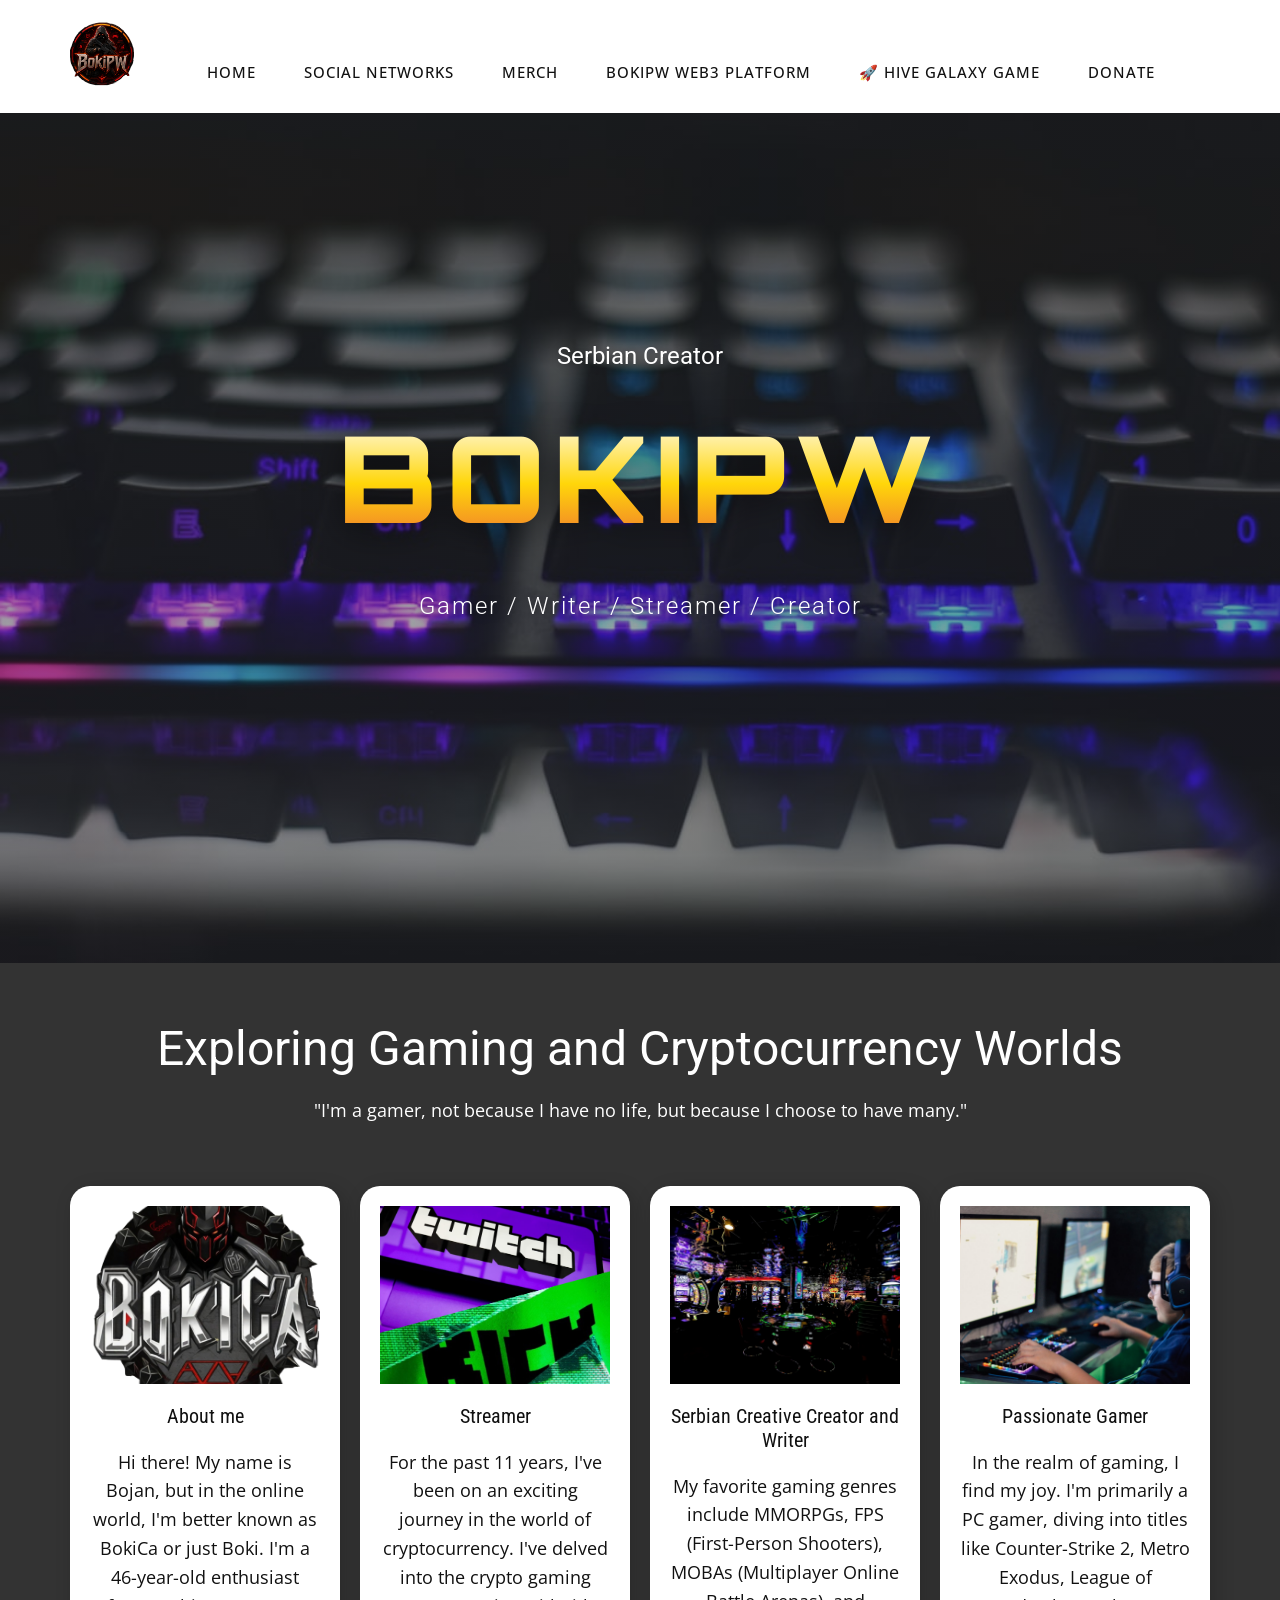
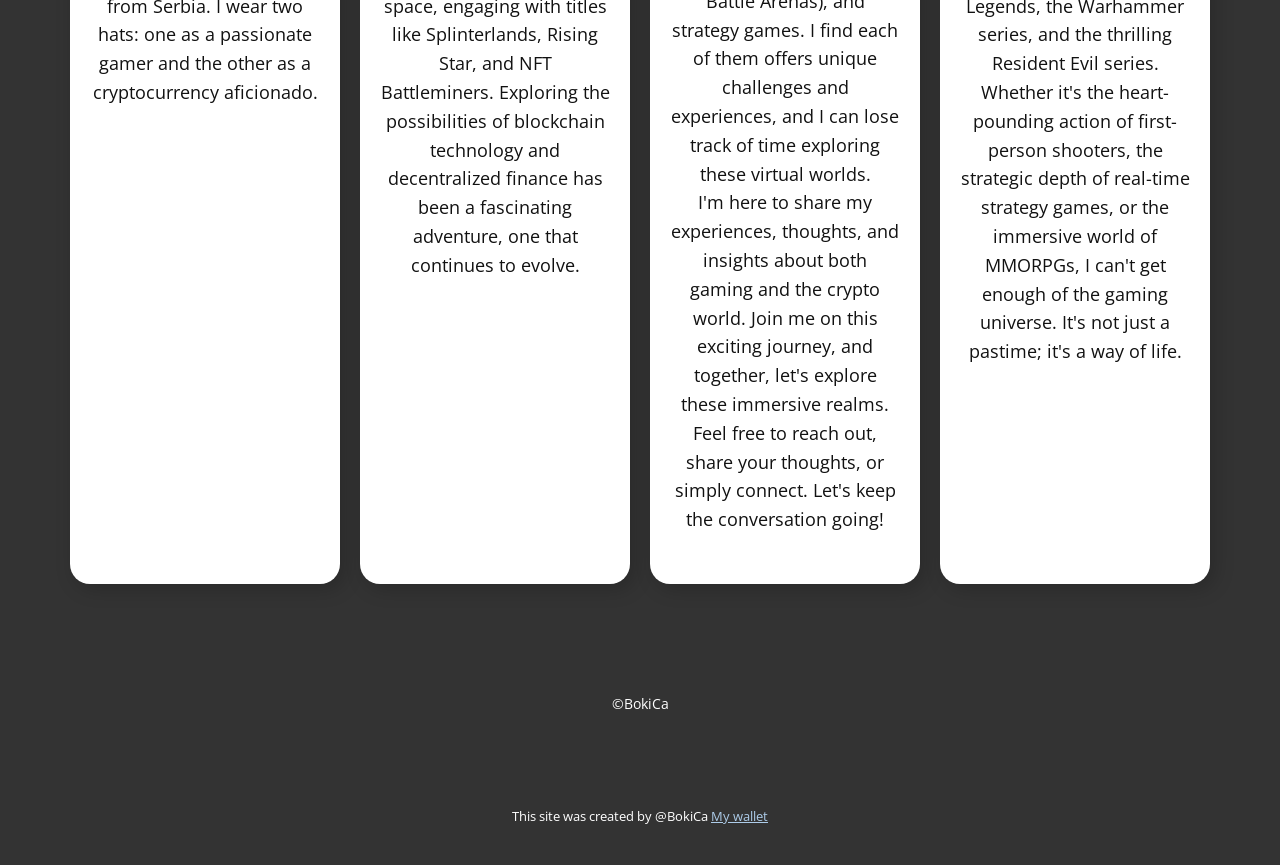
<file: index.html>
<!DOCTYPE html>
<html style="font-size: 16px;" lang="en"><head>
    <meta name="viewport" content="width=device-width, initial-scale=1.0">
    <meta charset="utf-8">
    <meta name="keywords" content="Passionate Gamer, Crypto Aficionado, Exploring Gaming and Cryptocurrency Worlds, Gaming Enthusiast, Diving into Thrilling Gaming Titles, Joy in PC Gaming and Crypto Space, Blockchain Gaming, Streamer Life, Embracing Gaming Universe and Blockchain, Serbian Enthusiast in Gaming and Crypto, Crypto Aficionado">
    <meta name="description" content="BOKIPW — Bojan, gamer and crypto enthusiast from Serbia. Catch live streams, gaming content, crypto games like Splinterlands and Rising Star, and more.">
    <title>BOKIPW | Home — Gaming &amp; Crypto Streamer</title>
    <link rel="stylesheet" href="nicepage.css" media="screen">
<link rel="stylesheet" href="index.css" media="screen">
    <script class="u-script" type="text/javascript" src="jquery.js" defer=""></script>
    <script class="u-script" type="text/javascript" src="nicepage.js" defer=""></script>
    <meta name="generator" content="Nicepage 6.18.1, nicepage.com">
    <link rel="icon" type="image/png" href="images/favicon.png">
    <link id="u-theme-google-font" rel="stylesheet" href="https://fonts.googleapis.com/css?family=Roboto:100,100i,300,300i,400,400i,500,500i,700,700i,900,900i|Open+Sans:300,300i,400,400i,500,500i,600,600i,700,700i,800,800i">
    <link id="u-page-google-font" rel="stylesheet" href="https://fonts.googleapis.com/css?family=Lato:100,100i,300,300i,400,400i,700,700i,900,900i|Roboto:100,100i,300,300i,400,400i,500,500i,700,700i,900,900i|Roboto+Condensed:100,100i,200,200i,300,300i,400,400i,500,500i,600,600i,700,700i,800,800i,900,900i">
    <link rel="stylesheet" href="https://fonts.googleapis.com/css2?family=Orbitron:wght@700;900&display=swap">
    
    
    
    
    <script type="application/ld+json">{
		"@context": "http://schema.org",
		"@type": "Organization",
		"name": "BOKIPW",
		"logo": "images/logo-web.png"
}</script>
    <meta name="theme-color" content="#478ac9">
    <meta property="og:title" content="BOKIPW | Home — Gaming &amp; Crypto Streamer">
    <meta property="og:type" content="website">
  <meta data-intl-tel-input-cdn-path="intlTelInput/"></head>
  <body data-home-page="Home.html" data-home-page-title="Home" data-path-to-root="./" data-include-products="false" class="u-body u-xl-mode" data-lang="en"><header class="u-clearfix u-header u-header" id="sec-3eed"><div class="u-clearfix u-sheet u-valign-middle u-sheet-1">
        <a href="#" class="u-image u-logo u-image-1" data-image-width="500" data-image-height="500">
          <img src="images/logo-web.png" class="u-logo-image u-logo-image-1">
        </a>
        <nav class="u-menu u-menu-dropdown u-offcanvas u-menu-1">
          <div class="menu-collapse" style="font-size: 1rem; letter-spacing: 0px;">
            <a class="u-button-style u-custom-left-right-menu-spacing u-custom-padding-bottom u-custom-top-bottom-menu-spacing u-nav-link u-text-active-palette-1-base u-text-hover-palette-2-base" href="#">
              <svg class="u-svg-link" viewBox="0 0 24 24"><use xlink:href="#menu-hamburger"></use></svg>
              <svg class="u-svg-content" version="1.1" id="menu-hamburger" viewBox="0 0 16 16" x="0px" y="0px" xmlns:xlink="http://www.w3.org/1999/xlink" xmlns="http://www.w3.org/2000/svg"><g><rect y="1" width="16" height="2"></rect><rect y="7" width="16" height="2"></rect><rect y="13" width="16" height="2"></rect>
</g></svg>
            </a>
          </div>
          <div class="u-nav-container">
            <ul class="u-nav u-unstyled u-nav-1"><li class="u-nav-item"><a class="u-button-style u-nav-link u-text-active-palette-1-base u-text-hover-palette-2-base" href="./" style="padding: 10px 20px;">Home</a>
</li><li class="u-nav-item"><a class="u-button-style u-nav-link u-text-active-palette-1-base u-text-hover-palette-2-base" href="Social-Networks.html" style="padding: 10px 20px;">Social Networks</a>
</li><li class="u-nav-item"><a class="u-button-style u-nav-link u-text-active-palette-1-base u-text-hover-palette-2-base" href="Merch.html" style="padding: 10px 20px;">Merch</a>
</li><li class="u-nav-item"><a class="u-button-style u-nav-link u-text-active-palette-1-base u-text-hover-palette-2-base" href="bocrypto/index.html" style="padding: 10px 20px;">BOKIPW WEB3 Platform</a></li><li class="u-nav-item"><a class="u-button-style u-nav-link u-text-active-palette-1-base u-text-hover-palette-2-base" href="https://bokipw.github.io/hive-galaxy/" target="_blank" rel="noopener" style="padding: 10px 20px;">🚀 HIVE GALAXY Game</a></li><li class="u-nav-item"><a class="u-button-style u-nav-link u-text-active-palette-1-base u-text-hover-palette-2-base" href="Donate.html" style="padding: 10px 20px;">Donate</a>
</li></ul>
          </div>
          <div class="u-nav-container-collapse">
            <div class="u-black u-container-style u-inner-container-layout u-opacity u-opacity-95 u-sidenav">
              <div class="u-inner-container-layout u-sidenav-overflow">
                <div class="u-menu-close"></div>
                <ul class="u-align-center u-nav u-popupmenu-items u-unstyled u-nav-2"><li class="u-nav-item"><a class="u-button-style u-nav-link" href="./">Home</a>
</li><li class="u-nav-item"><a class="u-button-style u-nav-link" href="Social-Networks.html">Social Networks</a>
</li><li class="u-nav-item"><a class="u-button-style u-nav-link" href="Merch.html">Merch</a>
</li><li class="u-nav-item"><a class="u-button-style u-nav-link" href="bocrypto/index.html">BOKIPW WEB3 Platform</a></li><li class="u-nav-item"><a class="u-button-style u-nav-link" href="https://bokipw.github.io/hive-galaxy/" target="_blank" rel="noopener">🚀 HIVE GALAXY Game</a></li><li class="u-nav-item"><a class="u-button-style u-nav-link" href="Donate.html">Donate</a>
</li></ul>
              </div>
            </div>
            <div class="u-black u-menu-overlay u-opacity u-opacity-70"></div>
          </div>
        </nav>
      </div></header> 
    <section class="u-align-center u-clearfix u-container-align-center u-image u-shading u-section-1" id="carousel_790c" data-image-width="1080" data-image-height="720">
      <div class="u-clearfix u-sheet u-sheet-1">
        <h4 class="u-align-center u-text u-text-default u-text-1" data-animation-name="customAnimationIn" data-animation-duration="1500">Serbian Creator</h4>
        <h1 class="u-align-center u-text u-text-default u-text-2" data-animation-name="customAnimationIn" data-animation-duration="1500" data-animation-delay="500">BOKIPW </h1>
        <h3 class="u-align-center u-text u-text-body-alt-color u-text-3" data-animation-name="customAnimationIn" data-animation-duration="1500" data-animation-delay="500">Gamer / Writer / Streamer / Creator<span style="font-weight: 700;"></span>
        </h3>
      </div>
    </section>
    <section class="u-align-center u-clearfix u-container-align-center u-grey-80 u-section-2" id="carousel_fe1c">
      
      
      
      
      
      
      
      
      
      
      
      
      
      
      
      
      
      
      
      
      
      
      
      
      
      
      
      <div class="u-clearfix u-sheet u-valign-middle u-sheet-1">
        <h2 class="u-align-center u-text u-text-default u-text-1">Exploring Gaming and Cryptocurrency Worlds</h2>
        <p class="u-align-center u-text u-text-2">"I'm a gamer, not because I have no life, but because I choose to have many." </p>
        <div class="u-expanded-width u-list u-list-1">
          <div class="u-repeater u-repeater-1">
            <div class="u-align-center u-container-align-center u-container-style u-list-item u-radius-20 u-repeater-item u-shape-round u-white u-list-item-1">
              <div class="u-container-layout u-similar-container u-container-layout-1">
                <img class="u-expanded-width u-image u-image-default u-image-1" src="images/374207641_10229743266668938_2409367158348634727_n-removebg-preview.png" alt="" data-image-width="500" data-image-height="500">
                <h4 class="u-custom-font u-font-roboto-condensed u-hover-feature u-text u-text-3">About me<br>
                </h4>
                <p class="u-hover-feature u-text u-text-4">Hi there! ​My name is Bojan, but in the online world, I'm better known as BokiCa or just Boki. I'm a 46-year-old enthusiast from Serbia. I wear two hats: one as a passionate gamer and the other as a cryptocurrency aficionado.</p>
              </div>
            </div>
            <div class="u-align-center u-container-align-center u-container-style u-list-item u-radius-20 u-repeater-item u-shape-round u-video-cover u-white u-list-item-2">
              <div class="u-container-layout u-similar-container u-container-layout-2">
                <img class="u-expanded-width u-image u-image-default u-image-2" src="images/twitch-kick-crop.png" alt="" data-image-width="1200" data-image-height="1200">
                <h4 class="u-custom-font u-font-roboto-condensed u-hover-feature u-text u-text-5">Streamer </h4>
                <p class="u-hover-feature u-text u-text-6">For the past 11 years, I've been on an exciting journey in the world of cryptocurrency. I've delved into the crypto gaming space, engaging with titles like Splinterlands, Rising Star, and NFT Battleminers. Exploring the possibilities of blockchain technology and decentralized finance has been a fascinating adventure, one that continues to evolve. </p>
              </div>
            </div>
            <div class="u-align-center u-container-align-center u-container-style u-list-item u-radius-20 u-repeater-item u-shape-round u-video-cover u-white u-list-item-3">
              <div class="u-container-layout u-similar-container u-container-layout-3">
                <img class="u-expanded-width u-image u-image-default u-image-3" src="images/photo-1543068658-74cb66994079.jpeg" alt="" data-image-width="425" data-image-height="283">
                <h4 class="u-custom-font u-font-roboto-condensed u-hover-feature u-text u-text-7">Serbian Creative Creator and Writer<br>
                </h4>
                <p class="u-hover-feature u-text u-text-8"> My favorite gaming genres include MMORPGs, FPS (First-Person Shooters), MOBAs (Multiplayer Online Battle Arenas), and strategy games. I find each of them offers unique challenges and experiences, and I can lose track of time exploring these virtual worlds.<br>I'm here to share my experiences, thoughts, and insights about both gaming and the crypto world. Join me on this exciting journey, and together, let's explore these immersive realms.<br>Feel free to reach out, share your thoughts, or simply connect. Let's keep the conversation going! 
                </p>
              </div>
            </div>
            <div class="u-align-center u-container-align-center u-container-style u-list-item u-radius-20 u-repeater-item u-shape-round u-video-cover u-white u-list-item-4">
              <div class="u-container-layout u-similar-container u-container-layout-4">
                <img class="u-expanded-width u-image u-image-default u-image-4" src="images/photo-1548686304-89d188a80029.jpeg" alt="" data-image-width="1080" data-image-height="720">
                <h4 class="u-custom-font u-font-roboto-condensed u-hover-feature u-text u-text-9">Passionate Gamer</h4>
                <p class="u-hover-feature u-text u-text-10"> In the realm of gaming, I find my joy. I'm primarily a PC gamer, diving into titles like Counter-Strike 2, Metro Exodus, League of Legends, the Warhammer series, and the thrilling Resident Evil series. Whether it's the heart-pounding action of first-person shooters, the strategic depth of real-time strategy games, or the immersive world of MMORPGs, I can't get enough of the gaming universe. It's not just a pastime; it's a way of life. </p>
              </div>
            </div>
          </div>
        </div>
      </div>
    </section>
    
    
    
    <footer class="u-align-center u-clearfix u-container-align-center u-footer u-grey-80 u-footer" id="sec-1446"><div class="u-clearfix u-sheet u-sheet-1">
        <p class="u-small-text u-text u-text-variant u-text-1">©BokiCa </p>
      </div></footer>
    <section class="u-backlink u-clearfix u-grey-80">
      <p class="u-text">
        <span>This site was created by @BokiCa </span>
        <a class="u-link" href="https://ud.me/boki.unstoppable" target="_blank" rel="nofollow">
          <span>my wallet</span>
        </a>
      </p>
    </section>
  
</body></html>
</file>
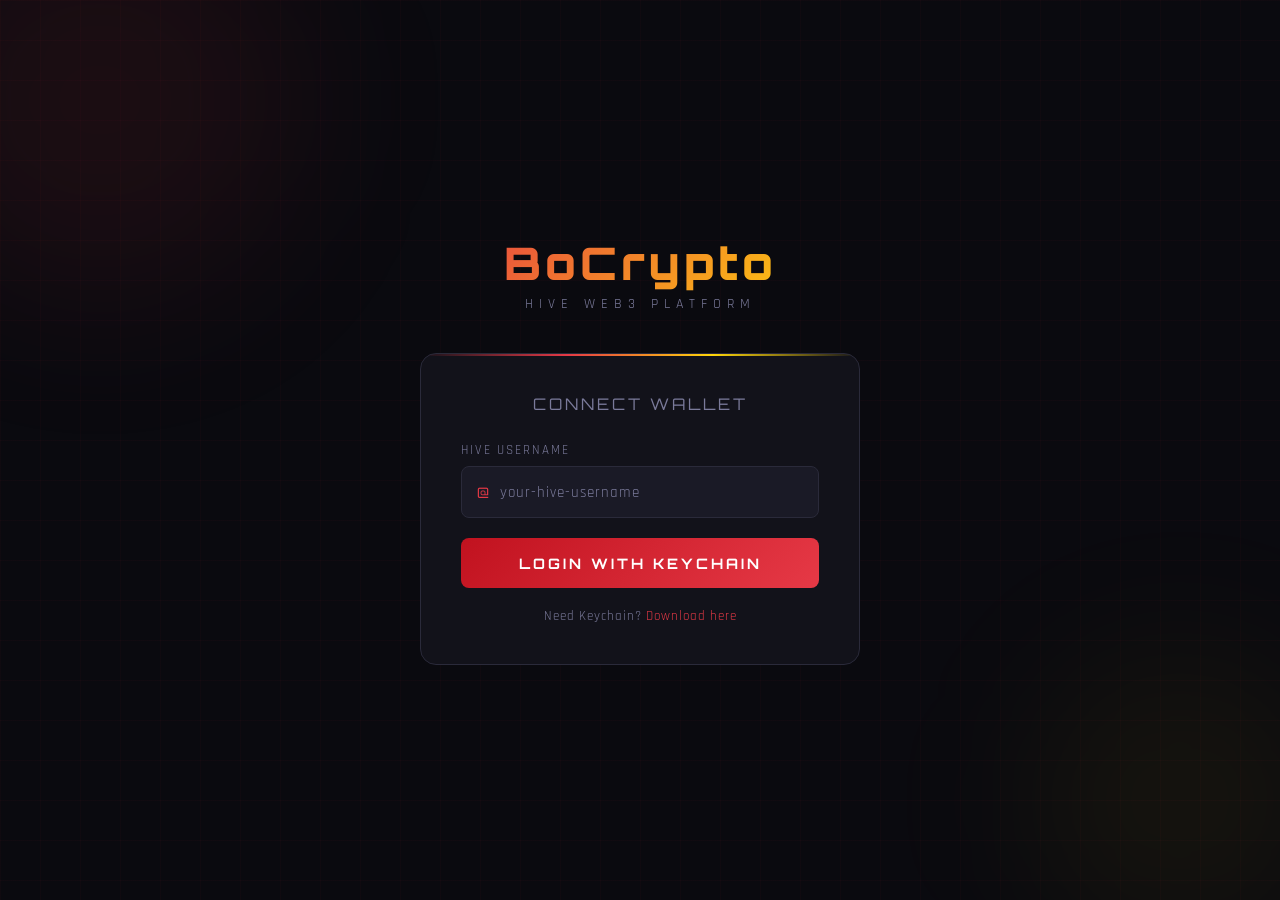
<file: bocrypto/index.html>
<!DOCTYPE html>
<html lang="en">
<head>
<meta charset="UTF-8">
<meta name="viewport" content="width=device-width, initial-scale=1.0">
<title>BoCrypto — Hive Login</title>
<link href="https://fonts.googleapis.com/css2?family=Orbitron:wght@400;700;900&family=Rajdhani:wght@300;400;600&display=swap" rel="stylesheet">
<style>
  * { margin: 0; padding: 0; box-sizing: border-box; }
  :root {
    --red: #e63946; --red-dark: #c1121f; --gold: #ffd60a;
    --bg: #0a0a0f; --surface: #12121a; --surface2: #1a1a26;
    --border: #2a2a3a; --text: #e8e8f0; --text-dim: #7a7a9a;
  }
  body { font-family:'Rajdhani',sans-serif; background:var(--bg); color:var(--text); min-height:100vh; display:flex; align-items:center; justify-content:center; overflow:hidden; position:relative; }
  body::before { content:''; position:fixed; inset:0; background-image:linear-gradient(rgba(230,57,70,0.03) 1px,transparent 1px),linear-gradient(90deg,rgba(230,57,70,0.03) 1px,transparent 1px); background-size:40px 40px; animation:gridMove 20s linear infinite; }
  @keyframes gridMove { 0%{transform:translateY(0)} 100%{transform:translateY(40px)} }
  .orb { position:fixed; border-radius:50%; filter:blur(80px); pointer-events:none; }
  .orb-1 { width:400px; height:400px; background:rgba(230,57,70,0.08); top:-100px; left:-100px; animation:float1 8s ease-in-out infinite; }
  .orb-2 { width:300px; height:300px; background:rgba(255,214,10,0.05); bottom:-50px; right:-50px; animation:float2 10s ease-in-out infinite; }
  @keyframes float1 { 0%,100%{transform:translate(0,0)} 50%{transform:translate(30px,30px)} }
  @keyframes float2 { 0%,100%{transform:translate(0,0)} 50%{transform:translate(-20px,-20px)} }
  .container { position:relative; z-index:10; width:100%; max-width:480px; padding:20px; }
  .logo { text-align:center; margin-bottom:40px; animation:fadeDown 0.6s ease both; }
  .logo-text { font-family:'Orbitron',monospace; font-size:2.8rem; font-weight:900; letter-spacing:4px; background:linear-gradient(135deg,var(--red) 0%,var(--gold) 100%); -webkit-background-clip:text; -webkit-text-fill-color:transparent; background-clip:text; }
  .logo-sub { font-size:0.85rem; letter-spacing:6px; color:var(--text-dim); text-transform:uppercase; margin-top:4px; }
  .card { background:var(--surface); border:1px solid var(--border); border-radius:16px; padding:40px; position:relative; overflow:hidden; animation:fadeUp 0.6s ease 0.2s both; }
  .card::before { content:''; position:absolute; top:0; left:0; right:0; height:2px; background:linear-gradient(90deg,transparent,var(--red),var(--gold),transparent); }
  .card-title { font-family:'Orbitron',monospace; font-size:1rem; letter-spacing:3px; color:var(--text-dim); text-transform:uppercase; margin-bottom:28px; text-align:center; }
  .input-group { margin-bottom:20px; }
  .input-label { display:block; font-size:0.8rem; letter-spacing:2px; color:var(--text-dim); text-transform:uppercase; margin-bottom:8px; }
  .input-wrap { position:relative; }
  .input-wrap::before { content:'@'; position:absolute; left:16px; top:50%; transform:translateY(-50%); color:var(--red); font-family:'Orbitron',monospace; font-size:0.9rem; }
  input { width:100%; background:var(--surface2); border:1px solid var(--border); border-radius:8px; padding:14px 16px 14px 38px; color:var(--text); font-family:'Rajdhani',sans-serif; font-size:1.1rem; letter-spacing:1px; transition:border-color 0.2s,box-shadow 0.2s; outline:none; }
  input:focus { border-color:var(--red); box-shadow:0 0 0 3px rgba(230,57,70,0.1); }
  input::placeholder { color:var(--text-dim); font-size:0.95rem; }
  .btn { width:100%; padding:16px; background:linear-gradient(135deg,var(--red-dark),var(--red)); border:none; border-radius:8px; color:white; font-family:'Orbitron',monospace; font-size:0.9rem; font-weight:700; letter-spacing:3px; text-transform:uppercase; cursor:pointer; transition:all 0.2s; position:relative; overflow:hidden; }
  .btn::before { content:''; position:absolute; top:0; left:-100%; width:100%; height:100%; background:linear-gradient(90deg,transparent,rgba(255,255,255,0.1),transparent); transition:left 0.4s; }
  .btn:hover::before { left:100%; }
  .btn:hover { transform:translateY(-1px); box-shadow:0 8px 25px rgba(230,57,70,0.4); }
  .btn:active { transform:translateY(0); }
  .btn:disabled { opacity:0.5; cursor:not-allowed; transform:none; }
  .status { margin-top:16px; padding:12px 16px; border-radius:8px; font-size:0.9rem; letter-spacing:1px; display:none; animation:fadeIn 0.3s ease; }
  .status.error { display:block; background:rgba(230,57,70,0.1); border:1px solid rgba(230,57,70,0.3); color:#ff6b78; }
  .status.info { display:block; background:rgba(255,214,10,0.08); border:1px solid rgba(255,214,10,0.2); color:var(--gold); }
  .keychain-note { text-align:center; margin-top:20px; font-size:0.8rem; color:var(--text-dim); letter-spacing:1px; }
  .keychain-note a { color:var(--red); text-decoration:none; }
  #dashboard { display:none; animation:fadeUp 0.5s ease both; }
  .user-header { display:flex; align-items:center; gap:16px; margin-bottom:28px; padding-bottom:20px; border-bottom:1px solid var(--border); }
  .avatar { width:52px; height:52px; border-radius:50%; background:linear-gradient(135deg,var(--red),var(--gold)); display:flex; align-items:center; justify-content:center; font-family:'Orbitron',monospace; font-size:1.2rem; font-weight:900; color:white; flex-shrink:0; }
  .user-info h2 { font-family:'Orbitron',monospace; font-size:1rem; color:var(--text); }
  .user-info p { font-size:0.8rem; color:var(--text-dim); letter-spacing:1px; margin-top:2px; }
  .logout-btn { margin-left:auto; background:none; border:1px solid var(--border); color:var(--text-dim); padding:6px 14px; border-radius:6px; font-family:'Rajdhani',sans-serif; font-size:0.85rem; letter-spacing:1px; cursor:pointer; transition:all 0.2s; }
  .logout-btn:hover { border-color:var(--red); color:var(--red); }
  .balances-title { font-family:'Orbitron',monospace; font-size:0.75rem; letter-spacing:3px; color:var(--text-dim); text-transform:uppercase; margin-bottom:16px; }
  .balances-grid { display:grid; grid-template-columns:1fr 1fr; gap:12px; }
  .balance-card { background:var(--surface2); border:1px solid var(--border); border-radius:10px; padding:16px; transition:border-color 0.2s,transform 0.2s; position:relative; overflow:hidden; }
  .balance-card:hover { border-color:var(--red); transform:translateY(-2px); }
  .balance-card::after { content:''; position:absolute; bottom:0; left:0; right:0; height:2px; opacity:0; transition:opacity 0.2s; }
  .balance-card:hover::after { opacity:1; }
  .balance-card.hive::after { background:linear-gradient(90deg,#e63946,#ff6b78); }
  .balance-card.hbd::after { background:linear-gradient(90deg,#ffd60a,#ffb700); }
  .balance-card.token::after { background:linear-gradient(90deg,#4cc9f0,#4361ee); }
  .token-symbol { font-family:'Orbitron',monospace; font-size:0.7rem; letter-spacing:2px; color:var(--text-dim); margin-bottom:8px; }
  .token-amount { font-family:'Orbitron',monospace; font-size:1.3rem; font-weight:700; color:var(--text); }
  .token-amount.loading { color:var(--text-dim); font-size:0.9rem; animation:pulse 1.5s ease-in-out infinite; }
  @keyframes pulse { 0%,100%{opacity:1} 50%{opacity:0.4} }
  @keyframes fadeDown { from{opacity:0;transform:translateY(-20px)} to{opacity:1;transform:translateY(0)} }
  @keyframes fadeUp { from{opacity:0;transform:translateY(20px)} to{opacity:1;transform:translateY(0)} }
  @keyframes fadeIn { from{opacity:0} to{opacity:1} }
  .shop-link { display:block; margin-top:20px; padding:16px; background:linear-gradient(135deg,#c1121f,#e63946); border-radius:8px; color:white; font-family:'Orbitron',monospace; font-size:0.85rem; font-weight:700; letter-spacing:3px; text-transform:uppercase; text-align:center; text-decoration:none; transition:all 0.2s; }
  .shop-link:hover { transform:translateY(-1px); box-shadow:0 8px 25px rgba(230,57,70,0.4); }
</style>
</head>
<body>
<div class="orb orb-1"></div>
<div class="orb orb-2"></div>
<div class="container">
  <div class="logo">
    <div class="logo-text">BoCrypto</div>
    <div class="logo-sub">Hive Web3 Platform</div>
  </div>
  <div class="card" id="loginCard">
    <div class="card-title">Connect Wallet</div>
    <div class="input-group">
      <label class="input-label" for="username">Hive Username</label>
      <div class="input-wrap">
        <input type="text" id="username" placeholder="your-hive-username" autocomplete="off" />
      </div>
    </div>
    <button class="btn" id="loginBtn" onclick="loginWithKeychain()">Login with Keychain</button>
    <div class="status" id="statusMsg"></div>
    <div class="keychain-note">Need Keychain? <a href="https://hive-keychain.com" target="_blank">Download here</a></div>
  </div>
  <div class="card" id="dashboard">
    <div class="user-header">
      <div class="avatar" id="avatarEl">?</div>
      <div class="user-info">
        <h2 id="displayName">Loading...</h2>
        <p>HIVE ACCOUNT</p>
      </div>
      <button class="logout-btn" onclick="logout()">Logout</button>
    </div>
    <div class="balances-title">Token Balances</div>
    <div class="balances-grid">
      <div class="balance-card hive"><div class="token-symbol">HIVE</div><div class="token-amount loading" id="bal-HIVE">Loading...</div></div>
      <div class="balance-card hbd"><div class="token-symbol">HBD</div><div class="token-amount loading" id="bal-HBD">Loading...</div></div>
      <div class="balance-card token"><div class="token-symbol">BPW</div><div class="token-amount loading" id="bal-BPW">Loading...</div></div>
      <div class="balance-card token"><div class="token-symbol">BOCRYPTO</div><div class="token-amount loading" id="bal-BOCRYPTO">Loading...</div></div>
      <div class="balance-card token" style="grid-column:span 2"><div class="token-symbol">BCM</div><div class="token-amount loading" id="bal-BCM">Loading...</div></div>
    </div>
    <a href="shop.html" class="shop-link">🛒 ENTER SHOP</a>
    <a href="dungeon.html" style="display:block;margin-top:12px;padding:14px;background:linear-gradient(135deg,#1a0a0a,#4a1010);border:1px solid #5a2020;border-radius:8px;color:#c43030;font-family:'Orbitron',monospace;font-size:0.8rem;font-weight:700;letter-spacing:3px;text-transform:uppercase;text-align:center;text-decoration:none;transition:all 0.2s;" onmouseover="this.style.borderColor='#e63946';this.style.color='#e63946'" onmouseout="this.style.borderColor='#5a2020';this.style.color='#c43030'">⚔ BOCRYPTO DUNGEON</a>
    <a href="leaderboard.html" style="display:block;margin-top:12px;padding:14px;background:none;border:1px solid var(--border);border-radius:8px;color:var(--text-dim);font-family:'Orbitron',monospace;font-size:0.8rem;font-weight:700;letter-spacing:3px;text-transform:uppercase;text-align:center;text-decoration:none;transition:all 0.2s;" onmouseover="this.style.borderColor='var(--red)';this.style.color='var(--red)'" onmouseout="this.style.borderColor='var(--border)';this.style.color='var(--text-dim)'">🏆 LEADERBOARD</a>
    <a href="faucet.html" style="display:block;margin-top:12px;padding:14px;background:none;border:1px solid var(--border);border-radius:8px;color:var(--text-dim);font-family:'Orbitron',monospace;font-size:0.8rem;font-weight:700;letter-spacing:3px;text-transform:uppercase;text-align:center;text-decoration:none;transition:all 0.2s;" onmouseover="this.style.borderColor='var(--red)';this.style.color='var(--red)'" onmouseout="this.style.borderColor='var(--border)';this.style.color='var(--text-dim)'">⚡ BPW FAUCET</a>
    <a href="https://bokipw.github.io/hive-galaxy/" target="_blank" rel="noopener" style="display:block;margin-top:12px;padding:14px;background:linear-gradient(135deg,#0a1030,#1a2a6a);border:1px solid #3a5ad0;border-radius:8px;color:#6aa0ff;font-family:'Orbitron',monospace;font-size:0.8rem;font-weight:700;letter-spacing:3px;text-transform:uppercase;text-align:center;text-decoration:none;transition:all 0.2s;" onmouseover="this.style.borderColor='#8ab8ff';this.style.color='#8ab8ff'" onmouseout="this.style.borderColor='#3a5ad0';this.style.color='#6aa0ff'">🚀 HIVE GALAXY</a>
  </div>
</div>
<script>
  let currentUser = null;

  window.addEventListener('load', function() {
    const saved = sessionStorage.getItem('bocrypto_user');
    if (saved) { currentUser = saved; showDashboard(saved); }
  });

  function showStatus(msg, type) { const el=document.getElementById('statusMsg'); el.textContent=msg; el.className='status '+type; }
  function hideStatus() { document.getElementById('statusMsg').className='status'; }

  async function loginWithKeychain() {
    const username = document.getElementById('username').value.trim().toLowerCase();
    if (!username) { showStatus('Please enter your Hive username.','error'); return; }
    if (typeof window.hive_keychain==='undefined') { showStatus('Hive Keychain not detected. Please install the browser extension.','error'); return; }
    const btn = document.getElementById('loginBtn');
    btn.disabled=true; btn.textContent='Connecting...';
    showStatus('Waiting for Keychain confirmation...','info');
    window.hive_keychain.requestSignBuffer(username,`BoCrypto Login - ${Date.now()}`,'Posting',function(response){
      btn.disabled=false; btn.textContent='Login with Keychain';
      if (response.success) {
        currentUser=username;
        sessionStorage.setItem('bocrypto_user',username);
        hideStatus();
        showDashboard(username);
      } else {
        showStatus(response.message||'Login cancelled or failed.','error');
      }
    });
  }

  function showDashboard(username) {
    document.getElementById('loginCard').style.display='none';
    document.getElementById('dashboard').style.display='block';
    document.getElementById('avatarEl').textContent=username[0].toUpperCase();
    document.getElementById('displayName').textContent='@'+username;
    loadHiveBalances(username);
    loadHiveEngineBalances(username);
  }

  async function loadHiveBalances(username) {
    try {
      const res=await fetch('https://api.hive.blog',{method:'POST',headers:{'Content-Type':'application/json'},body:JSON.stringify({jsonrpc:'2.0',method:'condenser_api.get_accounts',params:[[username]],id:1})});
      const data=await res.json(); const account=data.result[0];
      if(account){
        document.getElementById('bal-HIVE').textContent=parseFloat(account.balance).toFixed(3); document.getElementById('bal-HIVE').className='token-amount';
        document.getElementById('bal-HBD').textContent=parseFloat(account.hbd_balance).toFixed(3); document.getElementById('bal-HBD').className='token-amount';
      }
    } catch(e){document.getElementById('bal-HIVE').textContent='Error';document.getElementById('bal-HBD').textContent='Error';}
  }

  async function loadHiveEngineBalances(username) {
    const tokens=['BPW','BOCRYPTO','BCM'];
    try {
      const res=await fetch('https://api.hive-engine.com/rpc/contracts',{method:'POST',headers:{'Content-Type':'application/json'},body:JSON.stringify({jsonrpc:'2.0',method:'find',params:{contract:'tokens',table:'balances',query:{account:username,symbol:{'$in':tokens}},limit:10,offset:0},id:1})});
      const data=await res.json();
      tokens.forEach(t=>{document.getElementById('bal-'+t).textContent='0.000';document.getElementById('bal-'+t).className='token-amount';});
      (data.result||[]).forEach(b=>{const el=document.getElementById('bal-'+b.symbol);if(el){el.textContent=parseFloat(b.balance).toFixed(3);el.className='token-amount';}});
    } catch(e){tokens.forEach(t=>{const el=document.getElementById('bal-'+t);if(el)el.textContent='Error';});}
  }

  function logout() {
    currentUser=null;
    sessionStorage.removeItem('bocrypto_user');
    document.getElementById('dashboard').style.display='none';
    document.getElementById('loginCard').style.display='block';
    document.getElementById('username').value='';
    hideStatus();
  }

  document.getElementById('username').addEventListener('keydown',function(e){if(e.key==='Enter')loginWithKeychain();});
</script>
</body>
</html>
</file>
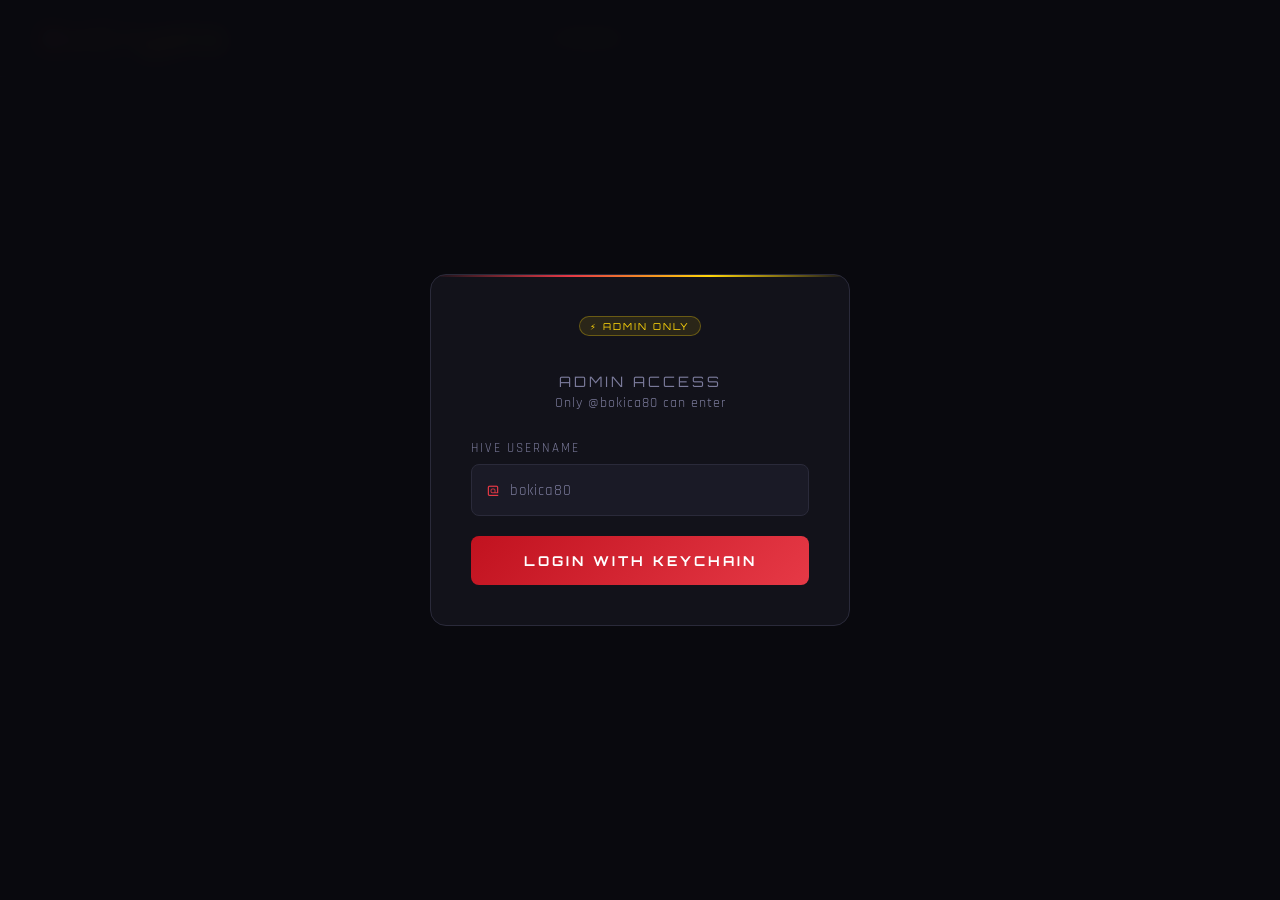
<file: admin.html>
<!DOCTYPE html>
<html lang="en">
<head>
<meta charset="UTF-8">
<meta name="viewport" content="width=device-width, initial-scale=1.0">
<title>BoCrypto — Admin</title>
<link href="https://fonts.googleapis.com/css2?family=Orbitron:wght@400;700;900&family=Rajdhani:wght@300;400;600&display=swap" rel="stylesheet">
<style>
  * { margin:0; padding:0; box-sizing:border-box; }
  :root { --red:#e63946; --red-dark:#c1121f; --gold:#ffd60a; --bg:#0a0a0f; --surface:#12121a; --surface2:#1a1a26; --border:#2a2a3a; --text:#e8e8f0; --text-dim:#7a7a9a; --green:#50c878; }
  body { font-family:'Rajdhani',sans-serif; background:var(--bg); color:var(--text); min-height:100vh; position:relative; overflow-x:hidden; }
  body::before { content:''; position:fixed; inset:0; background-image:linear-gradient(rgba(230,57,70,0.03) 1px,transparent 1px),linear-gradient(90deg,rgba(230,57,70,0.03) 1px,transparent 1px); background-size:40px 40px; animation:gridMove 20s linear infinite; pointer-events:none; z-index:0; }
  @keyframes gridMove { 0%{transform:translateY(0)} 100%{transform:translateY(40px)} }
  .orb { position:fixed; border-radius:50%; filter:blur(80px); pointer-events:none; z-index:0; }
  .orb-1 { width:400px; height:400px; background:rgba(230,57,70,0.08); top:-100px; left:-100px; animation:float1 8s ease-in-out infinite; }
  .orb-2 { width:300px; height:300px; background:rgba(255,214,10,0.05); bottom:-50px; right:-50px; animation:float2 10s ease-in-out infinite; }
  @keyframes float1 { 0%,100%{transform:translate(0,0)} 50%{transform:translate(30px,30px)} }
  @keyframes float2 { 0%,100%{transform:translate(0,0)} 50%{transform:translate(-20px,-20px)} }

  /* LOGIN */
  #loginOverlay { position:fixed; inset:0; background:rgba(10,10,15,0.97); z-index:100; display:flex; align-items:center; justify-content:center; backdrop-filter:blur(10px); }
  .login-box { background:var(--surface); border:1px solid var(--border); border-radius:16px; padding:40px; width:100%; max-width:420px; position:relative; overflow:hidden; animation:fadeUp 0.5s ease both; }
  .login-box::before { content:''; position:absolute; top:0; left:0; right:0; height:2px; background:linear-gradient(90deg,transparent,var(--red),var(--gold),transparent); }
  .login-title { font-family:'Orbitron',monospace; font-size:0.9rem; letter-spacing:3px; color:var(--text-dim); text-transform:uppercase; margin-bottom:4px; text-align:center; }
  .login-sub { font-size:0.85rem; color:var(--text-dim); text-align:center; margin-bottom:28px; letter-spacing:1px; }
  .admin-badge { display:inline-block; background:rgba(255,214,10,0.1); border:1px solid rgba(255,214,10,0.3); color:var(--gold); font-family:'Orbitron',monospace; font-size:0.6rem; letter-spacing:2px; padding:3px 10px; border-radius:20px; margin-bottom:20px; }
  .input-label { display:block; font-size:0.8rem; letter-spacing:2px; color:var(--text-dim); text-transform:uppercase; margin-bottom:8px; }
  .input-wrap { position:relative; margin-bottom:20px; }
  .input-wrap::before { content:'@'; position:absolute; left:16px; top:50%; transform:translateY(-50%); color:var(--red); font-family:'Orbitron',monospace; font-size:0.9rem; }
  input[type=text] { width:100%; background:var(--surface2); border:1px solid var(--border); border-radius:8px; padding:14px 16px 14px 38px; color:var(--text); font-family:'Rajdhani',sans-serif; font-size:1.1rem; letter-spacing:1px; transition:border-color 0.2s,box-shadow 0.2s; outline:none; }
  input[type=text]:focus { border-color:var(--red); box-shadow:0 0 0 3px rgba(230,57,70,0.1); }
  input[type=text]::placeholder { color:var(--text-dim); font-size:0.95rem; }
  .btn { width:100%; padding:16px; background:linear-gradient(135deg,var(--red-dark),var(--red)); border:none; border-radius:8px; color:white; font-family:'Orbitron',monospace; font-size:0.85rem; font-weight:700; letter-spacing:3px; text-transform:uppercase; cursor:pointer; transition:all 0.2s; position:relative; overflow:hidden; }
  .btn::before { content:''; position:absolute; top:0; left:-100%; width:100%; height:100%; background:linear-gradient(90deg,transparent,rgba(255,255,255,0.1),transparent); transition:left 0.4s; }
  .btn:hover::before { left:100%; }
  .btn:hover { transform:translateY(-1px); box-shadow:0 8px 25px rgba(230,57,70,0.4); }
  .btn:disabled { opacity:0.5; cursor:not-allowed; transform:none; }
  .status { margin-top:16px; padding:12px 16px; border-radius:8px; font-size:0.9rem; letter-spacing:1px; display:none; }
  .status.error { display:block; background:rgba(230,57,70,0.1); border:1px solid rgba(230,57,70,0.3); color:#ff6b78; }
  .status.info { display:block; background:rgba(255,214,10,0.08); border:1px solid rgba(255,214,10,0.2); color:var(--gold); }
  .status.success { display:block; background:rgba(80,200,120,0.1); border:1px solid rgba(80,200,120,0.3); color:var(--green); }

  /* HEADER */
  .header { position:relative; z-index:10; display:flex; align-items:center; justify-content:space-between; padding:20px 40px; border-bottom:1px solid var(--border); background:rgba(10,10,15,0.8); backdrop-filter:blur(10px); }
  .logo-text { font-family:'Orbitron',monospace; font-size:1.8rem; font-weight:900; letter-spacing:4px; background:linear-gradient(135deg,var(--red) 0%,var(--gold) 100%); -webkit-background-clip:text; -webkit-text-fill-color:transparent; background-clip:text; text-decoration:none; }
  .header-right { display:flex; align-items:center; gap:12px; }
  .nav-btn { padding:8px 20px; border-radius:6px; font-family:'Orbitron',monospace; font-size:0.7rem; letter-spacing:2px; cursor:pointer; transition:all 0.2s; text-decoration:none; border:1px solid var(--border); color:var(--text-dim); background:none; }
  .nav-btn:hover { border-color:var(--red); color:var(--red); }
  .nav-btn.active { background:linear-gradient(135deg,var(--red-dark),var(--red)); border:none; color:white; }
  .admin-tag { font-family:'Orbitron',monospace; font-size:0.6rem; letter-spacing:2px; padding:4px 10px; border-radius:20px; background:rgba(255,214,10,0.1); border:1px solid rgba(255,214,10,0.3); color:var(--gold); }

  /* MAIN */
  #adminMain { display:none; position:relative; z-index:10; max-width:1100px; margin:0 auto; padding:40px 20px; }
  .page-title { font-family:'Orbitron',monospace; font-size:1.6rem; font-weight:900; letter-spacing:4px; background:linear-gradient(135deg,var(--red),var(--gold)); -webkit-background-clip:text; -webkit-text-fill-color:transparent; background-clip:text; margin-bottom:4px; }
  .page-sub { font-size:0.8rem; color:var(--text-dim); letter-spacing:2px; margin-bottom:40px; }

  /* STATS ROW */
  .stats-row { display:grid; grid-template-columns:repeat(auto-fit,minmax(200px,1fr)); gap:16px; margin-bottom:40px; }
  .stat-card { background:var(--surface); border:1px solid var(--border); border-radius:12px; padding:20px; position:relative; overflow:hidden; }
  .stat-card::before { content:''; position:absolute; top:0; left:0; right:0; height:2px; background:linear-gradient(90deg,transparent,var(--red),var(--gold),transparent); }
  .stat-label { font-size:0.7rem; color:var(--text-dim); letter-spacing:2px; text-transform:uppercase; margin-bottom:8px; }
  .stat-value { font-family:'Orbitron',monospace; font-size:1.8rem; font-weight:900; color:var(--text); }
  .stat-value.gold { color:var(--gold); }
  .stat-value.green { color:var(--green); }
  .stat-value.red { color:var(--red); }

  /* ORDERS TABLE */
  .section-title { font-family:'Orbitron',monospace; font-size:0.85rem; letter-spacing:3px; color:var(--text-dim); text-transform:uppercase; margin-bottom:16px; display:flex; align-items:center; gap:12px; }
  .refresh-btn { font-size:0.65rem; padding:4px 12px; border:1px solid var(--border); border-radius:6px; background:none; color:var(--text-dim); cursor:pointer; font-family:'Orbitron',monospace; letter-spacing:1px; transition:all 0.2s; }
  .refresh-btn:hover { border-color:var(--gold); color:var(--gold); }

  .orders-wrap { background:var(--surface); border:1px solid var(--border); border-radius:16px; overflow:hidden; margin-bottom:40px; }
  .orders-table { width:100%; border-collapse:collapse; }
  .orders-table th { background:var(--surface2); font-family:'Orbitron',monospace; font-size:0.65rem; letter-spacing:2px; color:var(--text-dim); text-transform:uppercase; padding:14px 20px; text-align:left; border-bottom:1px solid var(--border); }
  .orders-table td { padding:16px 20px; border-bottom:1px solid var(--border); font-size:0.9rem; vertical-align:middle; }
  .orders-table tr:last-child td { border-bottom:none; }
  .orders-table tr:hover td { background:rgba(255,255,255,0.02); }

  .buyer-name { font-family:'Orbitron',monospace; font-size:0.85rem; color:var(--text); }
  .token-tag { font-family:'Orbitron',monospace; font-size:0.75rem; padding:3px 10px; border-radius:20px; background:rgba(230,57,70,0.1); border:1px solid rgba(230,57,70,0.3); color:var(--red); }
  .amount-val { font-family:'Orbitron',monospace; font-size:0.85rem; color:var(--gold); }
  .paid-val { font-family:'Orbitron',monospace; font-size:0.8rem; color:var(--text-dim); }
  .date-val { font-size:0.8rem; color:var(--text-dim); }

  .status-badge { display:inline-block; font-family:'Orbitron',monospace; font-size:0.6rem; letter-spacing:1px; padding:4px 10px; border-radius:20px; }
  .status-badge.pending { background:rgba(255,214,10,0.1); border:1px solid rgba(255,214,10,0.3); color:var(--gold); }
  .status-badge.sent { background:rgba(80,200,120,0.1); border:1px solid rgba(80,200,120,0.3); color:var(--green); }

  .send-btn { padding:8px 16px; background:linear-gradient(135deg,var(--red-dark),var(--red)); border:none; border-radius:6px; color:white; font-family:'Orbitron',monospace; font-size:0.65rem; letter-spacing:2px; cursor:pointer; transition:all 0.2s; white-space:nowrap; }
  .send-btn:hover { transform:translateY(-1px); box-shadow:0 4px 15px rgba(230,57,70,0.4); }
  .send-btn:disabled { opacity:0.4; cursor:not-allowed; transform:none; box-shadow:none; }
  .sent-label { font-family:'Orbitron',monospace; font-size:0.65rem; color:var(--green); letter-spacing:1px; }

  .empty-state { text-align:center; padding:60px 20px; color:var(--text-dim); font-size:0.9rem; letter-spacing:1px; }
  .loading-state { text-align:center; padding:40px; color:var(--text-dim); font-size:0.85rem; letter-spacing:2px; animation:pulse 1.5s ease-in-out infinite; }
  @keyframes pulse { 0%,100%{opacity:1} 50%{opacity:0.4} }

  /* SUPPLY TABLE */
  .supply-grid { display:grid; grid-template-columns:repeat(auto-fill,minmax(280px,1fr)); gap:16px; }
  .supply-card { background:var(--surface); border:1px solid var(--border); border-radius:12px; padding:20px; }
  .supply-symbol { font-family:'Orbitron',monospace; font-size:1rem; font-weight:900; margin-bottom:12px; }
  .supply-bar-wrap { height:6px; background:var(--border); border-radius:3px; overflow:hidden; margin-bottom:8px; }
  .supply-bar-fill { height:100%; background:linear-gradient(90deg,var(--red),var(--gold)); border-radius:3px; }
  .supply-nums { display:flex; justify-content:space-between; font-size:0.75rem; color:var(--text-dim); font-family:'Orbitron',monospace; }

  @keyframes fadeUp { from{opacity:0;transform:translateY(20px)} to{opacity:1;transform:translateY(0)} }
  @keyframes fadeIn { from{opacity:0} to{opacity:1} }

  /* TABS */
  .admin-tabs { display:flex; gap:0; background:var(--surface); border:1px solid var(--border); border-radius:12px; padding:4px; margin-bottom:32px; max-width:760px; }
  .admin-tab { flex:1; padding:12px; text-align:center; font-family:'Orbitron',monospace; font-size:0.7rem; letter-spacing:2px; border-radius:8px; cursor:pointer; transition:all 0.2s; color:var(--text-dim); border:none; background:none; }
  .admin-tab.active { background:linear-gradient(135deg,var(--red-dark),var(--red)); color:white; }
  .admin-tab:not(.active):hover { color:var(--text); }
  .tab-content { display:none; }
  .tab-content.active { display:block; }

  /* DUNGEON TABLE */
  .dungeon-reward-tag { font-family:'Orbitron',monospace; font-size:0.7rem; padding:2px 8px; border-radius:4px; background:rgba(255,214,10,0.1); border:1px solid rgba(255,214,10,0.2); color:var(--gold); margin-right:4px; display:inline-block; }

  @media(max-width:700px) {
    .header { padding:16px 20px; }
    .orders-table th:nth-child(4),.orders-table td:nth-child(4) { display:none; }
  }
</style>
</head>
<body>
<div class="orb orb-1"></div>
<div class="orb orb-2"></div>

<!-- LOGIN OVERLAY -->
<div id="loginOverlay">
  <div class="login-box">
    <div style="text-align:center;margin-bottom:16px;"><span class="admin-badge">⚡ ADMIN ONLY</span></div>
    <div class="login-title">Admin Access</div>
    <div class="login-sub">Only @bokica80 can enter</div>
    <label class="input-label">Hive Username</label>
    <div class="input-wrap">
      <input type="text" id="username" placeholder="bokica80" autocomplete="off"/>
    </div>
    <button class="btn" id="loginBtn" onclick="adminLogin()">Login with Keychain</button>
    <div class="status" id="loginStatus"></div>
  </div>
</div>

<!-- HEADER -->
<div class="header">
  <a href="index.html" class="logo-text">BoCrypto</a>
  <div class="header-right">
    <span class="admin-tag">⚡ ADMIN</span>
    <a href="index.html" class="nav-btn">Dashboard</a>
    <a href="shop.html" class="nav-btn">Shop</a>
    <a href="leaderboard.html" class="nav-btn">Leaderboard</a>
    <a href="faucet.html" class="nav-btn">Faucet</a>
    <button class="nav-btn" onclick="logout()">Logout</button>
  </div>
</div>

<!-- ADMIN MAIN -->
<div id="adminMain">
  <div class="page-title">ADMIN PANEL</div>
  <div class="page-sub">BoCrypto Management — @bokica80</div>

  <!-- TABS -->
  <div class="admin-tabs">
    <button class="admin-tab active" id="tab-shop" onclick="switchAdminTab('shop')">🛒 SHOP ORDERS</button>
    <button class="admin-tab" id="tab-dungeon" onclick="switchAdminTab('dungeon')">⚔ DUNGEON REWARDS</button>
    <button class="admin-tab" id="tab-faucet" onclick="switchAdminTab('faucet')">⚡ FAUCET WITHDRAW</button>
  </div>

  <!-- SHOP TAB -->
  <div class="tab-content active" id="tabContent-shop">
    <!-- STATS -->
    <div class="stats-row">
      <div class="stat-card">
        <div class="stat-label">Total Orders</div>
        <div class="stat-value" id="statTotal">—</div>
      </div>
      <div class="stat-card">
        <div class="stat-label">Pending Delivery</div>
        <div class="stat-value red" id="statPending">—</div>
      </div>
      <div class="stat-card">
        <div class="stat-label">Delivered</div>
        <div class="stat-value green" id="statDelivered">—</div>
      </div>
      <div class="stat-card">
        <div class="stat-label">BoCrypto Received</div>
        <div class="stat-value gold" id="statIncome">—</div>
      </div>
    </div>

    <!-- MONTHLY RESET -->
    <div style="display:flex;justify-content:flex-end;margin-bottom:24px;">
      <button onclick="resetMonthly()" style="padding:10px 24px;background:rgba(230,57,70,0.1);border:1px solid rgba(230,57,70,0.3);color:var(--red);font-family:'Orbitron',monospace;font-size:0.7rem;letter-spacing:2px;border-radius:8px;cursor:pointer;transition:all 0.2s;" onmouseover="this.style.background='rgba(230,57,70,0.2)'" onmouseout="this.style.background='rgba(230,57,70,0.1)'">
        🗓 RESET MONTHLY LEADERBOARD
      </button>
    </div>

    <!-- ORDERS -->
    <div class="section-title">
      Incoming Orders
      <button class="refresh-btn" onclick="loadOrders()">↺ REFRESH</button>
    </div>
    <div class="orders-wrap">
      <table class="orders-table">
        <thead>
          <tr>
            <th>Buyer</th>
            <th>Token</th>
            <th>Amount</th>
            <th>Paid</th>
            <th>Date</th>
            <th>Status</th>
            <th>Action</th>
          </tr>
        </thead>
        <tbody id="ordersBody">
          <tr><td colspan="7" class="loading-state">Loading orders...</td></tr>
        </tbody>
      </table>
    </div>

    <!-- SUPPLY -->
    <div class="section-title">Supply Overview</div>
    <div class="supply-grid" id="supplyGrid"></div>
  </div>

  <!-- DUNGEON TAB -->
  <div class="tab-content" id="tabContent-dungeon">
    <!-- DUNGEON STATS -->
    <div class="stats-row">
      <div class="stat-card">
        <div class="stat-label">Total Runs</div>
        <div class="stat-value" id="dStatTotal">—</div>
      </div>
      <div class="stat-card">
        <div class="stat-label">Victories</div>
        <div class="stat-value green" id="dStatVictories">—</div>
      </div>
      <div class="stat-card">
        <div class="stat-label">Pending Rewards</div>
        <div class="stat-value red" id="dStatPending">—</div>
      </div>
      <div class="stat-card">
        <div class="stat-label">BoCrypto Earned</div>
        <div class="stat-value gold" id="dStatIncome">—</div>
      </div>
    </div>

    <div class="section-title">
      Dungeon Victories
      <button class="refresh-btn" onclick="loadDungeonRewards()">↺ REFRESH</button>
    </div>
    <div class="orders-wrap">
      <table class="orders-table">
        <thead>
          <tr>
            <th>Player</th>
            <th>Rewards Won</th>
            <th>Date</th>
            <th>Status</th>
            <th>Action</th>
          </tr>
        </thead>
        <tbody id="dungeonBody">
          <tr><td colspan="5" class="loading-state">Loading dungeon runs...</td></tr>
        </tbody>
      </table>
    </div>
  </div>

  <!-- FAUCET TAB -->
  <div class="tab-content" id="tabContent-faucet">
    <!-- FAUCET STATS -->
    <div class="stats-row">
      <div class="stat-card">
        <div class="stat-label">Total Requests</div>
        <div class="stat-value" id="fStatTotal">—</div>
      </div>
      <div class="stat-card">
        <div class="stat-label">Pending</div>
        <div class="stat-value red" id="fStatPending">—</div>
      </div>
      <div class="stat-card">
        <div class="stat-label">Completed</div>
        <div class="stat-value green" id="fStatCompleted">—</div>
      </div>
    </div>

    <div class="section-title">
      💰 BPW Withdraw Requests (1 BoCrypto fee collected)
      <button class="refresh-btn" onclick="loadFaucetRequests()">↺ REFRESH</button>
    </div>
    <div class="orders-wrap">
      <table class="orders-table">
        <thead>
          <tr>
            <th>User</th>
            <th>Amount</th>
            <th>Date</th>
            <th>Status</th>
            <th>Action</th>
          </tr>
        </thead>
        <tbody id="faucetBody">
          <tr><td colspan="5" class="loading-state">Loading withdraw requests...</td></tr>
        </tbody>
      </table>
    </div>
  </div>
</div>

<script>
  const ADMIN_USER = 'bokica80';
  const SHOP_TOKENS = ['BOCRYPTO','BPW','BCM'];

  // Konverzija u BoCrypto ekvivalent (ista kao u shop.html)
  const PAYMENT_RATES = { BOCRYPTO: 1, BPW: 500, BCM: 1000000 };
  const SATOSHI_TO_UNIT = { BOCRYPTO: 1, BPW: 0.00000001, BCM: 1 };
  function toBoCrypto(amount, sym) {
    return (amount || 0) * (PAYMENT_RATES[sym] || 0) / (SATOSHI_TO_UNIT[sym] || 1);
  }

  // Token catalog (same as shop.html)
  const TOKENS = [
    { symbol:'BCM', unitSize:1, unitLabel:'BCM', pricePerUnit:1000000, totalSupply:867 },
    { symbol:'SWAP.BTC', unitSize:0.00000001, unitLabel:'satoshi BTC', pricePerUnit:1000, totalSupply:250 },
    { symbol:'SIM', unitSize:1000, unitLabel:'SIM', pricePerUnit:10000, totalSupply:100 },
    { symbol:'BPW', unitSize:0.00000001, unitLabel:'satoshi BPW', pricePerUnit:500, totalSupply:100000000 },
    { symbol:'SWAP.ETH', unitSize:0.00000001, unitLabel:'satoshi ETH', pricePerUnit:250, totalSupply:3847 },
    { symbol:'SPT', unitSize:100, unitLabel:'SPT', pricePerUnit:1000, totalSupply:200 },
    { symbol:'PEPE', unitSize:1000, unitLabel:'PEPE', pricePerUnit:1000, totalSupply:1000 }
  ];

  let currentUser = null;
  let orders = [];
  // deliveredTxIds persisted in localStorage - keyed by trx_id of incoming purchase
  let deliveredTxIds = new Set(JSON.parse(localStorage.getItem('bo_delivered_v2') || '[]'));

  // ── AUTO-LOGIN ──
  window.addEventListener('load', function() {
    const saved = sessionStorage.getItem('bocrypto_admin');
    if (saved === ADMIN_USER) { currentUser = saved; enterAdmin(); }
  });

  // ── LOGIN ──
  function showLoginStatus(msg, type) { const el=document.getElementById('loginStatus'); el.textContent=msg; el.className='status '+type; }

  async function adminLogin() {
    const username = document.getElementById('username').value.trim().toLowerCase();
    if (!username) { showLoginStatus('Enter your username.','error'); return; }
    if (username !== ADMIN_USER) { showLoginStatus('Access denied. Not an admin account.','error'); return; }
    if (typeof window.hive_keychain==='undefined') { showLoginStatus('Hive Keychain not detected.','error'); return; }
    const btn=document.getElementById('loginBtn');
    btn.disabled=true; btn.textContent='Connecting...';
    showLoginStatus('Waiting for Keychain...','info');
    window.hive_keychain.requestSignBuffer(username,`BoCrypto Admin Login - ${Date.now()}`,'Posting',function(response){
      btn.disabled=false; btn.textContent='Login with Keychain';
      if (response.success) {
        currentUser=username;
        sessionStorage.setItem('bocrypto_admin',username);
        document.getElementById('loginOverlay').style.display='none';
        enterAdmin();
      } else {
        showLoginStatus(response.message||'Login failed.','error');
      }
    });
  }

  function logout() {
    currentUser=null;
    sessionStorage.removeItem('bocrypto_admin');
    document.getElementById('adminMain').style.display='none';
    document.getElementById('loginOverlay').style.display='flex';
    document.getElementById('username').value='';
  }

  document.getElementById('username').addEventListener('keydown',e=>{if(e.key==='Enter')adminLogin();});

  // ── ENTER ADMIN ──
  function enterAdmin() {
    document.getElementById('loginOverlay').style.display='none';
    document.getElementById('adminMain').style.display='block';
    loadOrders();
    renderSupply();
    loadDungeonRewards();
    loadFaucetRequests();
  }

  // ── TAB SWITCH ──
  function switchAdminTab(tab) {
    document.querySelectorAll('.admin-tab').forEach(t => t.classList.remove('active'));
    document.querySelectorAll('.tab-content').forEach(t => t.classList.remove('active'));
    document.getElementById('tab-' + tab).classList.add('active');
    document.getElementById('tabContent-' + tab).classList.add('active');
  }

  // ── LOAD DUNGEON REWARDS ──
  let dungeonRuns = [];
  let dungeonDelivered = new Set(JSON.parse(localStorage.getItem('bo_dungeon_delivered') || '[]'));
  let dungeonDeleted = new Set(JSON.parse(localStorage.getItem('bo_dungeon_deleted') || '[]'));

  async function loadDungeonRewards() {
    document.getElementById('dungeonBody').innerHTML = '<tr><td colspan="5" class="loading-state">Fetching dungeon runs...</td></tr>';
    try {
      // 1) Entry fees -> know who played
      const entryRes = await fetch('https://history.hive-engine.com/accountHistory?account=' + ADMIN_USER + '&symbol=BOCRYPTO&limit=500&offset=0');
      const entryData = await entryRes.json();
      const entries = (entryData||[]).filter(tx =>
        tx.operation === 'tokens_transfer' && tx.to === ADMIN_USER &&
        tx.memo && tx.memo.includes('BoCrypto Dungeon Entry')
      );

      // 2) Unique players (from memo username or sender)
      const players = [];
      entries.forEach(tx => {
        const m = (tx.memo||'').match(/Dungeon Entry\s*-\s*([a-z0-9.\-_]+)/i);
        const user = ((m && m[1]) || tx.from || '').toLowerCase();
        if (user && !players.includes(user)) players.push(user);
      });
      if (!players.includes(ADMIN_USER)) players.unshift(ADMIN_USER);
      const toScan = players.slice(-20);

      // 3) Victory records live in EACH PLAYER's own account history (custom_json)
      const scans = await Promise.all(toScan.map(user =>
        fetch('https://api.hive.blog', {
          method:'POST', headers:{'Content-Type':'application/json'},
          body: JSON.stringify({ jsonrpc:'2.0', method:'condenser_api.get_account_history', params:[user, -1, 500], id:1 })
        }).then(r => r.json()).then(j => ({ user, ops: (j && j.result) || [] }))
          .catch(() => ({ user, ops: [] }))
      ));

      const seenIds = new Set();
      const victories = [];
      scans.forEach(({ user, ops }) => {
        (ops || []).forEach(([, op]) => {
          if (!op || op.op[0] !== 'custom_json' || !op.op[1] || op.op[1].id !== 'bocrypto-dungeon') return;
          try {
            const d = JSON.parse(op.op[1].json);
            if (d.action !== 'victory') return;
            const id = op.trx_id || (op.timestamp + '_' + user);
            if (seenIds.has(id)) return;
            seenIds.add(id);
            victories.push({
              id: id,
              player: (d.player || user).toLowerCase(),
              rewards: d.rewards || [],
              timestamp: new Date(op.timestamp + 'Z').getTime() / 1000,
              trx_id: op.trx_id
            });
          } catch(e) {}
        });
      });
      victories.sort((a, b) => b.timestamp - a.timestamp);

      dungeonRuns = victories.filter(v => !dungeonDeleted.has(v.id));

      // Update stats
      const totalIncome = entries.reduce((s, tx) => s + parseFloat(tx.quantity||0), 0);
      const pending = dungeonRuns.filter(v => !dungeonDelivered.has(v.id)).length;
      document.getElementById('dStatTotal').textContent = entries.length;
      document.getElementById('dStatVictories').textContent = dungeonRuns.length;
      document.getElementById('dStatPending').textContent = pending;
      document.getElementById('dStatIncome').textContent = Math.round(totalIncome).toLocaleString();

      renderDungeonRows();
    } catch(e) {
      document.getElementById('dungeonBody').innerHTML = '<tr><td colspan="5" class="loading-state" style="color:var(--red)">Error loading. Try refresh.</td></tr>';
    }
  }

  function renderDungeonRows() {
    const tbody = document.getElementById('dungeonBody');
    if (!dungeonRuns.length) {
      tbody.innerHTML = '<tr><td colspan="5" class="empty-state">No victories yet.</td></tr>';
      return;
    }
    tbody.innerHTML = dungeonRuns.map((run, idx) => {
      const delivered = dungeonDelivered.has(run.id);
      const date = new Date(run.timestamp * 1000).toLocaleDateString('sr-RS', {day:'2-digit',month:'2-digit',year:'numeric',hour:'2-digit',minute:'2-digit'});
      const rewardTags = run.rewards.map(r => `<span class="dungeon-reward-tag">${r.qty} ${r.token}</span>`).join('');
      const safeId = run.id.toString().replace(/[^a-z0-9]/gi,'_');
      return `
        <tr>
          <td><div class="buyer-name">@${run.player}</div></td>
          <td>${rewardTags || '<span style="color:var(--text-dim)">No loot</span>'}</td>
          <td><div class="date-val">${date}</div></td>
          <td><span class="status-badge ${delivered?'sent':'pending'}">${delivered?'✓ SENT':'PENDING'}</span></td>
          <td>
            ${delivered
              ? '<span class="sent-label">✓ Done</span>'
              : run.rewards.length
                ? `<button class="send-btn" id="dbtn-${safeId}" onclick="sendDungeonRewards(${idx})">SEND REWARDS</button>`
                : '<span style="color:var(--text-dim);font-size:0.75rem;">No loot</span>'
            }
            <button onclick="deleteDungeonRequest('${run.id.replace(/'/g,"\\'")}')" style="background:none;border:1px solid rgba(230,57,70,0.25);color:rgba(230,57,70,0.5);border-radius:6px;padding:5px 8px;cursor:pointer;font-size:0.8rem;margin-left:6px;transition:all 0.2s;" onmouseover="this.style.borderColor='var(--red)';this.style.color='var(--red)'" onmouseout="this.style.borderColor='rgba(230,57,70,0.25)';this.style.color='rgba(230,57,70,0.5)'" title="Delete Permanently">🗑</button>
          </td>
        </tr>
      `;
    }).join('');
  }

  // ── DELETE DUNGEON RECORD ──
  function deleteDungeonRequest(runId) {
    if (!confirm('Permanently delete this dungeon record from admin panel?')) return;
    dungeonDeleted.add(runId);
    localStorage.setItem('bo_dungeon_deleted', JSON.stringify([...dungeonDeleted]));
    dungeonRuns = dungeonRuns.filter(r => r.id !== runId);
    const pending = dungeonRuns.filter(v => !dungeonDelivered.has(v.id)).length;
    document.getElementById('dStatVictories').textContent = dungeonRuns.length;
    document.getElementById('dStatPending').textContent = pending;
    renderDungeonRows();
  }

  async function sendDungeonRewards(idx) {
    const run = dungeonRuns[idx];
    if (!run || !run.rewards.length) return;
    const runId = run.id;
    const player = run.player;
    const rewards = run.rewards;
    const safeId = runId.toString().replace(/[^a-z0-9]/gi,'_');
    const btn = document.getElementById('dbtn-' + safeId);
    if (btn) { btn.disabled = true; btn.textContent = 'Sending...'; }

    // Send each reward token one by one
    let ri = 0;
    function sendNext() {
      if (ri >= rewards.length) {
        dungeonDelivered.add(runId);
        localStorage.setItem('bo_dungeon_delivered', JSON.stringify([...dungeonDelivered]));
        renderDungeonRows();
        loadDungeonRewards();
        return;
      }
      const reward = rewards[ri];
      const json = JSON.stringify({
        contractName: 'tokens',
        contractAction: 'transfer',
        contractPayload: {
          symbol: reward.token,
          to: player,
          quantity: reward.qty.toFixed(3).toString(),
          memo: 'BoCrypto Dungeon Reward — victory run ' + runId.toString().slice(0,12)
        }
      });
      window.hive_keychain.requestCustomJson(
        ADMIN_USER, 'ssc-mainnet-hive', 'Active', json,
        'Send ' + reward.qty + ' ' + reward.token + ' to @' + player,
        function(response) {
          if (response.success) {
            ri++;
            sendNext();
          } else {
            if (btn) { btn.disabled = false; btn.textContent = 'SEND REWARDS'; }
            alert('Failed sending ' + reward.token + ': ' + (response.message || 'Unknown error'));
          }
        }
      );
    }
    sendNext();
  }

  // ── FAUCET WITHDRAW REQUESTS ──
  let faucetRequests = [];
  let faucetCompleted = new Set(JSON.parse(localStorage.getItem('bo_faucet_completed') || '[]'));
  let faucetDeleted = new Set(JSON.parse(localStorage.getItem('bo_faucet_deleted') || '[]'));

  async function loadFaucetRequests() {
    document.getElementById('faucetBody').innerHTML = '<tr><td colspan="5" class="loading-state">Fetching withdraw requests...</td></tr>';
    try {
      const res = await fetch('https://history.hive-engine.com/accountHistory?account=' + ADMIN_USER + '&symbol=BOCRYPTO&limit=500&offset=0');
      const data = await res.json();

      faucetRequests = (data || [])
        .filter(tx => tx.operation === 'tokens_transfer' && tx.to === ADMIN_USER && tx.memo && tx.memo.indexOf('BPW_WITHDRAW:') === 0)
        .map(tx => {
          const parts = tx.memo.split(':');
          const txId = tx.trx_id || (tx.timestamp + '_' + (parts[1] || tx.from));
          if (faucetDeleted.has(txId)) return null;
          return {
            id: txId,
            user: parts[1] || tx.from,
            amount: parseInt(parts[2]) || 250,
            timestamp: tx.timestamp,
            completed: faucetCompleted.has(txId)
          };
        })
        .filter(Boolean)
        .sort((a, b) => b.timestamp - a.timestamp);

      renderFaucetTable();
      updateFaucetStats();
    } catch(e) {
      document.getElementById('faucetBody').innerHTML = '<tr><td colspan="5" class="loading-state" style="color:var(--red)">Error loading. Try refresh.</td></tr>';
    }
  }

  function renderFaucetTable() {
    const tbody = document.getElementById('faucetBody');
    if (!faucetRequests.length) {
      tbody.innerHTML = '<tr><td colspan="5" class="empty-state">No withdraw requests yet.</td></tr>';
      return;
    }
    tbody.innerHTML = faucetRequests.map(r => {
      const date = new Date(r.timestamp * 1000).toLocaleDateString('sr-RS', {day:'2-digit',month:'2-digit',year:'numeric',hour:'2-digit',minute:'2-digit'});
      const safeId = r.id.replace(/[^a-z0-9]/gi,'_');
      return `
        <tr>
          <td><div class="buyer-name">@${r.user}</div></td>
          <td><div class="amount-val">${r.amount} satoshi BPW</div></td>
          <td><div class="date-val">${date}</div></td>
          <td><span class="status-badge ${r.completed?'sent':'pending'}">${r.completed?'✓ COMPLETED':'PENDING'}</span></td>
          <td>
            ${r.completed
              ? '<span class="sent-label">✓ Done</span>'
              : `<button class="send-btn" id="fbtn-${safeId}" onclick="sendBPW('${r.user.replace(/'/g,"\\'")}',${r.amount},'${r.id.replace(/'/g,"\\'")}')">SEND BPW</button>`
            }
            <button onclick="deleteFaucetRequest('${r.id.replace(/'/g,"\\'")}')" style="background:none;border:1px solid rgba(230,57,70,0.25);color:rgba(230,57,70,0.5);border-radius:6px;padding:5px 8px;cursor:pointer;font-size:0.8rem;margin-left:6px;transition:all 0.2s;" onmouseover="this.style.borderColor='var(--red)';this.style.color='var(--red)'" onmouseout="this.style.borderColor='rgba(230,57,70,0.25)';this.style.color='rgba(230,57,70,0.5)'" title="Delete Permanently">🗑</button>
          </td>
        </tr>
      `;
    }).join('');
  }

  function updateFaucetStats() {
    const total = faucetRequests.length;
    const completed = faucetRequests.filter(r => r.completed).length;
    document.getElementById('fStatTotal').textContent = total;
    document.getElementById('fStatPending').textContent = total - completed;
    document.getElementById('fStatCompleted').textContent = completed;
  }

  function sendBPW(username, amount, requestId) {
    if (typeof window.hive_keychain === 'undefined') { alert('Keychain not detected!'); return; }
    const safeId = requestId.replace(/[^a-z0-9]/gi,'_');
    const btn = document.getElementById('fbtn-' + safeId);
    if (btn) { btn.disabled = true; btn.textContent = 'Sending...'; }

    const bpwAmount = (amount / 100000000).toFixed(8);
    const jsonPayload = JSON.stringify({
      contractName: 'tokens',
      contractAction: 'transfer',
      contractPayload: {
        symbol: 'BPW',
        to: username,
        quantity: bpwAmount,
        memo: 'BPW Faucet Withdrawal - ' + amount + ' satoshi'
      }
    });

    window.hive_keychain.requestCustomJson(ADMIN_USER, 'ssc-mainnet-hive', 'Active', jsonPayload, 'Send ' + bpwAmount + ' BPW to @' + username, function(response) {
      if (response.success) {
        faucetCompleted.add(requestId);
        localStorage.setItem('bo_faucet_completed', JSON.stringify([...faucetCompleted]));
        loadFaucetRequests();
      } else {
        if (btn) { btn.disabled = false; btn.textContent = 'SEND BPW'; }
        alert('Failed: ' + (response.message || 'Unknown error'));
      }
    });
  }

  function deleteFaucetRequest(requestId) {
    if (!confirm('Permanently delete this request from admin panel?')) return;
    faucetDeleted.add(requestId);
    localStorage.setItem('bo_faucet_deleted', JSON.stringify([...faucetDeleted]));
    faucetRequests = faucetRequests.filter(r => r.id !== requestId);
    renderFaucetTable();
    updateFaucetStats();
  }

  // ── LOAD ORDERS from Hive-Engine transaction history ──
  async function loadOrders() {
    document.getElementById('ordersBody').innerHTML='<tr><td colspan="7" class="loading-state">Fetching transactions...</td></tr>';
    try {
      // Fetch incoming payments in all accepted tokens (BOCRYPTO, BPW, BCM)
      const [bocryptoRes, bpwRes, bcmRes] = await Promise.all([
        fetch('https://history.hive-engine.com/accountHistory?account=' + ADMIN_USER + '&symbol=BOCRYPTO&limit=500&offset=0'),
        fetch('https://history.hive-engine.com/accountHistory?account=' + ADMIN_USER + '&symbol=BPW&limit=500&offset=0'),
        fetch('https://history.hive-engine.com/accountHistory?account=' + ADMIN_USER + '&symbol=BCM&limit=500&offset=0')
      ]);
      const bocryptoData = await bocryptoRes.json();
      const bpwData = await bpwRes.json();
      const bcmData = await bcmRes.json();
      const data = (bocryptoData||[]).concat(bpwData||[]).concat(bcmData||[]);

      orders = data
        .filter(tx => tx.operation === 'tokens_transfer' && tx.to === ADMIN_USER && tx.memo && tx.memo.includes('BoCrypto Shop:'))
        .map(tx => ({
          id: tx.trx_id || (tx.timestamp + '_' + tx.from),
          buyer: tx.from,
          memo: tx.memo,
          paid: parseFloat(tx.quantity),
          symbol: tx.symbol,
          timestamp: tx.timestamp,
          parsed: parseMemo(tx.memo)
        }))
        .sort((a, b) => b.timestamp - a.timestamp);

      renderOrders();
      updateStats();
    } catch(e) {
      document.getElementById('ordersBody').innerHTML='<tr><td colspan="7" class="loading-state" style="color:var(--red)">Error loading orders. Try refresh.</td></tr>';
    }
  }

    function parseMemo(memo) {
    // Memo format: "BoCrypto Shop: Buy X TOKEN (Y units)"
    try {
      const match = memo.match(/Buy (.+?) \((\d+) units?\)/i);
      if (match) return { amount: match[1], units: match[2] };
    } catch(e) {}
    return { amount: '?', units: '?' };
  }

  function renderOrders() {
    const tbody = document.getElementById('ordersBody');
    if (!orders.length) {
      tbody.innerHTML='<tr><td colspan="7" class="empty-state">No orders yet.</td></tr>';
      return;
    }
    tbody.innerHTML = orders.map(o => {
      const delivered = deliveredTxIds.has(o.id);
      const date = new Date(o.timestamp*1000).toLocaleDateString('sr-RS',{day:'2-digit',month:'2-digit',year:'numeric',hour:'2-digit',minute:'2-digit'});
      const tokenSymbol = o.parsed.amount.split(' ').pop();
      return `
        <tr>
          <td><div class="buyer-name">@${o.buyer}</div></td>
          <td><span class="token-tag">${tokenSymbol}</span></td>
          <td><div class="amount-val">${o.parsed.amount}</div></td>
          <td><div class="paid-val">${o.paid.toLocaleString()} ${o.symbol}</div></td>
          <td><div class="date-val">${date}</div></td>
          <td><span class="status-badge ${delivered?'sent':'pending'}">${delivered?'✓ SENT':'PENDING'}</span></td>
          <td>
            ${delivered
              ? '<span class="sent-label">✓ Done</span>'
              : `<button class="send-btn" onclick="sendTokens('${o.id}','${o.buyer}','${o.parsed.amount}')" id="sbtn-${o.id.replace(/[^a-z0-9]/gi,'_')}">SEND TOKENS</button>`
            }
          </td>
        </tr>
      `;
    }).join('');
  }

  function updateStats() {
    const total = orders.length;
    const delivered = orders.filter(o=>deliveredTxIds.has(o.id)).length;
    const pending = total - delivered;
    // Prihod u BoCrypto ekvivalentu (konvertuje BPW/BCM uplate)
    const income = orders.reduce((s,o)=>s + toBoCrypto(o.paid, o.symbol), 0);
    document.getElementById('statTotal').textContent = total;
    document.getElementById('statPending').textContent = pending;
    document.getElementById('statDelivered').textContent = delivered;
    document.getElementById('statIncome').textContent = Math.round(income).toLocaleString();
  }

  // ── SEND TOKENS ──
  function sendTokens(orderId, buyer, amountStr) {
    // amountStr like "0.00000001 SWAP.BTC"
    const parts = amountStr.trim().split(' ');
    const amount = parts[0];
    const symbol = parts.slice(1).join(' ');
    const safeId = orderId.replace(/[^a-z0-9]/gi,'_');
    const btn = document.getElementById('sbtn-'+safeId);

    if (!btn) return;
    if (typeof window.hive_keychain === 'undefined') { alert('Hive Keychain not detected!'); return; }

    btn.disabled=true; btn.textContent='Sending...';

    const memo = 'BoCrypto Shop delivery for order ' + orderId.slice(0,12);

    const jsonPayload = JSON.stringify({
      contractName: 'tokens',
      contractAction: 'transfer',
      contractPayload: {
        symbol: symbol,
        to: buyer,
        quantity: parseFloat(amount).toFixed(8),
        memo: memo
      }
    });

    window.hive_keychain.requestCustomJson(
      ADMIN_USER, 'ssc-mainnet-hive', 'Active', jsonPayload, 'BoCrypto Shop — Send Tokens',
      function(response) {
        if (response.success) {
          deliveredTxIds.add(orderId);
          localStorage.setItem('bo_delivered_v2', JSON.stringify([...deliveredTxIds]));
          renderOrders();
          updateStats();
        } else {
          btn.disabled=false;
          btn.textContent='SEND TOKENS';
          alert('Failed: ' + (response.message||'Unknown error'));
        }
      }
    );
  }

  // ── SUPPLY ──
  function renderSupply() {
    const grid = document.getElementById('supplyGrid');
    grid.innerHTML = TOKENS.map(t => {
      const pct = Math.round((t.totalSupply / t.totalSupply) * 100);
      return `
        <div class="supply-card">
          <div class="supply-symbol">${t.symbol}</div>
          <div class="supply-bar-wrap"><div class="supply-bar-fill" style="width:100%"></div></div>
          <div class="supply-nums">
            <span>Remaining: ${t.totalSupply.toLocaleString()}</span>
            <span>Total: ${t.totalSupply.toLocaleString()}</span>
          </div>
        </div>
      `;
    }).join('');
  }
  // ── MONTHLY RESET ──
  // Uses custom_json with Posting key — stored on Hive blockchain, readable by leaderboard
  function resetMonthly() {
    if (!confirm('Reset monthly leaderboard? This cannot be undone.')) return;
    if (typeof window.hive_keychain === 'undefined') { alert('Keychain not detected!'); return; }

    const resetTs = Math.floor(Date.now() / 1000);
    const resetJson = JSON.stringify({
      app: 'bocrypto',
      action: 'monthly_reset',
      ts: resetTs,
      month: new Date().getMonth() + 1,
      year: new Date().getFullYear()
    });

    window.hive_keychain.requestCustomJson(
      ADMIN_USER,
      'bocrypto-reset',
      'Posting',
      resetJson,
      'BoCrypto Monthly Reset',
      function(response) {
        if (response.success) {
          alert('Monthly leaderboard reset successfully!');
        } else {
          alert('Failed: ' + (response.message || 'Unknown error'));
        }
      }
    );
  }

</script>
</body>
</html>
</file>
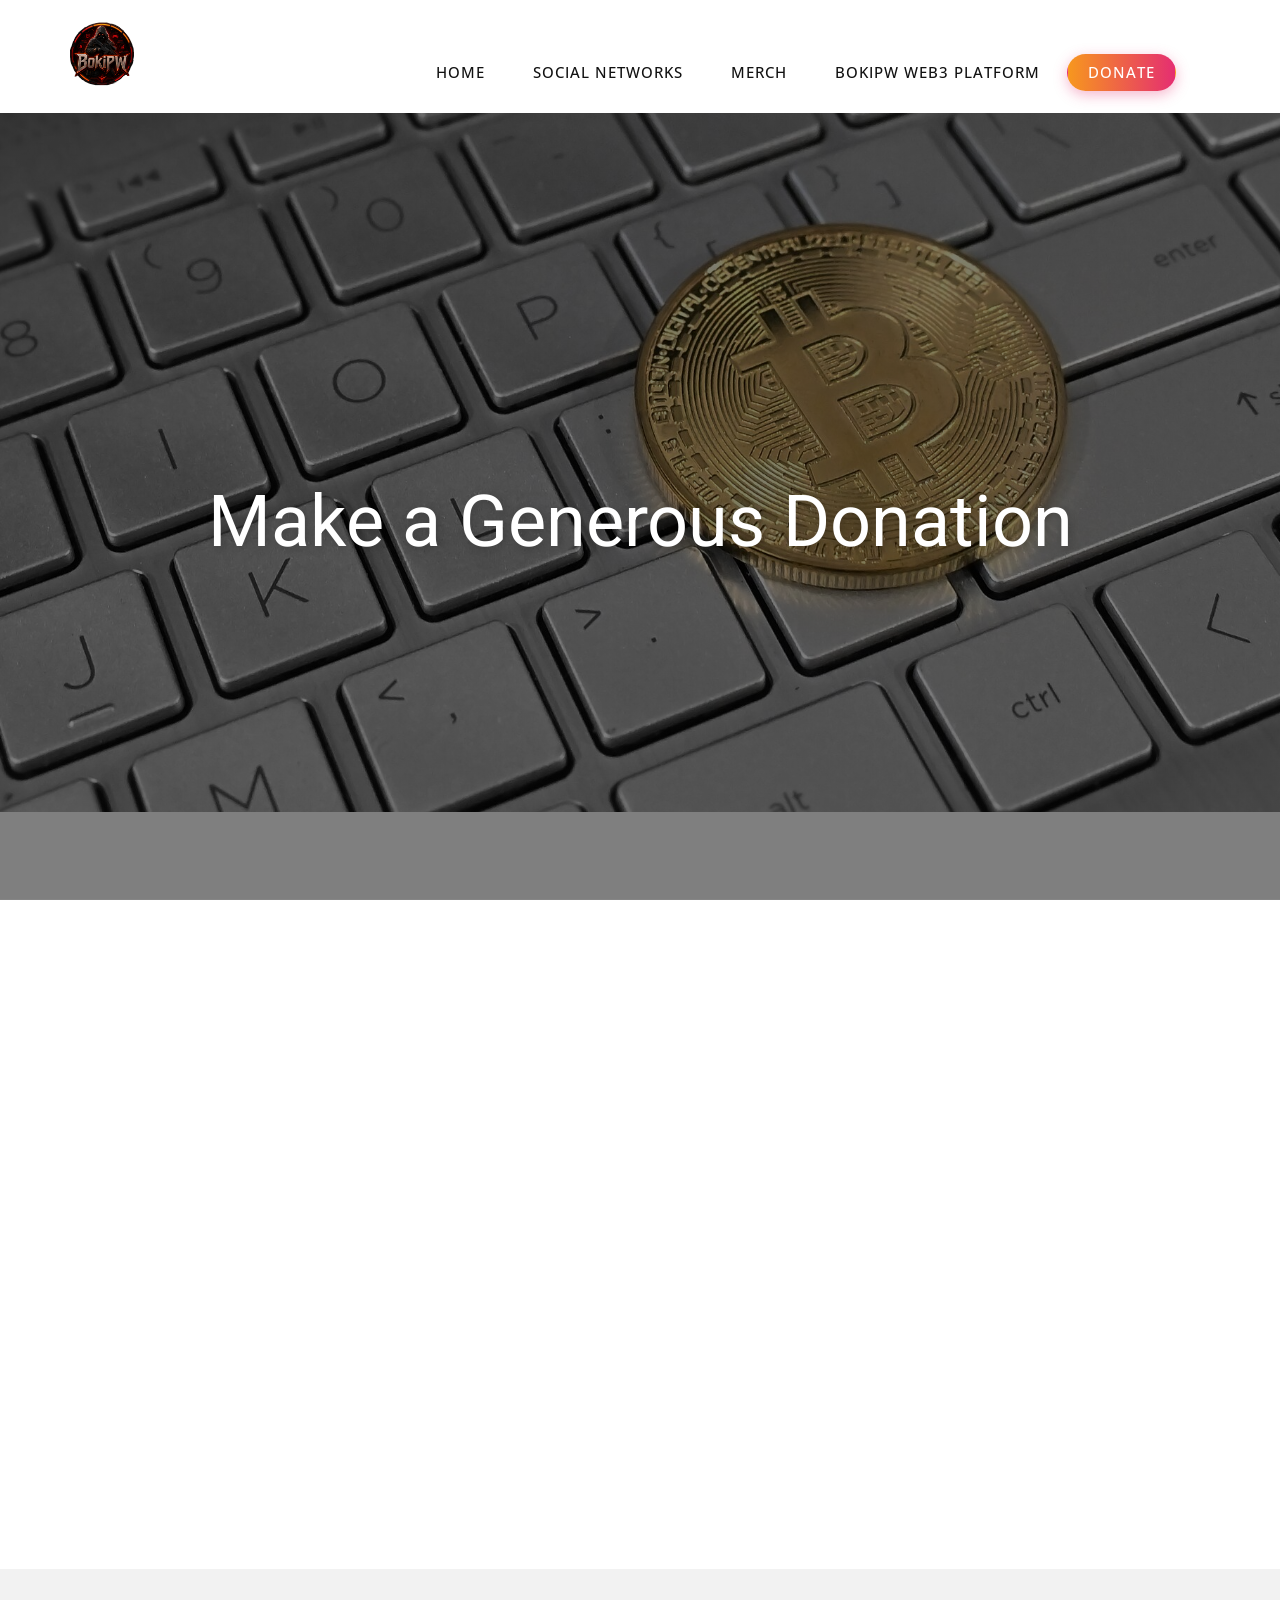
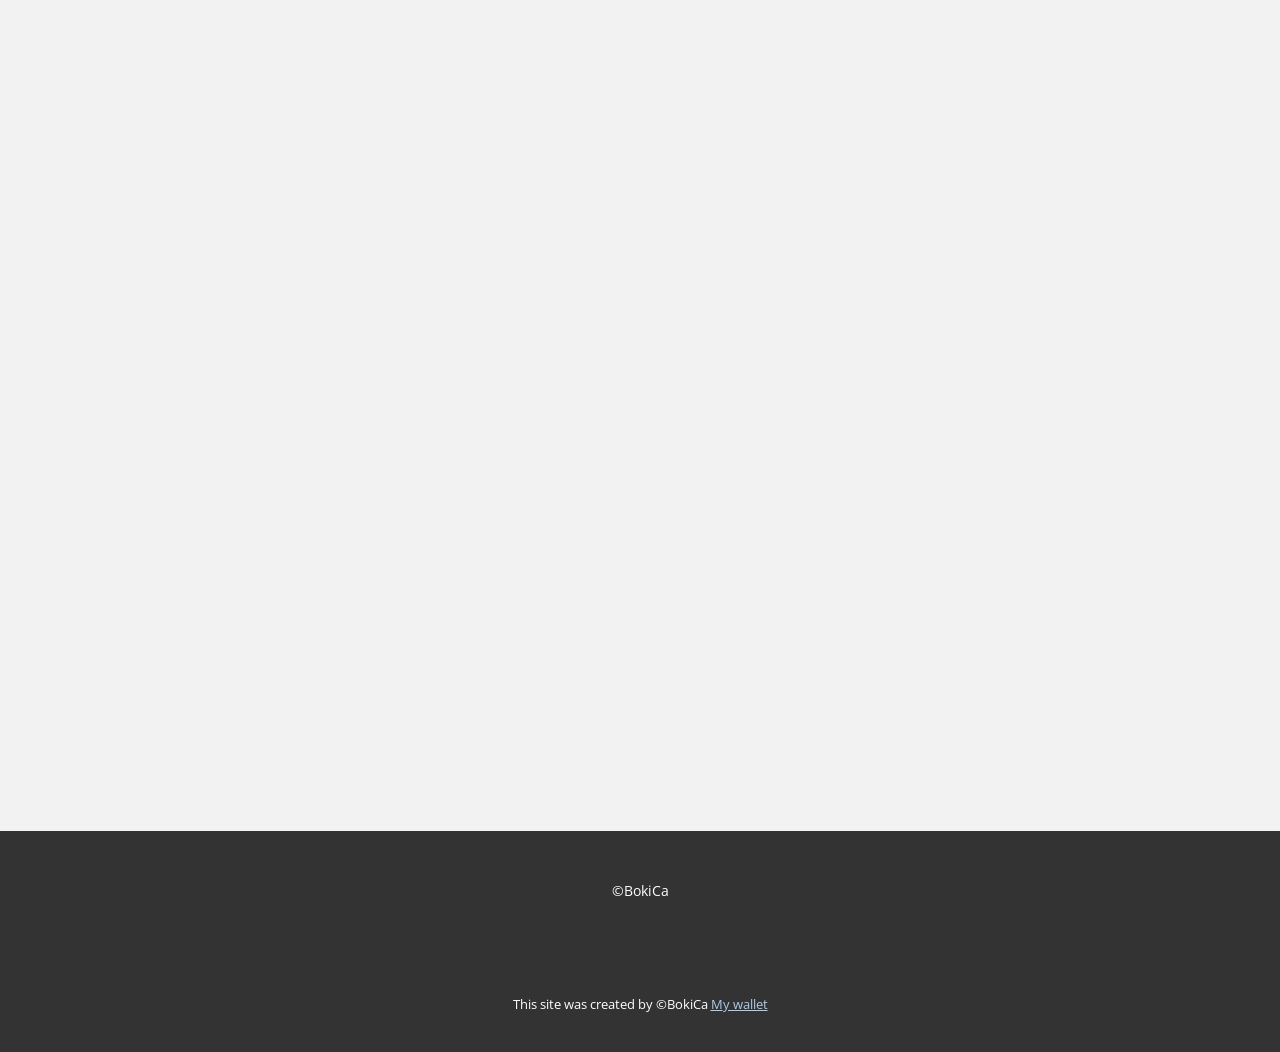
<file: Donate.html>
<!DOCTYPE html>
<html style="font-size: 16px;" lang="en"><head>
    <meta name="viewport" content="width=device-width, initial-scale=1.0">
    <meta charset="utf-8">
    <meta name="keywords" content="Make a Generous Donation, Contribute to Bojan&amp;apos;s Cause, Click to Donate, Copy Link, Easy PayPal Donation Link, Benefit Bojan with a Donation, PayPal Donation, Bank Transfer, PayPal Email, Generous Giving">
    <meta name="description" content="Support BOKIPW with a donation via PayPal, bank transfer, Streamlabs or crypto (BTC, ETH, Hive, WAX, Solana and more). Every donation keeps the stream going!">
    <title>Donate | BOKIPW</title>
    <link rel="stylesheet" href="nicepage.css" media="screen">
<link rel="stylesheet" href="Donate.css" media="screen">
    <script class="u-script" type="text/javascript" src="jquery.js" defer=""></script>
    <script class="u-script" type="text/javascript" src="nicepage.js" defer=""></script>
    <meta name="generator" content="Nicepage 6.18.1, nicepage.com">
    <link rel="icon" type="image/png" href="images/favicon.png">
    <link id="u-theme-google-font" rel="stylesheet" href="https://fonts.googleapis.com/css?family=Roboto:100,100i,300,300i,400,400i,500,500i,700,700i,900,900i|Open+Sans:300,300i,400,400i,500,500i,600,600i,700,700i,800,800i">
    
    
    
    
    
    <script type="application/ld+json">{
		"@context": "http://schema.org",
		"@type": "Organization",
		"name": "BOKIPW",
		"logo": "images/logo-web.png"
}</script>
    <meta name="theme-color" content="#478ac9">
    <meta property="og:title" content="Donate | BOKIPW">
    <meta property="og:type" content="website">
  <meta data-intl-tel-input-cdn-path="intlTelInput/"></head>
  <body data-path-to-root="./" data-include-products="false" class="u-body u-xl-mode" data-lang="en"><header class="u-clearfix u-header u-header" id="sec-3eed"><div class="u-clearfix u-sheet u-valign-middle u-sheet-1">
        <a href="#" class="u-image u-logo u-image-1" data-image-width="500" data-image-height="500">
          <img src="images/logo-web.png" class="u-logo-image u-logo-image-1">
        </a>
        <nav class="u-menu u-menu-dropdown u-offcanvas u-menu-1">
          <div class="menu-collapse" style="font-size: 1rem; letter-spacing: 0px;">
            <a class="u-button-style u-custom-left-right-menu-spacing u-custom-padding-bottom u-custom-top-bottom-menu-spacing u-nav-link u-text-active-palette-1-base u-text-hover-palette-2-base" href="#">
              <svg class="u-svg-link" viewBox="0 0 24 24"><use xlink:href="#menu-hamburger"></use></svg>
              <svg class="u-svg-content" version="1.1" id="menu-hamburger" viewBox="0 0 16 16" x="0px" y="0px" xmlns:xlink="http://www.w3.org/1999/xlink" xmlns="http://www.w3.org/2000/svg"><g><rect y="1" width="16" height="2"></rect><rect y="7" width="16" height="2"></rect><rect y="13" width="16" height="2"></rect>
</g></svg>
            </a>
          </div>
          <div class="u-nav-container">
            <ul class="u-nav u-unstyled u-nav-1"><li class="u-nav-item"><a class="u-button-style u-nav-link u-text-active-palette-1-base u-text-hover-palette-2-base" href="./" style="padding: 10px 20px;">Home</a>
</li><li class="u-nav-item"><a class="u-button-style u-nav-link u-text-active-palette-1-base u-text-hover-palette-2-base" href="Social-Networks.html" style="padding: 10px 20px;">Social Networks</a>
</li><li class="u-nav-item"><a class="u-button-style u-nav-link u-text-active-palette-1-base u-text-hover-palette-2-base" href="Merch.html" style="padding: 10px 20px;">Merch</a>
</li><li class="u-nav-item"><a class="u-button-style u-nav-link u-text-active-palette-1-base u-text-hover-palette-2-base" href="bocrypto/index.html" style="padding: 10px 20px;">BOKIPW WEB3 Platform</a></li><li class="u-nav-item"><a class="u-button-style u-nav-link u-text-active-palette-1-base u-text-hover-palette-2-base" href="Donate.html" style="padding: 10px 20px;">Donate</a>
</li></ul>
          </div>
          <div class="u-nav-container-collapse">
            <div class="u-black u-container-style u-inner-container-layout u-opacity u-opacity-95 u-sidenav">
              <div class="u-inner-container-layout u-sidenav-overflow">
                <div class="u-menu-close"></div>
                <ul class="u-align-center u-nav u-popupmenu-items u-unstyled u-nav-2"><li class="u-nav-item"><a class="u-button-style u-nav-link" href="./">Home</a>
</li><li class="u-nav-item"><a class="u-button-style u-nav-link" href="Social-Networks.html">Social Networks</a>
</li><li class="u-nav-item"><a class="u-button-style u-nav-link" href="Merch.html">Merch</a>
</li><li class="u-nav-item"><a class="u-button-style u-nav-link" href="bocrypto/index.html">BOKIPW WEB3 Platform</a></li><li class="u-nav-item"><a class="u-button-style u-nav-link" href="Donate.html">Donate</a>
</li></ul>
              </div>
            </div>
            <div class="u-black u-menu-overlay u-opacity u-opacity-70"></div>
          </div>
        </nav>
      </div></header> 
    <section class="skrollable skrollable-between u-align-center u-clearfix u-container-align-center u-image u-parallax u-shading u-section-1" src="" id="carousel_6a69" data-image-width="425" data-image-height="283">
      <div class="u-clearfix u-sheet u-sheet-1">
        <h1 class="u-align-center u-custom-font u-heading-font u-text u-text-1" data-animation-name="customAnimationIn" data-animation-duration="1500" data-animation-delay="250">Make a Generous Donation</h1>
        <div class="custom-expanded data-layout-selected u-clearfix u-layout-custom-sm u-layout-custom-xs u-layout-wrap u-layout-wrap-1">
          <div class="u-layout">
            <div class="u-layout-row">
              <div class="u-align-right u-container-align-center-xs u-container-align-right u-container-style u-layout-cell u-left-cell u-size-30-lg u-size-30-md u-size-30-sm u-size-30-xl u-size-60-xs u-layout-cell-1" data-animation-name="customAnimationIn" data-animation-duration="1500" data-animation-delay="250">
                <div class="u-container-layout u-container-layout-1"></div>
              </div>
              <div class="u-align-left u-container-align-center-xs u-container-align-left u-container-style u-layout-cell u-right-cell u-size-30-lg u-size-30-md u-size-30-sm u-size-30-xl u-size-60-xs u-layout-cell-2" data-animation-name="customAnimationIn" data-animation-duration="1500" data-animation-delay="250">
                <div class="u-container-layout u-container-layout-2"></div>
              </div>
            </div>
          </div>
        </div>
      </div>
    </section>
    <section class="u-align-center u-clearfix u-container-align-center u-container-align-center-md u-container-align-center-sm u-container-align-center-xs u-section-2" src="" id="carousel_14a7">
      <div class="data-layout-selected u-clearfix u-expanded-width u-layout-wrap u-layout-wrap-1">
        <div class="u-layout">
          <div class="u-layout-row">
            <div class="u-align-left u-container-align-left u-container-style u-layout-cell u-size-30-lg u-size-30-xl u-size-60-md u-size-60-sm u-size-60-xs u-layout-cell-1" data-animation-name="customAnimationIn" data-animation-duration="1500" data-animation-delay="700">
              <div class="u-container-layout u-container-layout-1">
                <h3 class="u-align-left u-text u-text-1">Generous Giving</h3>
                <p class="u-align-left u-text u-text-default u-text-2">For any inquiries, business, or sponsorship opportunities, feel free to contact me anytime at&nbsp;<br>bokica80gamer@gmail.com.&nbsp;<br>Every donation helps me keep streaming and creating — thank you for your support!
                </p>
              </div>
            </div>
            <div class="u-container-align-center-lg u-container-align-center-xl u-container-style u-image u-layout-cell u-shading u-size-30-lg u-size-30-xl u-size-60-md u-size-60-sm u-size-60-xs u-image-1" data-image-width="425" data-image-height="283" data-animation-name="customAnimationIn" data-animation-duration="1500" data-animation-delay="200">
              <div class="u-container-layout u-valign-middle-lg u-valign-middle-sm u-valign-middle-xl u-valign-middle-xs u-container-layout-2">
                <div class="u-expanded-width-md u-expanded-width-sm u-expanded-width-xs u-list u-list-1">
                  <div class="u-repeater u-repeater-1">
                    <div class="u-align-center u-container-align-center u-container-style u-list-item u-repeater-item u-shape-rectangle">
                      <div class="u-container-layout u-similar-container u-container-layout-3"></div>
                    </div>
                    <div class="u-align-center u-container-align-center u-container-style u-list-item u-repeater-item u-shape-rectangle">
                      <div class="u-container-layout u-similar-container u-container-layout-4"></div>
                    </div>
                    <div class="u-align-center u-container-align-center u-container-style u-list-item u-repeater-item u-shape-rectangle">
                      <div class="u-container-layout u-similar-container u-container-layout-5"></div>
                    </div>
                    <div class="u-align-center u-container-align-center u-container-style u-list-item u-repeater-item u-shape-rectangle">
                      <div class="u-container-layout u-similar-container u-container-layout-6"></div>
                    </div>
                  </div>
                </div>
              </div>
            </div>
          </div>
        </div>
      </div>
    </section>
    <section class="u-clearfix u-container-align-center u-grey-5 u-section-3" id="carousel_6744">
      <div class="u-clearfix u-sheet u-valign-middle u-sheet-1">
        <h2 class="u-text u-text-default u-text-1" data-animation-name="customAnimationIn" data-animation-duration="1500" data-animation-delay="0">Donate Options </h2>
        <div class="u-expanded-width u-list u-list-1">
          <div class="u-repeater u-repeater-1">
            <div class="u-container-style u-list-item u-repeater-item" data-animation-name="flipIn" data-animation-duration="1500" data-animation-delay="500" data-animation-direction="X">
              <div class="u-container-layout u-similar-container u-container-layout-1"><span class="u-icon u-icon-circle u-palette-1-base u-text-white u-icon-1"><svg class="u-svg-link" preserveAspectRatio="xMidYMin slice" viewBox="0 0 515.556 515.556" style=""><use xlink:href="#svg-d01"></use></svg><svg class="u-svg-content" viewBox="0 0 515.556 515.556" id="svg-d01"><path d="m0 274.226 176.549 176.886 339.007-338.672-48.67-47.997-290.337 290-128.553-128.552z"></path></svg>
            
            
          </span>
                <h4 class="u-text u-text-2">Bank Transfer</h4>
                <p class="u-text u-text-3">Bojan Caković — 160-5300101942572-52 (Intesa)</p>
              </div>
            </div>
            <div class="u-container-style u-list-item u-repeater-item" data-animation-name="flipIn" data-animation-duration="1500" data-animation-direction="X" data-animation-delay="500">
              <div class="u-container-layout u-similar-container u-container-layout-2"><span class="u-icon u-icon-circle u-palette-1-base u-text-white u-icon-2"><svg class="u-svg-link" preserveAspectRatio="xMidYMin slice" viewBox="0 0 515.556 515.556" style=""><use xlink:href="#svg-d02"></use></svg><svg class="u-svg-content" viewBox="0 0 515.556 515.556" id="svg-d02"><path d="m0 274.226 176.549 176.886 339.007-338.672-48.67-47.997-290.337 290-128.553-128.552z"></path></svg>
            
            
          </span>
                <h4 class="u-text u-text-4">PayPal</h4>
                <p class="u-text u-text-5">
                  <a href="https://paypal.me/bokica80ttv" target="_blank" class="keychainify-checked u-active-none u-border-none u-btn u-button-style u-hover-none u-none u-text-palette-1-base u-btn-1">paypal.me/bokica80ttv</a>
                </p>
              </div>
            </div>
            <div class="u-container-style u-list-item u-repeater-item" data-animation-name="flipIn" data-animation-duration="1500" data-animation-direction="X" data-animation-delay="500">
              <div class="u-container-layout u-similar-container u-container-layout-3"><span class="u-icon u-icon-circle u-palette-1-base u-text-white u-icon-3"><svg class="u-svg-link" preserveAspectRatio="xMidYMin slice" viewBox="0 0 515.556 515.556" style=""><use xlink:href="#svg-d03"></use></svg><svg class="u-svg-content" viewBox="0 0 515.556 515.556" id="svg-d03"><path d="m0 274.226 176.549 176.886 339.007-338.672-48.67-47.997-290.337 290-128.553-128.552z"></path></svg>
            
            
          </span>
                <h4 class="u-text u-text-6">HIVE Blockchain</h4>
                <p class="u-text u-text-7">
                  <a href="https://hive.blog/@bokica80" class="u-active-none u-border-none u-btn u-button-link u-button-style u-hover-none u-none u-text-palette-1-base u-btn-2">@bokica80</a>
                </p>
              </div>
            </div>
            <div class="u-container-style u-list-item u-repeater-item" data-animation-name="flipIn" data-animation-duration="1500" data-animation-direction="X" data-animation-delay="500">
              <div class="u-container-layout u-similar-container u-container-layout-4"><span class="u-icon u-icon-circle u-palette-1-base u-text-white u-icon-4"><svg class="u-svg-link" preserveAspectRatio="xMidYMin slice" viewBox="0 0 515.556 515.556" style=""><use xlink:href="#svg-d04"></use></svg><svg class="u-svg-content" viewBox="0 0 515.556 515.556" id="svg-d04"><path d="m0 274.226 176.549 176.886 339.007-338.672-48.67-47.997-290.337 290-128.553-128.552z"></path></svg>
            
            
          </span>
                <h4 class="u-text u-text-8">WAX Blockchain</h4>
                <p class="u-text u-text-9">zxvgs.wam</p>
              </div>
            </div>
            <div class="u-container-style u-list-item u-repeater-item" data-animation-name="flipIn" data-animation-duration="1500" data-animation-direction="X" data-animation-delay="500">
              <div class="u-container-layout u-similar-container u-container-layout-5"><span class="u-icon u-icon-circle u-palette-1-base u-text-white u-icon-5"><svg class="u-svg-link" preserveAspectRatio="xMidYMin slice" viewBox="0 0 515.556 515.556" style=""><use xlink:href="#svg-d05"></use></svg><svg class="u-svg-content" viewBox="0 0 515.556 515.556" id="svg-d05"><path d="m0 274.226 176.549 176.886 339.007-338.672-48.67-47.997-290.337 290-128.553-128.552z"></path></svg>
            
            
          </span>
                <h4 class="u-text u-text-10">Polygon Wallet</h4>
                <p class="u-text u-text-11">0xD8B79b8cCf21EA413cBE458E9f6266AFC04edB5B</p>
              </div>
            </div>
            <div class="u-container-style u-list-item u-repeater-item" data-animation-name="flipIn" data-animation-duration="1500" data-animation-direction="X" data-animation-delay="500">
              <div class="u-container-layout u-similar-container u-container-layout-6"><span class="u-icon u-icon-circle u-palette-1-base u-text-white u-icon-6"><svg class="u-svg-link" preserveAspectRatio="xMidYMin slice" viewBox="0 0 515.556 515.556" style=""><use xlink:href="#svg-d06"></use></svg><svg class="u-svg-content" viewBox="0 0 515.556 515.556" id="svg-d06"><path d="m0 274.226 176.549 176.886 339.007-338.672-48.67-47.997-290.337 290-128.553-128.552z"></path></svg>
            
            
          </span>
                <h4 class="u-text u-text-12">ETH Wallet</h4>
                <p class="u-text u-text-13">0xD8B79b8cCf21EA413cBE458E9f6266AFC04edB5B</p>
              </div>
            </div>
            <div class="u-container-style u-list-item u-repeater-item" data-animation-name="flipIn" data-animation-duration="1500" data-animation-direction="X" data-animation-delay="500">
              <div class="u-container-layout u-similar-container u-container-layout-7"><span class="u-icon u-icon-circle u-palette-1-base u-text-white u-icon-7"><svg class="u-svg-link" preserveAspectRatio="xMidYMin slice" viewBox="0 0 515.556 515.556" style=""><use xlink:href="#svg-d07"></use></svg><svg class="u-svg-content" viewBox="0 0 515.556 515.556" id="svg-d07"><path d="m0 274.226 176.549 176.886 339.007-338.672-48.67-47.997-290.337 290-128.553-128.552z"></path></svg>
            
            
          </span>
                <h4 class="u-text u-text-14">BTC Wallet</h4>
                <p class="u-text u-text-15">bc1qm5jfjg7snme5v2gzdxm9vdaar6ygqvt0l6x9zz</p>
              </div>
            </div>
            <div class="u-container-style u-list-item u-repeater-item" data-animation-name="flipIn" data-animation-duration="1500" data-animation-direction="X" data-animation-delay="500">
              <div class="u-container-layout u-similar-container u-container-layout-8"><span class="u-icon u-icon-circle u-palette-1-base u-text-white u-icon-8"><svg class="u-svg-link" preserveAspectRatio="xMidYMin slice" viewBox="0 0 515.556 515.556" style=""><use xlink:href="#svg-d08"></use></svg><svg class="u-svg-content" viewBox="0 0 515.556 515.556" id="svg-d08"><path d="m0 274.226 176.549 176.886 339.007-338.672-48.67-47.997-290.337 290-128.553-128.552z"></path></svg>
            
            
          </span>
                <h4 class="u-text u-text-16">BCH Wallet</h4>
                <p class="u-text u-text-17">qq5kt8z2e6ung9tkptsapk66ve5x93gmcgurnxqf6c</p>
              </div>
            </div>
            <div class="u-container-style u-list-item u-repeater-item" data-animation-name="flipIn" data-animation-duration="1500" data-animation-direction="X" data-animation-delay="500">
              <div class="u-container-layout u-similar-container u-container-layout-9"><span class="u-icon u-icon-circle u-palette-1-base u-text-white u-icon-9"><svg class="u-svg-link" preserveAspectRatio="xMidYMin slice" viewBox="0 0 515.556 515.556" style=""><use xlink:href="#svg-d09"></use></svg><svg class="u-svg-content" viewBox="0 0 515.556 515.556" id="svg-d09"><path d="m0 274.226 176.549 176.886 339.007-338.672-48.67-47.997-290.337 290-128.553-128.552z"></path></svg>
            
            
          </span>
                <h4 class="u-text u-text-18">LTC Wallet</h4>
                <p class="u-text u-text-19">ltc1qm388al92xxpc8krgxcrhpzhntp79ujr9z9tneh</p>
              </div>
            </div>
            <div class="u-container-style u-list-item u-repeater-item" data-animation-name="flipIn" data-animation-duration="1500" data-animation-direction="X" data-animation-delay="500">
              <div class="u-container-layout u-similar-container u-container-layout-10"><span class="u-icon u-icon-circle u-palette-1-base u-text-white u-icon-10"><svg class="u-svg-link" preserveAspectRatio="xMidYMin slice" viewBox="0 0 515.556 515.556" style=""><use xlink:href="#svg-d10"></use></svg><svg class="u-svg-content" viewBox="0 0 515.556 515.556" id="svg-d10"><path d="m0 274.226 176.549 176.886 339.007-338.672-48.67-47.997-290.337 290-128.553-128.552z"></path></svg>
            
            
          </span>
                <h4 class="u-text u-text-20">XRP Wallet</h4>
                <p class="u-text u-text-21">rh3AgGN3TYm3P1Hw3HqgjALTR1EWbf59JM</p>
              </div>
            </div>
            <div class="u-container-style u-list-item u-repeater-item" data-animation-name="flipIn" data-animation-duration="1500" data-animation-direction="X" data-animation-delay="500">
              <div class="u-container-layout u-similar-container u-container-layout-11"><span class="u-icon u-icon-circle u-palette-1-base u-text-white u-icon-11"><svg class="u-svg-link" preserveAspectRatio="xMidYMin slice" viewBox="0 0 515.556 515.556" style=""><use xlink:href="#svg-d11"></use></svg><svg class="u-svg-content" viewBox="0 0 515.556 515.556" id="svg-d11"><path d="m0 274.226 176.549 176.886 339.007-338.672-48.67-47.997-290.337 290-128.553-128.552z"></path></svg>
            
            
          </span>
                <h4 class="u-text u-text-22">Solana Wallet</h4>
                <p class="u-text u-text-23">CkaDVW8UcJ5Wjd8Gco9HgGaYQkGfvFX8atUoZJ7BfjWe</p>
              </div>
            </div>
            <div class="u-container-style u-list-item u-repeater-item" data-animation-name="flipIn" data-animation-duration="1500" data-animation-direction="X" data-animation-delay="500">
              <div class="u-container-layout u-similar-container u-container-layout-13"><span class="u-icon u-icon-circle u-palette-1-base u-text-white u-icon-13"><svg class="u-svg-link" preserveAspectRatio="xMidYMin slice" viewBox="0 0 515.556 515.556" style=""><use xlink:href="#svg-d13"></use></svg><svg class="u-svg-content" viewBox="0 0 515.556 515.556" id="svg-d13"><path d="m0 274.226 176.549 176.886 339.007-338.672-48.67-47.997-290.337 290-128.553-128.552z"></path></svg>
            
            
          </span>
                <h4 class="u-text u-text-26">Donate on Streamlabs</h4>
                <p class="u-text u-text-27">
                  <a href="https://streamlabs.com/bokipw/tip" class="u-active-none u-border-none u-btn u-button-link u-button-style u-hover-none u-none u-text-palette-1-base u-btn-3"> streamlabs.com/bokipw/tip</a>
                </p>
              </div>
            </div>
          </div>
        </div>
      </div>
    </section>
    
    
    
    <footer class="u-align-center u-clearfix u-container-align-center u-footer u-grey-80 u-footer" id="sec-1446"><div class="u-clearfix u-sheet u-sheet-1">
        <p class="u-small-text u-text u-text-variant u-text-1">©BokiCa </p>
      </div></footer>
    <section class="u-backlink u-clearfix u-grey-80">
      <p class="u-text">
        <span>This site was created by ©BokiCa </span>
        <a class="u-link" href="https://ud.me/boki.unstoppable" target="_blank" rel="nofollow">
          <span>my wallet</span>
        </a>
      </p>
    </section>
  
</body></html>
</file>
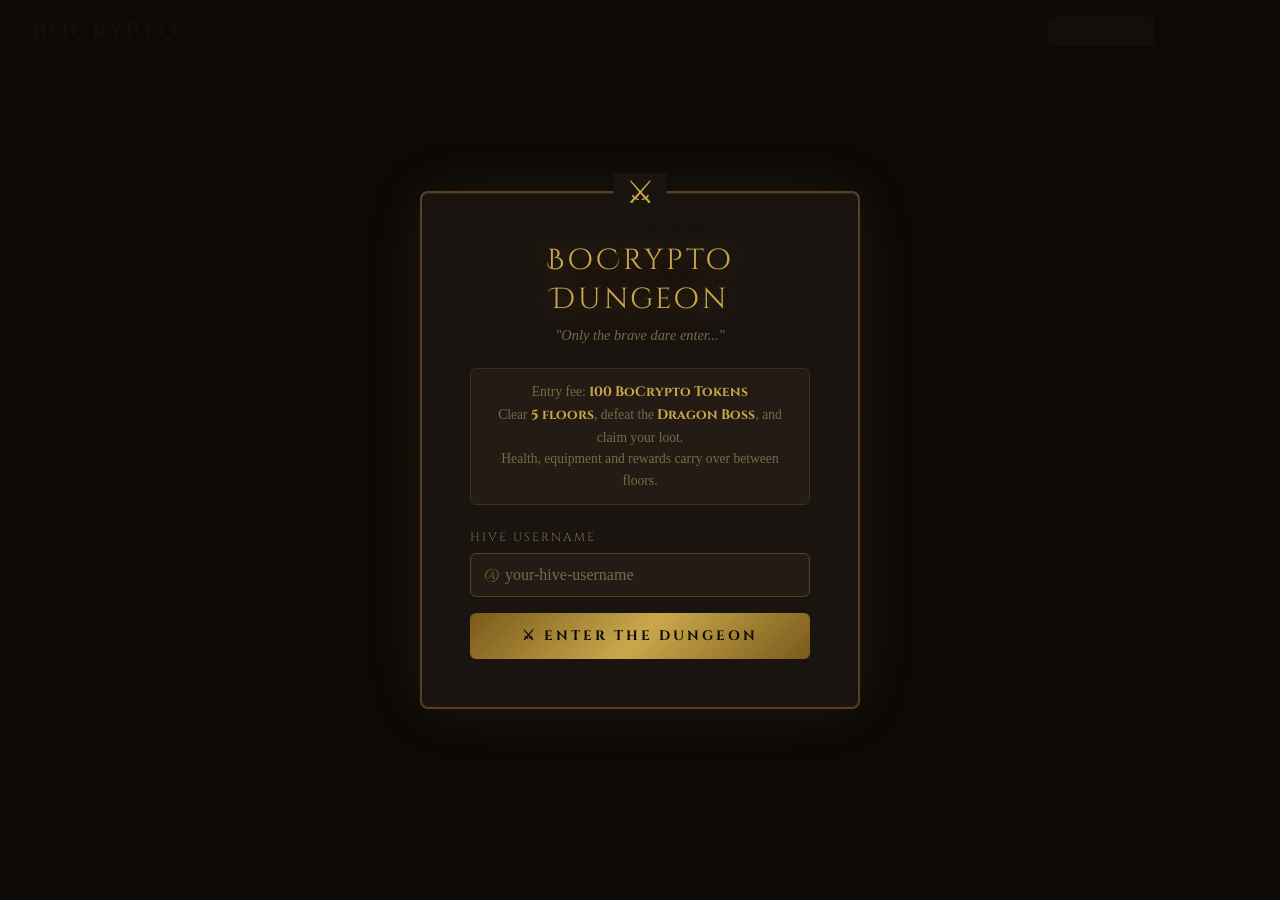
<file: dungeon.html>
<!DOCTYPE html>
<html lang="en">
<head>
<meta charset="UTF-8">
<meta name="viewport" content="width=device-width, initial-scale=1.0">
<title>BoCrypto Dungeon</title>
<link href="https://fonts.googleapis.com/css2?family=MedievalSharp&family=Cinzel:wght@400;700;900&family=Cinzel+Decorative:wght@400;700&family=IM+Fell+English:ital@0;1&display=swap" rel="stylesheet">
<style>
* { margin:0; padding:0; box-sizing:border-box; }
:root {
  --bg: #0d0a07;
  --stone: #1a1410;
  --stone2: #241c14;
  --stone3: #2e2318;
  --border: #3d2e1e;
  --border2: #5a4020;
  --gold: #c9a84c;
  --gold2: #e8c96a;
  --gold-dim: #7a6030;
  --red: #8b2020;
  --red2: #c43030;
  --green: #2d6e3a;
  --green2: #4a9e58;
  --text: #d4c4a0;
  --text-dim: #7a6848;
  --fire: #e8740a;
  --torch: rgba(232,116,10,0.15);
}

body {
  font-family: 'IM Fell English', serif;
  background: var(--bg);
  color: var(--text);
  min-height: 100vh;
  overflow-x: hidden;
  position: relative;
  transition: background 0.8s ease;
}

body::before {
  content: '';
  position: fixed;
  inset: 0;
  background-image:
    radial-gradient(ellipse at 20% 50%, var(--torch) 0%, transparent 55%),
    radial-gradient(ellipse at 80% 50%, var(--torch) 0%, transparent 55%),
    url("data:image/svg+xml,%3Csvg width='100' height='100' xmlns='http://www.w3.org/2000/svg'%3E%3Cfilter id='noise'%3E%3CfeTurbulence type='fractalNoise' baseFrequency='0.9' numOctaves='4' stitchTiles='stitch'/%3E%3C/filter%3E%3Crect width='100%25' height='100%25' filter='url(%23noise)' opacity='0.03'/%3E%3C/svg%3E");
  pointer-events: none;
  z-index: 0;
  transition: all 0.8s ease;
}

/* HEADER */
.header {
  position: relative;
  z-index: 10;
  display: flex;
  align-items: center;
  justify-content: space-between;
  padding: 16px 32px;
  border-bottom: 1px solid var(--border);
  background: rgba(13,10,7,0.9);
  backdrop-filter: blur(10px);
}

.logo-text {
  font-family: 'Cinzel Decorative', serif;
  font-size: 1.4rem;
  font-weight: 700;
  color: var(--gold);
  text-decoration: none;
  letter-spacing: 2px;
  text-shadow: 0 0 20px rgba(201,168,76,0.4);
}

.nav-links { display:flex; gap:8px; }
.nav-btn {
  padding: 6px 16px;
  border-radius: 4px;
  font-family: 'Cinzel', serif;
  font-size: 0.7rem;
  letter-spacing: 2px;
  cursor: pointer;
  transition: all 0.2s;
  text-decoration: none;
  border: 1px solid var(--border2);
  color: var(--text-dim);
  background: none;
}
.nav-btn:hover { border-color: var(--gold); color: var(--gold); }
.nav-btn.active { background: var(--gold); border-color: var(--gold); color: var(--bg); }

/* LOGIN */
#loginOverlay {
  position: fixed;
  inset: 0;
  background: rgba(13,10,7,0.97);
  z-index: 100;
  display: flex;
  align-items: center;
  justify-content: center;
}

.login-box {
  background: var(--stone);
  border: 2px solid var(--border2);
  border-radius: 8px;
  padding: 48px;
  width: 100%;
  max-width: 440px;
  position: relative;
  text-align: center;
  animation: fadeUp 0.5s ease both;
  box-shadow: 0 0 60px rgba(201,168,76,0.1), inset 0 1px 0 rgba(201,168,76,0.1);
}

.login-box::before {
  content: '⚔';
  position: absolute;
  top: -20px;
  left: 50%;
  transform: translateX(-50%);
  font-size: 2rem;
  background: var(--stone);
  padding: 0 12px;
  color: var(--gold);
}

.dungeon-title {
  font-family: 'Cinzel Decorative', serif;
  font-size: 1.8rem;
  color: var(--gold);
  margin-bottom: 8px;
  text-shadow: 0 0 30px rgba(201,168,76,0.5);
  letter-spacing: 3px;
}

.dungeon-sub {
  font-style: italic;
  color: var(--text-dim);
  font-size: 0.9rem;
  margin-bottom: 24px;
}

.entry-cost {
  background: var(--stone2);
  border: 1px solid var(--border);
  border-radius: 6px;
  padding: 12px;
  margin-bottom: 24px;
  font-size: 0.85rem;
  color: var(--text-dim);
  line-height: 1.6;
}

.entry-cost strong { color: var(--gold); font-family: 'Cinzel', serif; }

.input-wrap { position: relative; margin-bottom: 16px; }
.input-wrap::before {
  content: '@';
  position: absolute;
  left: 14px;
  top: 50%;
  transform: translateY(-50%);
  color: var(--gold-dim);
  font-family: 'Cinzel', serif;
}

input[type=text] {
  width: 100%;
  background: var(--stone2);
  border: 1px solid var(--border2);
  border-radius: 6px;
  padding: 12px 14px 12px 34px;
  color: var(--text);
  font-family: 'IM Fell English', serif;
  font-size: 1rem;
  outline: none;
  transition: border-color 0.2s;
}
input[type=text]:focus { border-color: var(--gold); }
input[type=text]::placeholder { color: var(--text-dim); }

.btn-gold {
  width: 100%;
  padding: 14px;
  background: linear-gradient(135deg, #7a5a1a, var(--gold), #7a5a1a);
  border: none;
  border-radius: 6px;
  color: var(--bg);
  font-family: 'Cinzel', serif;
  font-size: 0.85rem;
  font-weight: 700;
  letter-spacing: 3px;
  text-transform: uppercase;
  cursor: pointer;
  transition: all 0.2s;
}
.btn-gold:hover { transform: translateY(-1px); box-shadow: 0 6px 20px rgba(201,168,76,0.3); filter: brightness(1.1); }
.btn-gold:disabled { opacity: 0.5; cursor: not-allowed; transform: none; }

.status { margin-top: 12px; padding: 10px 14px; border-radius: 6px; font-size: 0.85rem; display: none; }
.status.error { display:block; background:rgba(139,32,32,0.2); border:1px solid rgba(139,32,32,0.4); color:#e05050; }
.status.info { display:block; background:rgba(201,168,76,0.08); border:1px solid rgba(201,168,76,0.2); color:var(--gold); }
.status.success { display:block; background:rgba(45,110,58,0.2); border:1px solid rgba(45,110,58,0.4); color:var(--green2); }

/* GAME AREA */
#gameArea {
  display: none;
  position: relative;
  z-index: 10;
  max-width: 1100px;
  margin: 0 auto;
  padding: 24px 16px;
}

.game-layout {
  display: grid;
  grid-template-columns: 220px 1fr 220px;
  gap: 20px;
  align-items: start;
}

/* SIDE PANELS */
.side-panel {
  background: var(--stone);
  border: 1px solid var(--border2);
  border-radius: 8px;
  padding: 20px;
  position: relative;
}

.side-panel::before {
  content: '';
  position: absolute;
  top: 0; left: 0; right: 0;
  height: 2px;
  background: linear-gradient(90deg, transparent, var(--gold), transparent);
}

.panel-title {
  font-family: 'Cinzel', serif;
  font-size: 0.7rem;
  letter-spacing: 3px;
  color: var(--gold-dim);
  text-transform: uppercase;
  margin-bottom: 16px;
  text-align: center;
}

/* HP BAR */
.hp-bar-wrap { margin-bottom: 16px; }

.hp-label {
  display: flex;
  justify-content: space-between;
  align-items: center;
  margin-bottom: 6px;
  font-size: 0.85rem;
}

.hp-label .label { color: var(--text-dim); font-size: 0.75rem; letter-spacing: 1px; }
.hp-label .val { font-family: 'Cinzel', serif; color: var(--red2); font-size: 0.9rem; }

.hp-bar {
  height: 12px;
  background: var(--stone2);
  border-radius: 6px;
  border: 1px solid var(--border);
  overflow: hidden;
}

.hp-fill {
  height: 100%;
  background: linear-gradient(90deg, var(--red), var(--red2));
  border-radius: 6px;
  transition: width 0.4s ease;
}

/* EQUIPMENT */
.equip-grid {
  display: grid;
  grid-template-columns: 1fr 1fr;
  gap: 8px;
  margin-top: 8px;
}

.equip-slot {
  background: var(--stone2);
  border: 1px solid var(--border);
  border-radius: 6px;
  padding: 8px;
  text-align: center;
  font-size: 1.2rem;
  opacity: 0.3;
  transition: all 0.3s;
  position: relative;
}

.equip-slot.found {
  opacity: 1;
  border-color: var(--gold);
  background: rgba(201,168,76,0.08);
  box-shadow: 0 0 10px var(--torch);
  animation: glow 0.5s ease;
}

.equip-slot .slot-label {
  font-size: 0.55rem;
  color: var(--text-dim);
  letter-spacing: 1px;
  display: block;
  margin-top: 2px;
  font-family: 'Cinzel', serif;
}

/* INVENTORY / REWARDS */
.reward-list { list-style: none; }
.reward-item {
  display: flex;
  align-items: center;
  gap: 8px;
  padding: 6px 0;
  border-bottom: 1px solid var(--border);
  font-size: 0.85rem;
}
.reward-item:last-child { border-bottom: none; }
.reward-icon { font-size: 1rem; }
.reward-name { color: var(--gold); font-family: 'Cinzel', serif; font-size: 0.75rem; }
.reward-qty { color: var(--text-dim); font-size: 0.75rem; margin-left: auto; }

.no-rewards { color: var(--text-dim); font-style: italic; font-size: 0.8rem; text-align: center; padding: 12px 0; }

/* LOG */
.log-box {
  background: var(--stone2);
  border: 1px solid var(--border);
  border-radius: 6px;
  padding: 10px;
  max-height: 200px;
  overflow-y: auto;
  font-size: 0.78rem;
  line-height: 1.6;
}

.log-entry { padding: 2px 0; border-bottom: 1px solid rgba(61,46,30,0.5); animation: fadeIn 0.3s ease; }
.log-entry:last-child { border-bottom: none; }
.log-entry.good { color: var(--green2); }
.log-entry.bad { color: var(--red2); }
.log-entry.neutral { color: var(--text-dim); }
.log-entry.gold { color: var(--gold); }

/* DUNGEON GRID */
.dungeon-center { display: flex; flex-direction: column; align-items: center; gap: 16px; }

.dungeon-header {
  display: flex;
  align-items: center;
  justify-content: space-between;
  width: 100%;
  max-width: 480px;
}

.dungeon-title-small {
  font-family: 'Cinzel Decorative', serif;
  font-size: 1rem;
  color: var(--gold);
  letter-spacing: 2px;
}

.floor-badge {
  font-family: 'Cinzel', serif;
  font-size: 0.65rem;
  letter-spacing: 2px;
  color: var(--text-dim);
  background: var(--stone2);
  border: 1px solid var(--border);
  padding: 5px 12px;
  border-radius: 20px;
  text-align: center;
}

.floor-badge strong { color: var(--gold); display: block; font-size: 0.85rem; }

.grid-wrap {
  background: var(--stone);
  border: 2px solid var(--border2);
  border-radius: 8px;
  padding: 12px;
  box-shadow: 0 0 40px rgba(0,0,0,0.8), inset 0 0 30px rgba(0,0,0,0.5);
  position: relative;
  transition: border-color 0.6s ease, box-shadow 0.6s ease;
}

.grid-wrap::before {
  content: 'ENTER';
  position: absolute;
  top: -10px;
  left: 12px;
  font-family: 'Cinzel', serif;
  font-size: 0.55rem;
  letter-spacing: 2px;
  color: var(--green2);
  background: var(--stone);
  padding: 0 6px;
}

.grid-wrap::after {
  content: 'EXIT';
  position: absolute;
  bottom: -10px;
  right: 12px;
  font-family: 'Cinzel', serif;
  font-size: 0.55rem;
  letter-spacing: 2px;
  color: var(--gold);
  background: var(--stone);
  padding: 0 6px;
}

#dungeonGrid {
  display: grid;
  grid-template-columns: repeat(var(--size, 10), var(--cell, 44px));
  grid-template-rows: repeat(var(--size, 10), var(--cell, 44px));
  gap: 2px;
  transition: all 0.4s ease;
}

.cell {
  width: var(--cell, 44px);
  height: var(--cell, 44px);
  background: #0f0c09;
  border: 1px solid #1a1410;
  border-radius: 3px;
  display: flex;
  align-items: center;
  justify-content: center;
  font-size: calc(var(--cell, 44px) * 0.55);
  cursor: default;
  transition: all 0.2s;
  position: relative;
  overflow: hidden;
}

.cell.revealed {
  background: var(--stone2);
  border-color: var(--border);
  animation: revealPop 0.25s ease;
}

.cell.player {
  background: rgba(201,168,76,0.15);
  border-color: var(--gold);
  animation: playerPulse 1.5s ease-in-out infinite;
  z-index: 2;
  transform: scale(1.05);
}

.cell.start {
  background: rgba(45,110,58,0.2);
  border-color: var(--green2);
}

.cell.exit {
  background: rgba(201,168,76,0.2);
  border-color: var(--gold2);
}

.cell.boss {
  background: radial-gradient(circle, rgba(196,48,48,0.4), rgba(139,32,32,0.2));
  border-color: var(--red2);
  animation: bossPulse 1.2s ease-in-out infinite;
}

.cell.trap {
  background: rgba(139,32,32,0.2);
  border-color: var(--red);
}

.cell.item {
  background: rgba(201,168,76,0.1);
  border-color: var(--gold-dim);
}

.cell.hit { animation: cellHit 0.4s ease; }
.cell.pick { animation: cellPick 0.5s ease; }

.cell.float-txt::after {
  content: attr(data-float);
  position: absolute;
  inset: 0;
  display: flex;
  align-items: center;
  justify-content: center;
  font-family: 'Cinzel', serif;
  font-size: 0.7rem;
  color: #fff;
  text-shadow: 0 0 6px #000;
  animation: floatUp 0.9s ease forwards;
}

@keyframes revealPop { 0%{transform:scale(0.5);opacity:0.3} 100%{transform:scale(1);opacity:1} }
@keyframes cellHit { 0%,100%{transform:translate(0,0)} 25%{transform:translate(-3px,0)} 75%{transform:translate(3px,0)} }
@keyframes cellPick { 0%{transform:scale(1)} 50%{transform:scale(1.3)} 100%{transform:scale(1)} }
@keyframes floatUp { 0%{opacity:0;transform:translateY(6px)} 30%{opacity:1} 100%{opacity:0;transform:translateY(-14px)} }
@keyframes bossPulse {
  0%,100% { box-shadow: 0 0 10px rgba(196,48,48,0.5); }
  50% { box-shadow: 0 0 26px rgba(196,48,48,1); }
}

@keyframes playerPulse {
  0%,100% { box-shadow: 0 0 8px rgba(201,168,76,0.4); }
  50% { box-shadow: 0 0 20px rgba(201,168,76,0.8); }
}

@keyframes glow {
  0% { box-shadow: 0 0 20px rgba(201,168,76,0.8); }
  100% { box-shadow: none; }
}

/* CONTROLS */
.controls {
  display: grid;
  grid-template-columns: repeat(3, 44px);
  grid-template-rows: repeat(2, 44px);
  gap: 4px;
}

.ctrl-btn {
  width: 44px;
  height: 44px;
  background: var(--stone2);
  border: 1px solid var(--border2);
  border-radius: 6px;
  color: var(--gold);
  font-size: 1.1rem;
  cursor: pointer;
  transition: all 0.15s;
  display: flex;
  align-items: center;
  justify-content: center;
}

.ctrl-btn:hover { background: var(--stone3); border-color: var(--gold); transform: scale(1.05); }
.ctrl-btn:active { transform: scale(0.95); }
.ctrl-btn:disabled { opacity: 0.3; cursor: not-allowed; transform: none; }
.ctrl-empty { width: 44px; height: 44px; }

/* GAME OVER / WIN OVERLAY */
.end-overlay {
  position: fixed;
  inset: 0;
  background: rgba(13,10,7,0.95);
  z-index: 200;
  display: none;
  align-items: center;
  justify-content: center;
  backdrop-filter: blur(6px);
}

.end-overlay.show { display: flex; }

.end-box {
  background: var(--stone);
  border: 2px solid var(--border2);
  border-radius: 8px;
  padding: 48px;
  max-width: 500px;
  width: 90%;
  text-align: center;
  animation: fadeUp 0.4s ease both;
  box-shadow: 0 0 60px rgba(0,0,0,0.8);
}

.end-icon { font-size: 4rem; margin-bottom: 16px; }
.end-title { font-family: 'Cinzel Decorative', serif; font-size: 1.8rem; margin-bottom: 8px; }
.end-title.victory { color: var(--gold); text-shadow: 0 0 30px rgba(201,168,76,0.5); }
.end-title.defeat { color: var(--red2); text-shadow: 0 0 30px rgba(196,48,48,0.4); }
.end-sub { font-style: italic; color: var(--text-dim); margin-bottom: 24px; }

.rewards-summary {
  background: var(--stone2);
  border: 1px solid var(--border);
  border-radius: 6px;
  padding: 16px;
  margin-bottom: 24px;
  text-align: left;
}

.rewards-summary-title {
  font-family: 'Cinzel', serif;
  font-size: 0.7rem;
  letter-spacing: 2px;
  color: var(--gold-dim);
  margin-bottom: 12px;
  text-align: center;
}

.end-buttons { display: flex; gap: 12px; }

.btn-outline {
  flex: 1;
  padding: 12px;
  background: none;
  border: 1px solid var(--border2);
  border-radius: 6px;
  color: var(--text-dim);
  font-family: 'Cinzel', serif;
  font-size: 0.7rem;
  letter-spacing: 2px;
  cursor: pointer;
  transition: all 0.2s;
}
.btn-outline:hover { border-color: var(--gold); color: var(--gold); }

.claim-note {
  margin-top: 16px;
  font-size: 0.78rem;
  color: var(--text-dim);
  font-style: italic;
  line-height: 1.5;
}

/* FLOOR TRANSITION OVERLAY */
.floor-overlay {
  position: fixed;
  inset: 0;
  background: rgba(13,10,7,0.92);
  z-index: 150;
  display: none;
  align-items: center;
  justify-content: center;
  backdrop-filter: blur(6px);
}

.floor-overlay.show { display: flex; }

.floor-card {
  text-align: center;
  animation: descend 0.6s ease both;
}

.floor-desc {
  font-family: 'Cinzel', serif;
  font-size: 0.7rem;
  letter-spacing: 4px;
  color: var(--text-dim);
  margin-bottom: 8px;
}

.floor-name {
  font-family: 'Cinzel Decorative', serif;
  font-size: 3rem;
  color: var(--gold);
  text-shadow: 0 0 40px var(--torch);
  margin-bottom: 8px;
}

.floor-title {
  font-family: 'IM Fell English', serif;
  font-style: italic;
  font-size: 1.2rem;
  color: var(--text);
  margin-bottom: 28px;
}

.floor-card .btn-gold { width: 240px; }

@keyframes descend { from{opacity:0;transform:translateY(-30px)} to{opacity:1;transform:translateY(0)} }

/* BOSS OVERLAY */
.boss-overlay {
  position: fixed;
  inset: 0;
  background: radial-gradient(ellipse at center, rgba(80,10,10,0.85), rgba(10,5,5,0.97));
  z-index: 160;
  display: none;
  align-items: center;
  justify-content: center;
  backdrop-filter: blur(6px);
}

.boss-overlay.show { display: flex; }

.boss-card {
  width: 100%;
  max-width: 460px;
  background: var(--stone);
  border: 2px solid var(--red);
  border-radius: 12px;
  padding: 32px;
  text-align: center;
  box-shadow: 0 0 80px rgba(196,48,48,0.4);
  animation: bossEnter 0.5s ease both;
}

.boss-title {
  font-family: 'Cinzel Decorative', serif;
  font-size: 1.3rem;
  color: var(--red2);
  letter-spacing: 2px;
  margin-bottom: 6px;
}

.boss-sub { font-style: italic; color: var(--text-dim); font-size: 0.8rem; margin-bottom: 16px; }

.boss-sprite {
  font-size: 5rem;
  line-height: 1;
  margin: 12px 0;
  animation: bossIdle 1.6s ease-in-out infinite;
  filter: drop-shadow(0 0 20px rgba(196,48,48,0.7));
}

.boss-hp-label {
  display: flex;
  justify-content: space-between;
  font-family: 'Cinzel', serif;
  font-size: 0.7rem;
  color: var(--text-dim);
  letter-spacing: 2px;
  margin-bottom: 6px;
}
.boss-hp-label .val { color: var(--red2); }

.boss-log {
  margin: 16px 0;
  background: var(--stone2);
  border: 1px solid var(--border);
  border-radius: 6px;
  padding: 12px;
  max-height: 120px;
  overflow-y: auto;
  font-size: 0.8rem;
  line-height: 1.7;
  text-align: left;
}

.boss-log .bhit { color: var(--gold2); }
.boss-log .dmg { color: var(--red2); }
.boss-log .dodged { color: var(--green2); }

.boss-attack {
  width: 100%;
  padding: 14px;
  background: linear-gradient(135deg, #5a1010, var(--red2), #5a1010);
  border: none;
  border-radius: 6px;
  color: #fff;
  font-family: 'Cinzel', serif;
  font-size: 0.85rem;
  font-weight: 700;
  letter-spacing: 3px;
  cursor: pointer;
  transition: all 0.2s;
}
.boss-attack:hover { transform: translateY(-1px); box-shadow: 0 6px 20px rgba(196,48,48,0.4); filter: brightness(1.15); }
.boss-attack:disabled { opacity: 0.5; cursor: not-allowed; transform: none; }

@keyframes bossEnter { from{opacity:0;transform:scale(0.8)} to{opacity:1;transform:scale(1)} }
@keyframes bossIdle {
  0%,100% { transform: translateY(0) rotate(-2deg); }
  50% { transform: translateY(-8px) rotate(2deg); }
}

/* TORCH FLICKER */
.torch {
  position: fixed;
  width: 200px;
  height: 200px;
  border-radius: 50%;
  pointer-events: none;
  z-index: 1;
  animation: torchFlicker 3s ease-in-out infinite;
}

.torch-tl { top: 60px; left: 20px; background: radial-gradient(circle, var(--torch) 0%, transparent 70%); }
.torch-tr { top: 60px; right: 20px; background: radial-gradient(circle, var(--torch) 0%, transparent 70%); }

@keyframes torchFlicker {
  0%,100% { opacity: 1; transform: scale(1); }
  33% { opacity: 0.7; transform: scale(1.05); }
  66% { opacity: 0.9; transform: scale(0.95); }
}

@keyframes fadeUp { from{opacity:0;transform:translateY(20px)} to{opacity:1;transform:translateY(0)} }
@keyframes fadeIn { from{opacity:0} to{opacity:1} }

@media(max-width:900px) {
  .game-layout { grid-template-columns: 1fr; }
}

@media(max-width:600px) {
  .header { padding: 16px 20px; }
  .hero-title { font-size: 1.8rem; }
  .faucet-card { padding: 28px 20px; }
}
</style>
</head>
<body>

<div class="torch torch-tl"></div>
<div class="torch torch-tr"></div>

<!-- HEADER -->
<div class="header">
  <a href="index.html" class="logo-text">BoCrypto</a>
  <div class="nav-links">
    <a href="index.html" class="nav-btn">Dashboard</a>
    <a href="shop.html" class="nav-btn">Shop</a>
    <a href="leaderboard.html" class="nav-btn">Leaderboard</a>
    <span class="nav-btn active">Dungeon</span>
    <a href="faucet.html" class="nav-btn">Faucet</a>
  </div>
</div>

<!-- LOGIN -->
<div id="loginOverlay">
  <div class="login-box">
    <div class="dungeon-title">BoCrypto Dungeon</div>
    <div class="dungeon-sub">"Only the brave dare enter..."</div>
    <div class="entry-cost">Entry fee: <strong>100 BoCrypto Tokens</strong><br>
      Clear <strong>5 floors</strong>, defeat the <strong>Dragon Boss</strong>, and claim your loot.<br>
      Health, equipment and rewards carry over between floors.</div>
    <label style="display:block;text-align:left;font-size:0.75rem;letter-spacing:2px;color:var(--text-dim);margin-bottom:8px;font-family:'Cinzel',serif;">HIVE USERNAME</label>
    <div class="input-wrap">
      <input type="text" id="username" placeholder="your-hive-username" autocomplete="off"/>
    </div>
    <button class="btn-gold" id="loginBtn" onclick="enterDungeon()">⚔ Enter the Dungeon</button>
    <div class="status" id="loginStatus"></div>
  </div>
</div>

<!-- GAME -->
<div id="gameArea">
  <div class="game-layout">

    <!-- LEFT PANEL -->
    <div>
      <div class="side-panel" style="margin-bottom:16px;">
        <div class="panel-title">⚔ Hero Status</div>

        <div style="text-align:center;margin-bottom:16px;">
          <div style="font-size:2.5rem;">🧙</div>
          <div style="font-family:'Cinzel',serif;font-size:0.85rem;color:var(--gold);margin-top:4px;" id="heroName">—</div>
        </div>

        <div class="hp-bar-wrap">
          <div class="hp-label">
            <span class="label">HP</span>
            <span class="val" id="hpText">100 / 100</span>
          </div>
          <div class="hp-bar"><div class="hp-fill" id="hpFill" style="width:100%"></div></div>
        </div>

        <div class="panel-title" style="margin-top:16px;">Equipment</div>
        <div class="equip-grid">
          <div class="equip-slot" id="slot-helmet" title="+max HP">⛑<span class="slot-label">HELMET</span></div>
          <div class="equip-slot" id="slot-armor" title="+max HP">🛡<span class="slot-label">ARMOR</span></div>
          <div class="equip-slot" id="slot-sword" title="+boss attack">⚔<span class="slot-label">SWORD</span></div>
          <div class="equip-slot" id="slot-shield" title="-boss damage">🔰<span class="slot-label">SHIELD</span></div>
          <div class="equip-slot" id="slot-boots" style="grid-column:span 2;" title="% dodge vs boss">👟<span class="slot-label">BOOTS</span></div>
        </div>
      </div>

      <div class="side-panel">
        <div class="panel-title">📜 Adventure Log</div>
        <div class="log-box" id="logBox">
          <div class="log-entry neutral">The dungeon awaits...</div>
        </div>
      </div>
    </div>

    <!-- CENTER -->
    <div class="dungeon-center">
      <div class="dungeon-header">
        <div class="dungeon-title-small">⚔ Dungeon</div>
        <div class="floor-badge" id="floorBadge">Floor I</div>
      </div>

      <div class="grid-wrap">
        <div id="dungeonGrid"></div>
      </div>

      <!-- CONTROLS -->
      <div style="display:flex;flex-direction:column;align-items:center;gap:4px;">
        <div style="font-family:'Cinzel',serif;font-size:0.6rem;letter-spacing:2px;color:var(--text-dim);margin-bottom:4px;">MOVE</div>
        <div class="controls">
          <div class="ctrl-empty"></div>
          <button class="ctrl-btn" id="btnUp" onclick="move(-1,0)">▲</button>
          <div class="ctrl-empty"></div>
          <button class="ctrl-btn" id="btnLeft" onclick="move(0,-1)">◄</button>
          <button class="ctrl-btn" id="btnDown" onclick="move(1,0)">▼</button>
          <button class="ctrl-btn" id="btnRight" onclick="move(0,1)">►</button>
        </div>
        <div style="font-size:0.65rem;color:var(--text-dim);margin-top:4px;font-style:italic;">or use arrow keys</div>
      </div>
    </div>

    <!-- RIGHT PANEL -->
    <div>
      <div class="side-panel" style="margin-bottom:16px;">
        <div class="panel-title">💎 Rewards Found</div>
        <ul class="reward-list" id="rewardList">
          <li class="no-rewards">None yet...</li>
        </ul>
      </div>

      <div class="side-panel">
        <div class="panel-title">🗺 Legend</div>
        <div style="font-size:0.7rem;line-height:1.9;color:var(--text-dim);">
          <div>🧙 You</div>
          <div>🟩 Start / 🟨 Exit</div>
          <div>🐉 🔥 Dragon Boss (5th floor)</div>
          <div>⛑🛡⚔🔰👟 Gear (C Common · R Rare · E Epic · L Legendary)</div>
          <div>🧪 Potion (+30 HP)</div>
          <div>💎 ⭐ 🌟 🐸 Token rewards</div>
          <div>🔺🏹 Traps (-HP)</div>
          <div>💀 Instant Death</div>
          <div>⬛ Unexplored</div>
        </div>
      </div>
    </div>

  </div>
</div>

<!-- FLOOR TRANSITION -->
<div class="floor-overlay" id="floorOverlay">
  <div class="floor-card">
    <div class="floor-desc">⬇ YOU DESCEND...</div>
    <div class="floor-name" id="floorName">Floor II</div>
    <div class="floor-title" id="floorTitle"></div>
    <button class="btn-gold" onclick="startFloor()">🚪 Continue</button>
  </div>
</div>

<!-- EXIT CHOICE -->
<div class="floor-overlay" id="exitOverlay">
  <div class="floor-card" style="max-width:500px;">
    <div class="floor-desc">🟨 EXIT FOUND</div>
    <div class="floor-name" style="font-size:2rem;">Claim or Risk?</div>
    <div class="floor-title">You found the exit of Floor <span id="exitFloorNum">I</span>.<br>
      <strong style="color:var(--gold);">Claim your loot now and leave safely</strong>,<br>
      or continue deeper — and risk losing everything if you fall.</div>
    <div style="display:flex;gap:12px;justify-content:center;margin-top:8px;">
      <button class="btn-gold" style="flex:1;background:linear-gradient(135deg,#1d6b2e,var(--green2),#1d6b2e);" onclick="claimAndLeave()">💰 Claim &amp; Leave</button>
      <button class="btn-gold" style="flex:1;" onclick="continueDeeper()">⚔ Continue</button>
    </div>
  </div>
</div>

<!-- BOSS -->
<div class="boss-overlay" id="bossOverlay">
  <div class="boss-card">
    <div class="boss-title">🐉 The Dragon Boss</div>
    <div class="boss-sub">The final guardian of the dungeon...</div>
    <div class="boss-sprite">🐉</div>
    <div class="boss-hp-label">
      <span>DRAGON HP</span>
      <span class="val" id="bossHpText">—</span>
    </div>
    <div class="hp-bar"><div class="hp-fill" id="bossHpFill" style="width:100%;background:linear-gradient(90deg,var(--red),var(--red2));"></div></div>
    <div class="boss-hp-label" style="margin-top:12px;">
      <span>YOUR HP</span>
      <span class="val" id="bossPlayerHpText">—</span>
    </div>
    <div class="hp-bar"><div class="hp-fill" id="bossPlayerHpFill" style="background:linear-gradient(90deg,var(--green),var(--green2));"></div></div>
    <div class="boss-log" id="bossLog"></div>
    <button class="boss-attack" id="bossAtkBtn" onclick="bossAttack()">⚔ ATTACK</button>
  </div>
</div>

<!-- GAME OVER -->
<div class="end-overlay" id="gameOverlay">
  <div class="end-box">
    <div class="end-icon" id="endIcon">💀</div>
    <div class="end-title" id="endTitle">Defeated</div>
    <div class="end-sub" id="endSub">The dungeon claims another soul...</div>
    <div class="rewards-summary" id="rewardsSummary" style="display:none;">
      <div class="rewards-summary-title">⚔ LOOT CLAIMED</div>
      <ul class="reward-list" id="endRewardList"></ul>
    </div>
    <div class="end-buttons">
      <button class="btn-outline" onclick="closeEnd()">✕ Close</button>
      <button class="btn-gold" id="playAgainBtn" onclick="playAgain()" style="flex:2;">⚔ Enter Again (100 BC)</button>
    </div>
    <div class="claim-note" id="claimNote"></div>
  </div>
</div>

<script>
  const SHOP_OWNER = 'bokica80';
  const ENTRY_COST = 100;
  const MAX_FLOOR = 5;

  const ROMAN = ['I', 'II', 'III', 'IV', 'V'];

  // ── THEMES (per floor) ──
  const THEMES = [
    { name:'The Halls of Stone', gold:'#c9a84c', gold2:'#e8c96a', dim:'#7a6030', border2:'#5a4020', bg:'#0d0a07', fire:'#e8740a', torch:'rgba(232,116,10,0.15)', cell:'#0f0c09' },
    { name:'The Crypts of Bone', gold:'#9ac7d1', gold2:'#c5e6ee', dim:'#5f8b96', border2:'#3d5a66', bg:'#081014', fire:'#4fc3dc', torch:'rgba(79,195,220,0.15)', cell:'#0a1114' },
    { name:'The Poison Marshes', gold:'#8fc76e', gold2:'#b0e094', dim:'#5d8a45', border2:'#3f5a30', bg:'#0a1006', fire:'#7ad35a', torch:'rgba(122,211,90,0.15)', cell:'#0c1107' },
    { name:'The Ember Furnace', gold:'#d9792f', gold2:'#f0a05a', dim:'#8f5420', border2:'#5e3a1a', bg:'#130b05', fire:'#ff8c1a', torch:'rgba(255,140,26,0.16)', cell:'#140b05' },
    { name:"The Dragon's Lair", gold:'#d8453a', gold2:'#ff7a6b', dim:'#8a2f28', border2:'#5e231d', bg:'#140608', fire:'#ff3b2f', torch:'rgba(255,59,47,0.18)', cell:'#150807' }
  ];

  // ── FLOOR CONFIG ──
  const FLOORS = [
    { size: 8,  dmg: 12, chests: 3, trapQty: 4, death: 1, rewardMult: 1 },
    { size: 10, dmg: 16, chests: 4, trapQty: 6, death: 2, rewardMult: 1 },
    { size: 12, dmg: 22, chests: 5, trapQty: 8, death: 3, rewardMult: 2 },
    { size: 14, dmg: 28, chests: 6, trapQty: 10, death: 4, rewardMult: 2 },
    { size: 16, dmg: 34, chests: 2, trapQty: 12, death: 5, rewardMult: 3 }
  ];
  const BOSS_HP = 260;

  // ── RARITY SYSTEM ──
  // C = Common, R = Rare, E = Epic, L = Legendary
  const RARITY = {
    C: { label:'Common',    color:'#9aa0a6', hp:10, atk:5,  shield:2,  dodge:0.05 },
    R: { label:'Rare',      color:'#3da9fc', hp:15, atk:10, shield:4,  dodge:0.10 },
    E: { label:'Epic',      color:'#b45cf5', hp:25, atk:15, shield:8,  dodge:0.20 },
    L: { label:'Legendary', color:'#f5a623', hp:40, atk:25, shield:12, dodge:0.35 }
  };
  const RANK = { C:0, R:1, E:2, L:3 };

  // Šanse za rarity po flooru (I-V): dublje = bolja oprema
  const RARITY_WEIGHTS = [
    { C:70, R:25, E:4,  L:1  },
    { C:50, R:35, E:12, L:3  },
    { C:30, R:40, E:22, L:8  },
    { C:15, R:35, E:35, L:15 },
    { C:5,  R:25, E:45, L:25 }
  ];

  function rollRarity(idx) {
    const w = RARITY_WEIGHTS[idx];
    const roll = Math.random() * 100;
    let acc = 0;
    for (const r of ['C','R','E','L']) {
      acc += w[r];
      if (roll < acc) return r;
    }
    return 'C';
  }

  // ── GAME STATE ──
  let currentUser = null;
  let hp = 100;
  let maxHp = 100;
  let playerRow = 0, playerCol = 0;
  let grid = [];
  let gridSize = 10;
  let floorIndex = 0;
  let rewards = [];
  // equipment[slot] = null (nema) ili rarity string 'C'|'R'|'E'|'L'
  let equipment = { helmet:null, armor:null, sword:null, shield:null, boots:null };
  let gameActive = false;
  let bossActive = false;
  let bossHp = BOSS_HP;

  // Cell types
  const CELL = {
    HIDDEN: 'hidden',
    EMPTY: 'empty',
    TRAP_SPIKES: 'trap_spikes',
    TRAP_ARROW: 'trap_arrow',
    TRAP_DEATH: 'trap_death',
    ITEM_HELMET: 'item_helmet',
    ITEM_ARMOR: 'item_armor',
    ITEM_SWORD: 'item_sword',
    ITEM_SHIELD: 'item_shield',
    ITEM_BOOTS: 'item_boots',
    ITEM_POTION: 'item_potion',
    REWARD_SMALL: 'reward_small',
    REWARD_MEDIUM: 'reward_medium',
    REWARD_LARGE: 'reward_large',
    START: 'start',
    EXIT: 'exit',
    BOSS: 'boss'
  };

  function makeCfg(emoji, label, cls) { return { emoji, label, class: cls }; }

  const CELL_CONFIG = {
    trap_spikes:   { emoji:'🔺', label:'Spike Trap!',        dmg:0, class:'trap' },
    trap_arrow:    { emoji:'🏹', label:'Arrow Trap!',        dmg:0, class:'trap' },
    trap_death:    { emoji:'💀', label:'Death Trap!',        dmg:999, class:'trap' },
    item_helmet:   { emoji:'⛑', label:'Helmet found!',       hp:10, slot:'helmet', class:'item' },
    item_armor:    { emoji:'🛡', label:'Armor found!',        hp:10, slot:'armor', class:'item' },
    item_sword:    { emoji:'⚔', label:'Sword found!',        hp:10, slot:'sword', class:'item' },
    item_shield:   { emoji:'🔰', label:'Shield found!',       hp:10, slot:'shield', class:'item' },
    item_boots:    { emoji:'👟', label:'Boots found!',        hp:10, slot:'boots', class:'item' },
    item_potion:   { emoji:'🧪', label:'Potion! +30 HP',      heal:30, class:'item' },
    reward_small:  { emoji:'💎', label:'Treasure found!',     mult:1, class:'item' },
    reward_medium: { emoji:'⭐', label:'Treasure found!',     mult:1, class:'item' },
    reward_large:  { emoji:'🌟', label:'Grand treasure!',    mult:1, class:'item' },
    empty: { emoji:'·', class:'empty-revealed' },
    start: { emoji:'🟩', class:'start' },
    exit:  { emoji:'🟨', class:'exit' },
    boss:  { emoji:'🐉', label:'The Dragon!', class:'boss' }
  };

  // ── AUTO-LOGIN ──
  window.addEventListener('load', function() {
    const saved = sessionStorage.getItem('bocrypto_user');
    if (saved) document.getElementById('username').value = saved;
  });

  // ── KEYBOARD ──
  document.addEventListener('keydown', e => {
    if (!gameActive || bossActive) return;
    if (e.key === 'ArrowUp') { e.preventDefault(); move(-1, 0); }
    if (e.key === 'ArrowDown') { e.preventDefault(); move(1, 0); }
    if (e.key === 'ArrowLeft') { e.preventDefault(); move(0, -1); }
    if (e.key === 'ArrowRight') { e.preventDefault(); move(0, 1); }
  });

  function showStatus(msg, type) {
    const el = document.getElementById('loginStatus');
    el.textContent = msg;
    el.className = 'status ' + type;
  }

  // ── ENTER DUNGEON ──
  async function enterDungeon() {
    const username = document.getElementById('username').value.trim().toLowerCase();
    if (!username) { showStatus('Enter your Hive username.', 'error'); return; }
    if (typeof window.hive_keychain === 'undefined') { showStatus('Hive Keychain not detected.', 'error'); return; }

    const btn = document.getElementById('loginBtn');
    btn.disabled = true; btn.textContent = 'Paying entry fee...';
    showStatus('Waiting for Keychain...', 'info');

    const memo = 'BoCrypto Dungeon Entry - ' + username + ' - ' + Date.now();
    const json = JSON.stringify({
      contractName: 'tokens',
      contractAction: 'transfer',
      contractPayload: { symbol: 'BOCRYPTO', to: SHOP_OWNER, quantity: ENTRY_COST.toFixed(3).toString(), memo }
    });

    window.hive_keychain.requestCustomJson(username, 'ssc-mainnet-hive', 'Active', json, 'BoCrypto Dungeon Entry Fee', function(response) {
      btn.disabled = false; btn.textContent = '⚔ Enter the Dungeon';
      if (response.success) {
        currentUser = username;
        sessionStorage.setItem('bocrypto_user', username);
        document.getElementById('loginOverlay').style.display = 'none';
        document.getElementById('gameArea').style.display = 'block';
        startRun();
      } else {
        showStatus(response.message || 'Transaction failed.', 'error');
      }
    });
  }

  // ── RUN ──
  function startRun() {
    hp = 100;
    maxHp = 100;
    rewards = [];
    equipment = { helmet:null, armor:null, sword:null, shield:null, boots:null };
    floorIndex = 0;
    gameActive = false;
    document.getElementById('heroName').textContent = '@' + currentUser;
    updateHpBar();
    updateEquipment();
    updateRewards();
    clearLog();
    addLog('You enter the 5-floor dungeon. 100 BoCrypto paid.', 'neutral');
    showFloorTransition(0);
  }

  function showFloorTransition(idx) {
    floorIndex = idx;
    applyTheme(idx);
    document.getElementById('floorName').textContent = 'Floor ' + ROMAN[idx];
    document.getElementById('floorTitle').textContent = THEMES[idx].name;
    document.getElementById('floorOverlay').classList.add('show');
  }

  function startFloor() {
    document.getElementById('floorOverlay').classList.remove('show');
    gameActive = true;
    buildFloor(floorIndex);
    addLog('You enter ' + THEMES[floorIndex].name + ' (Floor ' + ROMAN[floorIndex] + ').', 'gold');
    if (floorIndex === MAX_FLOOR - 1) addLog('🐉 The Dragon awaits at the end...', 'bad');
  }

  // ── EXIT: claim loot or keep going ──
  function showExitChoice() {
    document.getElementById('exitFloorNum').textContent = ROMAN[floorIndex];
    document.getElementById('exitOverlay').classList.add('show');
  }

  function continueDeeper() {
    document.getElementById('exitOverlay').classList.remove('show');
    showFloorTransition(floorIndex + 1);
  }

  function claimAndLeave() {
    document.getElementById('exitOverlay').classList.remove('show');
    // Claim the loot found so far, but do NOT give boss rewards
    showVictory(true);
  }

  // ── THEME ──
  function applyTheme(idx) {
    const t = THEMES[idx];
    const r = document.documentElement.style;
    r.setProperty('--gold', t.gold);
    r.setProperty('--gold2', t.gold2);
    r.setProperty('--gold-dim', t.dim);
    r.setProperty('--border2', t.border2);
    r.setProperty('--bg', t.bg);
    r.setProperty('--fire', t.fire);
    r.setProperty('--torch', t.torch);
    setGridStyle();
  }

  // ── BUILD FLOOR ──
  function buildFloor(idx) {
    const F = FLOORS[idx];
    gridSize = F.size;
    playerRow = 0;
    playerCol = 0;

    grid = [];
    for (let r = 0; r < gridSize; r++) {
      grid[r] = [];
      for (let c = 0; c < gridSize; c++) {
        grid[r][c] = { type: CELL.HIDDEN, revealed: false };
      }
    }

    grid[0][0] = { type: CELL.START, revealed: true };
    grid[gridSize-1][gridSize-1] = { type: (idx === MAX_FLOOR - 1) ? CELL.BOSS : CELL.EXIT, revealed: false };

    updateFloorBadge(idx);

    const placements = [];
    // Oprema: svaki slot se uvek spawnuje sa random rarity (duplikat = upgrade)
    ['helmet','armor','sword','shield','boots'].forEach(slot => {
      placements.push({ type: CELL['ITEM_' + slot.toUpperCase()], slot: slot, rarity: rollRarity(idx) });
    });
    const potions = F.size >= 12 ? 2 : 1;
    for (let i = 0; i < potions; i++) placements.push(CELL.ITEM_POTION);
    for (let i = 0; i < F.chests; i++) placements.push(randomRewardCell(F));
    for (let i = 0; i < F.trapQty; i++) placements.push(Math.random() < 0.5 ? CELL.TRAP_SPIKES : CELL.TRAP_ARROW);
    for (let i = 0; i < F.death; i++) placements.push(CELL.TRAP_DEATH);

    shuffle(placements);

    // Keep start, exit and their neighbors clear so the exit is always reachable
    const usedCells = new Set();
    usedCells.add('0,0');
    usedCells.add((gridSize-1) + ',' + (gridSize-1));
    usedCells.add('0,1'); usedCells.add('1,0');
    usedCells.add((gridSize-1) + ',' + (gridSize-2));
    usedCells.add((gridSize-2) + ',' + (gridSize-1));

    for (const placement of placements) {
      let attempts = 0;
      while (attempts < 200) {
        const r = Math.floor(Math.random() * gridSize);
        const c = Math.floor(Math.random() * gridSize);
        const key = r + ',' + c;
        if (!usedCells.has(key)) {
          if (typeof placement === 'object') {
            grid[r][c] = Object.assign({ revealed: false }, placement);
          } else {
            grid[r][c] = { type: placement, revealed: false };
          }
          usedCells.add(key);
          break;
        }
        attempts++;
      }
    }

    renderGrid();
  }

  function randomRewardCell(F) {
    const roll = Math.random();
    const base = 100 * F.rewardMult;
    if (roll < 0.35) return { type: CELL.REWARD_SMALL, token:'BOCRYPTO', qty: base, emoji:'💎' };
    if (roll < 0.6)  return { type: CELL.REWARD_MEDIUM, token:'SPT', qty: base, emoji:'⭐' };
    if (roll < 0.82) return { type: CELL.REWARD_LARGE, token:'STARBITS', qty: base, emoji:'🌟' };
    return { type: CELL.REWARD_LARGE, token:'PEPE', qty: base, emoji:'🐸' };
  }

  function shuffle(arr) {
    for (let i = arr.length - 1; i > 0; i--) {
      const j = Math.floor(Math.random() * (i + 1));
      [arr[i], arr[j]] = [arr[j], arr[i]];
    }
    return arr;
  }

  function updateFloorBadge(idx) {
    const isLast = idx === MAX_FLOOR - 1;
    document.getElementById('floorBadge').innerHTML =
      '<strong>Floor ' + ROMAN[idx] + (isLast ? ' · BOSS' : '') + '</strong>' + THEMES[idx].name;
  }

  // ── RENDER GRID ──
  function setGridStyle() {
    const g = document.getElementById('dungeonGrid');
    const w = window.innerWidth;
    let base = gridSize <= 8 ? 46 : gridSize <= 10 ? 44 : gridSize <= 12 ? 38 : gridSize <= 14 ? 34 : 28;
    if (w <= 700) base = Math.max(18, Math.floor(base * 0.68));
    g.style.setProperty('--size', gridSize);
    g.style.setProperty('--cell', base + 'px');
  }

  function renderGrid() {
    setGridStyle();
    const container = document.getElementById('dungeonGrid');
    container.innerHTML = '';
    for (let r = 0; r < gridSize; r++) {
      for (let c = 0; c < gridSize; c++) {
        const cell = grid[r][c];
        const div = document.createElement('div');
        div.className = 'cell';
        div.id = 'cell-' + r + '-' + c;

        if (r === playerRow && c === playerCol) {
          div.classList.add('player');
          div.textContent = '🧙';
        } else if (cell.revealed) {
          if (cell.type === CELL.BOSS) {
            div.classList.add('boss');
            div.textContent = '🐉';
          } else if (cell.emoji) {
            div.classList.add('item');
            div.textContent = cell.emoji;
          } else if (cell.slot) {
            const cfg = CELL_CONFIG[cell.type];
            div.classList.add('item');
            div.style.borderColor = RARITY[cell.rarity].color;
            div.style.boxShadow = '0 0 8px ' + RARITY[cell.rarity].color + '66';
            div.textContent = cfg ? cfg.emoji : '?';
          } else {
            const cfg = CELL_CONFIG[cell.type];
            if (cfg) {
              div.classList.add(cfg.class || 'empty-revealed');
              div.textContent = cfg.emoji || '';
            }
          }
        }
        container.appendChild(div);
      }
    }
  }

  // ── MOVE ──
  function move(dr, dc) {
    if (!gameActive || bossActive) return;
    const newRow = playerRow + dr;
    const newCol = playerCol + dc;
    if (newRow < 0 || newRow >= gridSize || newCol < 0 || newCol >= gridSize) return;

    playerRow = newRow;
    playerCol = newCol;

    const cell = grid[playerRow][playerCol];
    if (!cell.revealed) {
      cell.revealed = true;
      processCell(cell);
    }

    renderGrid();
    updateHpBar();
    updateEquipment();
    updateRewards();
  }

  function floatText(msg) {
    const div = document.createElement('div');
    div.innerHTML = '<div class="cell float-txt" data-float="' + msg + '" style="position:absolute;inset:0;pointer-events:none;z-index:5;"></div>';
    const gridEl = document.getElementById('dungeonGrid');
    gridEl.appendChild(div.firstChild);
    setTimeout(() => div.firstChild.remove(), 950);
  }

  function processCell(cell) {
    const cfg = CELL_CONFIG[cell.type];
    if (!cfg) return;
    const F = FLOORS[floorIndex];

    switch(cell.type) {
      case CELL.TRAP_SPIKES:
        hp -= F.dmg;
        cellHitFx('-HP');
        addLog('🔺 Spike trap! -' + F.dmg + ' HP', 'bad');
        shakeScreen();
        break;
      case CELL.TRAP_ARROW:
        hp -= F.dmg + 5;
        cellHitFx('-HP');
        addLog('🏹 Arrow trap! -' + (F.dmg + 5) + ' HP', 'bad');
        shakeScreen();
        break;
      case CELL.TRAP_DEATH:
        hp = 0;
        cellHitFx('💀');
        addLog('💀 Death trap! You are slain!', 'bad');
        shakeScreen();
        break;
      case CELL.ITEM_HELMET:
      case CELL.ITEM_ARMOR:
      case CELL.ITEM_SWORD:
      case CELL.ITEM_SHIELD:
      case CELL.ITEM_BOOTS:
        applyEquipment(cell);
        cellPickFx();
        break;
      case CELL.ITEM_POTION:
        hp = Math.min(hp + 30, maxHp);
        addLog('🧪 Potion! +30 HP', 'good');
        cellPickFx();
        break;
      case CELL.REWARD_SMALL:
      case CELL.REWARD_MEDIUM:
      case CELL.REWARD_LARGE:
        rewards.push({ token: cell.token, qty: cell.qty, emoji: cell.emoji });
        addLog(cell.emoji + ' ' + cell.qty + ' ' + cell.token + ' found!', 'gold');
        cellPickFx();
        break;
      case CELL.EXIT:
        gameActive = false;
        setTimeout(() => showExitChoice(), 400);
        return;
      case CELL.BOSS:
        gameActive = false;
        setTimeout(() => startBoss(), 500);
        return;
    }

    if (hp <= 0) {
      hp = 0;
      gameActive = false;
      setTimeout(() => showDefeat(), 500);
    }
  }

  const SLOT_NAMES = { helmet:'Helmet', armor:'Armor', sword:'Sword', shield:'Shield', boots:'Boots' };
  const SLOT_EMOJI = { helmet:'⛑', armor:'🛡', sword:'⚔', shield:'🔰', boots:'👟' };

  function applyEquipment(cell) {
    const slot = cell.slot;
    const rar = cell.rarity;
    const conf = RARITY[rar];
    const prev = equipment[slot];
    const emoji = SLOT_EMOJI[slot];

    if (!prev) {
      equipment[slot] = rar;
      maxHp += conf.hp;
      hp = Math.min(hp + conf.hp, maxHp);
      addLog(emoji + ' ' + conf.label + ' ' + SLOT_NAMES[slot] + ' equipped! +' + conf.hp + ' max HP', 'good');
    } else if (RANK[rar] > RANK[prev]) {
      const diff = conf.hp - RARITY[prev].hp;
      equipment[slot] = rar;
      maxHp += diff;
      hp = Math.min(hp + diff, maxHp);
      addLog('⬆ ' + emoji + ' ' + SLOT_NAMES[slot] + ' upgraded to ' + conf.label + '! +' + diff + ' max HP', 'good');
    } else {
      addLog(emoji + ' ' + SLOT_NAMES[slot] + ' already ' + RARITY[prev].label + '.', 'neutral');
    }
    updateEquipment();
  }

  function cellHitFx(txt) {
    const el = document.getElementById('cell-' + playerRow + '-' + playerCol);
    if (el) { el.classList.add('hit'); setTimeout(() => el.classList.remove('hit'), 450); }
    floatText(txt);
  }

  function cellPickFx() {
    const el = document.getElementById('cell-' + playerRow + '-' + playerCol);
    if (el) { el.classList.add('pick'); setTimeout(() => el.classList.remove('pick'), 550); }
  }

  function shakeScreen() {
    document.body.style.animation = 'none';
    document.getElementById('gameArea').style.transform = 'translateX(-4px)';
    setTimeout(() => {
      document.getElementById('gameArea').style.transform = 'translateX(4px)';
      setTimeout(() => { document.getElementById('gameArea').style.transform = ''; }, 80);
    }, 80);
  }

  // ── BOSS FIGHT ──
  function startBoss() {
    bossActive = true;
    bossHp = BOSS_HP;
    const log = document.getElementById('bossLog');
    log.innerHTML = '';
    addBossLog('🐉 The Dragon awakens! <span class="bhit">Fight!</span>');
    updateBossBars();
    document.getElementById('bossAtkBtn').disabled = false;
    document.getElementById('bossOverlay').classList.add('show');
  }

  function addBossLog(html) {
    const log = document.getElementById('bossLog');
    const div = document.createElement('div');
    div.innerHTML = html;
    log.appendChild(div);
    log.scrollTop = log.scrollHeight;
  }

  function updateBossBars() {
    const bpct = Math.max(0, (bossHp / BOSS_HP) * 100);
    document.getElementById('bossHpFill').style.width = bpct + '%';
    document.getElementById('bossHpText').textContent = Math.max(0, Math.round(bossHp)) + ' / ' + BOSS_HP;

    const hpct = Math.max(0, (hp / maxHp) * 100);
    document.getElementById('bossPlayerHpFill').style.width = hpct + '%';
    document.getElementById('bossPlayerHpText').textContent = hp + ' / ' + maxHp;
  }

  function bossAttack() {
    if (!bossActive) return;
    const btn = document.getElementById('bossAtkBtn');
    btn.disabled = true;

    // Player attacks
    const pdmg = 25 + (equipment.sword ? RARITY[equipment.sword].atk : 0) + Math.floor(Math.random() * 10);
    bossHp -= pdmg;
    addBossLog('⚔ You strike the Dragon for <span class="bhit">' + pdmg + '</span>!');
    updateBossBars();

    if (bossHp <= 0) {
      bossHp = 0;
      updateBossBars();
      setTimeout(() => bossDefeated(), 600);
      return;
    }

    // Dragon counter-attacks
    setTimeout(() => {
      const dodged = equipment.boots && Math.random() < RARITY[equipment.boots].dodge;
      let dmg = 12 + Math.floor(Math.random() * 6);
      if (equipment.shield) dmg = Math.max(0, dmg - RARITY[equipment.shield].shield);
      if (dodged) {
        addBossLog('💨 You dodge the Dragon\u2019s attack! <span class="dodged">(dodged)</span>');
      } else {
        hp = Math.max(0, hp - dmg);
        addBossLog('🐉 The Dragon strikes for <span class="dmg">' + dmg + '</span>!');
      }
      updateBossBars();

      if (hp <= 0) {
        hp = 0;
        bossActive = false;
        updateBossBars();
        setTimeout(() => { document.getElementById('bossOverlay').classList.remove('show'); showDefeat(); }, 500);
        return;
      }
      btn.disabled = false;
    }, 850);
  }

  function bossDefeated() {
    bossActive = false;
    document.getElementById('bossOverlay').classList.remove('show');
    addLog('🐉 The Dragon is slain!', 'gold');
    // Boss drops
    rewards.push({ token:'BOCRYPTO', qty: 1000, emoji:'💎' });
    rewards.push({ token:'SPT', qty: 500, emoji:'⭐' });
    rewards.push({ token:'STARBITS', qty: 10000, emoji:'🌟' });
    updateRewards();
    showVictory();
  }

  // ── UI UPDATES ──
  function updateHpBar() {
    const pct = Math.max(0, (hp / maxHp) * 100);
    document.getElementById('hpFill').style.width = pct + '%';
    document.getElementById('hpText').textContent = hp + ' / ' + maxHp;
    const fill = document.getElementById('hpFill');
    if (pct > 60) fill.style.background = 'linear-gradient(90deg, #2d6e3a, #4a9e58)';
    else if (pct > 30) fill.style.background = 'linear-gradient(90deg, #8b6a20, #c9a84c)';
    else fill.style.background = 'linear-gradient(90deg, var(--red), var(--red2))';
  }

  function updateEquipment() {
    Object.keys(equipment).forEach(slot => {
      const el = document.getElementById('slot-' + slot);
      if (!el) return;
      const rar = equipment[slot];
      if (rar) {
        const conf = RARITY[rar];
        el.classList.add('found');
        el.style.borderColor = conf.color;
        el.style.boxShadow = '0 0 12px ' + conf.color + '55';
        el.style.background = 'rgba(201,168,76,0.08)';
        const lbl = el.querySelector('.slot-label');
        if (lbl) {
          lbl.textContent = SLOT_NAMES[slot].toUpperCase() + ' · ' + rar;
          lbl.style.color = conf.color;
          lbl.style.fontWeight = '700';
        }
      } else {
        el.classList.remove('found');
        el.style.borderColor = '';
        el.style.boxShadow = '';
        el.style.background = '';
        const lbl = el.querySelector('.slot-label');
        if (lbl) {
          lbl.textContent = SLOT_NAMES[slot].toUpperCase();
          lbl.style.color = '';
          lbl.style.fontWeight = '';
        }
      }
    });
  }

  function updateRewards() {
    const list = document.getElementById('rewardList');
    if (!rewards.length) {
      list.innerHTML = '<li class="no-rewards">None yet...</li>';
      return;
    }
    const agg = {};
    rewards.forEach(r => {
      if (!agg[r.token]) agg[r.token] = { qty: 0, emoji: r.emoji };
      agg[r.token].qty += r.qty;
    });
    list.innerHTML = Object.entries(agg).map(([token, data]) =>
      `<li class="reward-item"><span class="reward-icon">${data.emoji}</span><span class="reward-name">${token}</span><span class="reward-qty">${data.qty}</span></li>`
    ).join('');
  }

  function addLog(msg, type) {
    const box = document.getElementById('logBox');
    const div = document.createElement('div');
    div.className = 'log-entry ' + (type || 'neutral');
    div.textContent = msg;
    box.appendChild(div);
    box.scrollTop = box.scrollHeight;
  }

  function clearLog() {
    document.getElementById('logBox').innerHTML = '';
  }

  // ── VICTORY / DEFEAT ──
  function aggregate() {
    const agg = {};
    rewards.forEach(r => {
      if (!agg[r.token]) agg[r.token] = { qty: 0, emoji: r.emoji };
      agg[r.token].qty += r.qty;
    });
    return agg;
  }

  function showVictory(premature) {
    const agg = aggregate();
    if (premature) {
      addLog('💰 You claimed your loot and left the dungeon.', 'gold');
    } else {
      addLog('🏆 You conquered the dungeon!', 'gold');
    }

    if (typeof window.hive_keychain !== 'undefined') {
      const victoryData = {
        app: 'bocrypto-dungeon',
        action: 'victory',
        player: currentUser,
        floors: floorIndex + 1,
        premature: !!premature,
        rewards: Object.entries(agg).map(([token, data]) => ({ token, qty: data.qty })),
        ts: Math.floor(Date.now() / 1000)
      };
      window.hive_keychain.requestCustomJson(
        currentUser, 'bocrypto-dungeon', 'Posting',
        JSON.stringify(victoryData), 'BoCrypto Dungeon Victory',
        function(response) {
          if (!response.success) console.log('Victory record failed:', response.message);
        }
      );
    }

    document.getElementById('endIcon').textContent = premature ? '💰' : '🏆';
    document.getElementById('endTitle').textContent = premature ? 'Loot Claimed!' : 'Victory!';
    document.getElementById('endTitle').className = 'end-title victory';
    document.getElementById('endSub').textContent = premature
      ? 'Smart choice! Your loot is safe. You left from Floor ' + ROMAN[floorIndex] + '.'
      : 'You conquered all 5 floors and slew the Dragon!';

    if (Object.keys(agg).length) {
      document.getElementById('rewardsSummary').style.display = 'block';
      document.getElementById('endRewardList').innerHTML = Object.entries(agg).map(([token, data]) =>
        `<li class="reward-item"><span class="reward-icon">${data.emoji}</span><span class="reward-name">${token}</span><span class="reward-qty">${data.qty}</span></li>`
      ).join('');
      document.getElementById('claimNote').textContent = 'Victory recorded on Hive blockchain! Rewards will be sent to @' + currentUser + ' shortly.';
    } else {
      document.getElementById('claimNote').textContent = premature
        ? 'You escaped with nothing. Found loot is claimed on the exit.'
        : 'You escaped but found no rewards this time. Better luck next run!';
    }

    document.getElementById('gameOverlay').classList.add('show');
  }

  function showDefeat() {
    const floorWord = floorIndex === MAX_FLOOR - 1 ? 'the Dragon\u2019s lair' : 'Floor ' + ROMAN[floorIndex];
    addLog('💀 You have been slain!', 'bad');
    document.getElementById('endIcon').textContent = '💀';
    document.getElementById('endTitle').textContent = 'Defeated';
    document.getElementById('endTitle').className = 'end-title defeat';
    document.getElementById('endSub').textContent = 'The dungeon claims another soul in ' + floorWord + '. Your entry fee is forfeit.';
    document.getElementById('rewardsSummary').style.display = 'none';
    document.getElementById('claimNote').textContent = 'Better luck next time, brave adventurer.';
    document.getElementById('gameOverlay').classList.add('show');
  }

  function closeEnd() {
    document.getElementById('gameOverlay').classList.remove('show');
  }

  function playAgain() {
    document.getElementById('gameOverlay').classList.remove('show');
    const json = JSON.stringify({
      contractName: 'tokens',
      contractAction: 'transfer',
      contractPayload: { symbol: 'BOCRYPTO', to: SHOP_OWNER, quantity: ENTRY_COST.toFixed(3).toString(), memo: 'BoCrypto Dungeon Entry - ' + currentUser + ' - ' + Date.now() }
    });
    window.hive_keychain.requestCustomJson(currentUser, 'ssc-mainnet-hive', 'Active', json, 'BoCrypto Dungeon Entry Fee', function(response) {
      if (response.success) { startRun(); }
      else { alert('Payment failed: ' + (response.message || 'Unknown error')); }
    });
  }
</script>
</body>
</html>
</file>
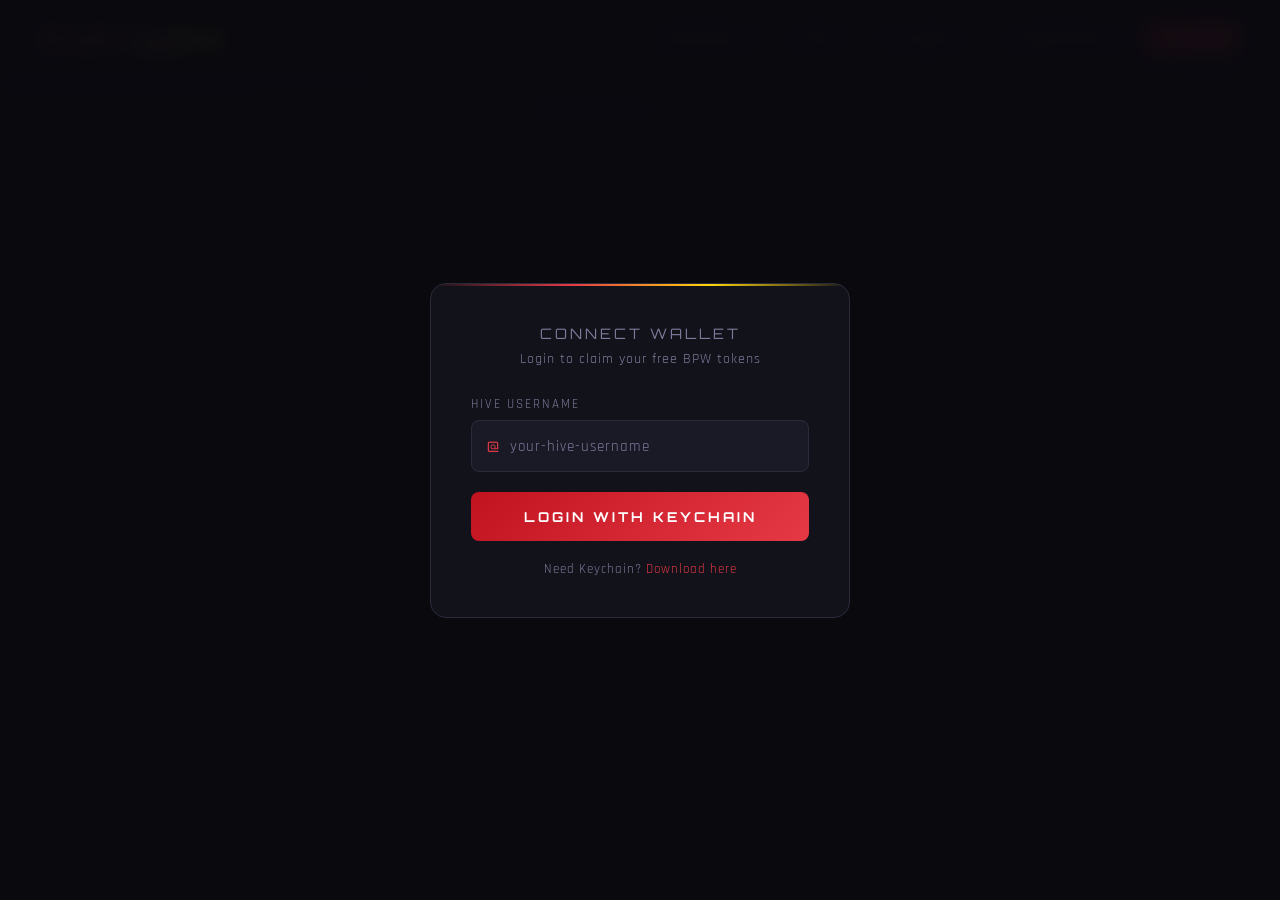
<file: faucet.html>
<!DOCTYPE html>
<html lang="en">
<head>
<meta charset="UTF-8">
<meta name="viewport" content="width=device-width, initial-scale=1.0">
<title>BoCrypto — BPW Faucet</title>
<link href="https://fonts.googleapis.com/css2?family=Orbitron:wght@400;700;900&family=Rajdhani:wght@300;400;600&display=swap" rel="stylesheet">
<style>
  * { margin: 0; padding: 0; box-sizing: border-box; }

  :root {
    --red: #e63946;
    --red-dark: #c1121f;
    --gold: #ffd60a;
    --bg: #0a0a0f;
    --surface: #12121a;
    --surface2: #1a1a26;
    --border: #2a2a3a;
    --text: #e8e8f0;
    --text-dim: #7a7a9a;
    --green: #50c878;
  }

  body {
    font-family: 'Rajdhani', sans-serif;
    background: var(--bg);
    color: var(--text);
    min-height: 100vh;
    position: relative;
    overflow-x: hidden;
  }

  body::before {
    content: '';
    position: fixed;
    inset: 0;
    background-image:
      linear-gradient(rgba(230,57,70,0.03) 1px, transparent 1px),
      linear-gradient(90deg, rgba(230,57,70,0.03) 1px, transparent 1px);
    background-size: 40px 40px;
    animation: gridMove 20s linear infinite;
    pointer-events: none;
    z-index: 0;
  }

  @keyframes gridMove {
    0% { transform: translateY(0); }
    100% { transform: translateY(40px); }
  }

  .orb {
    position: fixed;
    border-radius: 50%;
    filter: blur(80px);
    pointer-events: none;
    z-index: 0;
  }
  .orb-1 { width: 500px; height: 500px; background: rgba(230,57,70,0.06); top: -150px; left: -150px; animation: float1 10s ease-in-out infinite; }
  .orb-2 { width: 400px; height: 400px; background: rgba(255,214,10,0.04); bottom: -100px; right: -100px; animation: float2 12s ease-in-out infinite; }

  @keyframes float1 { 0%,100%{transform:translate(0,0)} 50%{transform:translate(40px,40px)} }
  @keyframes float2 { 0%,100%{transform:translate(0,0)} 50%{transform:translate(-30px,-30px)} }

  /* HEADER */
  .header {
    position: relative;
    z-index: 10;
    display: flex;
    align-items: center;
    justify-content: space-between;
    padding: 20px 40px;
    border-bottom: 1px solid var(--border);
    background: rgba(10,10,15,0.8);
    backdrop-filter: blur(10px);
    flex-wrap: wrap;
    gap: 12px;
  }

  .logo-text {
    font-family: 'Orbitron', monospace;
    font-size: 1.8rem;
    font-weight: 900;
    letter-spacing: 4px;
    background: linear-gradient(135deg, var(--red) 0%, var(--gold) 100%);
    -webkit-background-clip: text;
    -webkit-text-fill-color: transparent;
    background-clip: text;
    text-decoration: none;
  }

  .nav-links { display: flex; gap: 8px; flex-wrap: wrap; }

  .nav-btn {
    padding: 8px 20px;
    border-radius: 6px;
    font-family: 'Orbitron', monospace;
    font-size: 0.7rem;
    letter-spacing: 2px;
    cursor: pointer;
    transition: all 0.2s;
    text-decoration: none;
    border: 1px solid var(--border);
    color: var(--text-dim);
    background: none;
  }

  .nav-btn:hover { border-color: var(--red); color: var(--red); }
  .nav-btn.active { background: linear-gradient(135deg, var(--red-dark), var(--red)); border: none; color: white; }

  /* LOGIN OVERLAY */
  #loginOverlay {
    position: fixed;
    inset: 0;
    background: rgba(10,10,15,0.95);
    z-index: 100;
    display: flex;
    align-items: center;
    justify-content: center;
    backdrop-filter: blur(10px);
  }

  .login-box {
    background: var(--surface);
    border: 1px solid var(--border);
    border-radius: 16px;
    padding: 40px;
    width: 100%;
    max-width: 420px;
    position: relative;
    overflow: hidden;
    animation: fadeUp 0.5s ease both;
  }

  .login-box::before {
    content: '';
    position: absolute;
    top: 0; left: 0; right: 0;
    height: 2px;
    background: linear-gradient(90deg, transparent, var(--red), var(--gold), transparent);
  }

  .login-title {
    font-family: 'Orbitron', monospace;
    font-size: 0.9rem;
    letter-spacing: 3px;
    color: var(--text-dim);
    text-transform: uppercase;
    margin-bottom: 8px;
    text-align: center;
  }

  .login-sub {
    font-size: 0.85rem;
    color: var(--text-dim);
    text-align: center;
    margin-bottom: 28px;
    letter-spacing: 1px;
  }

  .input-label {
    display: block;
    font-size: 0.8rem;
    letter-spacing: 2px;
    color: var(--text-dim);
    text-transform: uppercase;
    margin-bottom: 8px;
  }

  .input-wrap { position: relative; margin-bottom: 20px; }

  .input-wrap::before {
    content: '@';
    position: absolute;
    left: 16px;
    top: 50%;
    transform: translateY(-50%);
    color: var(--red);
    font-family: 'Orbitron', monospace;
    font-size: 0.9rem;
  }

  input[type=text] {
    width: 100%;
    background: var(--surface2);
    border: 1px solid var(--border);
    border-radius: 8px;
    padding: 14px 16px 14px 38px;
    color: var(--text);
    font-family: 'Rajdhani', sans-serif;
    font-size: 1.1rem;
    letter-spacing: 1px;
    transition: border-color 0.2s, box-shadow 0.2s;
    outline: none;
  }

  input[type=text]:focus {
    border-color: var(--red);
    box-shadow: 0 0 0 3px rgba(230,57,70,0.1);
  }

  input[type=text]::placeholder { color: var(--text-dim); font-size: 0.95rem; }

  .btn {
    width: 100%;
    padding: 16px;
    background: linear-gradient(135deg, var(--red-dark), var(--red));
    border: none;
    border-radius: 8px;
    color: white;
    font-family: 'Orbitron', monospace;
    font-size: 0.85rem;
    font-weight: 700;
    letter-spacing: 3px;
    text-transform: uppercase;
    cursor: pointer;
    transition: all 0.2s;
    position: relative;
    overflow: hidden;
  }

  .btn::before {
    content: '';
    position: absolute;
    top: 0; left: -100%;
    width: 100%; height: 100%;
    background: linear-gradient(90deg, transparent, rgba(255,255,255,0.1), transparent);
    transition: left 0.4s;
  }

  .btn:hover::before { left: 100%; }
  .btn:hover { transform: translateY(-1px); box-shadow: 0 8px 25px rgba(230,57,70,0.4); }
  .btn:disabled { opacity: 0.5; cursor: not-allowed; transform: none; }

  .status {
    margin-top: 16px;
    padding: 12px 16px;
    border-radius: 8px;
    font-size: 0.9rem;
    letter-spacing: 1px;
    display: none;
    animation: fadeIn 0.3s ease;
  }

  .status.error { display: block; background: rgba(230,57,70,0.1); border: 1px solid rgba(230,57,70,0.3); color: #ff6b78; }
  .status.info { display: block; background: rgba(255,214,10,0.08); border: 1px solid rgba(255,214,10,0.2); color: var(--gold); }
  .status.success { display: block; background: rgba(80,200,120,0.1); border: 1px solid rgba(80,200,120,0.3); color: var(--green); }

  .keychain-note { text-align: center; margin-top: 20px; font-size: 0.8rem; color: var(--text-dim); letter-spacing: 1px; }
  .keychain-note a { color: var(--red); text-decoration: none; }

  /* MAIN */
  #faucetMain {
    display: none;
    position: relative;
    z-index: 10;
    max-width: 900px;
    margin: 0 auto;
    padding: 40px 20px;
  }

  .hero { text-align: center; margin-bottom: 40px; animation: fadeDown 0.6s ease both; }
  .hero-badge {
    display: inline-block;
    background: rgba(230,57,70,0.1);
    border: 1px solid rgba(230,57,70,0.3);
    color: var(--red);
    font-family: 'Orbitron', monospace;
    font-size: 0.65rem;
    letter-spacing: 3px;
    padding: 5px 16px;
    border-radius: 20px;
    margin-bottom: 20px;
  }
  .hero-title {
    font-family: 'Orbitron', monospace;
    font-size: 2.8rem;
    font-weight: 900;
    letter-spacing: 4px;
    background: linear-gradient(135deg, var(--red), var(--gold));
    -webkit-background-clip: text;
    -webkit-text-fill-color: transparent;
    background-clip: text;
    margin-bottom: 12px;
    line-height: 1.1;
  }
  .hero-sub { font-size: 1rem; color: var(--text-dim); letter-spacing: 2px; margin-bottom: 28px; }
  .hero-stats { display: flex; justify-content: center; gap: 32px; flex-wrap: wrap; }
  .hstat { text-align: center; }
  .hstat-val { font-family: 'Orbitron', monospace; font-size: 1.4rem; font-weight: 900; color: var(--gold); }
  .hstat-label { font-size: 0.72rem; color: var(--text-dim); letter-spacing: 1px; margin-top: 2px; }

  /* FAUCET CARD */
  .faucet-card {
    background: var(--surface);
    border: 1px solid var(--border);
    border-radius: 16px;
    padding: 40px;
    margin-bottom: 32px;
    position: relative;
    overflow: hidden;
  }

  .faucet-card::before {
    content: '';
    position: absolute;
    top: 0; left: 0; right: 0;
    height: 2px;
    background: linear-gradient(90deg, transparent, var(--red), var(--gold), transparent);
  }

  .faucet-title {
    font-family: 'Orbitron', monospace;
    font-size: 0.8rem;
    letter-spacing: 3px;
    color: var(--text-dim);
    text-transform: uppercase;
    margin-bottom: 24px;
    text-align: center;
  }

  .user-info {
    display: flex;
    align-items: center;
    gap: 14px;
    margin-bottom: 28px;
    padding-bottom: 20px;
    border-bottom: 1px solid var(--border);
  }

  .user-av {
    width: 48px; height: 48px;
    border-radius: 50%;
    background: linear-gradient(135deg, var(--red), var(--gold));
    display: flex;
    align-items: center;
    justify-content: center;
    font-family: 'Orbitron', monospace;
    font-size: 1.1rem;
    font-weight: 900;
    color: white;
    flex-shrink: 0;
  }

  .user-name { font-family: 'Orbitron', monospace; font-size: 1rem; color: var(--text); }

  .logout-btn {
    margin-left: auto;
    background: none;
    border: 1px solid var(--border);
    color: var(--text-dim);
    padding: 6px 14px;
    border-radius: 6px;
    font-family: 'Rajdhani', sans-serif;
    font-size: 0.85rem;
    cursor: pointer;
    transition: all 0.2s;
  }

  .logout-btn:hover { border-color: var(--red); color: var(--red); }

  .reward-box {
    background: var(--surface2);
    border: 1px solid rgba(230,57,70,0.2);
    border-radius: 12px;
    padding: 24px;
    text-align: center;
    margin-bottom: 24px;
  }

  .reward-amount { font-family: 'Orbitron', monospace; font-size: 2rem; font-weight: 900; color: var(--gold); }

  .balance-display { font-size: 1rem; color: var(--text); margin-top: 8px; }
  .balance-display span { color: var(--red); font-weight: bold; }

  .progress-bar { background: var(--surface2); border-radius: 10px; height: 12px; margin: 16px 0; overflow: hidden; border: 1px solid var(--border); }
  .progress-fill {
    background: linear-gradient(90deg, var(--red), var(--gold));
    width: 0%;
    height: 100%;
    transition: width 0.3s;
  }

  .withdraw-note { font-size: 0.78rem; color: var(--text-dim); margin-bottom: 16px; }

  .btn-claim {
    width: 100%;
    padding: 16px;
    background: linear-gradient(135deg, var(--red-dark), var(--red));
    border: none;
    border-radius: 10px;
    color: white;
    font-family: 'Orbitron', monospace;
    font-size: 0.85rem;
    font-weight: 900;
    letter-spacing: 3px;
    cursor: pointer;
    transition: all 0.2s;
    margin-bottom: 12px;
  }

  .btn-claim:disabled { opacity: 0.5; cursor: not-allowed; }

  .btn-withdraw {
    width: 100%;
    padding: 14px;
    background: linear-gradient(135deg, var(--gold), #b8860b);
    border: none;
    border-radius: 8px;
    color: var(--bg);
    font-family: 'Orbitron', monospace;
    font-size: 0.8rem;
    font-weight: 900;
    letter-spacing: 2px;
    cursor: pointer;
    transition: all 0.2s;
  }

  .btn-withdraw:disabled { opacity: 0.4; cursor: not-allowed; background: var(--text-dim); }

  .countdown-wrap { text-align: center; margin-top: 12px; }
  .countdown { font-family: 'Orbitron', monospace; font-size: 1.2rem; font-weight: 700; color: var(--gold); }

  /* LEADERBOARD CARD */
  .lb-card {
    background: var(--surface);
    border: 1px solid var(--border);
    border-radius: 16px;
    padding: 32px;
  }

  .lb-title {
    font-family: 'Orbitron', monospace;
    font-size: 0.8rem;
    letter-spacing: 3px;
    color: var(--text-dim);
    text-transform: uppercase;
    margin-bottom: 20px;
  }

  .lb-row {
    display: flex;
    align-items: center;
    gap: 12px;
    padding: 10px 0;
    border-bottom: 1px solid var(--border);
  }

  .lb-row:last-child { border-bottom: none; }

  .lb-rank { font-family: 'Orbitron', monospace; font-size: 0.85rem; font-weight: 900; width: 30px; }
  .lb-rank.r1 { color: var(--gold); }
  .lb-rank.r2 { color: #c0c0c0; }
  .lb-rank.r3 { color: #cd7f32; }
  .lb-name { flex: 1; font-size: 0.9rem; }
  .lb-amount { font-family: 'Orbitron', monospace; color: var(--gold); }

  .footer { text-align: center; padding: 24px; border-top: 1px solid var(--border); font-size: 0.78rem; color: var(--text-dim); position: relative; z-index: 10; }

  @keyframes fadeDown { from{opacity:0;transform:translateY(-20px)} to{opacity:1;transform:translateY(0)} }
  @keyframes fadeUp { from{opacity:0;transform:translateY(20px)} to{opacity:1;transform:translateY(0)} }
  @keyframes fadeIn { from{opacity:0} to{opacity:1} }

  @media(max-width:600px) {
    .header { padding: 16px 20px; }
    .hero-title { font-size: 1.8rem; }
    .faucet-card { padding: 28px 20px; }
  }
</style>
</head>
<body>

<div class="orb orb-1"></div>
<div class="orb orb-2"></div>

<!-- HEADER -->
<div class="header">
  <a href="index.html" class="logo-text">BoCrypto</a>
  <div class="nav-links">
    <a href="index.html" class="nav-btn">Dashboard</a>
    <a href="shop.html" class="nav-btn">Shop</a>
    <a href="dungeon.html" class="nav-btn">Dungeon</a>
    <a href="leaderboard.html" class="nav-btn">Leaderboard</a>
    <span class="nav-btn active">Faucet</span>
  </div>
</div>

<!-- LOGIN OVERLAY -->
<div id="loginOverlay">
  <div class="login-box">
    <div class="login-title">Connect Wallet</div>
    <div class="login-sub">Login to claim your free BPW tokens</div>
    <label class="input-label" for="username">Hive Username</label>
    <div class="input-wrap">
      <input type="text" id="username" placeholder="your-hive-username" autocomplete="off" />
    </div>
    <button class="btn" id="loginBtn" onclick="loginWithKeychain()">Login with Keychain</button>
    <div class="status" id="loginStatus"></div>
    <div class="keychain-note">Need Keychain? <a href="https://hive-keychain.com" target="_blank">Download here</a></div>
  </div>
</div>

<!-- FAUCET MAIN -->
<div id="faucetMain">
  <div class="hero">
    <div class="hero-badge">⚡ FREE BPW TOKENS</div>
    <div class="hero-title">BPW FAUCET</div>
    <div class="hero-sub">Claim 5 satoshi BPW every 12 hours</div>
    <div class="hero-stats">
      <div class="hstat"><div class="hstat-val">5</div><div class="hstat-label">Satoshi / claim</div></div>
      <div class="hstat"><div class="hstat-val">12h</div><div class="hstat-label">Cooldown</div></div>
      <div class="hstat"><div class="hstat-val">250</div><div class="hstat-label">Min withdraw</div></div>
    </div>
  </div>

  <div class="faucet-card">
    <div class="faucet-title">⚡ Claim Your BPW Tokens</div>
    <div id="claimSection">
      <div class="user-info">
        <div class="user-av" id="userAv">?</div>
        <div>
          <div class="user-name" id="userName">—</div>
        </div>
        <button class="logout-btn" onclick="logout()">Logout</button>
      </div>
      <div class="reward-box">
        <div class="reward-amount">5 SATOSHI BPW</div>
        <div class="balance-display">Your balance: <span id="userBalance">0</span> / 250 satoshi</div>
        <div class="progress-bar"><div class="progress-fill" id="progressFill" style="width:0%"></div></div>
        <div class="withdraw-note">💰 Minimum 250 satoshi BPW za isplatu + 1 BoCrypto fee</div>
      </div>
      <button class="btn-claim" id="claimBtn" onclick="doClaim()">⚡ CLAIM NOW</button>
      <div class="countdown-wrap" id="countdownWrap" style="display:none;"><div class="countdown" id="countdown">11:59:59</div></div>
      <button class="btn-withdraw" id="withdrawBtn" onclick="doWithdraw()" disabled>💸 WITHDRAW (1 BoCrypto fee)</button>
      <div class="status" id="claimStatus"></div>
    </div>
  </div>

  <div class="lb-card">
    <div class="lb-title">🏆 Top 10 BPW Satoshi Owners (Blockchain)</div>
    <div id="leaderboard"><div style="text-align:center;padding:20px;color:var(--text-dim);">Loading...</div></div>
  </div>
</div>

<div class="footer">BPW Faucet — Part of <a href="index.html" style="color:var(--red);text-decoration:none;">BoCrypto Ecosystem</a></div>

<script>
  const SHOP_OWNER = 'bokica80';
  const COOLDOWN_MS = 12 * 60 * 60 * 1000;
  const MIN_WITHDRAW = 250;
  const CLAIM_AMOUNT = 5;

  let currentUser = null;
  let countdownInterval = null;

  // ── STORAGE HELPERS ──
  function getBalance(username) { return parseInt(localStorage.getItem('bpw_balance_' + username) || '0'); }
  function setBalance(username, amount) { localStorage.setItem('bpw_balance_' + username, amount.toString()); }
  function getLastClaim(username) { return parseInt(localStorage.getItem('bpw_lastclaim_' + username) || '0'); }
  function setLastClaim(username) { localStorage.setItem('bpw_lastclaim_' + username, Date.now().toString()); }
  function canClaim(username) { return (Date.now() - getLastClaim(username)) >= COOLDOWN_MS; }
  function timeUntilClaim(username) { return Math.max(0, COOLDOWN_MS - (Date.now() - getLastClaim(username))); }

  // ── AUTO-LOGIN ──
  window.addEventListener('load', function() {
    const saved = sessionStorage.getItem('bocrypto_user');
    if (saved) { currentUser = saved; showClaim(saved); }
    loadLeaderboard();
  });

  // ── LOGIN ──
  function showLoginStatus(msg, type) {
    const el = document.getElementById('loginStatus');
    el.textContent = msg;
    el.className = 'status ' + type;
  }

  function loginWithKeychain() {
    const username = document.getElementById('username').value.trim().toLowerCase();
    if (!username) { showLoginStatus('Unesite svoje Hive korisničko ime.', 'error'); return; }
    if (typeof window.hive_keychain === 'undefined') {
      showLoginStatus('Hive Keychain nije detektovan. Instalirajte browser ekstenziju.', 'error');
      return;
    }
    const btn = document.getElementById('loginBtn');
    btn.disabled = true;
    btn.textContent = 'Connecting...';
    showLoginStatus('Waiting for Keychain confirmation...', 'info');

    window.hive_keychain.requestSignBuffer(username, 'BoCrypto Faucet Login ' + Date.now(), 'Posting', function(response) {
      btn.disabled = false;
      btn.textContent = 'Login with Keychain';
      if (response.success) {
        currentUser = username;
        sessionStorage.setItem('bocrypto_user', username);
        document.getElementById('loginOverlay').style.display = 'none';
        document.getElementById('faucetMain').style.display = 'block';
        showClaim(username);
      } else {
        showLoginStatus(response.message || 'Login cancelled or failed.', 'error');
      }
    });
  }

  document.getElementById('username').addEventListener('keydown', function(e) { if (e.key === 'Enter') loginWithKeychain(); });

  function logout() {
    currentUser = null;
    sessionStorage.removeItem('bocrypto_user');
    if (countdownInterval) clearInterval(countdownInterval);
    document.getElementById('faucetMain').style.display = 'none';
    document.getElementById('loginOverlay').style.display = 'flex';
    document.getElementById('username').value = '';
    document.getElementById('loginStatus').className = 'status';
  }

  // ── CLAIM UI ──
  function showClaim(username) {
    document.getElementById('loginOverlay').style.display = 'none';
    document.getElementById('faucetMain').style.display = 'block';
    document.getElementById('userAv').textContent = username[0].toUpperCase();
    document.getElementById('userName').textContent = '@' + username;
    updateUI(username);
    loadLeaderboard();
  }

  function updateUI(username) {
    const balance = getBalance(username);
    const pct = (balance / MIN_WITHDRAW) * 100;
    document.getElementById('userBalance').textContent = balance;
    document.getElementById('progressFill').style.width = Math.min(pct, 100) + '%';
    document.getElementById('withdrawBtn').disabled = (balance < MIN_WITHDRAW);

    const btn = document.getElementById('claimBtn');
    const cwrap = document.getElementById('countdownWrap');
    if (canClaim(username)) {
      btn.disabled = false;
      btn.textContent = '⚡ CLAIM NOW';
      cwrap.style.display = 'none';
      if (countdownInterval) clearInterval(countdownInterval);
    } else {
      btn.disabled = true;
      btn.textContent = '✓ CLAIMED';
      cwrap.style.display = 'block';
      startCountdown(username);
    }
  }

  function startCountdown(username) {
    if (countdownInterval) clearInterval(countdownInterval);
    countdownInterval = setInterval(function() {
      const remaining = timeUntilClaim(username);
      if (remaining <= 0) {
        clearInterval(countdownInterval);
        updateUI(username);
        return;
      }
      const h = Math.floor(remaining / 3600000);
      const m = Math.floor((remaining % 3600000) / 60000);
      const s = Math.floor((remaining % 60000) / 1000);
      document.getElementById('countdown').textContent =
        String(h).padStart(2, '0') + ':' + String(m).padStart(2, '0') + ':' + String(s).padStart(2, '0');
    }, 1000);
  }

  // ── CLAIM ──
  function doClaim() {
    if (!currentUser) return;
    if (!canClaim(currentUser)) {
      showClaimStatus('Već si klaimovao. Vrati se za 12 sati!', 'error');
      return;
    }
    const btn = document.getElementById('claimBtn');
    btn.disabled = true;
    btn.textContent = 'Processing...';
    setTimeout(function() {
      const bal = getBalance(currentUser) + CLAIM_AMOUNT;
      setBalance(currentUser, bal);
      setLastClaim(currentUser);
      updateUI(currentUser);
      btn.disabled = false;
      btn.textContent = '⚡ CLAIM NOW';
      showClaimStatus('✓ Klaimovano! +' + CLAIM_AMOUNT + ' satoshi BPW', 'success');
      setTimeout(function() { document.getElementById('claimStatus').className = 'status'; }, 3000);
    }, 500);
  }

  // ── WITHDRAW ──
  function doWithdraw() {
    if (!currentUser) return;
    const balance = getBalance(currentUser);
    if (balance < MIN_WITHDRAW) {
      showClaimStatus('Treba ti minimum ' + MIN_WITHDRAW + ' satoshi BPW za isplatu.', 'error');
      return;
    }
    if (typeof window.hive_keychain === 'undefined') {
      showClaimStatus('Hive Keychain nije detektovan.', 'error');
      return;
    }
    const btn = document.getElementById('withdrawBtn');
    btn.disabled = true;
    btn.textContent = 'Processing...';

    const memo = 'BPW_WITHDRAW:' + currentUser + ':' + MIN_WITHDRAW;
    const json = JSON.stringify({
      contractName: 'tokens',
      contractAction: 'transfer',
      contractPayload: { symbol: 'BOCRYPTO', to: SHOP_OWNER, quantity: '1', memo: memo }
    });

    window.hive_keychain.requestCustomJson(currentUser, 'ssc-mainnet-hive', 'Active', json, 'BPW Withdraw Fee (1 BoCrypto)', function(response) {
      btn.disabled = false;
      btn.textContent = '💸 WITHDRAW (1 BoCrypto fee)';
      if (response.success) {
        showClaimStatus('✓ Zahtev za isplatu poslat! Admin će ti poslati BPW uskoro.', 'success');
        setTimeout(function() { document.getElementById('claimStatus').className = 'status'; }, 4000);
      } else {
        showClaimStatus(response.message || 'Transakcija neuspešna.', 'error');
      }
    });
  }

  function showClaimStatus(msg, type) {
    const el = document.getElementById('claimStatus');
    el.textContent = msg;
    el.className = 'status ' + type;
  }

  // ── LEADERBOARD ──
  async function loadLeaderboard() {
    try {
      const res = await fetch('https://api.hive-engine.com/rpc/contracts', {
        method: 'POST',
        headers: { 'Content-Type': 'application/json' },
        body: JSON.stringify({
          jsonrpc: '2.0', id: 1, method: 'find',
          params: { contract: 'tokens', table: 'balances', query: { symbol: 'BPW' }, limit: 500, offset: 0 }
        })
      });
      const data = await res.json();
      const holders = (data && data.result) || [];
      const withSatoshi = holders.map(h => ({ account: h.account, satoshi: Math.floor((parseFloat(h.balance) || 0) * 100000000) }));
      const sorted = withSatoshi.filter(h => h.satoshi > 0).sort((a, b) => b.satoshi - a.satoshi).slice(0, 10);
      const el = document.getElementById('leaderboard');
      if (!sorted.length) {
        el.innerHTML = '<div style="text-align:center;padding:20px;color:var(--text-dim);">No BPW holders yet.</div>';
        return;
      }
      el.innerHTML = sorted.map((entry, i) => {
        const rankClass = i === 0 ? 'r1' : i === 1 ? 'r2' : i === 2 ? 'r3' : '';
        const rankEmoji = i === 0 ? '🥇' : i === 1 ? '🥈' : i === 2 ? '🥉' : '#' + (i + 1);
        return `
          <div class="lb-row">
            <div class="lb-rank ${rankClass}">${rankEmoji}</div>
            <div class="lb-name">@${entry.account}</div>
            <div class="lb-amount">${entry.satoshi.toLocaleString()} satoshi</div>
          </div>`;
      }).join('');
    } catch(e) {
      document.getElementById('leaderboard').innerHTML = '<div style="text-align:center;padding:20px;color:var(--red);">Error loading leaderboard</div>';
    }
  }
</script>
</body>
</html>
</file>
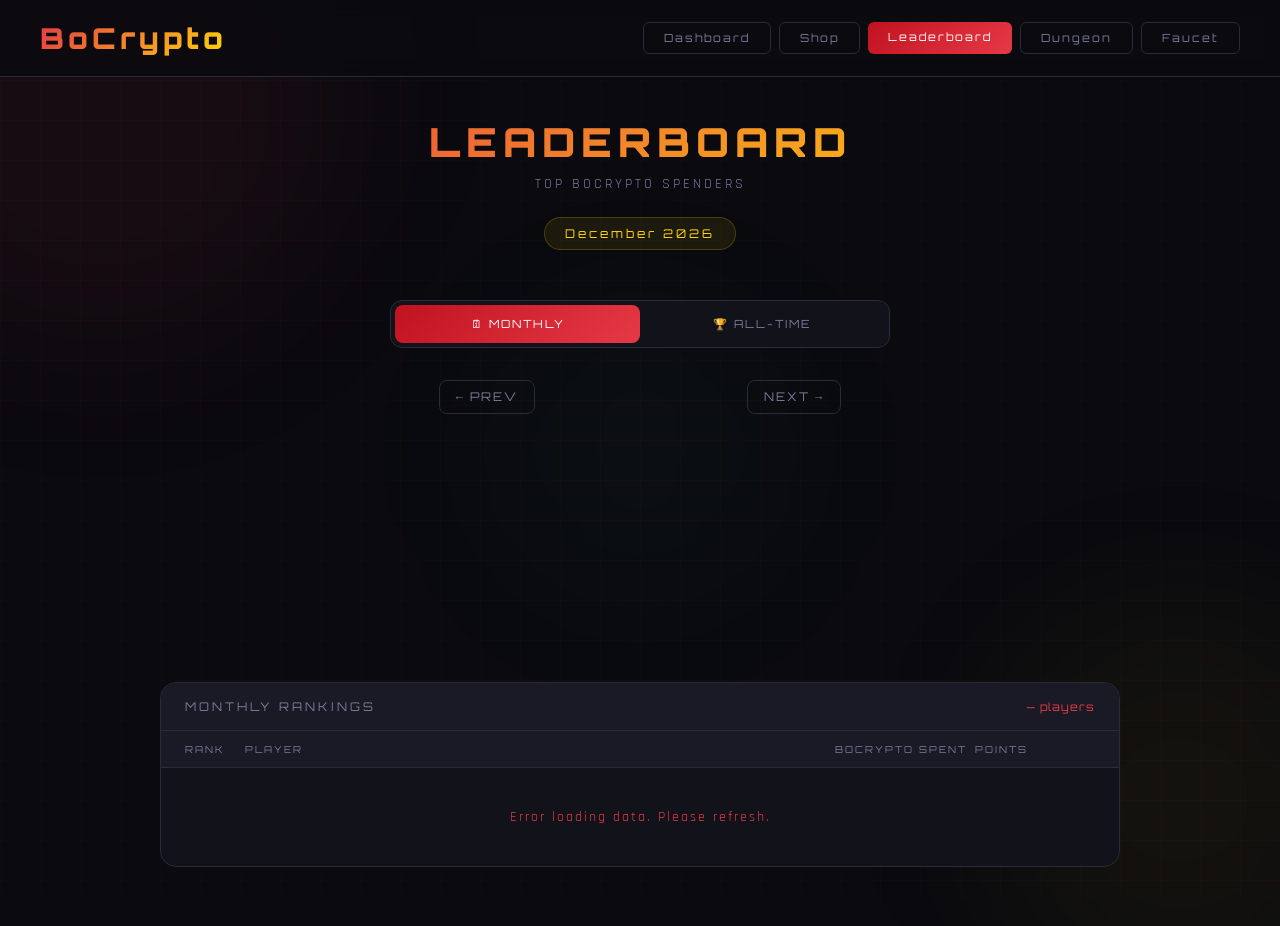
<file: leaderboard.html>
<!DOCTYPE html>
<html lang="en">
<head>
<meta charset="UTF-8">
<meta name="viewport" content="width=device-width, initial-scale=1.0">
<title>BoCrypto — Leaderboard</title>
<link href="https://fonts.googleapis.com/css2?family=Orbitron:wght@400;700;900&family=Rajdhani:wght@300;400;600&display=swap" rel="stylesheet">
<style>
  * { margin:0; padding:0; box-sizing:border-box; }
  :root { --red:#e63946; --red-dark:#c1121f; --gold:#ffd60a; --bg:#0a0a0f; --surface:#12121a; --surface2:#1a1a26; --border:#2a2a3a; --text:#e8e8f0; --text-dim:#7a7a9a; --green:#50c878; --silver:#c0c0c0; --bronze:#cd7f32; }
  body { font-family:'Rajdhani',sans-serif; background:var(--bg); color:var(--text); min-height:100vh; position:relative; overflow-x:hidden; }
  body::before { content:''; position:fixed; inset:0; background-image:linear-gradient(rgba(230,57,70,0.03) 1px,transparent 1px),linear-gradient(90deg,rgba(230,57,70,0.03) 1px,transparent 1px); background-size:40px 40px; animation:gridMove 20s linear infinite; pointer-events:none; z-index:0; }
  @keyframes gridMove { 0%{transform:translateY(0)} 100%{transform:translateY(40px)} }
  .orb { position:fixed; border-radius:50%; filter:blur(80px); pointer-events:none; z-index:0; }
  .orb-1 { width:500px; height:500px; background:rgba(230,57,70,0.06); top:-150px; left:-150px; animation:float1 10s ease-in-out infinite; }
  .orb-2 { width:400px; height:400px; background:rgba(255,214,10,0.04); bottom:-100px; right:-100px; animation:float2 12s ease-in-out infinite; }
  .orb-3 { width:300px; height:300px; background:rgba(80,200,120,0.03); top:50%; left:50%; transform:translate(-50%,-50%); animation:float3 15s ease-in-out infinite; }
  @keyframes float1 { 0%,100%{transform:translate(0,0)} 50%{transform:translate(40px,40px)} }
  @keyframes float2 { 0%,100%{transform:translate(0,0)} 50%{transform:translate(-30px,-30px)} }
  @keyframes float3 { 0%,100%{transform:translate(-50%,-50%) scale(1)} 50%{transform:translate(-50%,-50%) scale(1.2)} }

  /* HEADER */
  .header { position:relative; z-index:10; display:flex; align-items:center; justify-content:space-between; padding:20px 40px; border-bottom:1px solid var(--border); background:rgba(10,10,15,0.8); backdrop-filter:blur(10px); flex-wrap:wrap; gap:12px; }
  .logo-text { font-family:'Orbitron',monospace; font-size:1.8rem; font-weight:900; letter-spacing:4px; background:linear-gradient(135deg,var(--red) 0%,var(--gold) 100%); -webkit-background-clip:text; -webkit-text-fill-color:transparent; background-clip:text; text-decoration:none; }
  .nav-links { display:flex; gap:8px; flex-wrap:wrap; }
  .nav-btn { padding:8px 20px; border-radius:6px; font-family:'Orbitron',monospace; font-size:0.7rem; letter-spacing:2px; cursor:pointer; transition:all 0.2s; text-decoration:none; border:1px solid var(--border); color:var(--text-dim); background:none; }
  .nav-btn:hover { border-color:var(--red); color:var(--red); }
  .nav-btn.active { background:linear-gradient(135deg,var(--red-dark),var(--red)); border:none; color:white; }

  /* MAIN */
  .main { position:relative; z-index:10; max-width:1000px; margin:0 auto; padding:40px 20px; }

  /* HERO */
  .hero { text-align:center; margin-bottom:50px; animation:fadeDown 0.6s ease both; }
  .hero-title { font-family:'Orbitron',monospace; font-size:2.5rem; font-weight:900; letter-spacing:6px; background:linear-gradient(135deg,var(--red),var(--gold)); -webkit-background-clip:text; -webkit-text-fill-color:transparent; background-clip:text; margin-bottom:8px; }
  .hero-sub { font-size:0.9rem; color:var(--text-dim); letter-spacing:3px; text-transform:uppercase; margin-bottom:24px; }
  .month-badge { display:inline-block; background:rgba(255,214,10,0.08); border:1px solid rgba(255,214,10,0.2); color:var(--gold); font-family:'Orbitron',monospace; font-size:0.75rem; letter-spacing:3px; padding:8px 20px; border-radius:30px; }

  /* TABS */
  .tabs { display:flex; gap:0; background:var(--surface); border:1px solid var(--border); border-radius:12px; padding:4px; margin-bottom:32px; max-width:500px; margin-left:auto; margin-right:auto; }
  .tab { flex:1; padding:12px; text-align:center; font-family:'Orbitron',monospace; font-size:0.7rem; letter-spacing:2px; border-radius:8px; cursor:pointer; transition:all 0.2s; color:var(--text-dim); border:none; background:none; }
  .tab.active { background:linear-gradient(135deg,var(--red-dark),var(--red)); color:white; }
  .tab:not(.active):hover { color:var(--text); }

  /* TOP 3 PODIUM */
  .podium { display:flex; align-items:flex-end; justify-content:center; gap:16px; margin-bottom:40px; min-height:200px; }
  .podium-item { display:flex; flex-direction:column; align-items:center; gap:8px; animation:fadeUp 0.6s ease both; }
  .podium-item:nth-child(1) { animation-delay:0.2s; }
  .podium-item:nth-child(2) { animation-delay:0s; }
  .podium-item:nth-child(3) { animation-delay:0.4s; }

  .podium-crown { font-size:2rem; }
  .podium-avatar { width:60px; height:60px; border-radius:50%; display:flex; align-items:center; justify-content:center; font-family:'Orbitron',monospace; font-size:1.4rem; font-weight:900; color:white; position:relative; }
  .podium-avatar.gold-av { background:linear-gradient(135deg,#b8860b,var(--gold)); box-shadow:0 0 20px rgba(255,214,10,0.4); }
  .podium-avatar.silver-av { background:linear-gradient(135deg,#808080,var(--silver)); box-shadow:0 0 20px rgba(192,192,192,0.3); }
  .podium-avatar.bronze-av { background:linear-gradient(135deg,#8b4513,var(--bronze)); box-shadow:0 0 20px rgba(205,127,50,0.3); }
  .podium-name { font-family:'Orbitron',monospace; font-size:0.75rem; letter-spacing:1px; color:var(--text); }
  .podium-pts { font-family:'Orbitron',monospace; font-size:0.9rem; font-weight:900; }
  .podium-pts.gold-pts { color:var(--gold); }
  .podium-pts.silver-pts { color:var(--silver); }
  .podium-pts.bronze-pts { color:var(--bronze); }
  .podium-spent { font-size:0.7rem; color:var(--text-dim); letter-spacing:1px; }

  .podium-block { border-radius:8px 8px 0 0; width:100px; display:flex; align-items:center; justify-content:center; font-family:'Orbitron',monospace; font-size:1.5rem; font-weight:900; }
  .podium-block.first { height:100px; background:linear-gradient(135deg,rgba(255,214,10,0.2),rgba(255,214,10,0.05)); border:1px solid rgba(255,214,10,0.3); color:var(--gold); }
  .podium-block.second { height:70px; background:linear-gradient(135deg,rgba(192,192,192,0.15),rgba(192,192,192,0.03)); border:1px solid rgba(192,192,192,0.2); color:var(--silver); }
  .podium-block.third { height:50px; background:linear-gradient(135deg,rgba(205,127,50,0.15),rgba(205,127,50,0.03)); border:1px solid rgba(205,127,50,0.2); color:var(--bronze); }

  /* LEADERBOARD TABLE */
  .board { background:var(--surface); border:1px solid var(--border); border-radius:16px; overflow:hidden; }
  .board-header { background:var(--surface2); padding:16px 24px; border-bottom:1px solid var(--border); display:flex; align-items:center; justify-content:space-between; }
  .board-title { font-family:'Orbitron',monospace; font-size:0.75rem; letter-spacing:3px; color:var(--text-dim); }
  .board-count { font-family:'Orbitron',monospace; font-size:0.7rem; color:var(--red); letter-spacing:1px; }

  .board-row { display:grid; grid-template-columns:60px 1fr 140px 120px; align-items:center; padding:16px 24px; border-bottom:1px solid var(--border); transition:background 0.2s; animation:fadeIn 0.4s ease both; }
  .board-row:last-child { border-bottom:none; }
  .board-row:hover { background:rgba(255,255,255,0.02); }
  .board-row.top1 { background:rgba(255,214,10,0.04); }
  .board-row.top2 { background:rgba(192,192,192,0.03); }
  .board-row.top3 { background:rgba(205,127,50,0.03); }

  .board-th { display:grid; grid-template-columns:60px 1fr 140px 120px; padding:12px 24px; background:var(--surface2); border-bottom:1px solid var(--border); }
  .th { font-family:'Orbitron',monospace; font-size:0.6rem; letter-spacing:2px; color:var(--text-dim); text-transform:uppercase; }

  .rank-num { font-family:'Orbitron',monospace; font-size:1.1rem; font-weight:900; }
  .rank-num.r1 { color:var(--gold); }
  .rank-num.r2 { color:var(--silver); }
  .rank-num.r3 { color:var(--bronze); }
  .rank-num.rn { color:var(--text-dim); }

  .user-cell { display:flex; align-items:center; gap:12px; }
  .user-av { width:36px; height:36px; border-radius:50%; background:linear-gradient(135deg,var(--red-dark),var(--red)); display:flex; align-items:center; justify-content:center; font-family:'Orbitron',monospace; font-size:0.9rem; font-weight:900; color:white; flex-shrink:0; }
  .user-av.av1 { background:linear-gradient(135deg,#b8860b,var(--gold)); }
  .user-av.av2 { background:linear-gradient(135deg,#808080,var(--silver)); }
  .user-av.av3 { background:linear-gradient(135deg,#8b4513,var(--bronze)); }
  .user-name { font-family:'Orbitron',monospace; font-size:0.85rem; color:var(--text); }
  .user-name span { color:var(--text-dim); font-size:0.75rem; }

  .spent-cell { font-family:'Orbitron',monospace; font-size:0.85rem; color:var(--text-dim); }
  .spent-cell strong { color:var(--gold); }

  .pts-cell { display:flex; align-items:center; gap:8px; }
  .pts-val { font-family:'Orbitron',monospace; font-size:1rem; font-weight:900; color:var(--red); }
  .pts-label { font-size:0.65rem; color:var(--text-dim); letter-spacing:1px; }

  .empty-state { text-align:center; padding:60px; color:var(--text-dim); font-size:0.9rem; letter-spacing:2px; }
  .loading-state { text-align:center; padding:40px; color:var(--text-dim); font-size:0.85rem; letter-spacing:2px; animation:pulse 1.5s ease-in-out infinite; }

  /* LAST UPDATED */
  .last-updated { text-align:center; margin-top:20px; font-size:0.75rem; color:var(--text-dim); letter-spacing:1px; }

  @keyframes fadeDown { from{opacity:0;transform:translateY(-20px)} to{opacity:1;transform:translateY(0)} }
  @keyframes fadeUp { from{opacity:0;transform:translateY(20px)} to{opacity:1;transform:translateY(0)} }
  @keyframes fadeIn { from{opacity:0} to{opacity:1} }
  @keyframes pulse { 0%,100%{opacity:1} 50%{opacity:0.4} }

  @media(max-width:600px) {
    .header { padding:16px 20px; }
    .hero-title { font-size:1.8rem; }
    .board-row,.board-th { grid-template-columns:50px 1fr 100px; }
    .board-row > .spent-cell,.board-th > .th:nth-child(3) { display:none; }
    .podium { gap:8px; }
    .podium-block { width:80px; }
    .podium-avatar { width:48px; height:48px; font-size:1.1rem; }
  }
</style>
</head>
<body>
<div class="orb orb-1"></div>
<div class="orb orb-2"></div>
<div class="orb orb-3"></div>

<!-- HEADER -->
<div class="header">
  <a href="index.html" class="logo-text">BoCrypto</a>
  <div class="nav-links">
    <a href="index.html" class="nav-btn">Dashboard</a>
    <a href="shop.html" class="nav-btn">Shop</a>
    <span class="nav-btn active">Leaderboard</span>
    <a href="dungeon.html" class="nav-btn">Dungeon</a>
    <a href="faucet.html" class="nav-btn">Faucet</a>
  </div>
</div>

<!-- MAIN -->
<div class="main">
  <div class="hero">
    <div class="hero-title">LEADERBOARD</div>
    <div class="hero-sub">Top BoCrypto Spenders</div>
    <div class="month-badge" id="monthBadge">Loading...</div>
  </div>

  <!-- TABS -->
  <div class="tabs" style="margin-bottom:32px;">
    <button class="tab active" id="tab-monthly" onclick="switchTab('monthly')">🗓 MONTHLY</button>
    <button class="tab" id="tab-alltime" onclick="switchTab('alltime')">🏆 ALL-TIME</button>
  </div>

  <!-- MONTH NAV (visible only on monthly tab) -->
  <div id="monthNav" style="display:flex;align-items:center;justify-content:center;gap:16px;margin-bottom:28px;">
    <button onclick="prevMonth()" style="background:none;border:1px solid var(--border);color:var(--text-dim);padding:8px 16px;border-radius:8px;font-family:'Orbitron',monospace;font-size:0.75rem;letter-spacing:2px;cursor:pointer;transition:all 0.2s;" onmouseover="this.style.borderColor='var(--red)';this.style.color='var(--red)'" onmouseout="this.style.borderColor='var(--border)';this.style.color='var(--text-dim)'">← PREV</button>
    <div id="monthNavLabel" style="font-family:'Orbitron',monospace;font-size:0.85rem;letter-spacing:3px;color:var(--text);min-width:180px;text-align:center;"></div>
    <button onclick="nextMonth()" id="nextMonthBtn" style="background:none;border:1px solid var(--border);color:var(--text-dim);padding:8px 16px;border-radius:8px;font-family:'Orbitron',monospace;font-size:0.75rem;letter-spacing:2px;cursor:pointer;transition:all 0.2s;" onmouseover="this.style.borderColor='var(--red)';this.style.color='var(--red)'" onmouseout="this.style.borderColor='var(--border)';this.style.color='var(--text-dim)'">NEXT →</button>
  </div>

  <!-- PODIUM (top 3) -->
  <div class="podium" id="podium"></div>

  <!-- TABLE -->
  <div class="board">
    <div class="board-header">
      <div class="board-title" id="boardTitle">MONTHLY RANKINGS</div>
      <div class="board-count" id="boardCount">— players</div>
    </div>
    <div class="board-th">
      <div class="th">Rank</div>
      <div class="th">Player</div>
      <div class="th">BoCrypto Spent</div>
      <div class="th">Points</div>
    </div>
    <div id="boardRows"><div class="loading-state">Loading leaderboard...</div></div>
  </div>

  <div class="last-updated" id="lastUpdated"></div>
</div>

<script>
  const SHOP_OWNER = 'bokica80';
  let currentTab = 'monthly';
  let monthlyData = [];
  let alltimeData = [];
  let allPurchases = [];

  // Platni tokeni + konverzija u BoCrypto ekvivalent (ista kao shop.html)
  const PAYMENT_RATES = { BOCRYPTO: 1, BPW: 500, BCM: 1000000 };
  const SATOSHI_TO_UNIT = { BOCRYPTO: 1, BPW: 0.00000001, BCM: 1 };
  function toBoCrypto(amount, sym) {
    return (amount || 0) * (PAYMENT_RATES[sym] || 0) / (SATOSHI_TO_UNIT[sym] || 1);
  }
  const PURCHASE_TOKENS = ['BOCRYPTO', 'BPW', 'BCM'];

  // Month navigation state
  const now = new Date();
  const months = ['January','February','March','April','May','June','July','August','September','October','November','December'];
  let viewYear = now.getFullYear();
  let viewMonth = now.getMonth(); // 0-indexed

  document.getElementById('monthBadge').textContent = months[now.getMonth()] + ' ' + now.getFullYear();

  function prevMonth() {
    viewMonth--;
    if (viewMonth < 0) { viewMonth = 11; viewYear--; }
    updateMonthNav();
    computeMonthlyData();
    renderBoard();
  }

  function nextMonth() {
    if (viewYear === now.getFullYear() && viewMonth >= now.getMonth()) return;
    viewMonth++;
    if (viewMonth > 11) { viewMonth = 0; viewYear++; }
    updateMonthNav();
    computeMonthlyData();
    renderBoard();
  }

  function updateMonthNav() {
    document.getElementById('monthNavLabel').textContent = months[viewMonth] + ' ' + viewYear;
    document.getElementById('monthBadge').textContent = months[viewMonth] + ' ' + viewYear;
    const isCurrentMonth = viewYear === now.getFullYear() && viewMonth === now.getMonth();
    const nextBtn = document.getElementById('nextMonthBtn');
    nextBtn.style.opacity = isCurrentMonth ? '0.3' : '1';
    nextBtn.style.cursor = isCurrentMonth ? 'not-allowed' : 'pointer';
  }

  function computeMonthlyData(resetTimestamp) {
    const startOfViewMonth = new Date(viewYear, viewMonth, 1).getTime() / 1000;
    const endOfViewMonth = new Date(viewYear, viewMonth + 1, 1).getTime() / 1000;
    let monthStart = startOfViewMonth;
    // Apply reset only for current month
    if (resetTimestamp && viewYear === now.getFullYear() && viewMonth === now.getMonth()) {
      if (resetTimestamp > startOfViewMonth) monthStart = resetTimestamp;
    }
    const monthlyMap = {};
    allPurchases
      .filter(tx => tx.timestamp >= monthStart && tx.timestamp < endOfViewMonth)
      .forEach(tx => {
        if (!monthlyMap[tx.from]) monthlyMap[tx.from] = 0;
        monthlyMap[tx.from] += tx.bcValue || 0;
      });
    monthlyData = Object.entries(monthlyMap)
      .map(([user, spent]) => ({ user, spent, points: spent / 1000 }))
      .sort((a, b) => b.spent - a.spent);
  }

  // ── FETCH DATA ──
  async function fetchLeaderboard() {
    try {
      // Fetch purchases (all payment tokens) and reset timestamp in parallel
      const [purchaseRes, bpwRes, bcmRes, resetRes] = await Promise.all([
        fetch('https://history.hive-engine.com/accountHistory?account=' + SHOP_OWNER + '&symbol=BOCRYPTO&limit=500&offset=0'),
        fetch('https://history.hive-engine.com/accountHistory?account=' + SHOP_OWNER + '&symbol=BPW&limit=500&offset=0'),
        fetch('https://history.hive-engine.com/accountHistory?account=' + SHOP_OWNER + '&symbol=BCM&limit=500&offset=0'),
        fetch('https://api.hive.blog', {
          method: 'POST',
          headers: {'Content-Type':'application/json'},
          body: JSON.stringify({ jsonrpc:'2.0', method:'condenser_api.get_account_history', params:[SHOP_OWNER, -1, 50], id:1 })
        })
      ]);

      const purchaseData = await purchaseRes.json();
      const bpwData = await bpwRes.json();
      const bcmData = await bcmRes.json();
      const resetData = await resetRes.json();

      // Store all purchases globally (merge all payment tokens)
      allPurchases = (purchaseData || [])
        .concat(bpwData || [])
        .concat(bcmData || [])
        .filter(tx =>
          tx.operation === 'tokens_transfer' && tx.to === SHOP_OWNER &&
          tx.memo && tx.memo.includes('BoCrypto Shop:')
        )
        .map(tx => ({ ...tx, bcValue: toBoCrypto(tx.quantity, tx.symbol) }));

      // All-time aggregation (in BoCrypto equivalent)
      const alltimeMap = {};
      allPurchases.forEach(tx => {
        if (!alltimeMap[tx.from]) alltimeMap[tx.from] = 0;
        alltimeMap[tx.from] += tx.bcValue;
      });
      alltimeData = Object.entries(alltimeMap)
        .map(([user, spent]) => ({ user, spent, points: spent / 1000 }))
        .sort((a, b) => b.spent - a.spent);

      // Get reset timestamp from bocrypto-reset custom_json in hive history
      let resetTimestamp = null;
      try {
        const startOfMonth = new Date(now.getFullYear(), now.getMonth(), 1).getTime() / 1000;
        // resetData here is account history - scan for custom_json with id bocrypto-reset
        const ops = (resetData.result || []).map(([,op]) => op);
        const resetOps = ops
          .filter(op => op.op[0] === 'custom_json' && op.op[1].id === 'bocrypto-reset')
          .map(op => {
            try {
              const d = JSON.parse(op.op[1].json);
              const ts = new Date(op.timestamp + 'Z').getTime() / 1000;
              return { ts, data: d };
            } catch(e) { return null; }
          })
          .filter(r => r && r.data.action === 'monthly_reset' && r.ts >= startOfMonth);
        if (resetOps.length) {
          resetTimestamp = Math.max(...resetOps.map(r => r.ts));
        }
      } catch(e) {}

      computeMonthlyData(resetTimestamp);
      updateMonthNav();
      document.getElementById('lastUpdated').textContent = 'Last updated: ' + new Date().toLocaleTimeString();
      renderBoard();
    } catch(e) {
      document.getElementById('boardRows').innerHTML = '<div class="loading-state" style="color:var(--red)">Error loading data. Please refresh.</div>';
    }
  }

  // ── SWITCH TAB ──
  function switchTab(tab) {
    currentTab = tab;
    document.getElementById('tab-monthly').className = 'tab' + (tab==='monthly' ? ' active' : '');
    document.getElementById('tab-alltime').className = 'tab' + (tab==='alltime' ? ' active' : '');
    document.getElementById('boardTitle').textContent = tab === 'monthly' ? 'MONTHLY RANKINGS' : 'ALL-TIME TOP SPENDERS';
    document.getElementById('monthNav').style.display = tab === 'monthly' ? 'flex' : 'none';
    document.getElementById('monthBadge').textContent = tab === 'monthly'
      ? months[viewMonth] + ' ' + viewYear
      : 'All Time';
    renderBoard();
  }

  // ── RENDER ──
  function renderBoard() {
    const data = currentTab === 'monthly' ? monthlyData : alltimeData;
    document.getElementById('boardCount').textContent = data.length + ' players';

    // PODIUM (top 3)
    renderPodium(data.slice(0, 3));

    // TABLE (from rank 4 onwards, top 3 already in podium)
    const rows = data.slice(3);
    const rowsEl = document.getElementById('boardRows');

    if (!data.length) {
      rowsEl.innerHTML = '<div class="empty-state">No purchases yet this ' + (currentTab==='monthly'?'month':'time') + '.</div>';
      return;
    }

    // Show all including top 3 in table
    rowsEl.innerHTML = data.map((entry, i) => {
      const rank = i + 1;
      const rankClass = rank===1?'r1':rank===2?'r2':rank===3?'r3':'rn';
      const rankEmoji = rank===1?'🥇':rank===2?'🥈':rank===3?'🥉':'#'+rank;
      const rowClass = rank===1?'top1':rank===2?'top2':rank===3?'top3':'';
      const avClass = rank===1?'av1':rank===2?'av2':rank===3?'av3':'';
      return `
        <div class="board-row ${rowClass}" style="animation-delay:${i*0.05}s">
          <div class="rank-num ${rankClass}">${rank <= 3 ? rankEmoji : '#'+rank}</div>
          <div class="user-cell">
            <div class="user-av ${avClass}">${entry.user[0].toUpperCase()}</div>
            <div class="user-name">@${entry.user}</div>
          </div>
          <div class="spent-cell"><strong>${Math.round(entry.spent).toLocaleString()}</strong> BC</div>
          <div class="pts-cell">
            <div class="pts-val">${entry.points.toFixed(2)}</div>
            <div class="pts-label">pts</div>
          </div>
        </div>
      `;
    }).join('');
  }

  function renderPodium(top) {
    const podium = document.getElementById('podium');
    if (!top.length) { podium.innerHTML = ''; return; }

    // Order: 2nd, 1st, 3rd for visual podium effect
    const order = [top[1], top[0], top[2]].filter(Boolean);
    const configs = top[1]
      ? [
          { crown:'🥈', avClass:'silver-av', ptsClass:'silver-pts', blockClass:'second', blockNum:'2' },
          { crown:'🥇', avClass:'gold-av', ptsClass:'gold-pts', blockClass:'first', blockNum:'1' },
          { crown:'🥉', avClass:'bronze-av', ptsClass:'bronze-pts', blockClass:'third', blockNum:'3' }
        ]
      : [
          { crown:'🥇', avClass:'gold-av', ptsClass:'gold-pts', blockClass:'first', blockNum:'1' }
        ];

    const displayOrder = top[1] ? [top[1], top[0], top[2]].filter(Boolean) : [top[0]];
    const displayConfigs = top[1] ? configs : [configs[1]];

    podium.innerHTML = displayOrder.map((entry, i) => {
      if (!entry) return '';
      const cfg = displayConfigs[i];
      return `
        <div class="podium-item">
          <div class="podium-crown">${cfg.crown}</div>
          <div class="podium-avatar ${cfg.avClass}">${entry.user[0].toUpperCase()}</div>
          <div class="podium-name">@${entry.user}</div>
          <div class="podium-pts ${cfg.ptsClass}">${entry.points.toFixed(2)} pts</div>
          <div class="podium-spent">${Math.round(entry.spent).toLocaleString()} BC</div>
          <div class="podium-block ${cfg.blockClass}">${cfg.blockNum}</div>
        </div>
      `;
    }).join('');
  }

  // Init
  fetchLeaderboard();

  // Auto-refresh every 5 minutes
  setInterval(fetchLeaderboard, 5 * 60 * 1000);
</script>
</body>
</html>
</file>
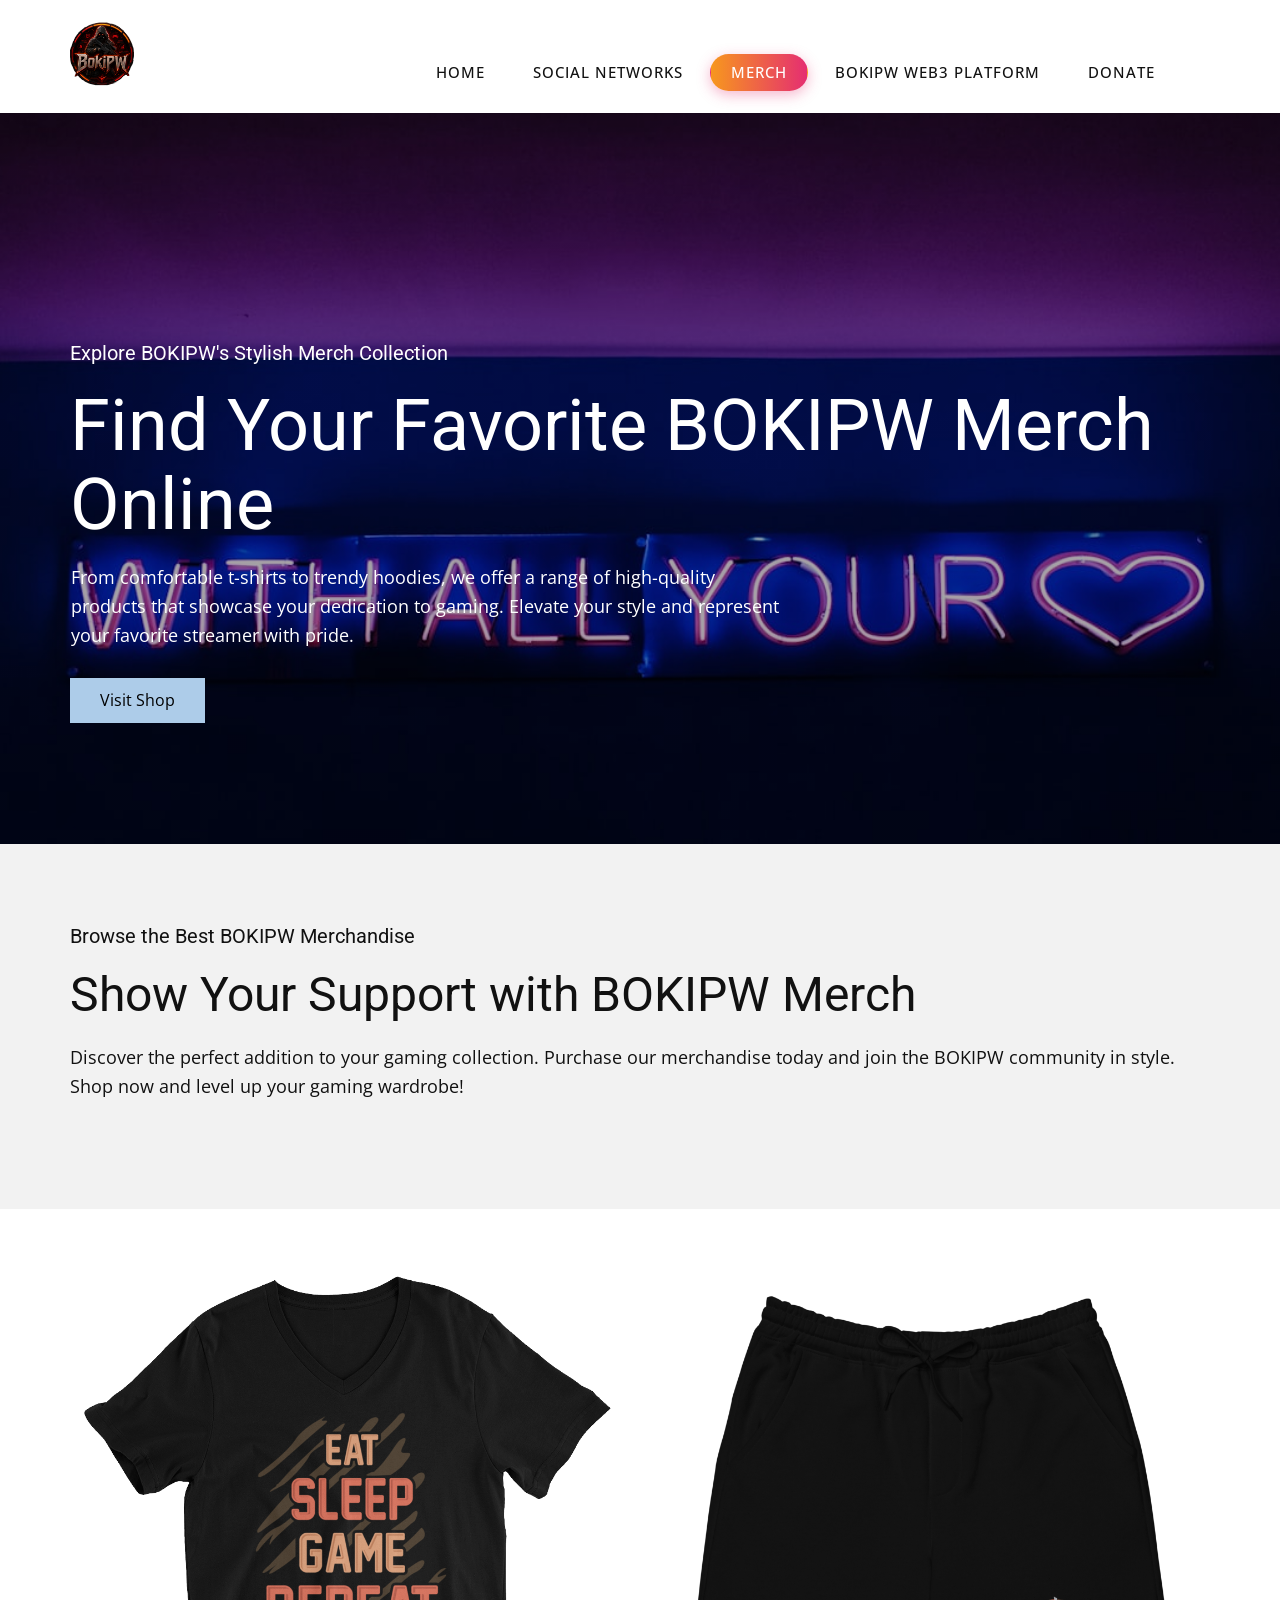
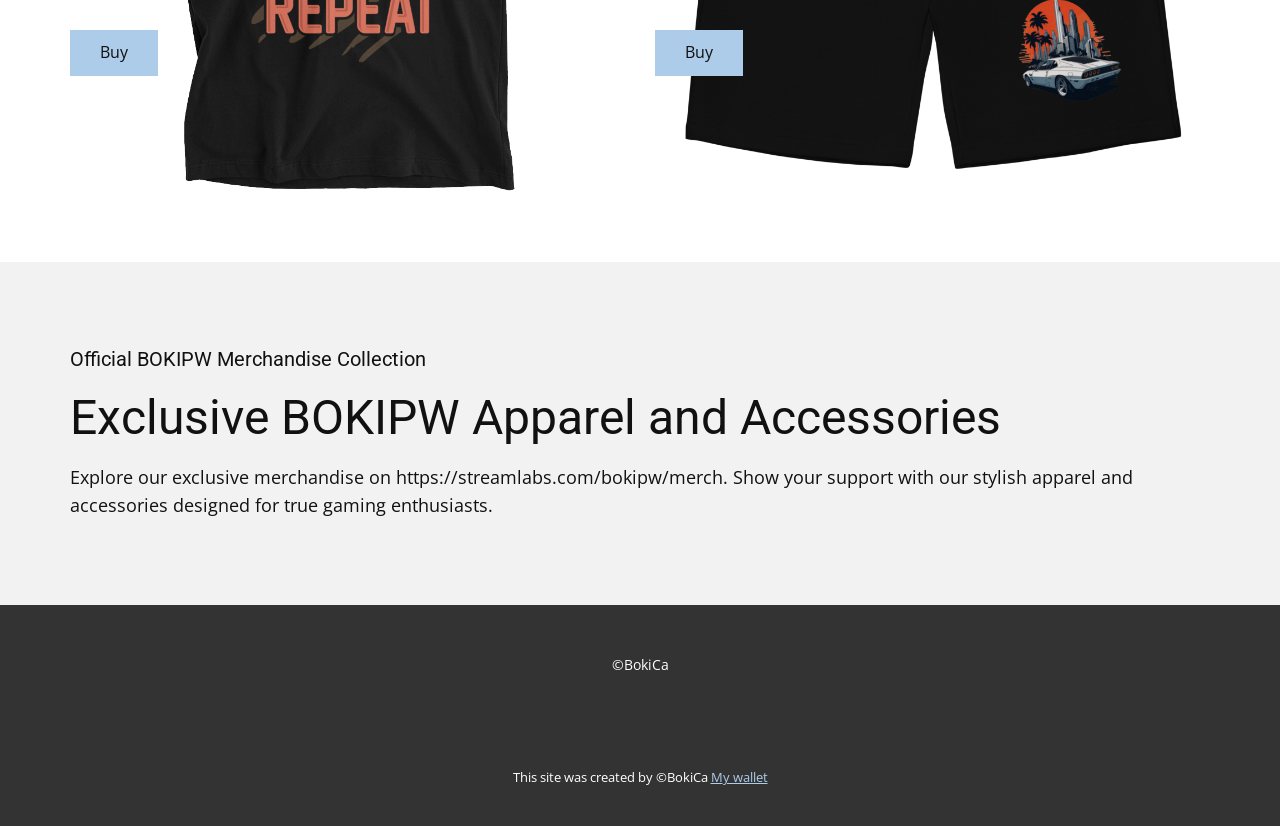
<file: Merch.html>
<!DOCTYPE html>
<html style="font-size: 16px;" lang="en"><head>
    <meta name="viewport" content="width=device-width, initial-scale=1.0">
    <meta charset="utf-8">
    <meta name="keywords" content="Find Your Favorite BOKIPW Merch Online, Show Your Support with BOKIPW Merch, Exclusive BOKIPW Apparel and Accessories, Shop the Latest BOKIPW Merchandise, Last meetings, Streamlabs Swag, Testimonials, Discover BOKIPW&amp;apos;s Trendy Merchandise, Fan Favorites">
    <meta name="description" content="Shop official BOKIPW merch on Streamlabs. T-shirts and gear for gamers and crypto fans — support the channel with style.">
    <title>Merch | BOKIPW</title>
    <link rel="stylesheet" href="nicepage.css" media="screen">
<link rel="stylesheet" href="Merch.css" media="screen">
    <script class="u-script" type="text/javascript" src="jquery.js" defer=""></script>
    <script class="u-script" type="text/javascript" src="nicepage.js" defer=""></script>
    <meta name="generator" content="Nicepage 6.18.1, nicepage.com">
    <link rel="icon" type="image/png" href="images/favicon.png">
    <link id="u-theme-google-font" rel="stylesheet" href="https://fonts.googleapis.com/css?family=Roboto:100,100i,300,300i,400,400i,500,500i,700,700i,900,900i|Open+Sans:300,300i,400,400i,500,500i,600,600i,700,700i,800,800i">
    
    
    
    
    
    
    <script type="application/ld+json">{
		"@context": "http://schema.org",
		"@type": "Organization",
		"name": "BOKIPW",
		"logo": "images/logo-web.png"
}</script>
    <meta name="theme-color" content="#478ac9">
    <meta property="og:title" content="Merch | BOKIPW">
    <meta property="og:type" content="website">
  <meta data-intl-tel-input-cdn-path="intlTelInput/"></head>
  <body data-path-to-root="./" data-include-products="false" class="u-body u-xl-mode" data-lang="en"><header class="u-clearfix u-header u-header" id="sec-3eed"><div class="u-clearfix u-sheet u-valign-middle u-sheet-1">
        <a href="#" class="u-image u-logo u-image-1" data-image-width="500" data-image-height="500">
          <img src="images/logo-web.png" class="u-logo-image u-logo-image-1">
        </a>
        <nav class="u-menu u-menu-dropdown u-offcanvas u-menu-1">
          <div class="menu-collapse" style="font-size: 1rem; letter-spacing: 0px;">
            <a class="u-button-style u-custom-left-right-menu-spacing u-custom-padding-bottom u-custom-top-bottom-menu-spacing u-nav-link u-text-active-palette-1-base u-text-hover-palette-2-base" href="#">
              <svg class="u-svg-link" viewBox="0 0 24 24"><use xlink:href="#menu-hamburger"></use></svg>
              <svg class="u-svg-content" version="1.1" id="menu-hamburger" viewBox="0 0 16 16" x="0px" y="0px" xmlns:xlink="http://www.w3.org/1999/xlink" xmlns="http://www.w3.org/2000/svg"><g><rect y="1" width="16" height="2"></rect><rect y="7" width="16" height="2"></rect><rect y="13" width="16" height="2"></rect>
</g></svg>
            </a>
          </div>
          <div class="u-nav-container">
            <ul class="u-nav u-unstyled u-nav-1"><li class="u-nav-item"><a class="u-button-style u-nav-link u-text-active-palette-1-base u-text-hover-palette-2-base" href="./" style="padding: 10px 20px;">Home</a>
</li><li class="u-nav-item"><a class="u-button-style u-nav-link u-text-active-palette-1-base u-text-hover-palette-2-base" href="Social-Networks.html" style="padding: 10px 20px;">Social Networks</a>
</li><li class="u-nav-item"><a class="u-button-style u-nav-link u-text-active-palette-1-base u-text-hover-palette-2-base" href="Merch.html" style="padding: 10px 20px;">Merch</a>
</li><li class="u-nav-item"><a class="u-button-style u-nav-link u-text-active-palette-1-base u-text-hover-palette-2-base" href="bocrypto/index.html" style="padding: 10px 20px;">BOKIPW WEB3 Platform</a></li><li class="u-nav-item"><a class="u-button-style u-nav-link u-text-active-palette-1-base u-text-hover-palette-2-base" href="Donate.html" style="padding: 10px 20px;">Donate</a>
</li></ul>
          </div>
          <div class="u-nav-container-collapse">
            <div class="u-black u-container-style u-inner-container-layout u-opacity u-opacity-95 u-sidenav">
              <div class="u-inner-container-layout u-sidenav-overflow">
                <div class="u-menu-close"></div>
                <ul class="u-align-center u-nav u-popupmenu-items u-unstyled u-nav-2"><li class="u-nav-item"><a class="u-button-style u-nav-link" href="./">Home</a>
</li><li class="u-nav-item"><a class="u-button-style u-nav-link" href="Social-Networks.html">Social Networks</a>
</li><li class="u-nav-item"><a class="u-button-style u-nav-link" href="Merch.html">Merch</a>
</li><li class="u-nav-item"><a class="u-button-style u-nav-link" href="bocrypto/index.html">BOKIPW WEB3 Platform</a></li><li class="u-nav-item"><a class="u-button-style u-nav-link" href="Donate.html">Donate</a>
</li></ul>
              </div>
            </div>
            <div class="u-black u-menu-overlay u-opacity u-opacity-70"></div>
          </div>
        </nav>
      </div></header> 
    <section class="u-clearfix u-image u-shading u-section-1" id="sec-3926" data-image-width="425" data-image-height="283">
      <div class="u-clearfix u-sheet u-sheet-1">
        <h5 class="u-align-left u-text u-text-default u-text-1">Explore BOKIPW's Stylish Merch Collection</h5>
        <h1 class="u-align-left u-text u-text-2">Find Your Favorite BOKIPW Merch Online</h1>
        <p class="u-align-left u-text u-text-3">From comfortable t-shirts to trendy hoodies, we offer a range of high-quality products that showcase your dedication to gaming. Elevate your style and represent your favorite streamer with pride.</p>
        <a href="https://streamlabs.com/bokipw/merch" class="u-border-none u-btn u-button-style u-palette-1-light-2 u-text-black u-btn-1">Visit Shop<br>
        </a>
      </div>
    </section>
    <section class="u-clearfix u-container-align-left u-grey-5 u-section-2" id="sec-4ec3">
      <div class="u-clearfix u-sheet u-sheet-1">
        <h5 class="u-align-left u-text u-text-default u-text-1">Browse the Best BOKIPW Merchandise</h5>
        <h2 class="u-align-left u-text u-text-2">Show Your Support with BOKIPW Merch</h2>
        <p class="u-align-left u-text u-text-default u-text-3">Discover the perfect addition to your gaming collection. Purchase our merchandise today and join the BOKIPW community in style. Shop now and level up your gaming wardrobe!</p>
      </div>
    </section>
    <section class="u-clearfix u-container-align-left u-section-3" id="sec-5862">
      <div class="u-clearfix u-sheet u-sheet-1">
        <div class="u-expanded-width u-list u-list-1">
          <div class="u-repeater u-repeater-1">
            <div class="u-container-style u-image u-list-item u-repeater-item u-image-1" data-image-width="1000" data-image-height="1000">
              <div class="u-container-layout u-similar-container u-container-layout-1">
                <a href="https://streamlabs.com/bokipw/merch/5061102" class="u-align-left u-border-none u-btn u-button-style u-palette-1-light-2 u-btn-1">Buy<br>
                </a>
              </div>
            </div>
            <div class="u-container-style u-image u-list-item u-repeater-item u-image-2" data-image-width="1000" data-image-height="1000">
              <div class="u-container-layout u-similar-container u-container-layout-2">
                <a href="https://streamlabs.com/bokipw/merch/5003535" class="u-align-left u-border-none u-btn u-button-style u-palette-1-light-2 u-btn-2">Buy </a>
              </div>
            </div>
          </div>
        </div>
      </div>
    </section>
    <section class="u-clearfix u-container-align-left u-grey-5 u-section-4" id="carousel_6781">
      <div class="u-clearfix u-sheet u-valign-middle u-sheet-1">
        <h5 class="u-align-left u-text u-text-default u-text-1">Official BOKIPW Merchandise Collection</h5>
        <h2 class="u-align-left u-text u-text-2">Exclusive BOKIPW Apparel and Accessories</h2>
        <p class="u-align-left u-text u-text-default u-text-3">Explore our exclusive merchandise on https://streamlabs.com/bokipw/merch. Show your support with our stylish apparel and accessories designed for true gaming enthusiasts.</p>
      </div>
    </section>
    
    
    
    <footer class="u-align-center u-clearfix u-container-align-center u-footer u-grey-80 u-footer" id="sec-1446"><div class="u-clearfix u-sheet u-sheet-1">
        <p class="u-small-text u-text u-text-variant u-text-1">©BokiCa </p>
      </div></footer>
    <section class="u-backlink u-clearfix u-grey-80">
      <p class="u-text">
        <span>This site was created by ©BokiCa </span>
        <a class="u-link" href="https://ud.me/boki.unstoppable" target="_blank" rel="nofollow">
          <span>My wallet</span>
        </a>
      </p>
    </section>
  
</body></html>
</file>
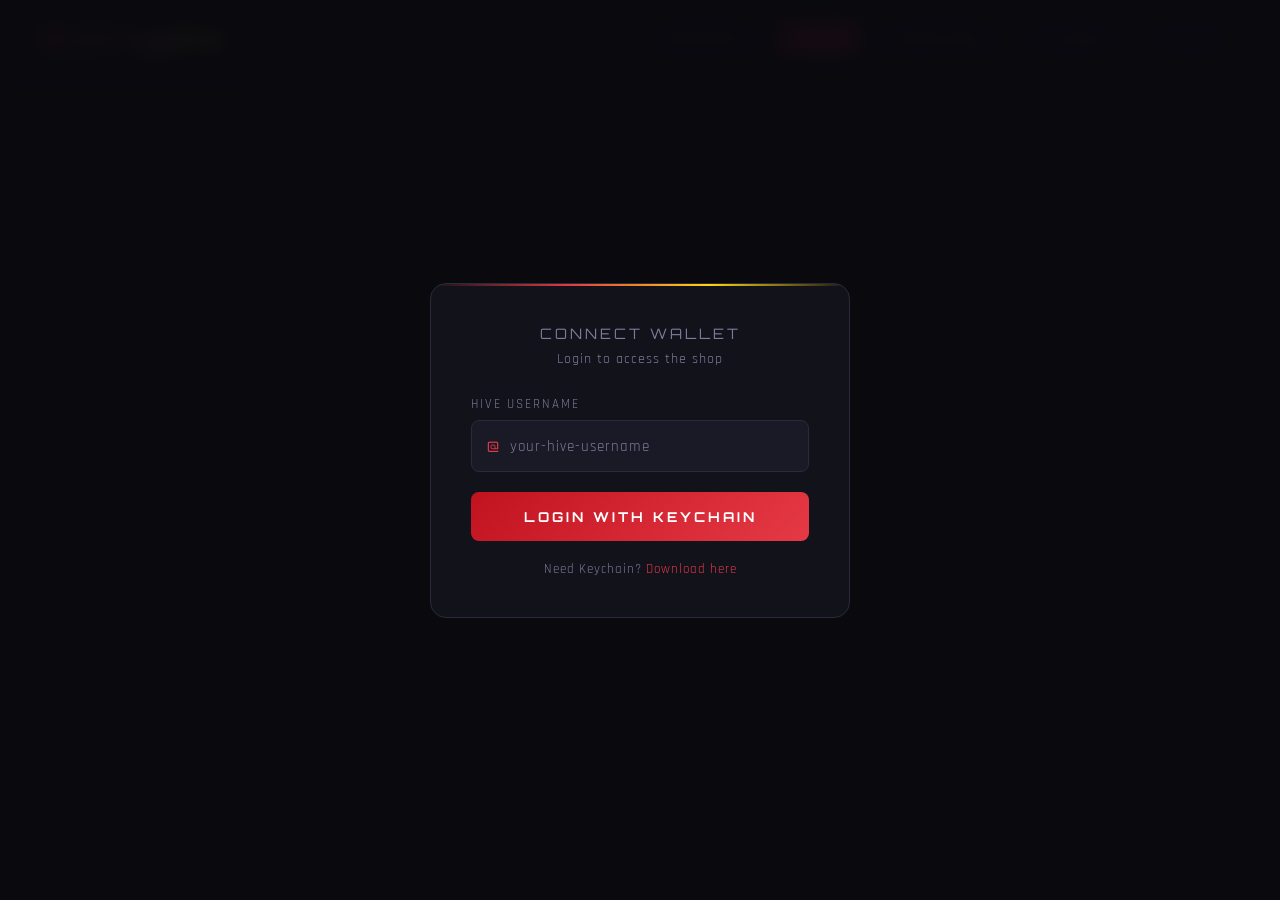
<file: shop.html>
<!DOCTYPE html>
<html lang="en">
<head>
<meta charset="UTF-8">
<meta name="viewport" content="width=device-width, initial-scale=1.0">
<title>BoCrypto — Shop</title>
<link href="https://fonts.googleapis.com/css2?family=Orbitron:wght@400;700;900&family=Rajdhani:wght@300;400;600&display=swap" rel="stylesheet">
<style>
  * { margin: 0; padding: 0; box-sizing: border-box; }

  :root {
    --red: #e63946;
    --red-dark: #c1121f;
    --gold: #ffd60a;
    --bg: #0a0a0f;
    --surface: #12121a;
    --surface2: #1a1a26;
    --border: #2a2a3a;
    --text: #e8e8f0;
    --text-dim: #7a7a9a;
  }

  body {
    font-family: 'Rajdhani', sans-serif;
    background: var(--bg);
    color: var(--text);
    min-height: 100vh;
    position: relative;
    overflow-x: hidden;
  }

  body::before {
    content: '';
    position: fixed;
    inset: 0;
    background-image:
      linear-gradient(rgba(230,57,70,0.03) 1px, transparent 1px),
      linear-gradient(90deg, rgba(230,57,70,0.03) 1px, transparent 1px);
    background-size: 40px 40px;
    animation: gridMove 20s linear infinite;
    pointer-events: none;
    z-index: 0;
  }

  @keyframes gridMove {
    0% { transform: translateY(0); }
    100% { transform: translateY(40px); }
  }

  .orb {
    position: fixed;
    border-radius: 50%;
    filter: blur(80px);
    pointer-events: none;
    z-index: 0;
  }
  .orb-1 { width: 400px; height: 400px; background: rgba(230,57,70,0.08); top: -100px; left: -100px; animation: float1 8s ease-in-out infinite; }
  .orb-2 { width: 300px; height: 300px; background: rgba(255,214,10,0.05); bottom: -50px; right: -50px; animation: float2 10s ease-in-out infinite; }

  @keyframes float1 { 0%,100%{transform:translate(0,0)} 50%{transform:translate(30px,30px)} }
  @keyframes float2 { 0%,100%{transform:translate(0,0)} 50%{transform:translate(-20px,-20px)} }

  /* HEADER */
  .header {
    position: relative;
    z-index: 10;
    display: flex;
    align-items: center;
    justify-content: space-between;
    padding: 20px 40px;
    border-bottom: 1px solid var(--border);
    background: rgba(10,10,15,0.8);
    backdrop-filter: blur(10px);
  }

  .logo-text {
    font-family: 'Orbitron', monospace;
    font-size: 1.8rem;
    font-weight: 900;
    letter-spacing: 4px;
    background: linear-gradient(135deg, var(--red) 0%, var(--gold) 100%);
    -webkit-background-clip: text;
    -webkit-text-fill-color: transparent;
    background-clip: text;
    text-decoration: none;
  }

  .nav-links {
    display: flex;
    gap: 8px;
  }

  .nav-btn {
    padding: 8px 20px;
    border-radius: 6px;
    font-family: 'Orbitron', monospace;
    font-size: 0.7rem;
    letter-spacing: 2px;
    cursor: pointer;
    transition: all 0.2s;
    text-decoration: none;
  }

  .nav-btn.active {
    background: linear-gradient(135deg, var(--red-dark), var(--red));
    border: none;
    color: white;
  }

  .nav-btn.outline {
    background: none;
    border: 1px solid var(--border);
    color: var(--text-dim);
  }

  .nav-btn.outline:hover { border-color: var(--red); color: var(--red); }

  /* LOGIN OVERLAY */
  #loginOverlay {
    position: fixed;
    inset: 0;
    background: rgba(10,10,15,0.95);
    z-index: 100;
    display: flex;
    align-items: center;
    justify-content: center;
    backdrop-filter: blur(10px);
  }

  .login-box {
    background: var(--surface);
    border: 1px solid var(--border);
    border-radius: 16px;
    padding: 40px;
    width: 100%;
    max-width: 420px;
    position: relative;
    overflow: hidden;
    animation: fadeUp 0.5s ease both;
  }

  .login-box::before {
    content: '';
    position: absolute;
    top: 0; left: 0; right: 0;
    height: 2px;
    background: linear-gradient(90deg, transparent, var(--red), var(--gold), transparent);
  }

  .login-title {
    font-family: 'Orbitron', monospace;
    font-size: 0.9rem;
    letter-spacing: 3px;
    color: var(--text-dim);
    text-transform: uppercase;
    margin-bottom: 8px;
    text-align: center;
  }

  .login-sub {
    font-size: 0.85rem;
    color: var(--text-dim);
    text-align: center;
    margin-bottom: 28px;
    letter-spacing: 1px;
  }

  .input-label {
    display: block;
    font-size: 0.8rem;
    letter-spacing: 2px;
    color: var(--text-dim);
    text-transform: uppercase;
    margin-bottom: 8px;
  }

  .input-wrap { position: relative; margin-bottom: 20px; }

  .input-wrap::before {
    content: '@';
    position: absolute;
    left: 16px;
    top: 50%;
    transform: translateY(-50%);
    color: var(--red);
    font-family: 'Orbitron', monospace;
    font-size: 0.9rem;
  }

  input[type=text] {
    width: 100%;
    background: var(--surface2);
    border: 1px solid var(--border);
    border-radius: 8px;
    padding: 14px 16px 14px 38px;
    color: var(--text);
    font-family: 'Rajdhani', sans-serif;
    font-size: 1.1rem;
    letter-spacing: 1px;
    transition: border-color 0.2s, box-shadow 0.2s;
    outline: none;
  }

  input[type=text]:focus {
    border-color: var(--red);
    box-shadow: 0 0 0 3px rgba(230,57,70,0.1);
  }

  input[type=text]::placeholder { color: var(--text-dim); font-size: 0.95rem; }

  .btn {
    width: 100%;
    padding: 16px;
    background: linear-gradient(135deg, var(--red-dark), var(--red));
    border: none;
    border-radius: 8px;
    color: white;
    font-family: 'Orbitron', monospace;
    font-size: 0.85rem;
    font-weight: 700;
    letter-spacing: 3px;
    text-transform: uppercase;
    cursor: pointer;
    transition: all 0.2s;
    position: relative;
    overflow: hidden;
  }

  .btn::before {
    content: '';
    position: absolute;
    top: 0; left: -100%;
    width: 100%; height: 100%;
    background: linear-gradient(90deg, transparent, rgba(255,255,255,0.1), transparent);
    transition: left 0.4s;
  }

  .btn:hover::before { left: 100%; }
  .btn:hover { transform: translateY(-1px); box-shadow: 0 8px 25px rgba(230,57,70,0.4); }
  .btn:active { transform: translateY(0); }
  .btn:disabled { opacity: 0.5; cursor: not-allowed; transform: none; }

  .status {
    margin-top: 16px;
    padding: 12px 16px;
    border-radius: 8px;
    font-size: 0.9rem;
    letter-spacing: 1px;
    display: none;
    animation: fadeIn 0.3s ease;
  }

  .status.error { display: block; background: rgba(230,57,70,0.1); border: 1px solid rgba(230,57,70,0.3); color: #ff6b78; }
  .status.info { display: block; background: rgba(255,214,10,0.08); border: 1px solid rgba(255,214,10,0.2); color: var(--gold); }
  .status.success { display: block; background: rgba(50,200,100,0.1); border: 1px solid rgba(50,200,100,0.3); color: #50c878; }

  .keychain-note { text-align: center; margin-top: 20px; font-size: 0.8rem; color: var(--text-dim); letter-spacing: 1px; }
  .keychain-note a { color: var(--red); text-decoration: none; }

  /* MAIN SHOP */
  #shopMain {
    display: none;
    position: relative;
    z-index: 10;
    max-width: 1100px;
    margin: 0 auto;
    padding: 40px 20px;
  }

  .shop-header {
    display: flex;
    align-items: center;
    justify-content: space-between;
    margin-bottom: 40px;
    flex-wrap: wrap;
    gap: 16px;
  }

  .shop-title {
    font-family: 'Orbitron', monospace;
    font-size: 1.6rem;
    font-weight: 900;
    letter-spacing: 4px;
    background: linear-gradient(135deg, var(--red), var(--gold));
    -webkit-background-clip: text;
    -webkit-text-fill-color: transparent;
    background-clip: text;
  }

  .user-pill {
    display: flex;
    align-items: center;
    gap: 12px;
    background: var(--surface);
    border: 1px solid var(--border);
    border-radius: 50px;
    padding: 8px 16px 8px 8px;
  }

  .user-avatar {
    width: 36px; height: 36px;
    border-radius: 50%;
    background: linear-gradient(135deg, var(--red), var(--gold));
    display: flex;
    align-items: center;
    justify-content: center;
    font-family: 'Orbitron', monospace;
    font-size: 0.9rem;
    font-weight: 900;
    color: white;
  }

  .user-name {
    font-family: 'Orbitron', monospace;
    font-size: 0.8rem;
    letter-spacing: 1px;
  }

  .bocrypto-balance {
    font-size: 0.8rem;
    color: var(--gold);
    letter-spacing: 1px;
  }

  .logout-btn {
    background: none;
    border: 1px solid var(--border);
    color: var(--text-dim);
    padding: 4px 12px;
    border-radius: 6px;
    font-family: 'Rajdhani', sans-serif;
    font-size: 0.8rem;
    cursor: pointer;
    transition: all 0.2s;
    margin-left: 4px;
  }

  .logout-btn:hover { border-color: var(--red); color: var(--red); }

  /* SHOP GRID */
  .shop-grid {
    display: grid;
    grid-template-columns: repeat(auto-fill, minmax(300px, 1fr));
    gap: 20px;
  }

  .token-card {
    background: var(--surface);
    border: 1px solid var(--border);
    border-radius: 16px;
    padding: 28px;
    position: relative;
    overflow: hidden;
    transition: border-color 0.3s, transform 0.3s;
    animation: fadeUp 0.5s ease both;
  }

  .token-card:hover {
    border-color: var(--red);
    transform: translateY(-4px);
  }

  .token-card::before {
    content: '';
    position: absolute;
    top: 0; left: 0; right: 0;
    height: 2px;
    background: linear-gradient(90deg, transparent, var(--red), var(--gold), transparent);
    opacity: 0;
    transition: opacity 0.3s;
  }

  .token-card:hover::before { opacity: 1; }

  .token-card-header {
    display: flex;
    align-items: center;
    justify-content: space-between;
    margin-bottom: 20px;
  }

  .token-symbol-big {
    font-family: 'Orbitron', monospace;
    font-size: 1.3rem;
    font-weight: 900;
    color: var(--text);
    letter-spacing: 2px;
  }

  .token-badge {
    font-family: 'Orbitron', monospace;
    font-size: 0.6rem;
    letter-spacing: 2px;
    padding: 4px 10px;
    border-radius: 20px;
    background: rgba(230,57,70,0.15);
    border: 1px solid rgba(230,57,70,0.3);
    color: var(--red);
  }

  .token-badge.sold-out {
    background: rgba(100,100,100,0.15);
    border-color: rgba(100,100,100,0.3);
    color: var(--text-dim);
  }

  .price-row {
    margin-bottom: 6px;
  }

  .price-label {
    font-size: 0.75rem;
    color: var(--text-dim);
    letter-spacing: 2px;
    text-transform: uppercase;
    margin-bottom: 4px;
  }

  .price-value {
    font-family: 'Orbitron', monospace;
    font-size: 1rem;
    color: var(--gold);
    letter-spacing: 1px;
  }

  .supply-row {
    margin-top: 12px;
    padding-top: 12px;
    border-top: 1px solid var(--border);
    display: flex;
    justify-content: space-between;
    align-items: center;
  }

  .supply-label { font-size: 0.75rem; color: var(--text-dim); letter-spacing: 1px; }
  .supply-value { font-family: 'Orbitron', monospace; font-size: 0.85rem; color: var(--text); }

  .supply-bar {
    width: 100%;
    height: 4px;
    background: var(--border);
    border-radius: 2px;
    margin-top: 8px;
    overflow: hidden;
  }

  .supply-fill {
    height: 100%;
    background: linear-gradient(90deg, var(--red), var(--gold));
    border-radius: 2px;
    transition: width 0.5s ease;
  }

  /* BUY SECTION */
  .buy-section {
    margin-top: 20px;
    padding-top: 20px;
    border-top: 1px solid var(--border);
  }

  .buy-label { font-size: 0.75rem; color: var(--text-dim); letter-spacing: 2px; text-transform: uppercase; margin-bottom: 8px; }

  .buy-row {
    display: flex;
    gap: 8px;
    align-items: center;
  }

  .qty-input {
    flex: 1;
    background: var(--surface2);
    border: 1px solid var(--border);
    border-radius: 8px;
    padding: 10px 14px;
    color: var(--text);
    font-family: 'Orbitron', monospace;
    font-size: 0.9rem;
    outline: none;
    transition: border-color 0.2s;
    min-width: 0;
  }

  .qty-input:focus { border-color: var(--red); }

  .buy-btn {
    padding: 10px 20px;
    background: linear-gradient(135deg, var(--red-dark), var(--red));
    border: none;
    border-radius: 8px;
    color: white;
    font-family: 'Orbitron', monospace;
    font-size: 0.7rem;
    font-weight: 700;
    letter-spacing: 2px;
    cursor: pointer;
    transition: all 0.2s;
    white-space: nowrap;
  }

  .buy-btn:hover { transform: translateY(-1px); box-shadow: 0 6px 20px rgba(230,57,70,0.4); }
  .buy-btn:active { transform: translateY(0); }
  .buy-btn:disabled { opacity: 0.4; cursor: not-allowed; transform: none; box-shadow: none; }

  .cost-preview {
    margin-top: 8px;
    font-size: 0.8rem;
    color: var(--text-dim);
    letter-spacing: 1px;
    min-height: 20px;
  }

  .cost-preview span { color: var(--gold); }

  /* MODAL */
  .modal-overlay {
    position: fixed;
    inset: 0;
    background: rgba(10,10,15,0.9);
    z-index: 200;
    display: none;
    align-items: center;
    justify-content: center;
    backdrop-filter: blur(10px);
  }

  .modal-overlay.show { display: flex; }

  .modal {
    background: var(--surface);
    border: 1px solid var(--border);
    border-radius: 16px;
    padding: 40px;
    max-width: 460px;
    width: 90%;
    position: relative;
    overflow: hidden;
    animation: fadeUp 0.3s ease both;
  }

  .modal::before {
    content: '';
    position: absolute;
    top: 0; left: 0; right: 0;
    height: 2px;
    background: linear-gradient(90deg, transparent, var(--red), var(--gold), transparent);
  }

  .modal-title {
    font-family: 'Orbitron', monospace;
    font-size: 1rem;
    letter-spacing: 3px;
    margin-bottom: 8px;
  }

  .modal-sub { font-size: 0.9rem; color: var(--text-dim); margin-bottom: 24px; letter-spacing: 1px; }

  .modal-detail {
    background: var(--surface2);
    border: 1px solid var(--border);
    border-radius: 10px;
    padding: 16px;
    margin-bottom: 20px;
  }

  .modal-row {
    display: flex;
    justify-content: space-between;
    align-items: center;
    padding: 6px 0;
    font-size: 0.9rem;
  }

  .modal-row:not(:last-child) { border-bottom: 1px solid var(--border); }
  .modal-row .label { color: var(--text-dim); letter-spacing: 1px; }
  .modal-row .value { font-family: 'Orbitron', monospace; font-size: 0.85rem; }
  .modal-row .value.gold { color: var(--gold); }
  .modal-row .value.red { color: var(--red); }

  .modal-buttons { display: flex; gap: 12px; }

  .modal-cancel {
    flex: 1;
    padding: 14px;
    background: none;
    border: 1px solid var(--border);
    border-radius: 8px;
    color: var(--text-dim);
    font-family: 'Orbitron', monospace;
    font-size: 0.7rem;
    letter-spacing: 2px;
    cursor: pointer;
    transition: all 0.2s;
  }

  .modal-cancel:hover { border-color: var(--red); color: var(--red); }

  .modal-confirm {
    flex: 2;
    padding: 14px;
    background: linear-gradient(135deg, var(--red-dark), var(--red));
    border: none;
    border-radius: 8px;
    color: white;
    font-family: 'Orbitron', monospace;
    font-size: 0.7rem;
    font-weight: 700;
    letter-spacing: 2px;
    cursor: pointer;
    transition: all 0.2s;
  }

  .modal-confirm:hover { transform: translateY(-1px); box-shadow: 0 6px 20px rgba(230,57,70,0.4); }
  .modal-confirm:disabled { opacity: 0.5; cursor: not-allowed; transform: none; }

  .modal-status { margin-top: 16px; }

  /* PAY TOKEN SELECTOR */
  .pay-selector { display: flex; gap: 8px; margin-top: 14px; }
  .pay-opt {
    flex: 1;
    padding: 10px;
    background: var(--surface2);
    border: 1px solid var(--border);
    border-radius: 8px;
    color: var(--text-dim);
    font-family: 'Orbitron', monospace;
    font-size: 0.6rem;
    letter-spacing: 1px;
    cursor: pointer;
    transition: all 0.2s;
    text-align: center;
  }
  .pay-opt:hover { border-color: var(--red); color: var(--text); }
  .pay-opt.active {
    background: linear-gradient(135deg, var(--red-dark), var(--red));
    border-color: var(--red);
    color: white;
  }

  @keyframes fadeUp { from{opacity:0;transform:translateY(20px)} to{opacity:1;transform:translateY(0)} }
  @keyframes fadeIn { from{opacity:0} to{opacity:1} }

  @media (max-width: 600px) {
    .header { padding: 16px 20px; }
    .shop-grid { grid-template-columns: 1fr; }
  }
</style>
</head>
<body>

<div class="orb orb-1"></div>
<div class="orb orb-2"></div>

<!-- HEADER -->
<div class="header">
  <a href="index.html" class="logo-text">BoCrypto</a>
  <div class="nav-links">
    <a href="index.html" class="nav-btn outline">Dashboard</a>
    <span class="nav-btn active">Shop</span>
    <a href="leaderboard.html" class="nav-btn outline">Leaderboard</a>
    <a href="dungeon.html" class="nav-btn outline">Dungeon</a>
    <a href="faucet.html" class="nav-btn outline">Faucet</a>
  </div>
</div>

<!-- LOGIN OVERLAY -->
<div id="loginOverlay">
  <div class="login-box">
    <div class="login-title">Connect Wallet</div>
    <div class="login-sub">Login to access the shop</div>
    <label class="input-label" for="username">Hive Username</label>
    <div class="input-wrap">
      <input type="text" id="username" placeholder="your-hive-username" autocomplete="off" />
    </div>
    <button class="btn" id="loginBtn" onclick="loginWithKeychain()">Login with Keychain</button>
    <div class="status" id="loginStatus"></div>
    <div class="keychain-note">Need Keychain? <a href="https://hive-keychain.com" target="_blank">Download here</a></div>
  </div>
</div>

<!-- SHOP MAIN -->
<div id="shopMain">
  <div class="shop-header">
    <div>
      <div class="shop-title">TOKEN SHOP</div>
      <div style="font-size:0.8rem;color:var(--text-dim);letter-spacing:2px;margin-top:4px;">BoCrypto Marketplace</div>
    </div>
    <div style="display:flex;align-items:center;gap:12px;flex-wrap:wrap;">
      <div class="user-pill">
        <div class="user-avatar" id="avatarEl">?</div>
        <div>
          <div class="user-name" id="displayName">...</div>
          <div class="bocrypto-balance" id="boBalance">BoCrypto: ...</div>
        </div>
      </div>
      <button class="logout-btn" onclick="logout()">Logout</button>
    </div>
  </div>

  <div class="shop-grid" id="shopGrid"></div>
</div>

<!-- CONFIRM MODAL -->
<div class="modal-overlay" id="modalOverlay">
  <div class="modal">
    <div class="modal-title">CONFIRM PURCHASE</div>
    <div class="modal-sub">Review your order before confirming</div>
    <div class="modal-detail">
      <div class="modal-row">
        <span class="label">TOKEN</span>
        <span class="value" id="mToken">—</span>
      </div>
      <div class="modal-row">
        <span class="label">AMOUNT</span>
        <span class="value gold" id="mAmount">—</span>
      </div>
      <div class="modal-row">
        <span class="label">YOU PAY</span>
        <span class="value red" id="mCost">—</span>
      </div>
      <div class="modal-row" style="flex-direction:column;align-items:stretch;">
        <span class="label" style="margin-bottom:8px;">PAY WITH</span>
        <div class="pay-selector" id="paySelector">
          <button class="pay-opt active" data-token="BOCRYPTO" onclick="selectPayToken('BOCRYPTO')">BOCRYPTO</button>
          <button class="pay-opt" data-token="BPW" onclick="selectPayToken('BPW')">BPW</button>
          <button class="pay-opt" data-token="BCM" onclick="selectPayToken('BCM')">BCM</button>
        </div>
      </div>
      <div class="modal-row">
        <span class="label">YOUR BALANCE</span>
        <span class="value" id="mBalance">—</span>
      </div>
    </div>
    <div class="modal-buttons">
      <button class="modal-cancel" onclick="closeModal()">CANCEL</button>
      <button class="modal-confirm" id="confirmBtn" onclick="confirmPurchase()">CONFIRM & PAY</button>
    </div>
    <div class="modal-status">
      <div class="status" id="modalStatus"></div>
    </div>
  </div>
</div>

<script>
  // ─── CONFIG ───────────────────────────────────────────────────────────────
  const SHOP_OWNER = 'bokica80';
  const PAYMENT_TOKENS = ['BOCRYPTO', 'BPW', 'BCM'];

  // Koliko BoCrypto vredi 1 satuši payment tokena (za konverziju cene)
  // BOCRYPTO: 1 BoCrypto = 1 BOCRYPTO | BPW: 1 satoshi = 500 BoCrypto | BCM: 1 BCM = 1,000,000 BoCrypto
  const PAYMENT_RATES = { BOCRYPTO: 1, BPW: 1000, BCM: 1000000 };
  // Koliko celih tokena (unit-a) vredi 1 satoshi datog tokena
  const SATOSHI_TO_UNIT = { BOCRYPTO: 1, BPW: 0.00000001, BCM: 1 };
  // Koliko decimala koristi svaki payment token pri slanju
  const PAYMENT_DECIMALS = { BOCRYPTO: 3, BPW: 8, BCM: 3 };

  let pendingPayToken = 'BOCRYPTO';

  // Konvertuje BoCrypto cenu u količinu payment tokena (u unit-ima, spremna za slanje)
  function paymentQty(totalCost, sym) {
    return totalCost / PAYMENT_RATES[sym] * SATOSHI_TO_UNIT[sym];
  }

  // Token catalog — sorted most expensive to cheapest
  const TOKENS = [
    {
      id: 'BCM',
      symbol: 'BCM',
      name: 'BCM Token',
      pricePerUnit: 1000000,      // BoCrypto per 1 BCM
      unitSize: 1,                // how many tokens per purchase unit
      unitLabel: '1 BCM',
      totalSupply: 867,
      remaining: 867,
      decimals: 3
    },
    {
      id: 'SWAP.BTC',
      symbol: 'SWAP.BTC',
      name: 'Swap Bitcoin',
      pricePerUnit: 1000,         // BoCrypto per 1 satoshi
      unitSize: 0.00000001,
      unitLabel: '1 satoshi BTC',
      totalSupply: 250,           // in satoshis
      remaining: 250,
      decimals: 8
    },
    {
      id: 'SIM',
      symbol: 'SIM',
      name: 'SIM Token',
      pricePerUnit: 10000,        // BoCrypto per 1000 SIM
      unitSize: 1000,
      unitLabel: '1,000 SIM',
      totalSupply: 10,            // in units of 1000
      remaining: 10,
      decimals: 3
    },
    {
      id: 'DEC',
      symbol: 'DEC',
      name: 'Dark Energy Crystals',
      pricePerUnit: 5000,         // BoCrypto per 10 DEC
      unitSize: 10,
      unitLabel: '10 DEC',
      totalSupply: 10,            // in units of 10
      remaining: 10,
      decimals: 3
    },
    {
      id: 'DEC-BPW',
      symbol: 'DEC',
      name: 'Dark Energy Crystals',
      pricePerUnit: 1000,         // BoCrypto per 1 DEC (= 1 satoshi BPW)
      priceString: '1 satoshi BPW',
      costLabel: 'satoshi BPW',
      fixedPayToken: 'BPW',
      unitSize: 1,
      unitLabel: '1 DEC',
      totalSupply: 10,            // in units of 1 (= 10 DEC total)
      remaining: 10,
      decimals: 3
    },
    {
      id: 'BPW',
      symbol: 'BPW',
      name: 'BPW Token',
      pricePerUnit: 1000,         // BoCrypto per 1 satoshi BPW
      unitSize: 0.00000001,
      unitLabel: '1 satoshi BPW',
      totalSupply: 100000000,     // 1 BPW in satoshis
      remaining: 100000000,
      decimals: 8
    },
    {
      id: 'SWAP.ETH',
      symbol: 'SWAP.ETH',
      name: 'Swap Ethereum',
      pricePerUnit: 250,          // BoCrypto per 1 satoshi ETH
      unitSize: 0.00000001,
      unitLabel: '1 satoshi ETH',
      totalSupply: 1000,          // in satoshis
      remaining: 1000,
      decimals: 8
    },
    {
      id: 'SPT',
      symbol: 'SPT',
      name: 'Splintertalk',
      pricePerUnit: 1000,         // BoCrypto per 100 SPT
      unitSize: 100,
      unitLabel: '100 SPT',
      totalSupply: 200,           // in units of 100
      remaining: 200,
      decimals: 3
    },
    {
      id: 'PEPE',
      symbol: 'PEPE',
      name: 'PEPE Token',
      pricePerUnit: 1000,         // BoCrypto per unit (= 1 satoshi BPW)
      priceString: '1 satoshi BPW',
      costLabel: 'satoshi BPW',
      fixedPayToken: 'BPW',
      unitSize: 100,
      unitLabel: '100 PEPE',
      totalSupply: 10000,         // in units of 100 (= 1,000,000 PEPE total)
      remaining: 10000,
      decimals: 3
    }
  ];

  // ─── STATE ────────────────────────────────────────────────────────────────
  let currentUser = null;
  let userBalances = {};
  let pendingPurchase = null;

  // ─── LOAD SUPPLY FROM HIVE ENGINE (ON-CHAIN) ─────────────────────────────
  const SHOP_MEMO_PREFIX = 'BoCrypto Shop:';

  async function fetchHistoryPage(symbol, offset) {
    const url = `https://accounts.hive-engine.com/accountHistory?account=${SHOP_OWNER}&limit=1000&offset=${offset}&symbol=${symbol}`;
    const res = await fetch(url);
    return await res.json();
  }

  // Zalihe se računaju iz blockchain istorije plaćanja ka shop-u (memo = "BoCrypto Shop: ...").
  async function loadSupplyFromChain() {
    try {
      const sold = {};
      const seen = {};
      const MAX_PAGES = 10;
      for (const sym of PAYMENT_TOKENS) {
        for (let page = 0; page < MAX_PAGES; page++) {
          const batch = await fetchHistoryPage(sym, page * 1000);
          if (!batch || batch.length === 0) break;
          for (const e of batch) {
            if (e.from === SHOP_OWNER) continue;
            if (seen[e.transactionId]) continue;
            const memo = e.memo || '';
            if (!memo.startsWith(SHOP_MEMO_PREFIX)) continue;
            const idMatch = memo.match(/\[([^\]]+)\]$/);
            const unitsMatch = memo.match(/\((\d+)\s*units?\)/);
            const id = idMatch && idMatch[1];
            const units = unitsMatch && parseInt(unitsMatch[1]);
            if (!id || !units || units <= 0) continue;
            seen[e.transactionId] = true;
            sold[id] = (sold[id] || 0) + units;
          }
          if (batch.length < 1000) break;
        }
      }
      TOKENS.forEach(t => {
        t.remaining = Math.max(0, t.totalSupply - (sold[t.id] || 0));
      });
    } catch(e) {
      // ako on-chain ne dostigne, ostaju podrazumevane zalihe iz totalSupply
    }
  }

  async function refreshShop() {
    await loadSupplyFromChain();
    renderShop();
  }

  // ─── AUTO-LOGIN ───────────────────────────────────────────────────────────
  window.addEventListener('load', function() {
    const saved = sessionStorage.getItem('bocrypto_user');
    if (saved) {
      currentUser = saved;
      document.getElementById('loginOverlay').style.display = 'none';
      document.getElementById('shopMain').style.display = 'block';
      document.getElementById('avatarEl').textContent = saved[0].toUpperCase();
      document.getElementById('displayName').textContent = '@' + saved;
      loadUserBalances(saved);
      refreshShop();
    }
  });

  // ─── LOGIN ────────────────────────────────────────────────────────────────
  function showLoginStatus(msg, type) {
    const el = document.getElementById('loginStatus');
    el.textContent = msg;
    el.className = 'status ' + type;
  }

  async function loginWithKeychain() {
    const username = document.getElementById('username').value.trim().toLowerCase();
    if (!username) { showLoginStatus('Please enter your Hive username.', 'error'); return; }
    if (typeof window.hive_keychain === 'undefined') {
      showLoginStatus('Hive Keychain not detected. Please install the browser extension.', 'error');
      return;
    }
    const btn = document.getElementById('loginBtn');
    btn.disabled = true;
    btn.textContent = 'Connecting...';
    showLoginStatus('Waiting for Keychain confirmation...', 'info');

    window.hive_keychain.requestSignBuffer(username, `BoCrypto Shop Login - ${Date.now()}`, 'Posting', function(response) {
      btn.disabled = false;
      btn.textContent = 'Login with Keychain';
      if (response.success) {
        currentUser = username;
        sessionStorage.setItem('bocrypto_user', username);
        document.getElementById('loginOverlay').style.display = 'none';
        document.getElementById('shopMain').style.display = 'block';
        document.getElementById('avatarEl').textContent = username[0].toUpperCase();
        document.getElementById('displayName').textContent = '@' + username;
        loadUserBalances(username);
        refreshShop();
      } else {
        showLoginStatus(response.message || 'Login cancelled or failed.', 'error');
      }
    });
  }

  document.getElementById('username').addEventListener('keydown', e => { if (e.key === 'Enter') loginWithKeychain(); });

  function logout() {
    currentUser = null;
    userBalances = {};
    sessionStorage.removeItem('bocrypto_user');
    document.getElementById('shopMain').style.display = 'none';
    document.getElementById('loginOverlay').style.display = 'flex';
    document.getElementById('username').value = '';
    document.getElementById('loginStatus').className = 'status';
  }

  // ─── BALANCES ─────────────────────────────────────────────────────────────
  async function loadUserBalances(username) {
    document.getElementById('boBalance').textContent = 'BoCrypto: Loading...';
    try {
      const res = await fetch('https://api.hive-engine.com/rpc/contracts', {
        method: 'POST',
        headers: { 'Content-Type': 'application/json' },
        body: JSON.stringify({
          jsonrpc: '2.0', method: 'find',
          params: {
            contract: 'tokens', table: 'balances',
            query: { account: username, symbol: { '$in': ['BOCRYPTO', 'BPW', 'BCM'] } },
            limit: 10, offset: 0
          }, id: 1
        })
      });
      const data = await res.json();
      (data.result || []).forEach(b => { userBalances[b.symbol] = parseFloat(b.balance); });
      const bo = userBalances['BOCRYPTO'] || 0;
      document.getElementById('boBalance').textContent = `BoCrypto: ${bo.toLocaleString()}`;
    } catch(e) {
      document.getElementById('boBalance').textContent = 'BoCrypto: Error';
    }
  }

  // ─── RENDER SHOP ──────────────────────────────────────────────────────────
  function renderShop() {
    const grid = document.getElementById('shopGrid');
    grid.innerHTML = '';
    TOKENS.forEach((token, idx) => {
      const soldOut = token.remaining <= 0;
      const supplyPct = token.totalSupply > 0 ? (token.remaining / token.totalSupply) * 100 : 0;

      const card = document.createElement('div');
      card.className = 'token-card';
      card.style.animationDelay = (idx * 0.08) + 's';

      card.innerHTML = `
        <div class="token-card-header">
          <div class="token-symbol-big">${token.symbol}</div>
          <div class="token-badge ${soldOut ? 'sold-out' : ''}">${soldOut ? 'SOLD OUT' : 'AVAILABLE'}</div>
        </div>
        <div class="price-row">
          <div class="price-label">Price per unit</div>
          <div class="price-value">${token.priceString || (token.pricePerUnit.toLocaleString() + ' BoCrypto')}</div>
        </div>
        <div class="price-row" style="margin-top:6px;">
          <div class="price-label">Unit size</div>
          <div class="price-value" style="color:var(--text);font-size:0.85rem;">${token.unitLabel}</div>
        </div>
        <div class="supply-row">
          <span class="supply-label">Supply remaining</span>
          <span class="supply-value">${token.remaining.toLocaleString()} / ${token.totalSupply.toLocaleString()}</span>
        </div>
        <div class="supply-bar"><div class="supply-fill" style="width:${supplyPct}%"></div></div>
        ${!soldOut ? `
        <div class="buy-section">
          <div class="buy-label">Quantity (units)</div>
          <div class="buy-row">
            <input class="qty-input" type="number" id="qty-${idx}" min="1" max="${token.remaining}" placeholder="1" oninput="updateCost(${idx})"/>
            <button class="buy-btn" onclick="openModal(${idx})">BUY</button>
          </div>
          <div class="cost-preview" id="cost-${idx}">Enter quantity to see total cost</div>
        </div>` : ''}
      `;
      grid.appendChild(card);
    });
  }

  function updateCost(idx) {
    const token = TOKENS[idx];
    const qty = parseInt(document.getElementById(`qty-${idx}`).value) || 0;
    const el = document.getElementById(`cost-${idx}`);
    if (qty <= 0) { el.textContent = 'Enter quantity to see total cost'; return; }
    if (qty > token.remaining) { el.innerHTML = `<span style="color:var(--red)">Exceeds available supply</span>`; return; }
    const total = qty * token.pricePerUnit;
    const tokenAmount = (qty * token.unitSize).toFixed(token.decimals);
    if (token.costLabel && token.fixedPayToken) {
      const payUnits = paymentQty(total, token.fixedPayToken) / SATOSHI_TO_UNIT[token.fixedPayToken];
      el.innerHTML = `You receive: <span>${tokenAmount} ${token.symbol}</span> — You pay: <span>${payUnits} ${token.costLabel}</span>`;
    } else {
      el.innerHTML = `You receive: <span>${tokenAmount} ${token.symbol}</span> — You pay: <span>${total.toLocaleString()} BoCrypto</span>`;
    }
  }

  // ─── MODAL ────────────────────────────────────────────────────────────────
  function openModal(idx) {
    const token = TOKENS[idx];
    const qty = parseInt(document.getElementById(`qty-${idx}`).value) || 0;
    if (qty <= 0) { alert('Please enter a quantity.'); return; }
    if (qty > token.remaining) { alert('Exceeds available supply.'); return; }

    const totalCost = qty * token.pricePerUnit;
    const tokenAmount = (qty * token.unitSize).toFixed(token.decimals);

    pendingPurchase = { token, qty, totalCost, tokenAmount };
    pendingPayToken = token.fixedPayToken || 'BOCRYPTO';

    document.querySelectorAll('.pay-opt').forEach(b => {
      b.style.display = (token.fixedPayToken && b.dataset.token !== token.fixedPayToken) ? 'none' : '';
      b.classList.toggle('active', b.dataset.token === pendingPayToken);
    });

    document.getElementById('mToken').textContent = token.symbol;
    document.getElementById('mAmount').textContent = `${tokenAmount} ${token.symbol}`;
    updatePayUI();
    document.getElementById('modalStatus').className = 'status';
    document.getElementById('confirmBtn').disabled = false;
    document.getElementById('confirmBtn').textContent = 'CONFIRM & PAY';

    document.getElementById('modalOverlay').classList.add('show');
  }

  function selectPayToken(sym) {
    pendingPayToken = sym;
    document.querySelectorAll('.pay-opt').forEach(b => {
      b.classList.toggle('active', b.dataset.token === sym);
    });
    updatePayUI();
  }

  function updatePayUI() {
    if (!pendingPurchase) return;
    const totalCost = pendingPurchase.totalCost;
    const sym = pendingPayToken;
    const payQty = paymentQty(totalCost, sym);
    const payQtyStr = payQty.toFixed(PAYMENT_DECIMALS[sym]);
    const bal = userBalances[sym] || 0;

    document.getElementById('mCost').textContent = `${payQtyStr} ${sym}`;
    document.getElementById('mBalance').textContent = `${formatBalance(bal, sym)} ${sym}`;

    const balEl = document.getElementById('mBalance');
    if (bal < payQty) { balEl.style.color = 'var(--red)'; }
    else { balEl.style.color = 'var(--text)'; }
  }

  function formatBalance(val, sym) {
    const decimals = PAYMENT_DECIMALS[sym] || 3;
    if (val === 0) return (0).toFixed(decimals);
    const str = val.toFixed(decimals);
    return str.length > 14 ? val.toExponential(6) : str;
  }

  function closeModal() {
    document.getElementById('modalOverlay').classList.remove('show');
    pendingPurchase = null;
  }

  function showModalStatus(msg, type) {
    const el = document.getElementById('modalStatus');
    el.textContent = msg;
    el.className = 'status ' + type;
  }

  async function confirmPurchase() {
    if (!pendingPurchase || !currentUser) return;

    const { token, qty, totalCost, tokenAmount } = pendingPurchase;
    const payToken = pendingPayToken;
    const payQty = paymentQty(totalCost, payToken);
    const payQtyStr = payQty.toFixed(PAYMENT_DECIMALS[payToken]);
    const tokenBalance = userBalances[payToken] || 0;

    if (tokenBalance < payQty) {
      showModalStatus(`Insufficient ${payToken} balance. You need ${payQtyStr} but have ${formatBalance(tokenBalance, payToken)}.`, 'error');
      return;
    }

    if (typeof window.hive_keychain === 'undefined') {
      showModalStatus('Hive Keychain not detected.', 'error');
      return;
    }

    document.getElementById('confirmBtn').disabled = true;
    document.getElementById('confirmBtn').textContent = 'Processing...';
    showModalStatus('Waiting for Keychain confirmation...', 'info');

    const memo = `BoCrypto Shop: Buy ${tokenAmount} ${token.symbol} (${qty} units) [${token.id}]`;

    // Hive-Engine tokens must be sent via custom_json, not requestTransfer
    const json = JSON.stringify({
      contractName: 'tokens',
      contractAction: 'transfer',
      contractPayload: {
        symbol: payToken,
        to: SHOP_OWNER,
        quantity: payQtyStr,
        memo: memo
      }
    });

    window.hive_keychain.requestCustomJson(
      currentUser,
      'ssc-mainnet-hive',
      'Active',
      json,
      'BoCrypto Shop Purchase',
      function(response) {
        if (response.success) {
          userBalances[payToken] = (userBalances[payToken] || 0) - payQty;
          token.remaining = Math.max(0, token.remaining - qty);

          const boBalance = userBalances['BOCRYPTO'] || 0;
          document.getElementById('boBalance').textContent = `BoCrypto: ${boBalance.toLocaleString()}`;
          showModalStatus(`✓ Kupovina uspešna! Kupio si ${tokenAmount} ${token.symbol}. @${SHOP_OWNER} će ti poslati tokene uskoro.`, 'success');
          document.getElementById('confirmBtn').textContent = 'DONE';

          setTimeout(() => {
            closeModal();
            renderShop();
          }, 3000);
        } else {
          showModalStatus(response.message || 'Transakcija otkazana ili neuspešna.', 'error');
          document.getElementById('confirmBtn').disabled = false;
          document.getElementById('confirmBtn').textContent = 'CONFIRM & PAY';
        }
      }
    );
  }
</script>
</body>
</html>
</file>
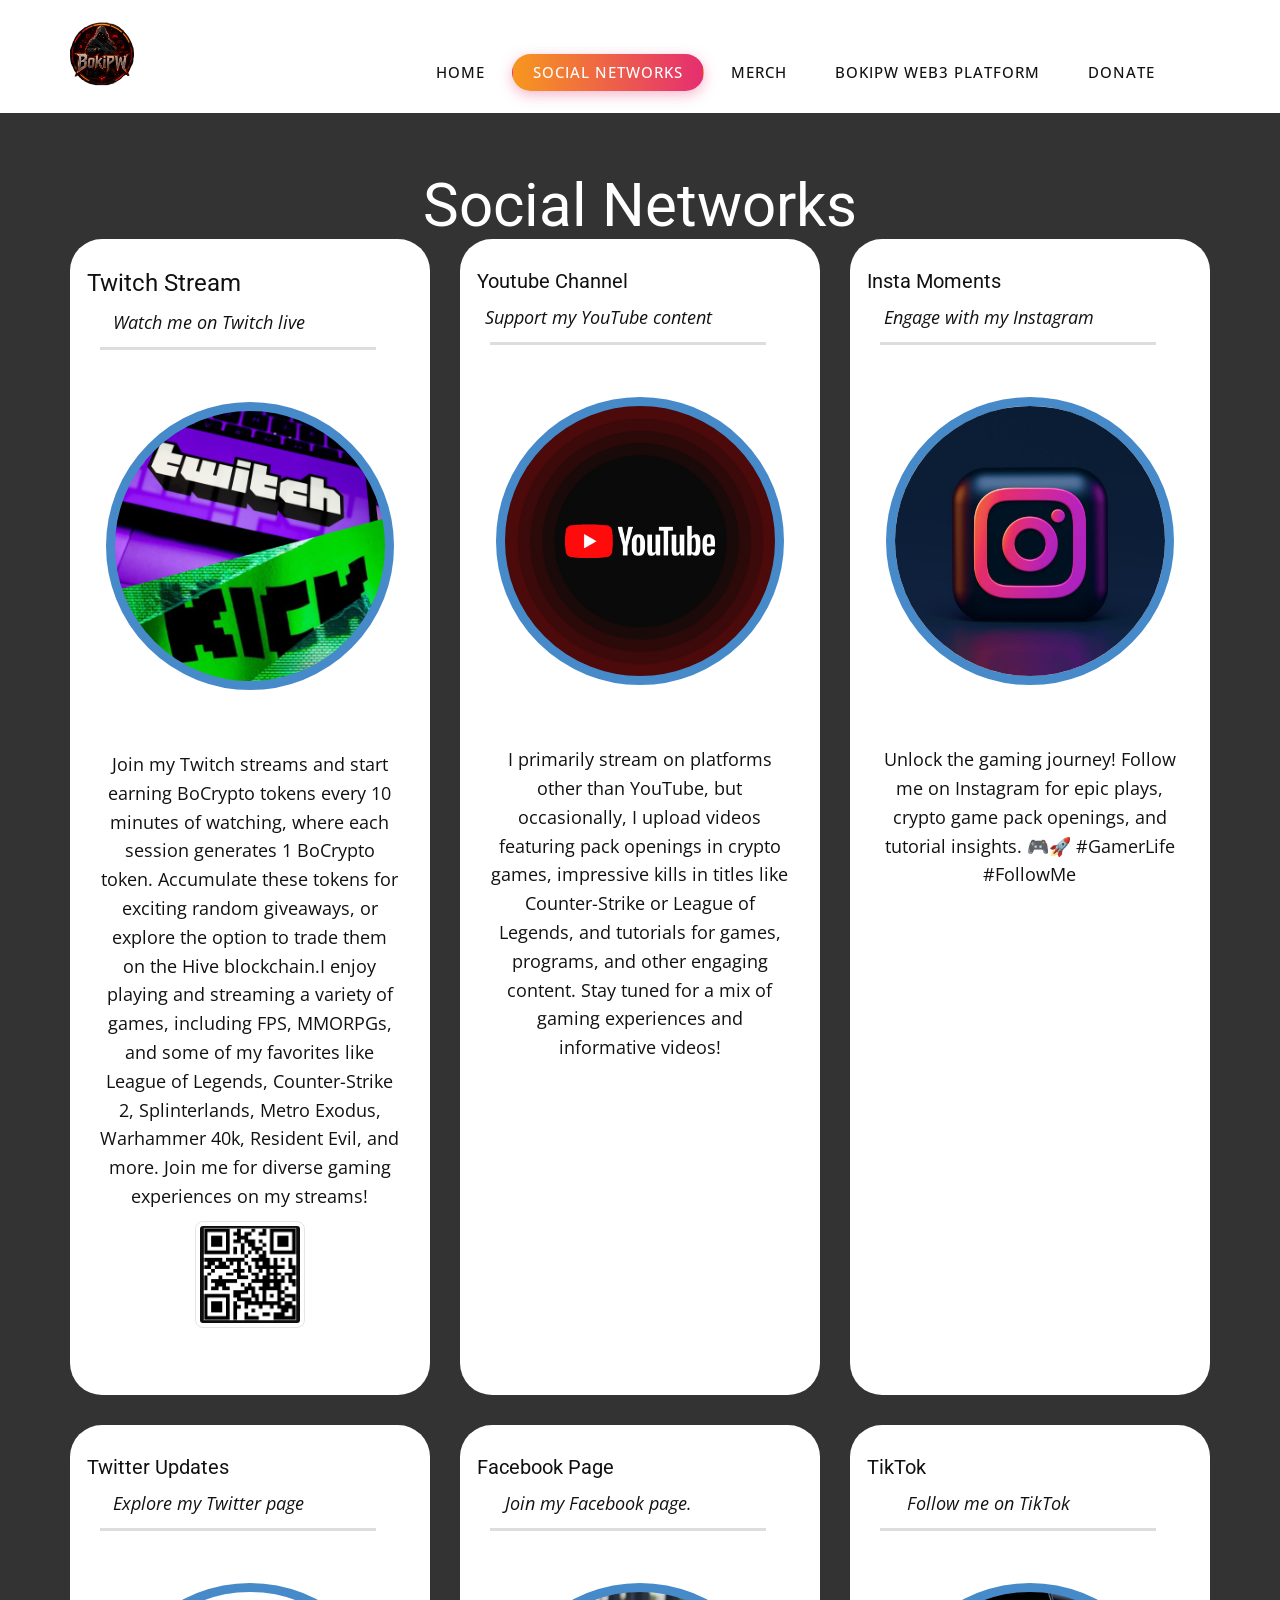
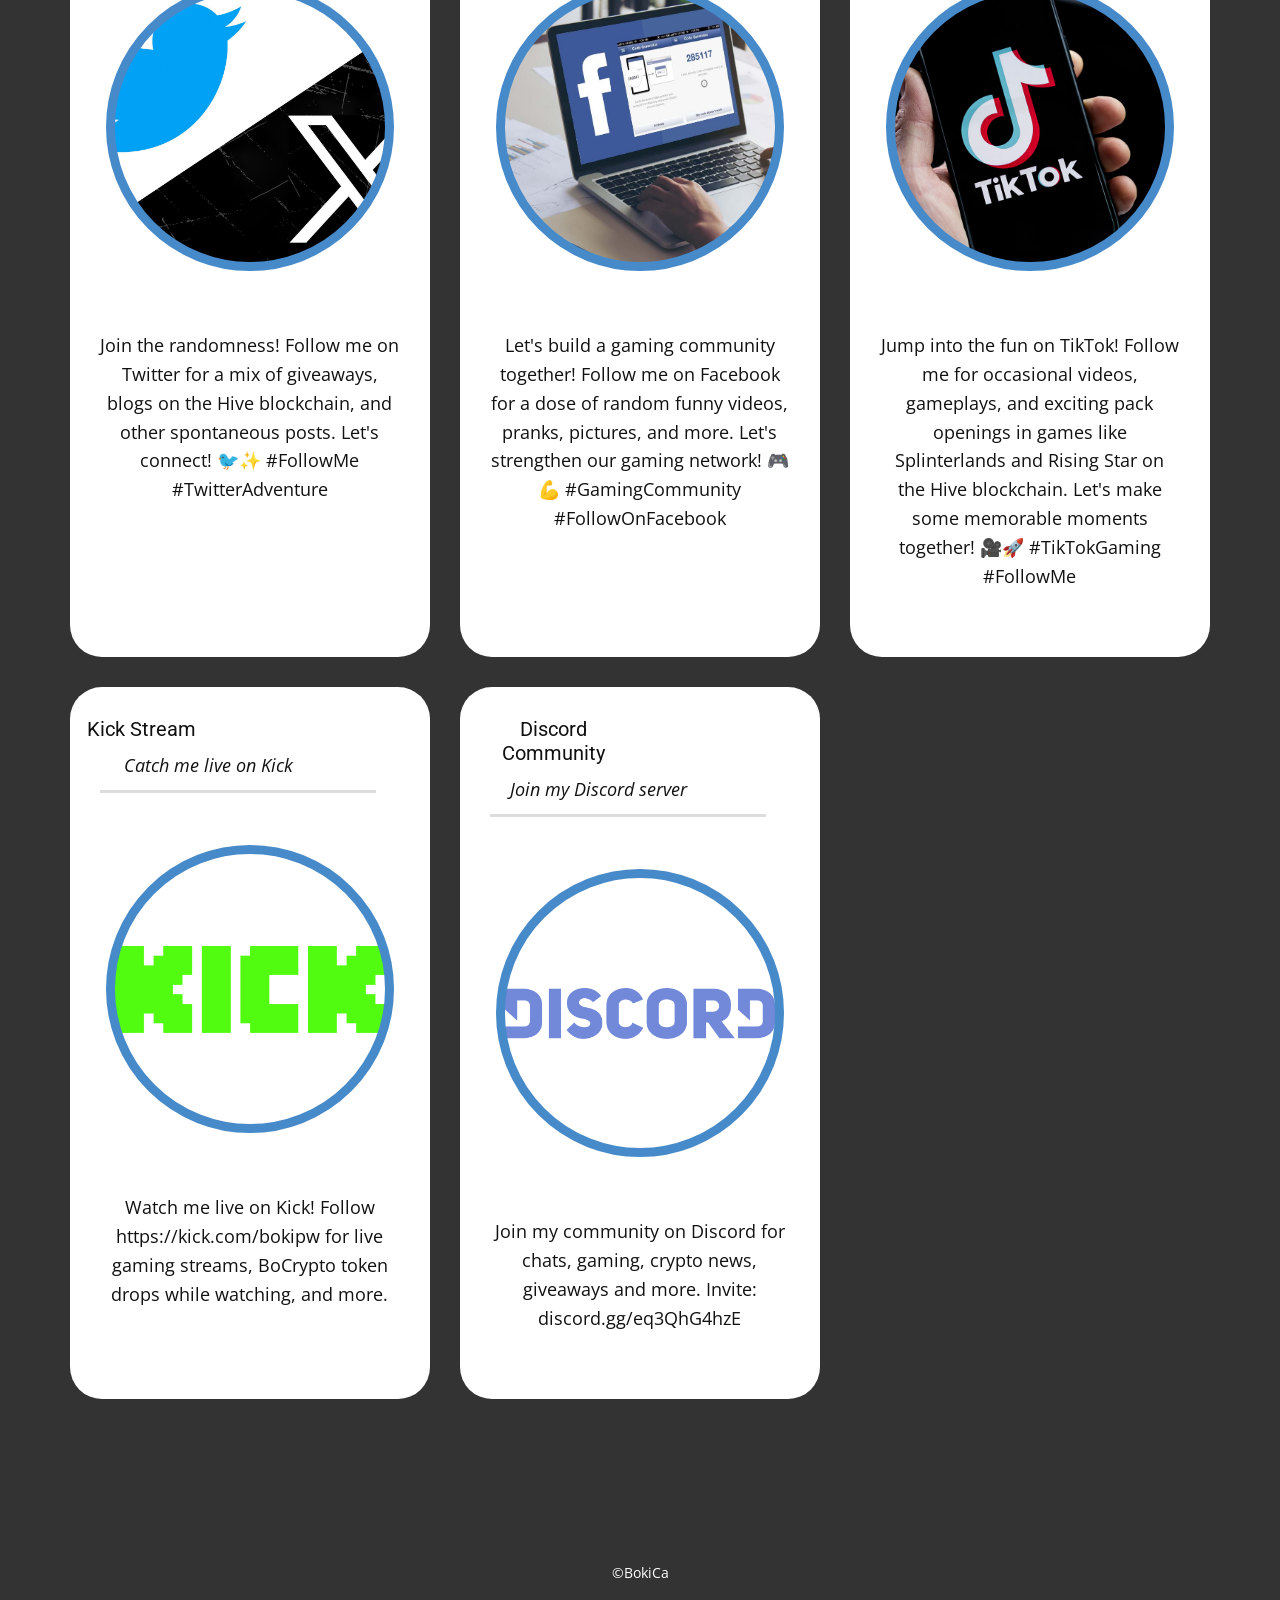
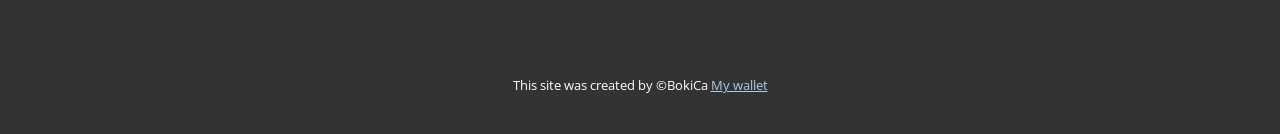
<file: Social-Networks.html>
<!DOCTYPE html>
<html style="font-size: 16px;" lang="en"><head>
    <meta name="viewport" content="width=device-width, initial-scale=1.0">
    <meta charset="utf-8">
    <meta name="keywords" content="Discord Community, Twitch Stream, Follow me on Instagram now, Insta Moments, Check out my Twitter updates, Like my Facebook page today, TikTok Clips, Discord Community, Join my Discord community, Catch me on Twitch streams, Twitter Updates">
    <meta name="description" content="Follow BOKIPW on Twitch, YouTube, Instagram, X (Twitter), Facebook, TikTok, Kick and Discord. Live streams, giveaways and crypto gaming content.">
    <title>Social Networks | BOKIPW</title>
    <link rel="stylesheet" href="nicepage.css" media="screen">
<link rel="stylesheet" href="Social-Networks.css" media="screen">
    <script class="u-script" type="text/javascript" src="jquery.js" defer=""></script>
    <script class="u-script" type="text/javascript" src="nicepage.js" defer=""></script>
    <meta name="generator" content="Nicepage 6.18.1, nicepage.com">
    <link rel="icon" type="image/png" href="images/favicon.png">
    <link id="u-theme-google-font" rel="stylesheet" href="https://fonts.googleapis.com/css?family=Roboto:100,100i,300,300i,400,400i,500,500i,700,700i,900,900i|Open+Sans:300,300i,400,400i,500,500i,600,600i,700,700i,800,800i">
    
    
    
    <script type="application/ld+json">{
		"@context": "http://schema.org",
		"@type": "Organization",
		"name": "BOKIPW",
		"logo": "images/logo-web.png"
}</script>
    <meta name="theme-color" content="#478ac9">
    <meta property="og:title" content="Social Networks | BOKIPW">
    <meta property="og:type" content="website">
  <meta data-intl-tel-input-cdn-path="intlTelInput/"></head>
  <body data-path-to-root="./" data-include-products="false" class="u-body u-xl-mode" data-lang="en"><header class="u-clearfix u-header u-header" id="sec-3eed"><div class="u-clearfix u-sheet u-valign-middle u-sheet-1">
        <a href="#" class="u-image u-logo u-image-1" data-image-width="500" data-image-height="500">
          <img src="images/logo-web.png" class="u-logo-image u-logo-image-1">
        </a>
        <nav class="u-menu u-menu-dropdown u-offcanvas u-menu-1">
          <div class="menu-collapse" style="font-size: 1rem; letter-spacing: 0px;">
            <a class="u-button-style u-custom-left-right-menu-spacing u-custom-padding-bottom u-custom-top-bottom-menu-spacing u-nav-link u-text-active-palette-1-base u-text-hover-palette-2-base" href="#">
              <svg class="u-svg-link" viewBox="0 0 24 24"><use xlink:href="#menu-hamburger"></use></svg>
              <svg class="u-svg-content" version="1.1" id="menu-hamburger" viewBox="0 0 16 16" x="0px" y="0px" xmlns:xlink="http://www.w3.org/1999/xlink" xmlns="http://www.w3.org/2000/svg"><g><rect y="1" width="16" height="2"></rect><rect y="7" width="16" height="2"></rect><rect y="13" width="16" height="2"></rect>
</g></svg>
            </a>
          </div>
          <div class="u-nav-container">
            <ul class="u-nav u-unstyled u-nav-1"><li class="u-nav-item"><a class="u-button-style u-nav-link u-text-active-palette-1-base u-text-hover-palette-2-base" href="./" style="padding: 10px 20px;">Home</a>
</li><li class="u-nav-item"><a class="u-button-style u-nav-link u-text-active-palette-1-base u-text-hover-palette-2-base" href="Social-Networks.html" style="padding: 10px 20px;">Social Networks</a>
</li><li class="u-nav-item"><a class="u-button-style u-nav-link u-text-active-palette-1-base u-text-hover-palette-2-base" href="Merch.html" style="padding: 10px 20px;">Merch</a>
</li><li class="u-nav-item"><a class="u-button-style u-nav-link u-text-active-palette-1-base u-text-hover-palette-2-base" href="bocrypto/index.html" style="padding: 10px 20px;">BOKIPW WEB3 Platform</a></li><li class="u-nav-item"><a class="u-button-style u-nav-link u-text-active-palette-1-base u-text-hover-palette-2-base" href="Donate.html" style="padding: 10px 20px;">Donate</a>
</li></ul>
          </div>
          <div class="u-nav-container-collapse">
            <div class="u-black u-container-style u-inner-container-layout u-opacity u-opacity-95 u-sidenav">
              <div class="u-inner-container-layout u-sidenav-overflow">
                <div class="u-menu-close"></div>
                <ul class="u-align-center u-nav u-popupmenu-items u-unstyled u-nav-2"><li class="u-nav-item"><a class="u-button-style u-nav-link" href="./">Home</a>
</li><li class="u-nav-item"><a class="u-button-style u-nav-link" href="Social-Networks.html">Social Networks</a>
</li><li class="u-nav-item"><a class="u-button-style u-nav-link" href="Merch.html">Merch</a>
</li><li class="u-nav-item"><a class="u-button-style u-nav-link" href="bocrypto/index.html">BOKIPW WEB3 Platform</a></li><li class="u-nav-item"><a class="u-button-style u-nav-link" href="Donate.html">Donate</a>
</li></ul>
              </div>
            </div>
            <div class="u-black u-menu-overlay u-opacity u-opacity-70"></div>
          </div>
        </nav>
      </div></header> 
    <section class="u-clearfix u-container-align-center-lg u-container-align-center-md u-container-align-center-sm u-container-align-center-xl u-grey-80 u-section-1" id="sec-3111" data-href="#">
      <div class="u-clearfix u-sheet u-sheet-1">
        <h2 class="u-align-center u-text u-text-default u-text-1" data-animation-name="customAnimationIn" data-animation-duration="1500">Social Networks </h2>
        <div class="u-expanded-width u-list u-list-1">
          <div class="u-repeater u-repeater-1">
            <div class="u-container-style u-list-item u-radius-32 u-repeater-item u-shape-round u-white u-list-item-1" data-animation-direction="Up" data-animation-name="customAnimationIn" data-animation-duration="1500" data-href="https://www.twitch.tv/bokipw">
              <div class="u-container-layout u-similar-container u-valign-top u-container-layout-1">
                <h4 class="u-align-center u-text u-text-default u-text-2">Twitch Stream</h4>
                <p class="u-align-center u-text u-text-3">Watch me on Twitch live </p>
                <div class="u-align-center u-border-3 u-border-grey-30 u-line u-line-horizontal u-opacity u-opacity-45 u-line-1"></div>
                <div class="u-border-9 u-border-palette-1-base u-image u-image-circle u-preserve-proportions u-image-1" alt="" data-image-width="1200" data-image-height="1200" data-animation-name="customAnimationIn" data-animation-duration="1500" data-animation-delay="750"></div>
                <p class="u-align-center u-text u-text-default u-text-4">Join my Twitch streams and start earning BoCrypto tokens every 10 minutes of watching, where each session generates 1 BoCrypto token. Accumulate these tokens for exciting random giveaways, or explore the option to trade them on the Hive blockchain.
​I enjoy playing and streaming a variety of games, including FPS, MMORPGs, and some of my favorites like League of Legends, Counter-Strike 2, Splinterlands, Metro Exodus, Warhammer 40k, Resident Evil, and more. Join me for diverse gaming experiences on my streams! </p>
                <img src="images/barcode-tw.png" alt="Scan QR code to follow BOKIPW on Twitch" class="u-align-center" style="display: block; width: 110px; height: auto; margin: 10px auto 0; border: 1px solid #e5e5e5; border-radius: 8px; padding: 4px; background: #fff;">
              </div>
            </div>
            <div class="u-container-style u-list-item u-radius-32 u-repeater-item u-shape-round u-white u-list-item-2" data-animation-direction="Up" data-animation-name="customAnimationIn" data-animation-duration="1500" data-href="https://www.youtube.com/@BokiPW">
              <div class="u-container-layout u-similar-container u-valign-top u-container-layout-2">
                <h4 class="u-align-center u-text u-text-default u-text-5">Youtube Channel</h4>
                <p class="u-align-center u-text u-text-6">Support my YouTube content </p>
                <div class="u-align-center u-border-3 u-border-grey-30 u-line u-line-horizontal u-opacity u-opacity-45 u-line-2"></div>
                <div class="u-border-9 u-border-palette-1-base u-image u-image-circle u-preserve-proportions u-image-2" alt="" data-image-width="1600" data-image-height="900" data-animation-name="customAnimationIn" data-animation-duration="1500" data-animation-delay="750"></div>
                <p class="u-align-center u-text u-text-default u-text-7"> I primarily stream on platforms other than YouTube, but occasionally, I upload videos featuring pack openings in crypto games, impressive kills in titles like Counter-Strike or League of Legends, and tutorials for games, programs, and other engaging content. Stay tuned for a mix of gaming experiences and informative videos!</p>
              </div>
            </div>
            <div class="u-container-style u-list-item u-radius-32 u-repeater-item u-shape-round u-white u-list-item-3" data-animation-direction="Up" data-animation-name="customAnimationIn" data-animation-duration="1500" data-href="https://www.instagram.com/bokipw/">
              <div class="u-container-layout u-similar-container u-valign-top u-container-layout-3">
                <h4 class="u-align-center u-text u-text-default u-text-8">Insta Moments</h4>
                <p class="u-align-center u-text u-text-9">Engage with my Instagram </p>
                <div class="u-align-center u-border-3 u-border-grey-30 u-line u-line-horizontal u-opacity u-opacity-45 u-line-3"></div>
                <img class="u-border-9 u-border-palette-1-base u-image u-image-circle u-preserve-proportions u-image-3" alt="" data-image-width="1280" data-image-height="960" src="images/alexander-shatov-71Qk8ODIBko-unsplash.jpg" data-animation-name="customAnimationIn" data-animation-duration="1500" data-animation-delay="750">
                <p class="u-align-center u-text u-text-default u-text-10">Unlock the gaming journey! Follow me on Instagram for epic plays, crypto game pack openings, and tutorial insights. 🎮🚀 #GamerLife #FollowMe </p>
              </div>
            </div>
            <div class="u-container-style u-list-item u-radius-32 u-repeater-item u-shape-round u-white u-list-item-4" data-animation-direction="Up" data-animation-name="customAnimationIn" data-animation-duration="1500" data-animation-delay="500" data-href="https://x.com/bokica1894">
              <div class="u-container-layout u-similar-container u-valign-top u-container-layout-4">
                <h4 class="u-align-center u-text u-text-default u-text-11">Twitter Updates</h4>
                <p class="u-align-center u-text u-text-12">Explore my Twitter page</p>
                <div class="u-align-center u-border-3 u-border-grey-30 u-line u-line-horizontal u-opacity u-opacity-45 u-line-4"></div>
                <div class="u-border-9 u-border-palette-1-base u-image u-image-circle u-preserve-proportions u-image-4" alt="" data-image-width="1500" data-image-height="1000" data-animation-name="customAnimationIn" data-animation-duration="1500" data-animation-delay="750"></div>
                <p class="u-align-center u-text u-text-default u-text-13"> Join the randomness! Follow me on Twitter for a mix of giveaways, blogs on the Hive blockchain, and other spontaneous posts. Let's connect! 🐦✨ #FollowMe #TwitterAdventure</p>
              </div>
            </div>
            <div class="u-container-style u-list-item u-radius-32 u-repeater-item u-shape-round u-white u-list-item-5" data-animation-direction="Up" data-animation-name="customAnimationIn" data-animation-duration="1500" data-animation-delay="500" data-href="https://www.facebook.com/B0kiCa">
              <div class="u-container-layout u-similar-container u-valign-top u-container-layout-5">
                <h4 class="u-align-center u-text u-text-default u-text-14">Facebook Page</h4>
                <p class="u-align-center u-text u-text-15">Join my Facebook page.</p>
                <div class="u-align-center u-border-3 u-border-grey-30 u-line u-line-horizontal u-opacity u-opacity-45 u-line-5"></div>
                <div class="u-border-9 u-border-palette-1-base u-image u-image-circle u-preserve-proportions u-image-5" alt="" data-image-width="1200" data-image-height="763" data-animation-name="customAnimationIn" data-animation-duration="1500" data-animation-delay="750"></div>
                <p class="u-align-center u-text u-text-default u-text-16"> Let's build a gaming community together! Follow me on Facebook for a dose of random funny videos, pranks, pictures, and more. Let's strengthen our gaming network! 🎮💪 #GamingCommunity #FollowOnFacebook</p>
              </div>
            </div>
            <div class="u-container-style u-list-item u-radius-32 u-repeater-item u-shape-round u-white u-list-item-6" data-animation-name="customAnimationIn" data-animation-duration="1500" data-animation-delay="500" data-href="https://www.tiktok.com/@BOKIPW?lang=en">
              <div class="u-container-layout u-similar-container u-valign-top u-container-layout-6">
                <h4 class="u-align-center u-text u-text-default u-text-17">TikTok </h4>
                <p class="u-align-center u-text u-text-18">Follow me on TikTok </p>
                <div class="u-align-center u-border-3 u-border-grey-30 u-line u-line-horizontal u-opacity u-opacity-45 u-line-6"></div>
                <div class="u-border-9 u-border-palette-1-base u-image u-image-circle u-preserve-proportions u-image-6" alt="" data-image-width="1296" data-image-height="730" data-animation-name="customAnimationIn" data-animation-duration="1500" data-animation-delay="750"></div>
                <p class="u-align-center u-text u-text-default u-text-19"> Jump into the fun on TikTok! Follow me for occasional videos, gameplays, and exciting pack openings in games like Splinterlands and Rising Star on the Hive blockchain. Let's make some memorable moments together! 🎥🚀 #TikTokGaming #FollowMe</p>
              </div>
            </div>
            <div class="u-container-style u-list-item u-radius-32 u-repeater-item u-shape-round u-white u-list-item-7" data-animation-name="customAnimationIn" data-animation-duration="1500" data-animation-delay="500" data-href="https://kick.com/bokipw">
              <div class="u-container-layout u-similar-container u-valign-top u-container-layout-7">
                <h4 class="u-align-center u-text u-text-default u-text-20">Kick Stream</h4>
                <p class="u-align-center u-text u-text-21">Catch me live on Kick</p>
                <div class="u-align-center u-border-3 u-border-grey-30 u-line u-line-horizontal u-opacity u-opacity-45 u-line-7"></div>
                <div class="u-border-9 u-border-palette-1-base u-image u-image-circle u-preserve-proportions u-image-7" alt="" data-image-width="960" data-image-height="309" data-animation-name="customAnimationIn" data-animation-duration="1500" data-animation-delay="750"></div>
                <p class="u-align-center u-text u-text-default u-text-22"> Watch me live on Kick! Follow https://kick.com/bokipw for live gaming streams, BoCrypto token drops while watching, and more.</p>
              </div>
            </div>
            <div class="u-container-style u-list-item u-radius-32 u-repeater-item u-shape-round u-white u-list-item-8" data-animation-name="customAnimationIn" data-animation-duration="1500" data-animation-delay="500" data-href="https://discord.gg/eq3QhG4hzE">
              <div class="u-container-layout u-similar-container u-valign-top u-container-layout-8">
                <h4 class="u-align-center u-text u-text-default u-text-23">Discord Community</h4>
                <p class="u-align-center u-text u-text-24">Join my Discord server</p>
                <div class="u-align-center u-border-3 u-border-grey-30 u-line u-line-horizontal u-opacity u-opacity-45 u-line-8"></div>
                <div class="u-border-9 u-border-palette-1-base u-image u-image-circle u-preserve-proportions u-image-8" alt="" data-image-width="960" data-image-height="250" data-animation-name="customAnimationIn" data-animation-duration="1500" data-animation-delay="750"></div>
                <p class="u-align-center u-text u-text-default u-text-25"> Join my community on Discord for chats, gaming, crypto news, giveaways and more. Invite: discord.gg/eq3QhG4hzE</p>
              </div>
            </div>
          </div>
        </div>
      </div>
    </section>
    
    
    
    <footer class="u-align-center u-clearfix u-container-align-center u-footer u-grey-80 u-footer" id="sec-1446"><div class="u-clearfix u-sheet u-sheet-1">
        <p class="u-small-text u-text u-text-variant u-text-1">©BokiCa </p>
      </div></footer>
    <section class="u-backlink u-clearfix u-grey-80">
      <p class="u-text">
        <span>This site was created by ©BokiCa </span>
        <a class="u-link" href="https://ud.me/boki.unstoppable" target="_blank" rel="nofollow">
          <span>My wallet</span>
        </a>
      </p>
    </section>
  
</body></html>
</file>
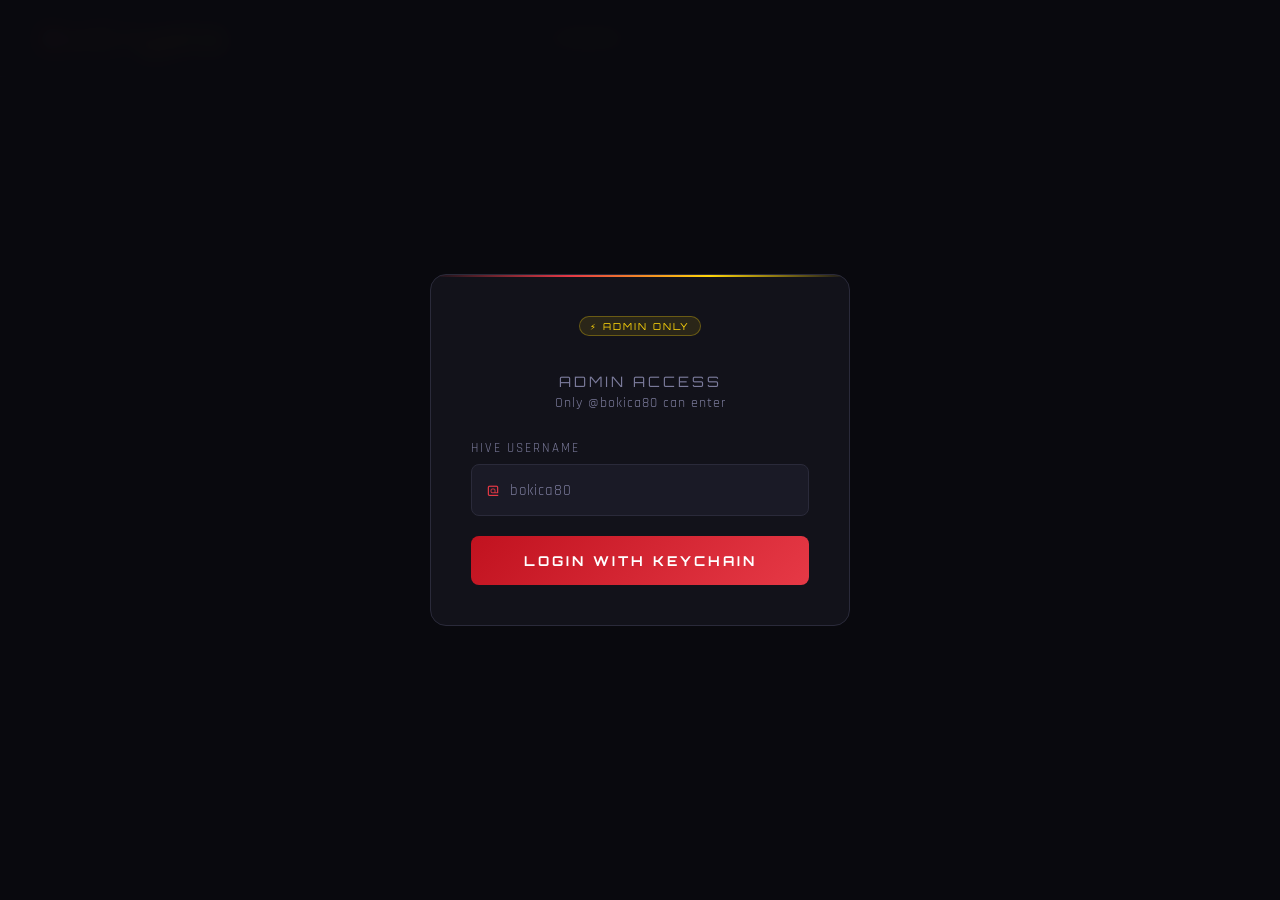
<file: bocrypto/admin.html>
<!DOCTYPE html>
<html lang="en">
<head>
<meta charset="UTF-8">
<meta name="viewport" content="width=device-width, initial-scale=1.0">
<title>BoCrypto — Admin</title>
<link href="https://fonts.googleapis.com/css2?family=Orbitron:wght@400;700;900&family=Rajdhani:wght@300;400;600&display=swap" rel="stylesheet">
<style>
  * { margin:0; padding:0; box-sizing:border-box; }
  :root { --red:#e63946; --red-dark:#c1121f; --gold:#ffd60a; --bg:#0a0a0f; --surface:#12121a; --surface2:#1a1a26; --border:#2a2a3a; --text:#e8e8f0; --text-dim:#7a7a9a; --green:#50c878; }
  body { font-family:'Rajdhani',sans-serif; background:var(--bg); color:var(--text); min-height:100vh; position:relative; overflow-x:hidden; }
  body::before { content:''; position:fixed; inset:0; background-image:linear-gradient(rgba(230,57,70,0.03) 1px,transparent 1px),linear-gradient(90deg,rgba(230,57,70,0.03) 1px,transparent 1px); background-size:40px 40px; animation:gridMove 20s linear infinite; pointer-events:none; z-index:0; }
  @keyframes gridMove { 0%{transform:translateY(0)} 100%{transform:translateY(40px)} }
  .orb { position:fixed; border-radius:50%; filter:blur(80px); pointer-events:none; z-index:0; }
  .orb-1 { width:400px; height:400px; background:rgba(230,57,70,0.08); top:-100px; left:-100px; animation:float1 8s ease-in-out infinite; }
  .orb-2 { width:300px; height:300px; background:rgba(255,214,10,0.05); bottom:-50px; right:-50px; animation:float2 10s ease-in-out infinite; }
  @keyframes float1 { 0%,100%{transform:translate(0,0)} 50%{transform:translate(30px,30px)} }
  @keyframes float2 { 0%,100%{transform:translate(0,0)} 50%{transform:translate(-20px,-20px)} }

  /* LOGIN */
  #loginOverlay { position:fixed; inset:0; background:rgba(10,10,15,0.97); z-index:100; display:flex; align-items:center; justify-content:center; backdrop-filter:blur(10px); }
  .login-box { background:var(--surface); border:1px solid var(--border); border-radius:16px; padding:40px; width:100%; max-width:420px; position:relative; overflow:hidden; animation:fadeUp 0.5s ease both; }
  .login-box::before { content:''; position:absolute; top:0; left:0; right:0; height:2px; background:linear-gradient(90deg,transparent,var(--red),var(--gold),transparent); }
  .login-title { font-family:'Orbitron',monospace; font-size:0.9rem; letter-spacing:3px; color:var(--text-dim); text-transform:uppercase; margin-bottom:4px; text-align:center; }
  .login-sub { font-size:0.85rem; color:var(--text-dim); text-align:center; margin-bottom:28px; letter-spacing:1px; }
  .admin-badge { display:inline-block; background:rgba(255,214,10,0.1); border:1px solid rgba(255,214,10,0.3); color:var(--gold); font-family:'Orbitron',monospace; font-size:0.6rem; letter-spacing:2px; padding:3px 10px; border-radius:20px; margin-bottom:20px; }
  .input-label { display:block; font-size:0.8rem; letter-spacing:2px; color:var(--text-dim); text-transform:uppercase; margin-bottom:8px; }
  .input-wrap { position:relative; margin-bottom:20px; }
  .input-wrap::before { content:'@'; position:absolute; left:16px; top:50%; transform:translateY(-50%); color:var(--red); font-family:'Orbitron',monospace; font-size:0.9rem; }
  input[type=text] { width:100%; background:var(--surface2); border:1px solid var(--border); border-radius:8px; padding:14px 16px 14px 38px; color:var(--text); font-family:'Rajdhani',sans-serif; font-size:1.1rem; letter-spacing:1px; transition:border-color 0.2s,box-shadow 0.2s; outline:none; }
  input[type=text]:focus { border-color:var(--red); box-shadow:0 0 0 3px rgba(230,57,70,0.1); }
  input[type=text]::placeholder { color:var(--text-dim); font-size:0.95rem; }
  .btn { width:100%; padding:16px; background:linear-gradient(135deg,var(--red-dark),var(--red)); border:none; border-radius:8px; color:white; font-family:'Orbitron',monospace; font-size:0.85rem; font-weight:700; letter-spacing:3px; text-transform:uppercase; cursor:pointer; transition:all 0.2s; position:relative; overflow:hidden; }
  .btn::before { content:''; position:absolute; top:0; left:-100%; width:100%; height:100%; background:linear-gradient(90deg,transparent,rgba(255,255,255,0.1),transparent); transition:left 0.4s; }
  .btn:hover::before { left:100%; }
  .btn:hover { transform:translateY(-1px); box-shadow:0 8px 25px rgba(230,57,70,0.4); }
  .btn:disabled { opacity:0.5; cursor:not-allowed; transform:none; }
  .status { margin-top:16px; padding:12px 16px; border-radius:8px; font-size:0.9rem; letter-spacing:1px; display:none; }
  .status.error { display:block; background:rgba(230,57,70,0.1); border:1px solid rgba(230,57,70,0.3); color:#ff6b78; }
  .status.info { display:block; background:rgba(255,214,10,0.08); border:1px solid rgba(255,214,10,0.2); color:var(--gold); }
  .status.success { display:block; background:rgba(80,200,120,0.1); border:1px solid rgba(80,200,120,0.3); color:var(--green); }

  /* HEADER */
  .header { position:relative; z-index:10; display:flex; align-items:center; justify-content:space-between; padding:20px 40px; border-bottom:1px solid var(--border); background:rgba(10,10,15,0.8); backdrop-filter:blur(10px); }
  .logo-text { font-family:'Orbitron',monospace; font-size:1.8rem; font-weight:900; letter-spacing:4px; background:linear-gradient(135deg,var(--red) 0%,var(--gold) 100%); -webkit-background-clip:text; -webkit-text-fill-color:transparent; background-clip:text; text-decoration:none; }
  .header-right { display:flex; align-items:center; gap:12px; }
  .nav-btn { padding:8px 20px; border-radius:6px; font-family:'Orbitron',monospace; font-size:0.7rem; letter-spacing:2px; cursor:pointer; transition:all 0.2s; text-decoration:none; border:1px solid var(--border); color:var(--text-dim); background:none; }
  .nav-btn:hover { border-color:var(--red); color:var(--red); }
  .nav-btn.active { background:linear-gradient(135deg,var(--red-dark),var(--red)); border:none; color:white; }
  .admin-tag { font-family:'Orbitron',monospace; font-size:0.6rem; letter-spacing:2px; padding:4px 10px; border-radius:20px; background:rgba(255,214,10,0.1); border:1px solid rgba(255,214,10,0.3); color:var(--gold); }

  /* MAIN */
  #adminMain { display:none; position:relative; z-index:10; max-width:1100px; margin:0 auto; padding:40px 20px; }
  .page-title { font-family:'Orbitron',monospace; font-size:1.6rem; font-weight:900; letter-spacing:4px; background:linear-gradient(135deg,var(--red),var(--gold)); -webkit-background-clip:text; -webkit-text-fill-color:transparent; background-clip:text; margin-bottom:4px; }
  .page-sub { font-size:0.8rem; color:var(--text-dim); letter-spacing:2px; margin-bottom:40px; }

  /* STATS ROW */
  .stats-row { display:grid; grid-template-columns:repeat(auto-fit,minmax(200px,1fr)); gap:16px; margin-bottom:40px; }
  .stat-card { background:var(--surface); border:1px solid var(--border); border-radius:12px; padding:20px; position:relative; overflow:hidden; }
  .stat-card::before { content:''; position:absolute; top:0; left:0; right:0; height:2px; background:linear-gradient(90deg,transparent,var(--red),var(--gold),transparent); }
  .stat-label { font-size:0.7rem; color:var(--text-dim); letter-spacing:2px; text-transform:uppercase; margin-bottom:8px; }
  .stat-value { font-family:'Orbitron',monospace; font-size:1.8rem; font-weight:900; color:var(--text); }
  .stat-value.gold { color:var(--gold); }
  .stat-value.green { color:var(--green); }
  .stat-value.red { color:var(--red); }

  /* ORDERS TABLE */
  .section-title { font-family:'Orbitron',monospace; font-size:0.85rem; letter-spacing:3px; color:var(--text-dim); text-transform:uppercase; margin-bottom:16px; display:flex; align-items:center; gap:12px; }
  .refresh-btn { font-size:0.65rem; padding:4px 12px; border:1px solid var(--border); border-radius:6px; background:none; color:var(--text-dim); cursor:pointer; font-family:'Orbitron',monospace; letter-spacing:1px; transition:all 0.2s; }
  .refresh-btn:hover { border-color:var(--gold); color:var(--gold); }

  .orders-wrap { background:var(--surface); border:1px solid var(--border); border-radius:16px; overflow:hidden; margin-bottom:40px; }
  .orders-table { width:100%; border-collapse:collapse; }
  .orders-table th { background:var(--surface2); font-family:'Orbitron',monospace; font-size:0.65rem; letter-spacing:2px; color:var(--text-dim); text-transform:uppercase; padding:14px 20px; text-align:left; border-bottom:1px solid var(--border); }
  .orders-table td { padding:16px 20px; border-bottom:1px solid var(--border); font-size:0.9rem; vertical-align:middle; }
  .orders-table tr:last-child td { border-bottom:none; }
  .orders-table tr:hover td { background:rgba(255,255,255,0.02); }

  .buyer-name { font-family:'Orbitron',monospace; font-size:0.85rem; color:var(--text); }
  .token-tag { font-family:'Orbitron',monospace; font-size:0.75rem; padding:3px 10px; border-radius:20px; background:rgba(230,57,70,0.1); border:1px solid rgba(230,57,70,0.3); color:var(--red); }
  .amount-val { font-family:'Orbitron',monospace; font-size:0.85rem; color:var(--gold); }
  .paid-val { font-family:'Orbitron',monospace; font-size:0.8rem; color:var(--text-dim); }
  .date-val { font-size:0.8rem; color:var(--text-dim); }

  .status-badge { display:inline-block; font-family:'Orbitron',monospace; font-size:0.6rem; letter-spacing:1px; padding:4px 10px; border-radius:20px; }
  .status-badge.pending { background:rgba(255,214,10,0.1); border:1px solid rgba(255,214,10,0.3); color:var(--gold); }
  .status-badge.sent { background:rgba(80,200,120,0.1); border:1px solid rgba(80,200,120,0.3); color:var(--green); }

  .send-btn { padding:8px 16px; background:linear-gradient(135deg,var(--red-dark),var(--red)); border:none; border-radius:6px; color:white; font-family:'Orbitron',monospace; font-size:0.65rem; letter-spacing:2px; cursor:pointer; transition:all 0.2s; white-space:nowrap; }
  .send-btn:hover { transform:translateY(-1px); box-shadow:0 4px 15px rgba(230,57,70,0.4); }
  .send-btn:disabled { opacity:0.4; cursor:not-allowed; transform:none; box-shadow:none; }
  .sent-label { font-family:'Orbitron',monospace; font-size:0.65rem; color:var(--green); letter-spacing:1px; }

  .empty-state { text-align:center; padding:60px 20px; color:var(--text-dim); font-size:0.9rem; letter-spacing:1px; }
  .loading-state { text-align:center; padding:40px; color:var(--text-dim); font-size:0.85rem; letter-spacing:2px; animation:pulse 1.5s ease-in-out infinite; }
  @keyframes pulse { 0%,100%{opacity:1} 50%{opacity:0.4} }

  /* SUPPLY TABLE */
  .supply-grid { display:grid; grid-template-columns:repeat(auto-fill,minmax(280px,1fr)); gap:16px; }
  .supply-card { background:var(--surface); border:1px solid var(--border); border-radius:12px; padding:20px; }
  .supply-symbol { font-family:'Orbitron',monospace; font-size:1rem; font-weight:900; margin-bottom:12px; }
  .supply-bar-wrap { height:6px; background:var(--border); border-radius:3px; overflow:hidden; margin-bottom:8px; }
  .supply-bar-fill { height:100%; background:linear-gradient(90deg,var(--red),var(--gold)); border-radius:3px; }
  .supply-nums { display:flex; justify-content:space-between; font-size:0.75rem; color:var(--text-dim); font-family:'Orbitron',monospace; }

  @keyframes fadeUp { from{opacity:0;transform:translateY(20px)} to{opacity:1;transform:translateY(0)} }
  @keyframes fadeIn { from{opacity:0} to{opacity:1} }

  /* TABS */
  .admin-tabs { display:flex; gap:0; background:var(--surface); border:1px solid var(--border); border-radius:12px; padding:4px; margin-bottom:32px; max-width:760px; }
  .admin-tab { flex:1; padding:12px; text-align:center; font-family:'Orbitron',monospace; font-size:0.7rem; letter-spacing:2px; border-radius:8px; cursor:pointer; transition:all 0.2s; color:var(--text-dim); border:none; background:none; }
  .admin-tab.active { background:linear-gradient(135deg,var(--red-dark),var(--red)); color:white; }
  .admin-tab:not(.active):hover { color:var(--text); }
  .tab-content { display:none; }
  .tab-content.active { display:block; }

  /* DUNGEON TABLE */
  .dungeon-reward-tag { font-family:'Orbitron',monospace; font-size:0.7rem; padding:2px 8px; border-radius:4px; background:rgba(255,214,10,0.1); border:1px solid rgba(255,214,10,0.2); color:var(--gold); margin-right:4px; display:inline-block; }

  @media(max-width:700px) {
    .header { padding:16px 20px; }
    .orders-table th:nth-child(4),.orders-table td:nth-child(4) { display:none; }
  }
</style>
</head>
<body>
<div class="orb orb-1"></div>
<div class="orb orb-2"></div>

<!-- LOGIN OVERLAY -->
<div id="loginOverlay">
  <div class="login-box">
    <div style="text-align:center;margin-bottom:16px;"><span class="admin-badge">⚡ ADMIN ONLY</span></div>
    <div class="login-title">Admin Access</div>
    <div class="login-sub">Only @bokica80 can enter</div>
    <label class="input-label">Hive Username</label>
    <div class="input-wrap">
      <input type="text" id="username" placeholder="bokica80" autocomplete="off"/>
    </div>
    <button class="btn" id="loginBtn" onclick="adminLogin()">Login with Keychain</button>
    <div class="status" id="loginStatus"></div>
  </div>
</div>

<!-- HEADER -->
<div class="header">
  <a href="index.html" class="logo-text">BoCrypto</a>
  <div class="header-right">
    <span class="admin-tag">⚡ ADMIN</span>
    <a href="index.html" class="nav-btn">Dashboard</a>
    <a href="shop.html" class="nav-btn">Shop</a>
    <a href="leaderboard.html" class="nav-btn">Leaderboard</a>
    <a href="faucet.html" class="nav-btn">Faucet</a>
    <button class="nav-btn" onclick="logout()">Logout</button>
  </div>
</div>

<!-- ADMIN MAIN -->
<div id="adminMain">
  <div class="page-title">ADMIN PANEL</div>
  <div class="page-sub">BoCrypto Management — @bokica80</div>

  <!-- TABS -->
  <div class="admin-tabs">
    <button class="admin-tab active" id="tab-shop" onclick="switchAdminTab('shop')">🛒 SHOP ORDERS</button>
    <button class="admin-tab" id="tab-dungeon" onclick="switchAdminTab('dungeon')">⚔ DUNGEON REWARDS</button>
    <button class="admin-tab" id="tab-faucet" onclick="switchAdminTab('faucet')">⚡ FAUCET WITHDRAW</button>
  </div>

  <!-- SHOP TAB -->
  <div class="tab-content active" id="tabContent-shop">
    <!-- STATS -->
    <div class="stats-row">
      <div class="stat-card">
        <div class="stat-label">Total Orders</div>
        <div class="stat-value" id="statTotal">—</div>
      </div>
      <div class="stat-card">
        <div class="stat-label">Pending Delivery</div>
        <div class="stat-value red" id="statPending">—</div>
      </div>
      <div class="stat-card">
        <div class="stat-label">Delivered</div>
        <div class="stat-value green" id="statDelivered">—</div>
      </div>
      <div class="stat-card">
        <div class="stat-label">BoCrypto Received</div>
        <div class="stat-value gold" id="statIncome">—</div>
      </div>
      <div class="stat-card">
        <div class="stat-label">Received by Token</div>
        <div class="stat-value" id="statByToken" style="font-size:0.8rem;line-height:1.6;">—</div>
      </div>
    </div>

    <!-- MONTHLY RESET -->
    <div style="display:flex;justify-content:flex-end;margin-bottom:24px;">
      <button onclick="resetMonthly()" style="padding:10px 24px;background:rgba(230,57,70,0.1);border:1px solid rgba(230,57,70,0.3);color:var(--red);font-family:'Orbitron',monospace;font-size:0.7rem;letter-spacing:2px;border-radius:8px;cursor:pointer;transition:all 0.2s;" onmouseover="this.style.background='rgba(230,57,70,0.2)'" onmouseout="this.style.background='rgba(230,57,70,0.1)'">
        🗓 RESET MONTHLY LEADERBOARD
      </button>
    </div>

    <!-- ORDERS -->
    <div class="section-title">
      Incoming Orders
      <button class="refresh-btn" onclick="loadOrders()">↺ REFRESH</button>
    </div>
    <div class="orders-wrap">
      <table class="orders-table">
        <thead>
          <tr>
            <th>Buyer</th>
            <th>Token</th>
            <th>Amount</th>
            <th>Paid</th>
            <th>Date</th>
            <th>Status</th>
            <th>Action</th>
          </tr>
        </thead>
        <tbody id="ordersBody">
          <tr><td colspan="7" class="loading-state">Loading orders...</td></tr>
        </tbody>
      </table>
    </div>

    <!-- SUPPLY -->
    <div class="section-title">Supply Overview</div>
    <div class="supply-grid" id="supplyGrid"></div>
  </div>

  <!-- DUNGEON TAB -->
  <div class="tab-content" id="tabContent-dungeon">
    <!-- DUNGEON STATS -->
    <div class="stats-row">
      <div class="stat-card">
        <div class="stat-label">Total Runs</div>
        <div class="stat-value" id="dStatTotal">—</div>
      </div>
      <div class="stat-card">
        <div class="stat-label">Victories</div>
        <div class="stat-value green" id="dStatVictories">—</div>
      </div>
      <div class="stat-card">
        <div class="stat-label">Pending Rewards</div>
        <div class="stat-value red" id="dStatPending">—</div>
      </div>
      <div class="stat-card">
        <div class="stat-label">BoCrypto Earned</div>
        <div class="stat-value gold" id="dStatIncome">—</div>
      </div>
    </div>

    <div class="section-title">
      Dungeon Victories
      <button class="refresh-btn" onclick="loadDungeonRewards()">↺ REFRESH</button>
    </div>
    <div class="orders-wrap">
      <table class="orders-table">
        <thead>
          <tr>
            <th>Player</th>
            <th>Rewards Won</th>
            <th>Date</th>
            <th>Status</th>
            <th>Action</th>
          </tr>
        </thead>
        <tbody id="dungeonBody">
          <tr><td colspan="5" class="loading-state">Loading dungeon runs...</td></tr>
        </tbody>
      </table>
    </div>
  </div>

  <!-- FAUCET TAB -->
  <div class="tab-content" id="tabContent-faucet">
    <!-- FAUCET STATS -->
    <div class="stats-row">
      <div class="stat-card">
        <div class="stat-label">Total Requests</div>
        <div class="stat-value" id="fStatTotal">—</div>
      </div>
      <div class="stat-card">
        <div class="stat-label">Pending</div>
        <div class="stat-value red" id="fStatPending">—</div>
      </div>
      <div class="stat-card">
        <div class="stat-label">Completed</div>
        <div class="stat-value green" id="fStatCompleted">—</div>
      </div>
      <div class="stat-card">
        <div class="stat-label">BPW Paid Out (satoshi)</div>
        <div class="stat-value gold" id="fStatPaid">—</div>
      </div>
      <div class="stat-card">
        <div class="stat-label">BoCrypto Fees</div>
        <div class="stat-value gold" id="fStatFees">—</div>
      </div>
    </div>

    <div class="section-title">
      💰 BPW Withdraw Requests (1 BoCrypto fee collected)
      <button class="refresh-btn" onclick="loadFaucetRequests()">↺ REFRESH</button>
    </div>
    <div class="orders-wrap">
      <table class="orders-table">
        <thead>
          <tr>
            <th>User</th>
            <th>Amount</th>
            <th>Date</th>
            <th>Status</th>
            <th>Action</th>
          </tr>
        </thead>
        <tbody id="faucetBody">
          <tr><td colspan="5" class="loading-state">Loading withdraw requests...</td></tr>
        </tbody>
      </table>
    </div>
  </div>
</div>

<script>
  const ADMIN_USER = 'bokica80';
  const SHOP_TOKENS = ['BOCRYPTO','BPW','BCM'];

  // Konverzija u BoCrypto ekvivalent (ista kao u shop.html)
  const PAYMENT_RATES = { BOCRYPTO: 1, BPW: 1000, BCM: 1000000 };
  const SATOSHI_TO_UNIT = { BOCRYPTO: 1, BPW: 0.00000001, BCM: 1 };
  function toBoCrypto(amount, sym) {
    return (amount || 0) * (PAYMENT_RATES[sym] || 0) / (SATOSHI_TO_UNIT[sym] || 1);
  }

  // Token catalog (same as shop.html)
  const TOKENS = [
    { symbol:'BCM', unitSize:1, unitLabel:'BCM', pricePerUnit:1000000, totalSupply:867 },
    { symbol:'SWAP.BTC', unitSize:0.00000001, unitLabel:'satoshi BTC', pricePerUnit:1000, totalSupply:250 },
    { symbol:'SWAP.LTC', unitSize:0.00000001, unitLabel:'satoshi LTC', pricePerUnit:1000, totalSupply:10000 },
    { symbol:'DCORE', unitSize:1, unitLabel:'DCORE', pricePerUnit:1000, totalSupply:10000 },
    { symbol:'BPW', unitSize:0.00000001, unitLabel:'satoshi BPW', pricePerUnit:500, totalSupply:100000000 },
    { symbol:'SWAP.ETH', unitSize:0.00000001, unitLabel:'satoshi ETH', pricePerUnit:250, totalSupply:3847 },
    { symbol:'SPT', unitSize:100, unitLabel:'SPT', pricePerUnit:1000, totalSupply:200 },
    { symbol:'PEPE', unitSize:1000, unitLabel:'PEPE', pricePerUnit:1000, totalSupply:1000 },
    { symbol:'STARBITS', unitSize:1, unitLabel:'STARBITS', pricePerUnit:1000, totalSupply:100000 }
  ];

  let currentUser = null;
  let orders = [];
  let statsOrders = [];
  // deliveredTxIds persisted in localStorage - keyed by trx_id of incoming purchase
  let deliveredTxIds = new Set(JSON.parse(localStorage.getItem('bo_delivered_v2') || '[]'));
  let shopDeleted = new Set(JSON.parse(localStorage.getItem('bo_shop_deleted') || '[]'));

  // ── AUTO-LOGIN ──
  window.addEventListener('load', function() {
    const saved = sessionStorage.getItem('bocrypto_admin');
    if (saved === ADMIN_USER) { currentUser = saved; enterAdmin(); }
  });

  // ── LOGIN ──
  function showLoginStatus(msg, type) { const el=document.getElementById('loginStatus'); el.textContent=msg; el.className='status '+type; }

  async function adminLogin() {
    const username = document.getElementById('username').value.trim().toLowerCase();
    if (!username) { showLoginStatus('Enter your username.','error'); return; }
    if (username !== ADMIN_USER) { showLoginStatus('Access denied. Not an admin account.','error'); return; }
    if (typeof window.hive_keychain==='undefined') { showLoginStatus('Hive Keychain not detected.','error'); return; }
    const btn=document.getElementById('loginBtn');
    btn.disabled=true; btn.textContent='Connecting...';
    showLoginStatus('Waiting for Keychain...','info');
    window.hive_keychain.requestSignBuffer(username,`BoCrypto Admin Login - ${Date.now()}`,'Posting',function(response){
      btn.disabled=false; btn.textContent='Login with Keychain';
      if (response.success) {
        currentUser=username;
        sessionStorage.setItem('bocrypto_admin',username);
        document.getElementById('loginOverlay').style.display='none';
        enterAdmin();
      } else {
        showLoginStatus(response.message||'Login failed.','error');
      }
    });
  }

  function logout() {
    currentUser=null;
    sessionStorage.removeItem('bocrypto_admin');
    document.getElementById('adminMain').style.display='none';
    document.getElementById('loginOverlay').style.display='flex';
    document.getElementById('username').value='';
  }

  document.getElementById('username').addEventListener('keydown',e=>{if(e.key==='Enter')adminLogin();});

  // ── ENTER ADMIN ──
  function enterAdmin() {
    document.getElementById('loginOverlay').style.display='none';
    document.getElementById('adminMain').style.display='block';
    loadOrders();
    renderSupply();
    loadDungeonRewards();
    loadFaucetRequests();
  }

  // ── TAB SWITCH ──
  function switchAdminTab(tab) {
    document.querySelectorAll('.admin-tab').forEach(t => t.classList.remove('active'));
    document.querySelectorAll('.tab-content').forEach(t => t.classList.remove('active'));
    document.getElementById('tab-' + tab).classList.add('active');
    document.getElementById('tabContent-' + tab).classList.add('active');
  }

  // ── LOAD DUNGEON REWARDS ──
  let dungeonRuns = [];
  let dungeonDelivered = new Set(JSON.parse(localStorage.getItem('bo_dungeon_delivered') || '[]'));
  let dungeonDeleted = new Set(JSON.parse(localStorage.getItem('bo_dungeon_deleted') || '[]'));

  async function loadDungeonRewards() {
    document.getElementById('dungeonBody').innerHTML = '<tr><td colspan="5" class="loading-state">Fetching dungeon runs...</td></tr>';
    try {
      // 1) Entry fees -> know who played
      const entryRes = await fetch('https://history.hive-engine.com/accountHistory?account=' + ADMIN_USER + '&symbol=BOCRYPTO&limit=500&offset=0');
      const entryData = await entryRes.json();
      const entries = (entryData||[]).filter(tx =>
        tx.operation === 'tokens_transfer' && tx.to === ADMIN_USER &&
        tx.memo && tx.memo.includes('BoCrypto Dungeon Entry')
      );

      // 2) Unique players (from memo username or sender)
      const players = [];
      entries.forEach(tx => {
        const m = (tx.memo||'').match(/Dungeon Entry\s*-\s*([a-z0-9.\-_]+)/i);
        const user = ((m && m[1]) || tx.from || '').toLowerCase();
        if (user && !players.includes(user)) players.push(user);
      });
      if (!players.includes(ADMIN_USER)) players.unshift(ADMIN_USER);
      const toScan = players.slice(-20);

      // 3) Victory records live in EACH PLAYER's own account history (custom_json)
      const scans = await Promise.all(toScan.map(user =>
        fetch('https://api.hive.blog', {
          method:'POST', headers:{'Content-Type':'application/json'},
          body: JSON.stringify({ jsonrpc:'2.0', method:'condenser_api.get_account_history', params:[user, -1, 500], id:1 })
        }).then(r => r.json()).then(j => ({ user, ops: (j && j.result) || [] }))
          .catch(() => ({ user, ops: [] }))
      ));

      const seenIds = new Set();
      const victories = [];
      scans.forEach(({ user, ops }) => {
        (ops || []).forEach(([, op]) => {
          if (!op || op.op[0] !== 'custom_json' || !op.op[1] || op.op[1].id !== 'bocrypto-dungeon') return;
          try {
            const d = JSON.parse(op.op[1].json);
            if (d.action !== 'victory') return;
            const id = op.trx_id || (op.timestamp + '_' + user);
            if (seenIds.has(id)) return;
            seenIds.add(id);
            victories.push({
              id: id,
              player: (d.player || user).toLowerCase(),
              rewards: d.rewards || [],
              timestamp: new Date(op.timestamp + 'Z').getTime() / 1000,
              trx_id: op.trx_id
            });
          } catch(e) {}
        });
      });
      victories.sort((a, b) => b.timestamp - a.timestamp);

      dungeonRuns = victories.filter(v => !dungeonDeleted.has(v.id));

      // Update stats
      const totalIncome = entries.reduce((s, tx) => s + parseFloat(tx.quantity||0), 0);
      const pending = dungeonRuns.filter(v => !dungeonDelivered.has(v.id)).length;
      document.getElementById('dStatTotal').textContent = entries.length;
      document.getElementById('dStatVictories').textContent = dungeonRuns.length;
      document.getElementById('dStatPending').textContent = pending;
      document.getElementById('dStatIncome').textContent = Math.round(totalIncome).toLocaleString();

      renderDungeonRows();
    } catch(e) {
      document.getElementById('dungeonBody').innerHTML = '<tr><td colspan="5" class="loading-state" style="color:var(--red)">Error loading. Try refresh.</td></tr>';
    }
  }

  function renderDungeonRows() {
    const tbody = document.getElementById('dungeonBody');
    if (!dungeonRuns.length) {
      tbody.innerHTML = '<tr><td colspan="5" class="empty-state">No victories yet.</td></tr>';
      return;
    }
    tbody.innerHTML = dungeonRuns.map((run, idx) => {
      const delivered = dungeonDelivered.has(run.id);
      const date = new Date(run.timestamp * 1000).toLocaleDateString('sr-RS', {day:'2-digit',month:'2-digit',year:'numeric',hour:'2-digit',minute:'2-digit'});
      const rewardTags = run.rewards.map(r => `<span class="dungeon-reward-tag">${r.qty} ${r.token}</span>`).join('');
      const safeId = run.id.toString().replace(/[^a-z0-9]/gi,'_');
      return `
        <tr>
          <td><div class="buyer-name">@${run.player}</div></td>
          <td>${rewardTags || '<span style="color:var(--text-dim)">No loot</span>'}</td>
          <td><div class="date-val">${date}</div></td>
          <td><span class="status-badge ${delivered?'sent':'pending'}">${delivered?'✓ SENT':'PENDING'}</span></td>
          <td>
            ${delivered
              ? '<span class="sent-label">✓ Done</span>'
              : run.rewards.length
                ? `<button class="send-btn" id="dbtn-${safeId}" onclick="sendDungeonRewards(${idx})">SEND REWARDS</button>`
                : '<span style="color:var(--text-dim);font-size:0.75rem;">No loot</span>'
            }
            <button onclick="deleteDungeonRequest('${run.id.replace(/'/g,"\\'")}')" style="background:none;border:1px solid rgba(230,57,70,0.25);color:rgba(230,57,70,0.5);border-radius:6px;padding:5px 8px;cursor:pointer;font-size:0.8rem;margin-left:6px;transition:all 0.2s;" onmouseover="this.style.borderColor='var(--red)';this.style.color='var(--red)'" onmouseout="this.style.borderColor='rgba(230,57,70,0.25)';this.style.color='rgba(230,57,70,0.5)'" title="Delete Permanently">🗑</button>
          </td>
        </tr>
      `;
    }).join('');
  }

  // ── DELETE DUNGEON RECORD ──
  function deleteDungeonRequest(runId) {
    if (!confirm('Permanently delete this dungeon record from admin panel?')) return;
    dungeonDeleted.add(runId);
    localStorage.setItem('bo_dungeon_deleted', JSON.stringify([...dungeonDeleted]));
    dungeonRuns = dungeonRuns.filter(r => r.id !== runId);
    const pending = dungeonRuns.filter(v => !dungeonDelivered.has(v.id)).length;
    document.getElementById('dStatVictories').textContent = dungeonRuns.length;
    document.getElementById('dStatPending').textContent = pending;
    renderDungeonRows();
  }

  async function sendDungeonRewards(idx) {
    const run = dungeonRuns[idx];
    if (!run || !run.rewards.length) return;
    const runId = run.id;
    const player = run.player;
    const rewards = run.rewards;
    const safeId = runId.toString().replace(/[^a-z0-9]/gi,'_');
    const btn = document.getElementById('dbtn-' + safeId);
    if (btn) { btn.disabled = true; btn.textContent = 'Sending...'; }

    // Send each reward token one by one
    let ri = 0;
    function sendNext() {
      if (ri >= rewards.length) {
        dungeonDelivered.add(runId);
        localStorage.setItem('bo_dungeon_delivered', JSON.stringify([...dungeonDelivered]));
        renderDungeonRows();
        loadDungeonRewards();
        return;
      }
      const reward = rewards[ri];
      const json = JSON.stringify({
        contractName: 'tokens',
        contractAction: 'transfer',
        contractPayload: {
          symbol: reward.token,
          to: player,
          quantity: reward.qty.toFixed(3).toString(),
          memo: 'BoCrypto Dungeon Reward — victory run ' + runId.toString().slice(0,12)
        }
      });
      window.hive_keychain.requestCustomJson(
        ADMIN_USER, 'ssc-mainnet-hive', 'Active', json,
        'Send ' + reward.qty + ' ' + reward.token + ' to @' + player,
        function(response) {
          if (response.success) {
            ri++;
            sendNext();
          } else {
            if (btn) { btn.disabled = false; btn.textContent = 'SEND REWARDS'; }
            alert('Failed sending ' + reward.token + ': ' + (response.message || 'Unknown error'));
          }
        }
      );
    }
    sendNext();
  }

  // ── FAUCET WITHDRAW REQUESTS ──
  let faucetRequests = [];
  let faucetStats = [];
  let faucetCompleted = new Set(JSON.parse(localStorage.getItem('bo_faucet_completed') || '[]'));
  let faucetDeleted = new Set(JSON.parse(localStorage.getItem('bo_faucet_deleted') || '[]'));

  async function loadFaucetRequests() {
    document.getElementById('faucetBody').innerHTML = '<tr><td colspan="5" class="loading-state">Fetching withdraw requests...</td></tr>';
    try {
      const res = await fetch('https://history.hive-engine.com/accountHistory?account=' + ADMIN_USER + '&symbol=BOCRYPTO&limit=500&offset=0');
      const data = await res.json();

      faucetStats = (data || [])
        .filter(tx => tx.operation === 'tokens_transfer' && tx.to === ADMIN_USER && tx.memo && tx.memo.indexOf('BPW_WITHDRAW:') === 0)
        .map(tx => {
          const parts = tx.memo.split(':');
          const txId = tx.trx_id || (tx.timestamp + '_' + (parts[1] || tx.from));
          return {
            id: txId,
            user: parts[1] || tx.from,
            amount: parseInt(parts[2]) || 250,
            fee: parseFloat(tx.quantity) || 0,
            timestamp: tx.timestamp,
            completed: faucetCompleted.has(txId)
          };
        })
        .sort((a, b) => b.timestamp - a.timestamp);

      faucetRequests = faucetStats.filter(r => !faucetDeleted.has(r.id));

      renderFaucetTable();
      updateFaucetStats();
    } catch(e) {
      document.getElementById('faucetBody').innerHTML = '<tr><td colspan="5" class="loading-state" style="color:var(--red)">Error loading. Try refresh.</td></tr>';
    }
  }

  function renderFaucetTable() {
    const tbody = document.getElementById('faucetBody');
    if (!faucetRequests.length) {
      tbody.innerHTML = '<tr><td colspan="5" class="empty-state">No withdraw requests yet.</td></tr>';
      return;
    }
    tbody.innerHTML = faucetRequests.map(r => {
      const date = new Date(r.timestamp * 1000).toLocaleDateString('sr-RS', {day:'2-digit',month:'2-digit',year:'numeric',hour:'2-digit',minute:'2-digit'});
      const safeId = r.id.replace(/[^a-z0-9]/gi,'_');
      return `
        <tr>
          <td><div class="buyer-name">@${r.user}</div></td>
          <td><div class="amount-val">${r.amount} satoshi BPW</div></td>
          <td><div class="date-val">${date}</div></td>
          <td><span class="status-badge ${r.completed?'sent':'pending'}">${r.completed?'✓ COMPLETED':'PENDING'}</span></td>
          <td>
            ${r.completed
              ? '<span class="sent-label">✓ Done</span>'
              : `<button class="send-btn" id="fbtn-${safeId}" onclick="sendBPW('${r.user.replace(/'/g,"\\'")}',${r.amount},'${r.id.replace(/'/g,"\\'")}')">SEND BPW</button>`
            }
            <button onclick="deleteFaucetRequest('${r.id.replace(/'/g,"\\'")}')" style="background:none;border:1px solid rgba(230,57,70,0.25);color:rgba(230,57,70,0.5);border-radius:6px;padding:5px 8px;cursor:pointer;font-size:0.8rem;margin-left:6px;transition:all 0.2s;" onmouseover="this.style.borderColor='var(--red)';this.style.color='var(--red)'" onmouseout="this.style.borderColor='rgba(230,57,70,0.25)';this.style.color='rgba(230,57,70,0.5)'" title="Delete Permanently">🗑</button>
          </td>
        </tr>
      `;
    }).join('');
  }

  function updateFaucetStats() {
    const total = faucetStats.length;
    const completed = faucetStats.filter(r => r.completed).length;
    const pending = faucetRequests.filter(r => !r.completed).length;
    const paidOut = faucetStats.reduce((s,r)=>s + (r.amount||0), 0);
    const fees = faucetStats.reduce((s,r)=>s + (r.fee||0), 0);
    document.getElementById('fStatTotal').textContent = total;
    document.getElementById('fStatPending').textContent = pending;
    document.getElementById('fStatCompleted').textContent = completed;
    document.getElementById('fStatPaid').textContent = paidOut.toLocaleString();
    document.getElementById('fStatFees').textContent = fees.toLocaleString();
  }

  function sendBPW(username, amount, requestId) {
    if (typeof window.hive_keychain === 'undefined') { alert('Keychain not detected!'); return; }
    const safeId = requestId.replace(/[^a-z0-9]/gi,'_');
    const btn = document.getElementById('fbtn-' + safeId);
    if (btn) { btn.disabled = true; btn.textContent = 'Sending...'; }

    const bpwAmount = (amount / 100000000).toFixed(8);
    const jsonPayload = JSON.stringify({
      contractName: 'tokens',
      contractAction: 'transfer',
      contractPayload: {
        symbol: 'BPW',
        to: username,
        quantity: bpwAmount,
        memo: 'BPW Faucet Withdrawal - ' + amount + ' satoshi'
      }
    });

    window.hive_keychain.requestCustomJson(ADMIN_USER, 'ssc-mainnet-hive', 'Active', jsonPayload, 'Send ' + bpwAmount + ' BPW to @' + username, function(response) {
      if (response.success) {
        faucetCompleted.add(requestId);
        localStorage.setItem('bo_faucet_completed', JSON.stringify([...faucetCompleted]));
        loadFaucetRequests();
      } else {
        if (btn) { btn.disabled = false; btn.textContent = 'SEND BPW'; }
        alert('Failed: ' + (response.message || 'Unknown error'));
      }
    });
  }

  function deleteFaucetRequest(requestId) {
    if (!confirm('Permanently delete this request from admin panel?')) return;
    faucetDeleted.add(requestId);
    localStorage.setItem('bo_faucet_deleted', JSON.stringify([...faucetDeleted]));
    faucetRequests = faucetRequests.filter(r => r.id !== requestId);
    renderFaucetTable();
    updateFaucetStats();
  }

  // ── LOAD ORDERS from Hive-Engine transaction history ──
  async function loadOrders() {
    document.getElementById('ordersBody').innerHTML='<tr><td colspan="7" class="loading-state">Fetching transactions...</td></tr>';
    try {
      // Fetch incoming payments in all accepted tokens (BOCRYPTO, BPW, BCM)
      const [bocryptoRes, bpwRes, bcmRes] = await Promise.all([
        fetch('https://history.hive-engine.com/accountHistory?account=' + ADMIN_USER + '&symbol=BOCRYPTO&limit=500&offset=0'),
        fetch('https://history.hive-engine.com/accountHistory?account=' + ADMIN_USER + '&symbol=BPW&limit=500&offset=0'),
        fetch('https://history.hive-engine.com/accountHistory?account=' + ADMIN_USER + '&symbol=BCM&limit=500&offset=0')
      ]);
      const bocryptoData = await bocryptoRes.json();
      const bpwData = await bpwRes.json();
      const bcmData = await bcmRes.json();
      const data = (bocryptoData||[]).concat(bpwData||[]).concat(bcmData||[]);

      statsOrders = data
        .filter(tx => tx.operation === 'tokens_transfer' && tx.to === ADMIN_USER && tx.memo && tx.memo.includes('BoCrypto Shop:'))
        .map(tx => ({
          id: tx.trx_id || (tx.timestamp + '_' + tx.from),
          buyer: tx.from,
          memo: tx.memo,
          paid: parseFloat(tx.quantity),
          symbol: tx.symbol,
          timestamp: tx.timestamp,
          parsed: parseMemo(tx.memo)
        }))
        .sort((a, b) => b.timestamp - a.timestamp);

      orders = statsOrders.filter(o => !shopDeleted.has(o.id));

      renderOrders();
      updateStats();
    } catch(e) {
      document.getElementById('ordersBody').innerHTML='<tr><td colspan="7" class="loading-state" style="color:var(--red)">Error loading orders. Try refresh.</td></tr>';
    }
  }

    function parseMemo(memo) {
    // Memo format: "BoCrypto Shop: Buy X TOKEN (Y units)"
    try {
      const match = memo.match(/Buy (.+?) \((\d+) units?\)/i);
      if (match) return { amount: match[1], units: match[2] };
    } catch(e) {}
    return { amount: '?', units: '?' };
  }

  function fmtPaid(n) {
    if (!isFinite(n)) return '?';
    if (n !== 0 && Math.abs(n) < 0.001) return n.toFixed(8).replace(/0+$/,'').replace(/\.$/,'');
    if (Number.isInteger(n)) return n.toLocaleString();
    return n.toLocaleString(undefined, { maximumFractionDigits: 8 });
  }

  function renderOrders() {
    const tbody = document.getElementById('ordersBody');
    if (!orders.length) {
      tbody.innerHTML='<tr><td colspan="7" class="empty-state">No orders yet.</td></tr>';
      return;
    }
    tbody.innerHTML = orders.map(o => {
      const delivered = deliveredTxIds.has(o.id);
      const date = new Date(o.timestamp*1000).toLocaleDateString('sr-RS',{day:'2-digit',month:'2-digit',year:'numeric',hour:'2-digit',minute:'2-digit'});
      const tokenSymbol = o.parsed.amount.split(' ').pop();
      return `
        <tr>
          <td><div class="buyer-name">@${o.buyer}</div></td>
          <td><span class="token-tag">${tokenSymbol}</span></td>
          <td><div class="amount-val">${o.parsed.amount}</div></td>
          <td><div class="paid-val">${fmtPaid(o.paid)} ${o.symbol}</div></td>
          <td><div class="date-val">${date}</div></td>
          <td><span class="status-badge ${delivered?'sent':'pending'}">${delivered?'✓ SENT':'PENDING'}</span></td>
          <td>
            ${delivered
              ? '<span class="sent-label">✓ Done</span>'
              : `<button class="send-btn" onclick="sendTokens('${o.id}','${o.buyer}','${o.parsed.amount}')" id="sbtn-${o.id.replace(/[^a-z0-9]/gi,'_')}">SEND TOKENS</button> `
                + `<button onclick="markSent('${o.id.replace(/'/g,"\\'")}')" style="background:none;border:1px solid rgba(80,200,120,0.35);color:var(--green);border-radius:6px;padding:8px 12px;cursor:pointer;font-size:0.65rem;font-family:'Orbitron',monospace;letter-spacing:1px;transition:all 0.2s;" onmouseover="this.style.background='rgba(80,200,120,0.15)'" onmouseout="this.style.background='none'" title="Mark as sent without sending">✓ MARK SENT</button>`
            }
            <button onclick="deleteOrder('${o.id.replace(/'/g,"\\'")}')" style="background:none;border:1px solid rgba(230,57,70,0.25);color:rgba(230,57,70,0.5);border-radius:6px;padding:5px 8px;cursor:pointer;font-size:0.8rem;margin-left:6px;transition:all 0.2s;" onmouseover="this.style.borderColor='var(--red)';this.style.color='var(--red)'" onmouseout="this.style.borderColor='rgba(230,57,70,0.25)';this.style.color='rgba(230,57,70,0.5)'" title="Delete Permanently">🗑</button>
          </td>
        </tr>
      `;
    }).join('');
  }

  function updateStats() {
    const total = statsOrders.length;
    const delivered = statsOrders.filter(o=>deliveredTxIds.has(o.id)).length;
    const pending = orders.filter(o=>!deliveredTxIds.has(o.id)).length;
    const income = statsOrders.reduce((s,o)=>s + toBoCrypto(o.paid, o.symbol), 0);
    const byToken = {};
    statsOrders.forEach(o => { byToken[o.symbol] = (byToken[o.symbol]||0) + (o.paid||0); });
    const byTokenStr = Object.keys(byToken).map(sym => fmtPaid(byToken[sym]) + ' ' + sym).join(' · ');
    document.getElementById('statTotal').textContent = total;
    document.getElementById('statPending').textContent = pending;
    document.getElementById('statDelivered').textContent = delivered;
    document.getElementById('statIncome').textContent = Math.round(income).toLocaleString();
    document.getElementById('statByToken').textContent = byTokenStr || '—';
  }

  // ── DELETE ORDER ──
  function deleteOrder(orderId) {
    if (!confirm('Permanently delete this order from admin panel?')) return;
    shopDeleted.add(orderId);
    localStorage.setItem('bo_shop_deleted', JSON.stringify([...shopDeleted]));
    orders = orders.filter(o => o.id !== orderId);
    renderOrders();
    updateStats();
  }

  // ── MARK AS SENT (bez slanja) ──
  function markSent(orderId) {
    if (!confirm('Mark as SENT without sending tokens?')) return;
    if (deliveredTxIds.has(orderId)) return;
    deliveredTxIds.add(orderId);
    localStorage.setItem('bo_delivered_v2', JSON.stringify([...deliveredTxIds]));
    renderOrders();
    updateStats();
  }

  // ── SEND TOKENS ──
  function sendTokens(orderId, buyer, amountStr) {
    // amountStr like "0.00000001 SWAP.BTC"
    const parts = amountStr.trim().split(' ');
    const amount = parts[0];
    const symbol = parts.slice(1).join(' ');
    const safeId = orderId.replace(/[^a-z0-9]/gi,'_');
    const btn = document.getElementById('sbtn-'+safeId);

    if (!btn) return;
    if (typeof window.hive_keychain === 'undefined') { alert('Hive Keychain not detected!'); return; }

    btn.disabled=true; btn.textContent='Sending...';

    const memo = 'BoCrypto Shop delivery for order ' + orderId.slice(0,12);

    const jsonPayload = JSON.stringify({
      contractName: 'tokens',
      contractAction: 'transfer',
      contractPayload: {
        symbol: symbol,
        to: buyer,
        quantity: parseFloat(amount).toFixed(8),
        memo: memo
      }
    });

    window.hive_keychain.requestCustomJson(
      ADMIN_USER, 'ssc-mainnet-hive', 'Active', jsonPayload, 'BoCrypto Shop — Send Tokens',
      function(response) {
        if (response.success) {
          deliveredTxIds.add(orderId);
          localStorage.setItem('bo_delivered_v2', JSON.stringify([...deliveredTxIds]));
          renderOrders();
          updateStats();
        } else {
          btn.disabled=false;
          btn.textContent='SEND TOKENS';
          alert('Failed: ' + (response.message||'Unknown error'));
        }
      }
    );
  }

  // ── SUPPLY ──
  function renderSupply() {
    const grid = document.getElementById('supplyGrid');
    grid.innerHTML = TOKENS.map(t => {
      const pct = Math.round((t.totalSupply / t.totalSupply) * 100);
      return `
        <div class="supply-card">
          <div class="supply-symbol">${t.symbol}</div>
          <div class="supply-bar-wrap"><div class="supply-bar-fill" style="width:100%"></div></div>
          <div class="supply-nums">
            <span>Remaining: ${t.totalSupply.toLocaleString()}</span>
            <span>Total: ${t.totalSupply.toLocaleString()}</span>
          </div>
        </div>
      `;
    }).join('');
  }
  // ── MONTHLY RESET ──
  // Uses custom_json with Posting key — stored on Hive blockchain, readable by leaderboard
  function resetMonthly() {
    if (!confirm('Reset monthly leaderboard? This cannot be undone.')) return;
    if (typeof window.hive_keychain === 'undefined') { alert('Keychain not detected!'); return; }

    const resetTs = Math.floor(Date.now() / 1000);
    const resetJson = JSON.stringify({
      app: 'bocrypto',
      action: 'monthly_reset',
      ts: resetTs,
      month: new Date().getMonth() + 1,
      year: new Date().getFullYear()
    });

    window.hive_keychain.requestCustomJson(
      ADMIN_USER,
      'bocrypto-reset',
      'Posting',
      resetJson,
      'BoCrypto Monthly Reset',
      function(response) {
        if (response.success) {
          alert('Monthly leaderboard reset successfully!');
        } else {
          alert('Failed: ' + (response.message || 'Unknown error'));
        }
      }
    );
  }

</script>
</body>
</html>
</file>
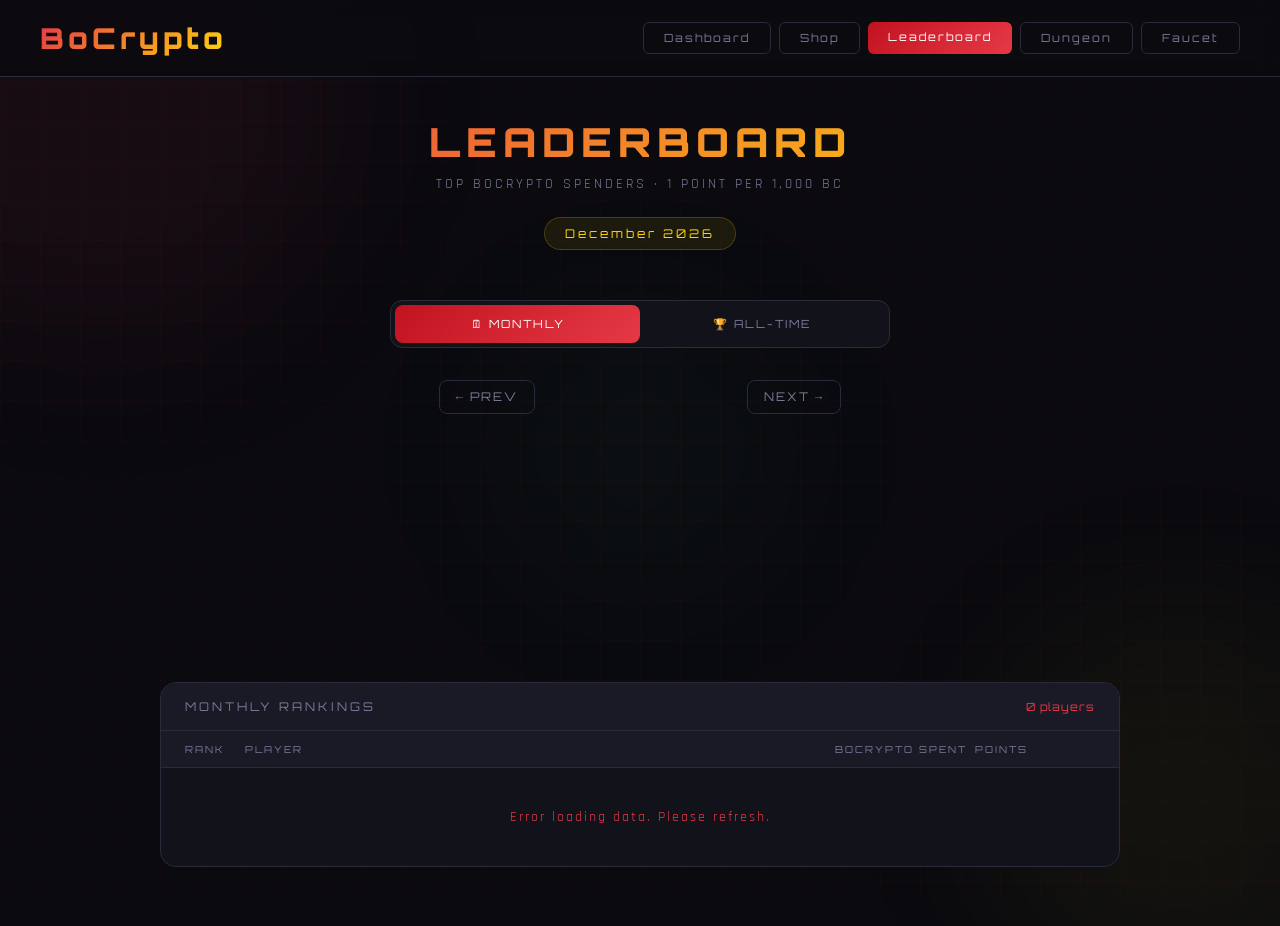
<file: bocrypto/leaderboard.html>
<!DOCTYPE html>
<html lang="en">
<head>
<meta charset="UTF-8">
<meta name="viewport" content="width=device-width, initial-scale=1.0">
<title>BoCrypto — Leaderboard</title>
<link href="https://fonts.googleapis.com/css2?family=Orbitron:wght@400;700;900&family=Rajdhani:wght@300;400;600&display=swap" rel="stylesheet">
<style>
  * { margin:0; padding:0; box-sizing:border-box; }
  :root { --red:#e63946; --red-dark:#c1121f; --gold:#ffd60a; --bg:#0a0a0f; --surface:#12121a; --surface2:#1a1a26; --border:#2a2a3a; --text:#e8e8f0; --text-dim:#7a7a9a; --green:#50c878; --silver:#c0c0c0; --bronze:#cd7f32; }
  body { font-family:'Rajdhani',sans-serif; background:var(--bg); color:var(--text); min-height:100vh; position:relative; overflow-x:hidden; }
  body::before { content:''; position:fixed; inset:0; background-image:linear-gradient(rgba(230,57,70,0.03) 1px,transparent 1px),linear-gradient(90deg,rgba(230,57,70,0.03) 1px,transparent 1px); background-size:40px 40px; animation:gridMove 20s linear infinite; pointer-events:none; z-index:0; }
  @keyframes gridMove { 0%{transform:translateY(0)} 100%{transform:translateY(40px)} }
  .orb { position:fixed; border-radius:50%; filter:blur(80px); pointer-events:none; z-index:0; }
  .orb-1 { width:500px; height:500px; background:rgba(230,57,70,0.06); top:-150px; left:-150px; animation:float1 10s ease-in-out infinite; }
  .orb-2 { width:400px; height:400px; background:rgba(255,214,10,0.04); bottom:-100px; right:-100px; animation:float2 12s ease-in-out infinite; }
  .orb-3 { width:300px; height:300px; background:rgba(80,200,120,0.03); top:50%; left:50%; transform:translate(-50%,-50%); animation:float3 15s ease-in-out infinite; }
  @keyframes float1 { 0%,100%{transform:translate(0,0)} 50%{transform:translate(40px,40px)} }
  @keyframes float2 { 0%,100%{transform:translate(0,0)} 50%{transform:translate(-30px,-30px)} }
  @keyframes float3 { 0%,100%{transform:translate(-50%,-50%) scale(1)} 50%{transform:translate(-50%,-50%) scale(1.2)} }

  /* HEADER */
  .header { position:relative; z-index:10; display:flex; align-items:center; justify-content:space-between; padding:20px 40px; border-bottom:1px solid var(--border); background:rgba(10,10,15,0.8); backdrop-filter:blur(10px); flex-wrap:wrap; gap:12px; }
  .logo-text { font-family:'Orbitron',monospace; font-size:1.8rem; font-weight:900; letter-spacing:4px; background:linear-gradient(135deg,var(--red) 0%,var(--gold) 100%); -webkit-background-clip:text; -webkit-text-fill-color:transparent; background-clip:text; text-decoration:none; }
  .nav-links { display:flex; gap:8px; flex-wrap:wrap; }
  .nav-btn { padding:8px 20px; border-radius:6px; font-family:'Orbitron',monospace; font-size:0.7rem; letter-spacing:2px; cursor:pointer; transition:all 0.2s; text-decoration:none; border:1px solid var(--border); color:var(--text-dim); background:none; }
  .nav-btn:hover { border-color:var(--red); color:var(--red); }
  .nav-btn.active { background:linear-gradient(135deg,var(--red-dark),var(--red)); border:none; color:white; }

  /* MAIN */
  .main { position:relative; z-index:10; max-width:1000px; margin:0 auto; padding:40px 20px; }

  /* HERO */
  .hero { text-align:center; margin-bottom:50px; animation:fadeDown 0.6s ease both; }
  .hero-title { font-family:'Orbitron',monospace; font-size:2.5rem; font-weight:900; letter-spacing:6px; background:linear-gradient(135deg,var(--red),var(--gold)); -webkit-background-clip:text; -webkit-text-fill-color:transparent; background-clip:text; margin-bottom:8px; }
  .hero-sub { font-size:0.9rem; color:var(--text-dim); letter-spacing:3px; text-transform:uppercase; margin-bottom:24px; }
  .month-badge { display:inline-block; background:rgba(255,214,10,0.08); border:1px solid rgba(255,214,10,0.2); color:var(--gold); font-family:'Orbitron',monospace; font-size:0.75rem; letter-spacing:3px; padding:8px 20px; border-radius:30px; }

  /* TABS */
  .tabs { display:flex; gap:0; background:var(--surface); border:1px solid var(--border); border-radius:12px; padding:4px; margin-bottom:32px; max-width:500px; margin-left:auto; margin-right:auto; }
  .tab { flex:1; padding:12px; text-align:center; font-family:'Orbitron',monospace; font-size:0.7rem; letter-spacing:2px; border-radius:8px; cursor:pointer; transition:all 0.2s; color:var(--text-dim); border:none; background:none; }
  .tab.active { background:linear-gradient(135deg,var(--red-dark),var(--red)); color:white; }
  .tab:not(.active):hover { color:var(--text); }

  /* TOP 3 PODIUM */
  .podium { display:flex; align-items:flex-end; justify-content:center; gap:16px; margin-bottom:40px; min-height:200px; }
  .podium-item { display:flex; flex-direction:column; align-items:center; gap:8px; animation:fadeUp 0.6s ease both; }
  .podium-item:nth-child(1) { animation-delay:0.2s; }
  .podium-item:nth-child(2) { animation-delay:0s; }
  .podium-item:nth-child(3) { animation-delay:0.4s; }

  .podium-crown { font-size:2rem; }
  .podium-avatar { width:60px; height:60px; border-radius:50%; display:flex; align-items:center; justify-content:center; font-family:'Orbitron',monospace; font-size:1.4rem; font-weight:900; color:white; position:relative; }
  .podium-avatar.gold-av { background:linear-gradient(135deg,#b8860b,var(--gold)); box-shadow:0 0 20px rgba(255,214,10,0.4); }
  .podium-avatar.silver-av { background:linear-gradient(135deg,#808080,var(--silver)); box-shadow:0 0 20px rgba(192,192,192,0.3); }
  .podium-avatar.bronze-av { background:linear-gradient(135deg,#8b4513,var(--bronze)); box-shadow:0 0 20px rgba(205,127,50,0.3); }
  .podium-name { font-family:'Orbitron',monospace; font-size:0.75rem; letter-spacing:1px; color:var(--text); }
  .podium-pts { font-family:'Orbitron',monospace; font-size:0.9rem; font-weight:900; }
  .podium-pts.gold-pts { color:var(--gold); }
  .podium-pts.silver-pts { color:var(--silver); }
  .podium-pts.bronze-pts { color:var(--bronze); }
  .podium-spent { font-size:0.7rem; color:var(--text-dim); letter-spacing:1px; }

  .podium-block { border-radius:8px 8px 0 0; width:100px; display:flex; align-items:center; justify-content:center; font-family:'Orbitron',monospace; font-size:1.5rem; font-weight:900; }
  .podium-block.first { height:100px; background:linear-gradient(135deg,rgba(255,214,10,0.2),rgba(255,214,10,0.05)); border:1px solid rgba(255,214,10,0.3); color:var(--gold); }
  .podium-block.second { height:70px; background:linear-gradient(135deg,rgba(192,192,192,0.15),rgba(192,192,192,0.03)); border:1px solid rgba(192,192,192,0.2); color:var(--silver); }
  .podium-block.third { height:50px; background:linear-gradient(135deg,rgba(205,127,50,0.15),rgba(205,127,50,0.03)); border:1px solid rgba(205,127,50,0.2); color:var(--bronze); }

  /* LEADERBOARD TABLE */
  .board { background:var(--surface); border:1px solid var(--border); border-radius:16px; overflow:hidden; }
  .board-header { background:var(--surface2); padding:16px 24px; border-bottom:1px solid var(--border); display:flex; align-items:center; justify-content:space-between; }
  .board-title { font-family:'Orbitron',monospace; font-size:0.75rem; letter-spacing:3px; color:var(--text-dim); }
  .board-count { font-family:'Orbitron',monospace; font-size:0.7rem; color:var(--red); letter-spacing:1px; }

  .board-row { display:grid; grid-template-columns:60px 1fr 140px 120px; align-items:center; padding:16px 24px; border-bottom:1px solid var(--border); transition:background 0.2s; animation:fadeIn 0.4s ease both; }
  .board-row:last-child { border-bottom:none; }
  .board-row:hover { background:rgba(255,255,255,0.02); }
  .board-row.top1 { background:rgba(255,214,10,0.04); }
  .board-row.top2 { background:rgba(192,192,192,0.03); }
  .board-row.top3 { background:rgba(205,127,50,0.03); }

  .board-th { display:grid; grid-template-columns:60px 1fr 140px 120px; padding:12px 24px; background:var(--surface2); border-bottom:1px solid var(--border); }
  .th { font-family:'Orbitron',monospace; font-size:0.6rem; letter-spacing:2px; color:var(--text-dim); text-transform:uppercase; }

  .rank-num { font-family:'Orbitron',monospace; font-size:1.1rem; font-weight:900; }
  .rank-num.r1 { color:var(--gold); }
  .rank-num.r2 { color:var(--silver); }
  .rank-num.r3 { color:var(--bronze); }
  .rank-num.rn { color:var(--text-dim); }

  .user-cell { display:flex; align-items:center; gap:12px; }
  .user-av { width:36px; height:36px; border-radius:50%; background:linear-gradient(135deg,var(--red-dark),var(--red)); display:flex; align-items:center; justify-content:center; font-family:'Orbitron',monospace; font-size:0.9rem; font-weight:900; color:white; flex-shrink:0; }
  .user-av.av1 { background:linear-gradient(135deg,#b8860b,var(--gold)); }
  .user-av.av2 { background:linear-gradient(135deg,#808080,var(--silver)); }
  .user-av.av3 { background:linear-gradient(135deg,#8b4513,var(--bronze)); }
  .user-name { font-family:'Orbitron',monospace; font-size:0.85rem; color:var(--text); }
  .user-name span { color:var(--text-dim); font-size:0.75rem; }

  .spent-cell { font-family:'Orbitron',monospace; font-size:0.85rem; color:var(--text-dim); }
  .spent-cell strong { color:var(--gold); }

  .pts-cell { display:flex; align-items:center; gap:8px; }
  .pts-val { font-family:'Orbitron',monospace; font-size:1rem; font-weight:900; color:var(--red); }
  .pts-label { font-size:0.65rem; color:var(--text-dim); letter-spacing:1px; }

  .empty-state { text-align:center; padding:60px; color:var(--text-dim); font-size:0.9rem; letter-spacing:2px; }
  .loading-state { text-align:center; padding:40px; color:var(--text-dim); font-size:0.85rem; letter-spacing:2px; animation:pulse 1.5s ease-in-out infinite; }

  /* LAST UPDATED */
  .last-updated { text-align:center; margin-top:20px; font-size:0.75rem; color:var(--text-dim); letter-spacing:1px; }

  @keyframes fadeDown { from{opacity:0;transform:translateY(-20px)} to{opacity:1;transform:translateY(0)} }
  @keyframes fadeUp { from{opacity:0;transform:translateY(20px)} to{opacity:1;transform:translateY(0)} }
  @keyframes fadeIn { from{opacity:0} to{opacity:1} }
  @keyframes pulse { 0%,100%{opacity:1} 50%{opacity:0.4} }

  @media(max-width:600px) {
    .header { padding:16px 20px; }
    .hero-title { font-size:1.8rem; }
    .board-row,.board-th { grid-template-columns:50px 1fr 100px; }
    .board-row > .spent-cell,.board-th > .th:nth-child(3) { display:none; }
    .podium { gap:8px; }
    .podium-block { width:80px; }
    .podium-avatar { width:48px; height:48px; font-size:1.1rem; }
  }
</style>
</head>
<body>
<div class="orb orb-1"></div>
<div class="orb orb-2"></div>
<div class="orb orb-3"></div>

<!-- HEADER -->
<div class="header">
  <a href="index.html" class="logo-text">BoCrypto</a>
  <div class="nav-links">
    <a href="index.html" class="nav-btn">Dashboard</a>
    <a href="shop.html" class="nav-btn">Shop</a>
    <span class="nav-btn active">Leaderboard</span>
    <a href="dungeon.html" class="nav-btn">Dungeon</a>
    <a href="faucet.html" class="nav-btn">Faucet</a>
  </div>
</div>

<!-- MAIN -->
<div class="main">
  <div class="hero">
    <div class="hero-title">LEADERBOARD</div>
    <div class="hero-sub">Top BoCrypto Spenders · 1 point per 1,000 BC</div>
    <div class="month-badge" id="monthBadge">Loading...</div>
  </div>

  <!-- TABS -->
  <div class="tabs" style="margin-bottom:32px;">
    <button class="tab active" id="tab-monthly" onclick="switchTab('monthly')">🗓 MONTHLY</button>
    <button class="tab" id="tab-alltime" onclick="switchTab('alltime')">🏆 ALL-TIME</button>
  </div>

  <!-- MONTH NAV (visible only on monthly tab) -->
  <div id="monthNav" style="display:flex;align-items:center;justify-content:center;gap:16px;margin-bottom:28px;">
    <button onclick="prevMonth()" style="background:none;border:1px solid var(--border);color:var(--text-dim);padding:8px 16px;border-radius:8px;font-family:'Orbitron',monospace;font-size:0.75rem;letter-spacing:2px;cursor:pointer;transition:all 0.2s;" onmouseover="this.style.borderColor='var(--red)';this.style.color='var(--red)'" onmouseout="this.style.borderColor='var(--border)';this.style.color='var(--text-dim)'">← PREV</button>
    <div id="monthNavLabel" style="font-family:'Orbitron',monospace;font-size:0.85rem;letter-spacing:3px;color:var(--text);min-width:180px;text-align:center;"></div>
    <button onclick="nextMonth()" id="nextMonthBtn" style="background:none;border:1px solid var(--border);color:var(--text-dim);padding:8px 16px;border-radius:8px;font-family:'Orbitron',monospace;font-size:0.75rem;letter-spacing:2px;cursor:pointer;transition:all 0.2s;" onmouseover="this.style.borderColor='var(--red)';this.style.color='var(--red)'" onmouseout="this.style.borderColor='var(--border)';this.style.color='var(--text-dim)'">NEXT →</button>
  </div>

  <!-- PODIUM (top 3) -->
  <div class="podium" id="podium"></div>

  <!-- TABLE -->
  <div class="board">
    <div class="board-header">
      <div class="board-title" id="boardTitle">MONTHLY RANKINGS</div>
      <div class="board-count" id="boardCount">— players</div>
    </div>
    <div class="board-th">
      <div class="th">Rank</div>
      <div class="th">Player</div>
      <div class="th">BoCrypto Spent</div>
      <div class="th">Points</div>
    </div>
    <div id="boardRows"><div class="loading-state">Loading leaderboard...</div></div>
  </div>

  <div class="last-updated" id="lastUpdated"></div>
</div>

<script>
  const SHOP_OWNER = 'bokica80';
  let currentTab = 'monthly';
  let monthlyData = [];
  let alltimeData = [];
  let allPurchases = [];

  // Platni tokeni + konverzija u BoCrypto ekvivalent (ista kao shop.html)
  const PAYMENT_RATES = { BOCRYPTO: 1, BPW: 1000, BCM: 1000000 };
  const SATOSHI_TO_UNIT = { BOCRYPTO: 1, BPW: 0.00000001, BCM: 1 };
  const PURCHASE_TOKENS = ['BOCRYPTO', 'BPW', 'BCM'];
  const BO_CRYPTO_PER_POINT = 1000;
  const HISTORY_PAGE_SIZE = 500;
  const RESET_PAGE_SIZE = 1000;
  const MAX_HISTORY_PAGES = 100;
  let currentResetTimestamp = null;
  let isRefreshing = false;
  function toBoCrypto(amount, sym) {
    return (amount || 0) * (PAYMENT_RATES[sym] || 0) / (SATOSHI_TO_UNIT[sym] || 1);
  }
  function toPoints(spent) {
    return spent / BO_CRYPTO_PER_POINT;
  }
  function parseHiveTimestamp(timestamp) {
    if (typeof timestamp === 'number') return timestamp;
    if (typeof timestamp !== 'string') return NaN;
    const hasTimezone = /(?:Z|[+-]\d{2}:?\d{2})$/i.test(timestamp);
    return Date.parse(hasTimezone ? timestamp : timestamp + 'Z') / 1000;
  }

  // Month navigation state
  let now = new Date();
  const months = ['January','February','March','April','May','June','July','August','September','October','November','December'];
  let viewYear = now.getFullYear();
  let viewMonth = now.getMonth(); // 0-indexed

  document.getElementById('monthBadge').textContent = months[now.getMonth()] + ' ' + now.getFullYear();

  function syncCurrentMonth() {
    const current = new Date();
    if (viewYear === now.getFullYear() && viewMonth === now.getMonth()) {
      viewYear = current.getFullYear();
      viewMonth = current.getMonth();
    }
    now = current;
  }

  function prevMonth() {
    syncCurrentMonth();
    viewMonth--;
    if (viewMonth < 0) { viewMonth = 11; viewYear--; }
    updateMonthNav();
    computeMonthlyData();
    renderBoard();
  }

  function nextMonth() {
    syncCurrentMonth();
    if (viewYear === now.getFullYear() && viewMonth >= now.getMonth()) {
      updateMonthNav();
      return;
    }
    viewMonth++;
    if (viewMonth > 11) { viewMonth = 0; viewYear++; }
    updateMonthNav();
    computeMonthlyData();
    renderBoard();
  }

  function updateMonthNav() {
    document.getElementById('monthNavLabel').textContent = months[viewMonth] + ' ' + viewYear;
    document.getElementById('monthBadge').textContent = months[viewMonth] + ' ' + viewYear;
    const isCurrentMonth = viewYear === now.getFullYear() && viewMonth === now.getMonth();
    const nextBtn = document.getElementById('nextMonthBtn');
    nextBtn.style.opacity = isCurrentMonth ? '0.3' : '1';
    nextBtn.style.cursor = isCurrentMonth ? 'not-allowed' : 'pointer';
  }

  function computeMonthlyData(resetTimestamp = currentResetTimestamp) {
    const startOfViewMonth = new Date(viewYear, viewMonth, 1).getTime() / 1000;
    const endOfViewMonth = new Date(viewYear, viewMonth + 1, 1).getTime() / 1000;
    let monthStart = startOfViewMonth;
    // Apply reset only for current month
    if (resetTimestamp && viewYear === now.getFullYear() && viewMonth === now.getMonth()) {
      if (resetTimestamp > startOfViewMonth) monthStart = resetTimestamp;
    }
    const monthlyMap = {};
    allPurchases
      .filter(tx => tx.timestamp >= monthStart && tx.timestamp < endOfViewMonth)
      .forEach(tx => {
        if (!monthlyMap[tx.from]) monthlyMap[tx.from] = 0;
        monthlyMap[tx.from] += tx.bcValue || 0;
      });
    monthlyData = Object.entries(monthlyMap)
      .map(([user, spent]) => ({ user, spent, points: toPoints(spent) }))
      .sort((a, b) => b.spent - a.spent);
  }

  // ── FETCH DATA ──
  async function fetchJson(url, options) {
    let timeout;
    const request = fetch(url, options).then(async response => {
      if (!response.ok) throw new Error('Request failed with status ' + response.status);
      const data = await response.json();
      if (data && data.error) throw new Error('API request failed');
      return data;
    });
    const deadline = new Promise((resolve, reject) => {
      timeout = setTimeout(() => reject(new Error('Request timed out')), 20000);
    });
    try {
      return await Promise.race([request, deadline]);
    } finally {
      clearTimeout(timeout);
    }
  }

  async function fetchHistoryPage(symbol, offset) {
    const url = 'https://accounts.hive-engine.com/accountHistory?account=' + encodeURIComponent(SHOP_OWNER) + '&symbol=' + encodeURIComponent(symbol) + '&limit=' + HISTORY_PAGE_SIZE + '&offset=' + offset;
    const data = await fetchJson(url);
    if (!Array.isArray(data)) throw new Error('Invalid history response');
    return data;
  }

  async function fetchTokenHistory(symbol) {
    const history = [];
    for (let page = 0; page < MAX_HISTORY_PAGES; page++) {
      const batch = await fetchHistoryPage(symbol, page * HISTORY_PAGE_SIZE);
      history.push(...batch);
      if (batch.length < HISTORY_PAGE_SIZE) return history;
    }
    throw new Error('History page limit reached for ' + symbol);
  }

  async function fetchResetTimestamp() {
    try {
      const startOfMonth = new Date(now.getFullYear(), now.getMonth(), 1).getTime() / 1000;
      let start = -1;
      for (let page = 0; page < MAX_HISTORY_PAGES; page++) {
        const resetData = await fetchJson('https://api.hive.blog', {
          method: 'POST',
          headers: {'Content-Type':'application/json'},
          body: JSON.stringify({ jsonrpc:'2.0', method:'condenser_api.get_account_history', params:[SHOP_OWNER, start, RESET_PAGE_SIZE], id:1 })
        });
        if (!Array.isArray(resetData.result) || !resetData.result.length) return null;
        const resetTimestamps = resetData.result
          .map(([, op]) => op)
          .filter(op => Array.isArray(op.op) && op.op[0] === 'custom_json' && op.op[1] && op.op[1].id === 'bocrypto-reset')
          .map(op => {
            try {
              const data = JSON.parse(op.op[1].json);
              return { ts: parseHiveTimestamp(op.timestamp), data };
            } catch(e) {
              return null;
            }
          })
          .filter(result => result && result.data && result.data.action === 'monthly_reset' && Number.isFinite(result.ts) && result.ts >= startOfMonth)
          .map(result => result.ts);
        if (resetTimestamps.length) return Math.max(...resetTimestamps);
        const pageTimestamps = resetData.result
          .map(([, op]) => parseHiveTimestamp(op.timestamp))
          .filter(Number.isFinite);
        if (!pageTimestamps.length || Math.min(...pageTimestamps) < startOfMonth || resetData.result.length < RESET_PAGE_SIZE) return null;
        const nextStart = Number(resetData.result[0][0]);
        if (!Number.isInteger(nextStart) || nextStart === start) return null;
        start = nextStart;
      }
      return null;
    } catch(e) {
      return null;
    }
  }

  async function fetchLeaderboard() {
    if (isRefreshing) return;
    isRefreshing = true;
    syncCurrentMonth();
    try {
      const historyRequests = PURCHASE_TOKENS.map(async symbol => {
        try {
          return { data: await fetchTokenHistory(symbol), error: null };
        } catch(error) {
          return { data: [], error };
        }
      });
      const [historyResults, resetTimestamp] = await Promise.all([
        Promise.all(historyRequests),
        fetchResetTimestamp()
      ]);
      const failedHistories = historyResults.filter(result => result.error);
      if (failedHistories.length === historyResults.length) throw failedHistories[0].error;

      const histories = historyResults
        .filter(result => !result.error)
        .map(result => result.data);
      const allHistory = histories.reduce((records, history) => records.concat(history), []);
      const seen = new Set();
      allPurchases = allHistory
        .filter(tx => {
          const transactionId = tx._id || tx.transactionId || [tx.blockNumber, tx.timestamp, tx.from, tx.to, tx.symbol, tx.quantity, tx.memo].join(':');
          const id = tx.symbol + ':' + transactionId;
          const quantity = Number(tx.quantity);
          const timestamp = Number(tx.timestamp);
          const memo = typeof tx.memo === 'string' ? tx.memo : '';
          if (seen.has(id) || tx.operation !== 'tokens_transfer') return false;
          if (String(tx.to || '').toLowerCase() !== SHOP_OWNER) return false;
          if (!tx.from || String(tx.from).toLowerCase() === SHOP_OWNER) return false;
          if (!memo.startsWith('BoCrypto Shop:')) return false;
          if (!Number.isFinite(quantity) || quantity <= 0 || !Number.isFinite(timestamp)) return false;
          if (PAYMENT_RATES[tx.symbol] === undefined) return false;
          seen.add(id);
          return true;
        })
        .map(tx => ({ ...tx, from: String(tx.from).toLowerCase(), bcValue: toBoCrypto(Number(tx.quantity), tx.symbol) }));

      const alltimeMap = {};
      allPurchases.forEach(tx => {
        if (!alltimeMap[tx.from]) alltimeMap[tx.from] = 0;
        alltimeMap[tx.from] += tx.bcValue;
      });
      alltimeData = Object.entries(alltimeMap)
        .map(([user, spent]) => ({ user, spent, points: toPoints(spent) }))
        .sort((a, b) => b.spent - a.spent);

      if (resetTimestamp !== null) currentResetTimestamp = resetTimestamp;
      computeMonthlyData(currentResetTimestamp);
      updateMonthNav();
      document.getElementById('lastUpdated').textContent = 'Last updated: ' + new Date().toLocaleTimeString() + (failedHistories.length ? ' (partial data)' : '');
      renderBoard();
    } catch(e) {
      document.getElementById('boardCount').textContent = '0 players';
      document.getElementById('podium').innerHTML = '';
      document.getElementById('boardRows').innerHTML = '<div class="loading-state" style="color:var(--red)">Error loading data. Please refresh.</div>';
    } finally {
      isRefreshing = false;
    }
  }

  // ── SWITCH TAB ──
  function switchTab(tab) {
    currentTab = tab;
    document.getElementById('tab-monthly').className = 'tab' + (tab==='monthly' ? ' active' : '');
    document.getElementById('tab-alltime').className = 'tab' + (tab==='alltime' ? ' active' : '');
    document.getElementById('boardTitle').textContent = tab === 'monthly' ? 'MONTHLY RANKINGS' : 'ALL-TIME TOP SPENDERS';
    document.getElementById('monthNav').style.display = tab === 'monthly' ? 'flex' : 'none';
    document.getElementById('monthBadge').textContent = tab === 'monthly'
      ? months[viewMonth] + ' ' + viewYear
      : 'All Time';
    renderBoard();
  }

  // ── RENDER ──
  function renderBoard() {
    const data = currentTab === 'monthly' ? monthlyData : alltimeData;
    document.getElementById('boardCount').textContent = data.length + ' players';

    // PODIUM (top 3)
    renderPodium(data.slice(0, 3));

    // TABLE (from rank 4 onwards, top 3 already in podium)
    const rows = data.slice(3);
    const rowsEl = document.getElementById('boardRows');

    if (!data.length) {
      rowsEl.innerHTML = '<div class="empty-state">No BoCrypto spending yet this ' + (currentTab==='monthly'?'month':'time') + '.</div>';
      return;
    }

    // Show all including top 3 in table
    rowsEl.innerHTML = data.map((entry, i) => {
      const rank = i + 1;
      const rankClass = rank===1?'r1':rank===2?'r2':rank===3?'r3':'rn';
      const rankEmoji = rank===1?'🥇':rank===2?'🥈':rank===3?'🥉':'#'+rank;
      const rowClass = rank===1?'top1':rank===2?'top2':rank===3?'top3':'';
      const avClass = rank===1?'av1':rank===2?'av2':rank===3?'av3':'';
      return `
        <div class="board-row ${rowClass}" style="animation-delay:${i*0.05}s">
          <div class="rank-num ${rankClass}">${rank <= 3 ? rankEmoji : '#'+rank}</div>
          <div class="user-cell">
            <div class="user-av ${avClass}">${entry.user[0].toUpperCase()}</div>
            <div class="user-name">@${entry.user}</div>
          </div>
          <div class="spent-cell"><strong>${Math.round(entry.spent).toLocaleString()}</strong> BC</div>
          <div class="pts-cell">
            <div class="pts-val">${entry.points.toFixed(2)}</div>
            <div class="pts-label">pts</div>
          </div>
        </div>
      `;
    }).join('');
  }

  function renderPodium(top) {
    const podium = document.getElementById('podium');
    if (!top.length) { podium.innerHTML = ''; return; }

    // Order: 2nd, 1st, 3rd for visual podium effect
    const configs = top[1]
      ? [
          { crown:'🥈', avClass:'silver-av', ptsClass:'silver-pts', blockClass:'second', blockNum:'2' },
          { crown:'🥇', avClass:'gold-av', ptsClass:'gold-pts', blockClass:'first', blockNum:'1' },
          { crown:'🥉', avClass:'bronze-av', ptsClass:'bronze-pts', blockClass:'third', blockNum:'3' }
        ]
      : [
          { crown:'🥇', avClass:'gold-av', ptsClass:'gold-pts', blockClass:'first', blockNum:'1' }
        ];

    const displayOrder = top[1] ? [top[1], top[0], top[2]].filter(Boolean) : [top[0]];
    const displayConfigs = top[1] ? configs : [configs[0]];

    podium.innerHTML = displayOrder.map((entry, i) => {
      if (!entry) return '';
      const cfg = displayConfigs[i];
      return `
        <div class="podium-item">
          <div class="podium-crown">${cfg.crown}</div>
          <div class="podium-avatar ${cfg.avClass}">${entry.user[0].toUpperCase()}</div>
          <div class="podium-name">@${entry.user}</div>
          <div class="podium-pts ${cfg.ptsClass}">${entry.points.toFixed(2)} pts</div>
          <div class="podium-spent">${Math.round(entry.spent).toLocaleString()} BC</div>
          <div class="podium-block ${cfg.blockClass}">${cfg.blockNum}</div>
        </div>
      `;
    }).join('');
  }

  // Init
  fetchLeaderboard();

  // Auto-refresh every 5 minutes
  setInterval(fetchLeaderboard, 5 * 60 * 1000);
</script>
</body>
</html>
</file>
